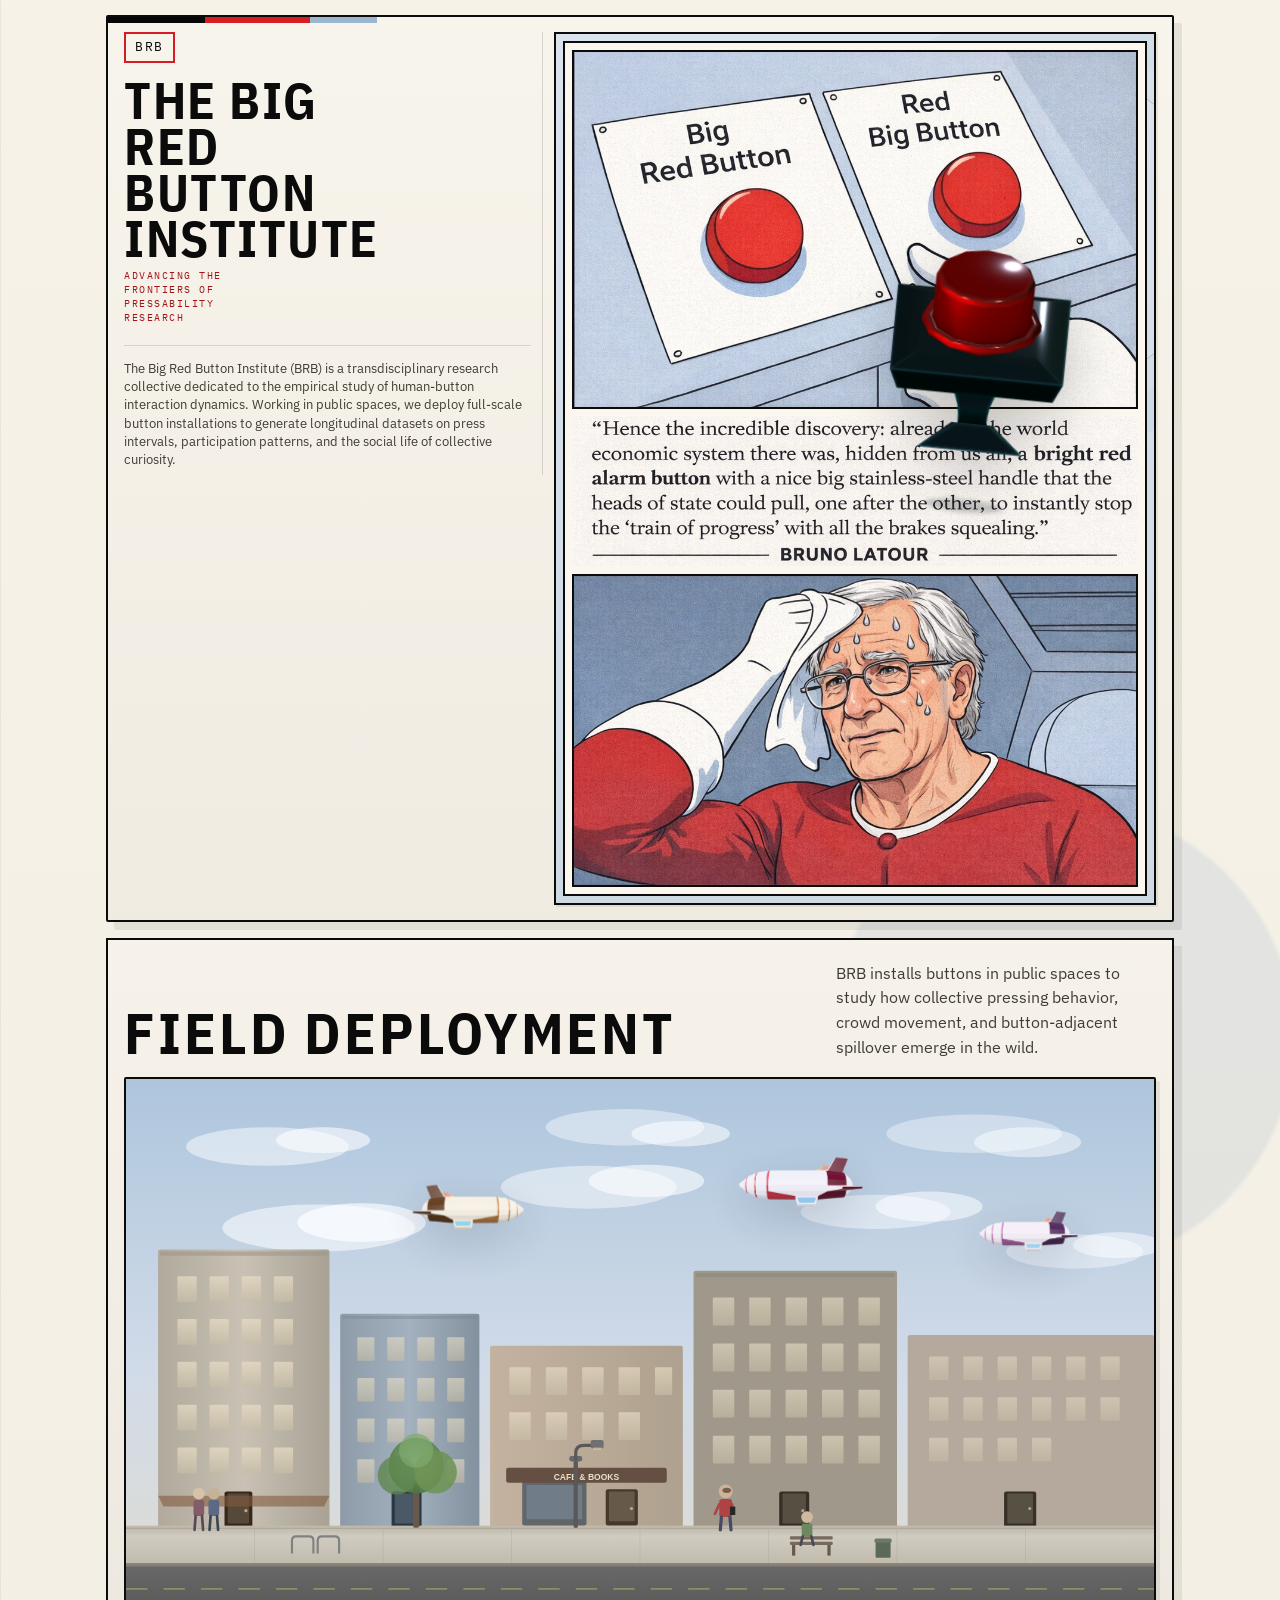
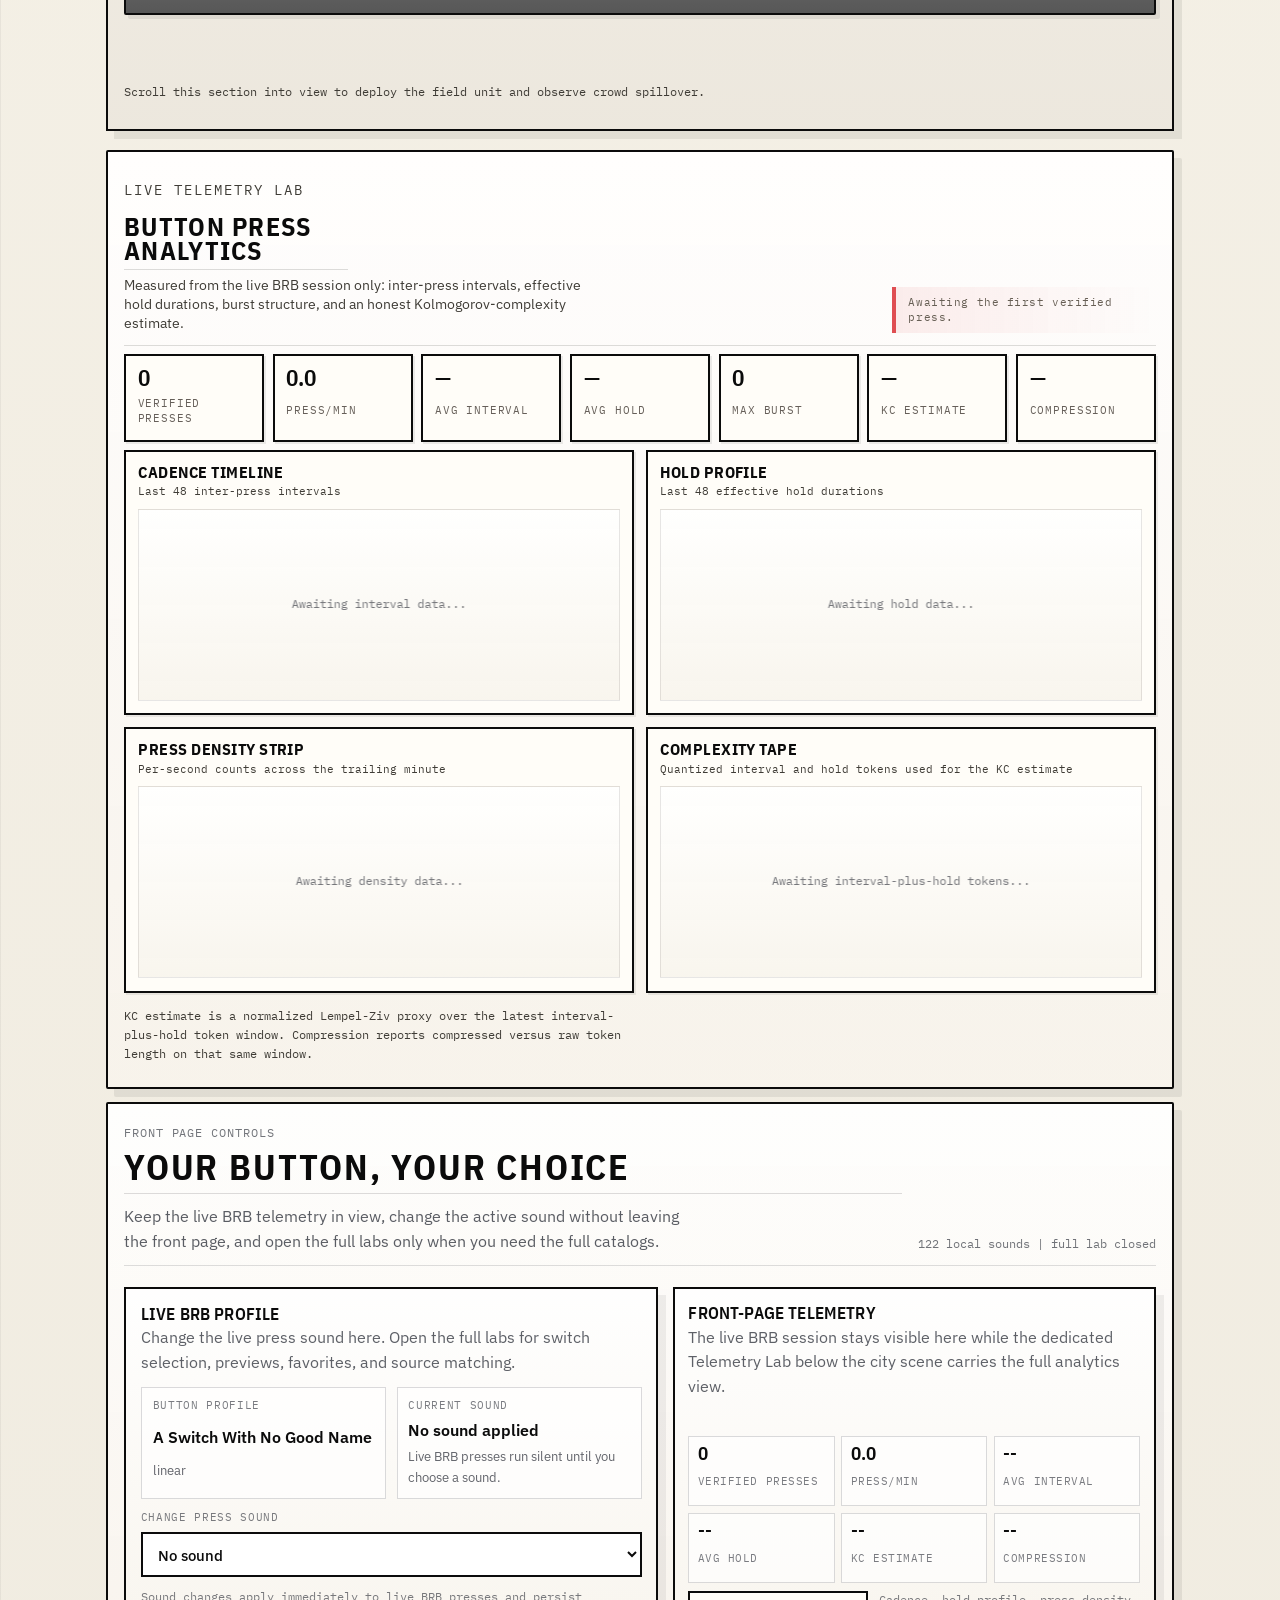
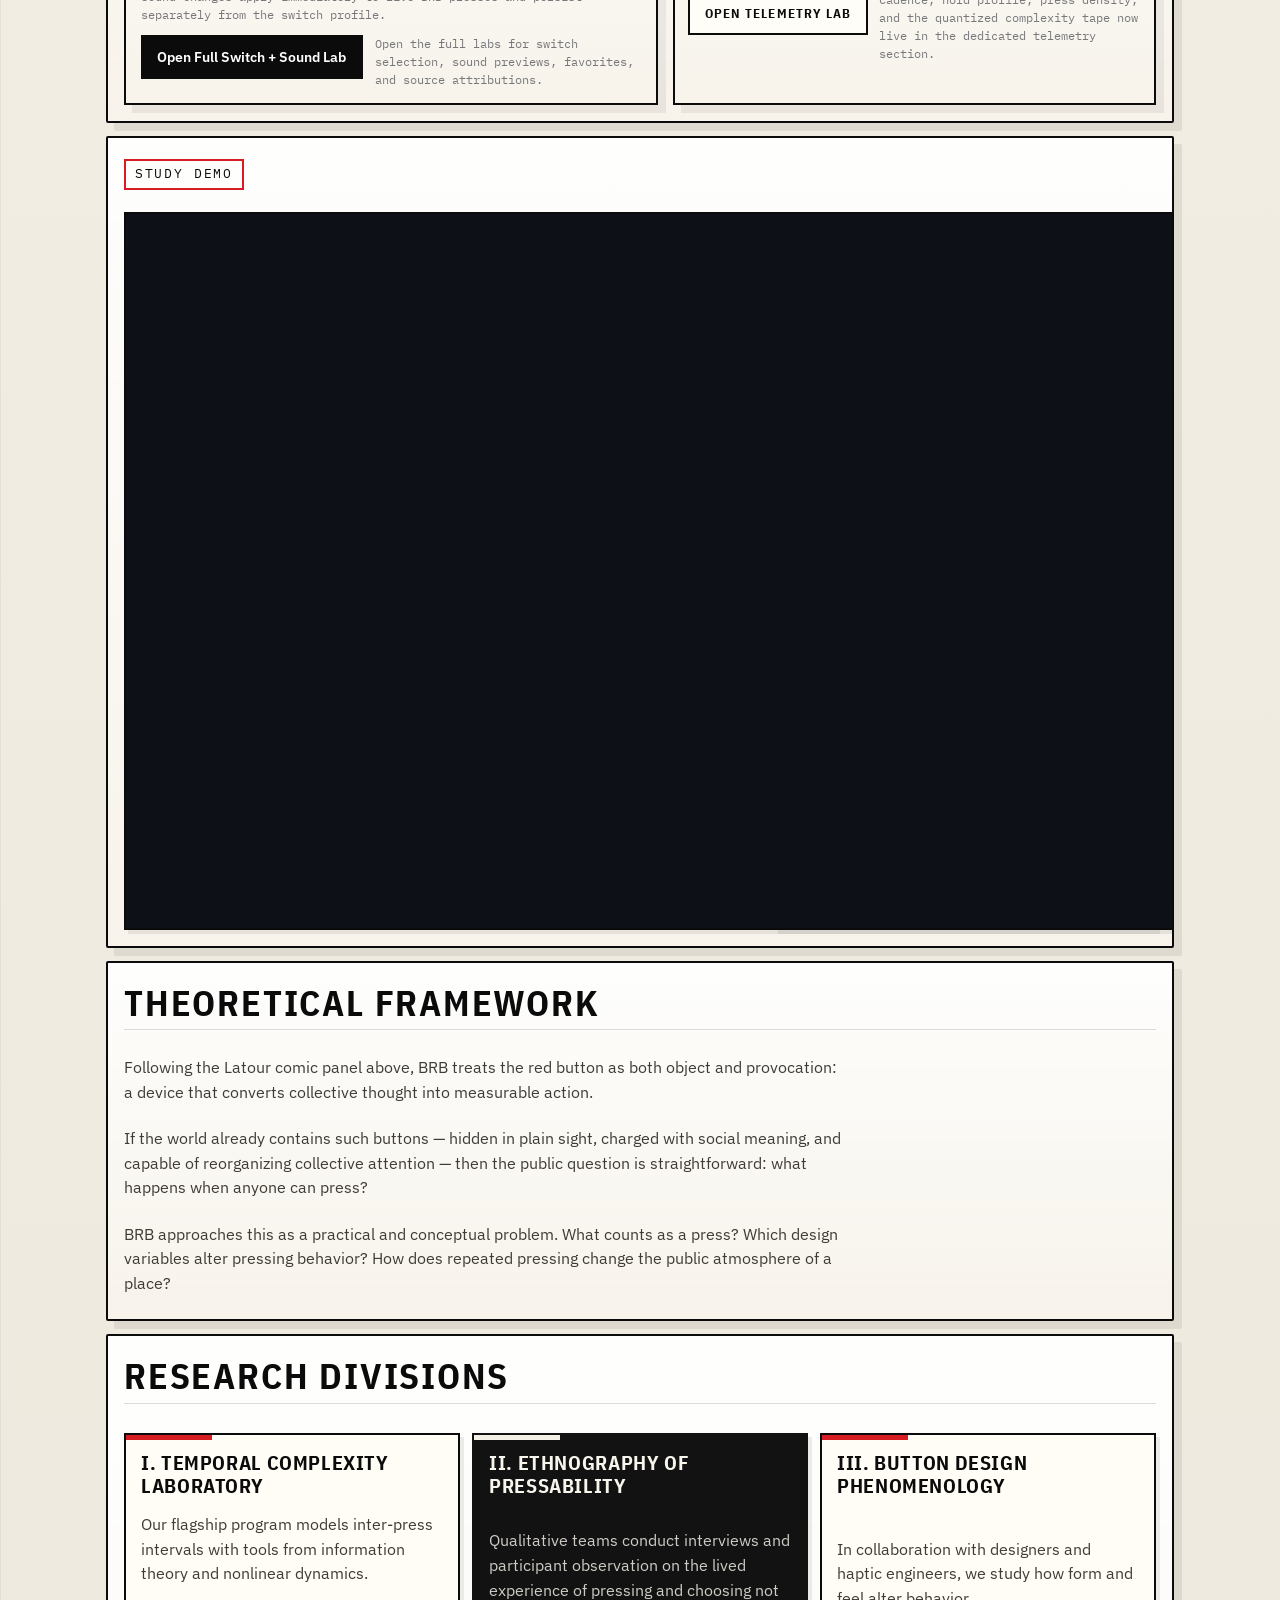
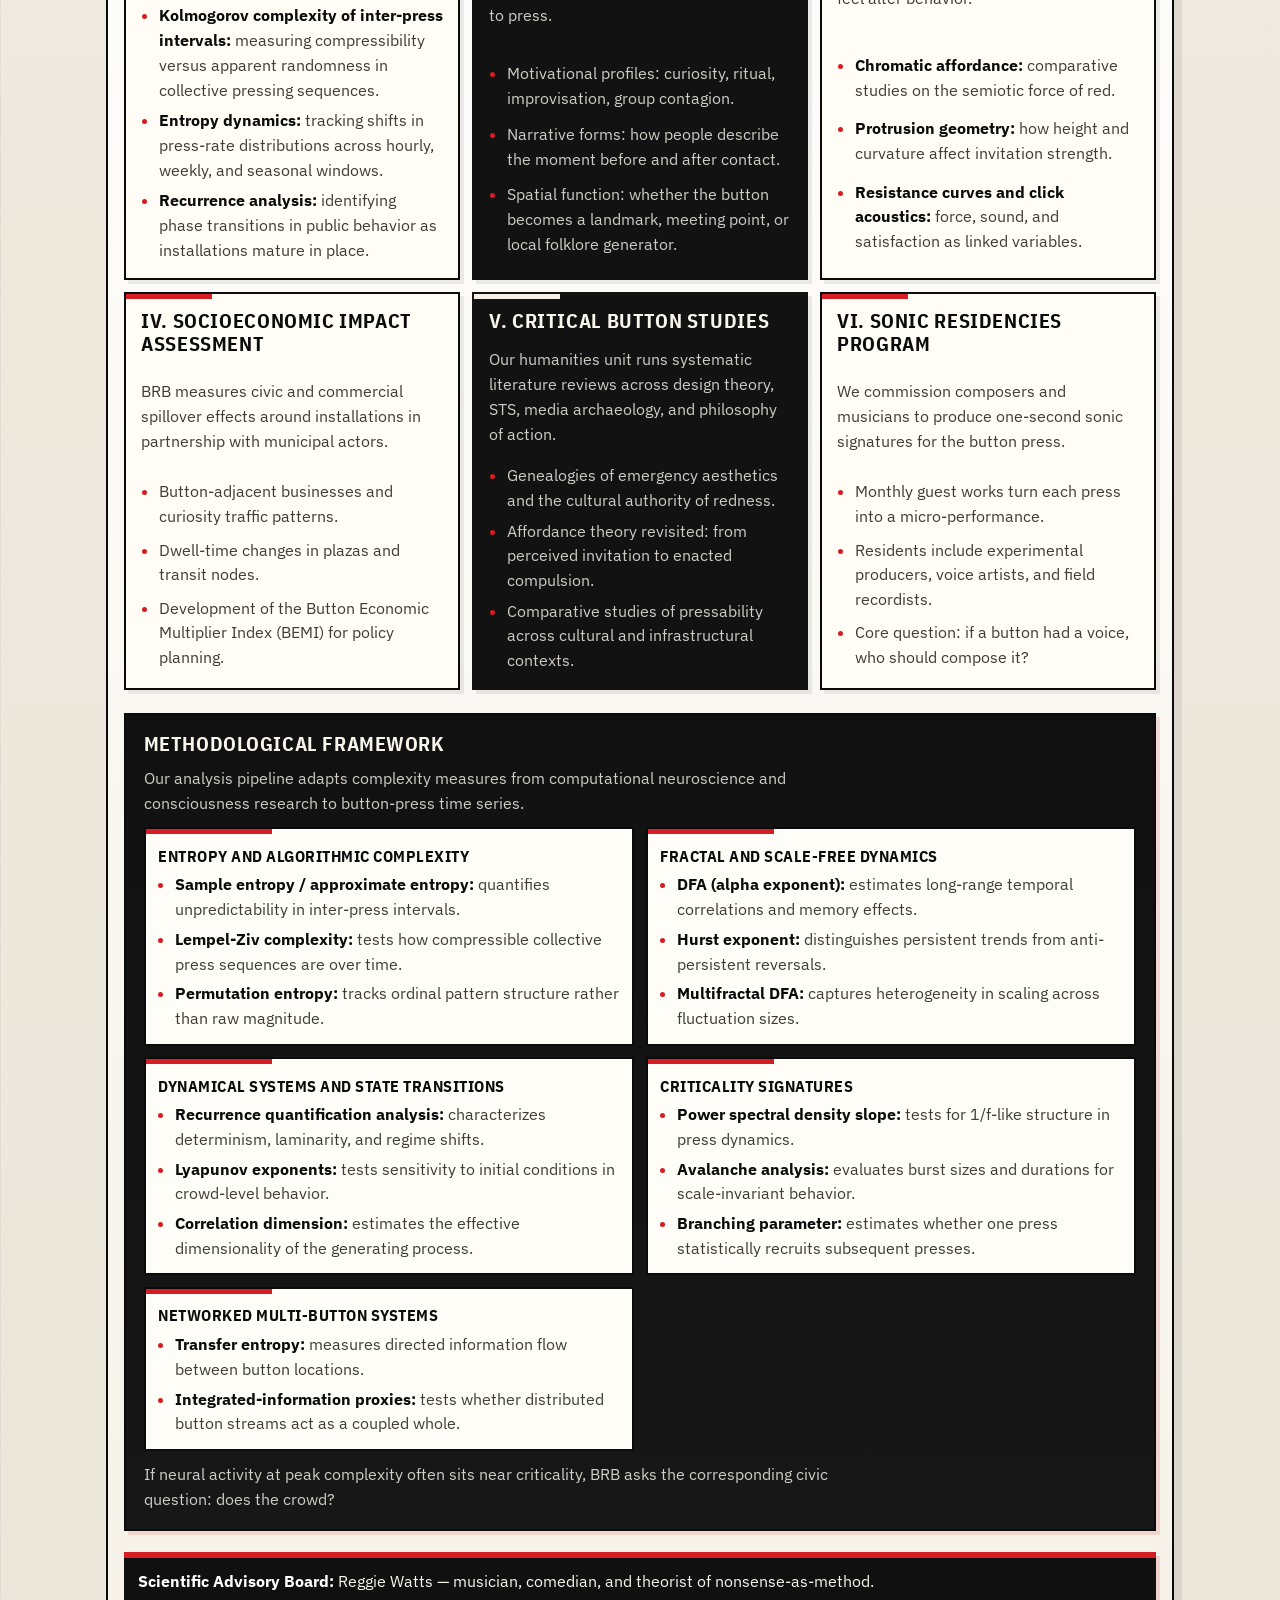
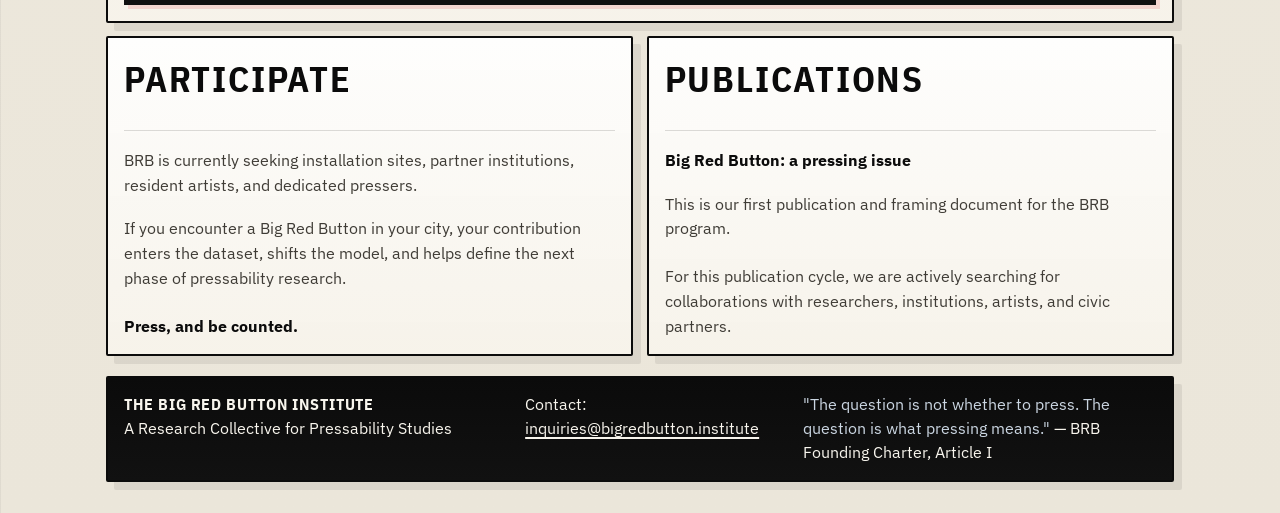
<file: index.html>
﻿<!doctype html>
<html lang="en">
<head>
  <meta charset="utf-8">
  <meta name="viewport" content="width=device-width, initial-scale=1">
  <title>The Big Red Button Institute (BRB)</title>
  <meta name="description" content="The Big Red Button Institute (BRB) studies public button pressing through computational, ethnographic, design, and artistic research.">
  <link rel="preconnect" href="https://fonts.googleapis.com">
  <link rel="preconnect" href="https://fonts.gstatic.com" crossorigin>
  <link href="https://fonts.googleapis.com/css2?family=IBM+Plex+Sans:wght@400;500;600;700&family=IBM+Plex+Sans+Condensed:wght@500;600;700&family=IBM+Plex+Mono:wght@400;500;600&display=swap" rel="stylesheet">

  <link rel="stylesheet" href="visual-workover.css?v=20260320a">
  <link rel="stylesheet" href="switch-lab.css?v=20260319a">
  <link rel="stylesheet" href="sound-lab.css?v=20260315a">
  <link rel="stylesheet" href="button-choice.css?v=20260319a">
  <script type="module" src="vendor/model-viewer.min.js"></script>
</head>
<body class="visual-workover">
  <canvas id="ambientCanvas"></canvas>
  <div class="screen-flash" id="screenFlash"></div>
  <div class="shockwave" id="pedestalShockwave"></div>
  <div class="pedestal-float" id="pedestalFloat" aria-label="Floating field button">
    <button class="pedestal-float__button" id="pedestalButton" type="button" aria-label="Press the floating field button">
      <span class="pedestal-float__stage" aria-hidden="true">
        <img
          class="pedestal-float__model"
          id="pedestalFrame"
          src="Images/poly-button-press-00.png"
          alt=""
          width="420"
          height="475"
          decoding="async"
          fetchpriority="high"
        >
      </span>
    </button>
  </div>

  <div class="shell">
    <header class="hero reveal">
      <div class="hero-top">
        <div class="hero-intro">
          <span class="eyebrow">BRB</span>
          <h1>The Big Red Button Institute</h1>
          <p class="subhead">Advancing the Frontiers of Pressability Research</p>
          <div class="hero-mission">
            <p>The Big Red Button Institute (BRB) is a transdisciplinary research collective dedicated to the empirical study of human-button interaction dynamics. Working in public spaces, we deploy full-scale button installations to generate longitudinal datasets on press intervals, participation patterns, and the social life of collective curiosity.</p>
          </div>
        </div>
        <figure class="hero-latour">
          <div class="hero-latour__page" role="img" aria-label="Bruno Latour comic panel with a bright red alarm button.">
            <img class="hero-latour__slice hero-latour__slice--top" src="Images/Latour-top-panel.png" alt="">
            <img class="hero-latour__slice hero-latour__slice--quote" src="Images/Latour-quote-block.png" alt="">
            <img class="hero-latour__slice hero-latour__slice--bottom" src="Images/Latour-bottom-panel.png" alt="">
          </div>
        </figure>
      </div>
    </header>

    <section class="field-section reveal" id="fieldSection">
      <div class="field-header">
        <h2>Field Deployment</h2>
        <p>BRB installs buttons in public spaces to study how collective pressing behavior, crowd movement, and button-adjacent spillover emerge in the wild.</p>
      </div>
      <div class="scene-wrap" id="sceneWrap">
        <svg class="street-svg" viewBox="0 -80 960 500" xmlns="http://www.w3.org/2000/svg" preserveAspectRatio="xMidYMid slice">
          <defs>
            <linearGradient id="skyG" x1="0" y1="0" x2="0" y2="1"><stop offset="0%" stop-color="#a8c4e0"></stop><stop offset="55%" stop-color="#cdd9e8"></stop><stop offset="100%" stop-color="#ddd8cc"></stop></linearGradient>
            <linearGradient id="bldgA" x1="0" y1="0" x2="1" y2="0"><stop offset="0%" stop-color="#b0a898"></stop><stop offset="50%" stop-color="#c7bfb0"></stop><stop offset="100%" stop-color="#a8a090"></stop></linearGradient>
            <linearGradient id="bldgB" x1="0" y1="0" x2="1" y2="0"><stop offset="0%" stop-color="#8b9aaa"></stop><stop offset="50%" stop-color="#a0b0c0"></stop><stop offset="100%" stop-color="#8090a0"></stop></linearGradient>
            <linearGradient id="bldgC" x1="0" y1="0" x2="1" y2="0"><stop offset="0%" stop-color="#c4b09a"></stop><stop offset="100%" stop-color="#b0a08a"></stop></linearGradient>
            <linearGradient id="sidewalkG" x1="0" y1="0" x2="0" y2="1"><stop offset="0%" stop-color="#d4cfc2"></stop><stop offset="100%" stop-color="#bfb8a8"></stop></linearGradient>
            <linearGradient id="roadG" x1="0" y1="0" x2="0" y2="1"><stop offset="0%" stop-color="#6a6a6a"></stop><stop offset="100%" stop-color="#585858"></stop></linearGradient>
            <radialGradient id="treeG" cx="50%" cy="40%" r="55%"><stop offset="0%" stop-color="#7aab65"></stop><stop offset="70%" stop-color="#5a8a48"></stop><stop offset="100%" stop-color="#4a7a3a"></stop></radialGradient>
            <linearGradient id="winG" x1="0" y1="0" x2="0" y2="1"><stop offset="0%" stop-color="#e8dcc0"></stop><stop offset="100%" stop-color="#c8bca0"></stop></linearGradient>
            <linearGradient id="groundSh" x1="0" y1="0" x2="0" y2="1"><stop offset="0%" stop-color="rgba(60,50,40,.15)"></stop><stop offset="100%" stop-color="rgba(60,50,40,0)"></stop></linearGradient>
          </defs>
          <rect x="0" y="-80" width="960" height="500" fill="url(#skyG)"></rect>
          <ellipse cx="132" cy="-16" rx="76" ry="18" fill="rgba(255,255,255,.44)"></ellipse><ellipse cx="184" cy="-22" rx="44" ry="12" fill="rgba(255,255,255,.55)"></ellipse>
          <ellipse cx="466" cy="-34" rx="74" ry="17" fill="rgba(255,255,255,.38)"></ellipse><ellipse cx="518" cy="-28" rx="46" ry="12" fill="rgba(255,255,255,.5)"></ellipse>
          <ellipse cx="792" cy="-28" rx="82" ry="18" fill="rgba(255,255,255,.34)"></ellipse><ellipse cx="842" cy="-20" rx="50" ry="14" fill="rgba(255,255,255,.42)"></ellipse>
          <ellipse cx="180" cy="60" rx="90" ry="22" fill="rgba(255,255,255,.5)"></ellipse><ellipse cx="220" cy="55" rx="60" ry="18" fill="rgba(255,255,255,.6)"></ellipse>
          <ellipse cx="432" cy="22" rx="82" ry="20" fill="rgba(255,255,255,.42)"></ellipse><ellipse cx="486" cy="16" rx="54" ry="15" fill="rgba(255,255,255,.54)"></ellipse>
          <ellipse cx="700" cy="45" rx="70" ry="16" fill="rgba(255,255,255,.4)"></ellipse><ellipse cx="750" cy="40" rx="50" ry="14" fill="rgba(255,255,255,.5)"></ellipse>
          <ellipse cx="886" cy="82" rx="64" ry="16" fill="rgba(255,255,255,.36)"></ellipse><ellipse cx="926" cy="76" rx="42" ry="12" fill="rgba(255,255,255,.46)"></ellipse>
          <rect x="30" y="80" width="160" height="260" rx="2" fill="url(#bldgA)"></rect><rect x="32" y="82" width="156" height="4" fill="rgba(160,150,135,.6)"></rect>
          <g fill="url(#winG)" opacity=".7"><rect x="48" y="105" width="18" height="24" rx="1"></rect><rect x="78" y="105" width="18" height="24" rx="1"></rect><rect x="108" y="105" width="18" height="24" rx="1"></rect><rect x="138" y="105" width="18" height="24" rx="1"></rect><rect x="48" y="145" width="18" height="24" rx="1"></rect><rect x="78" y="145" width="18" height="24" rx="1"></rect><rect x="108" y="145" width="18" height="24" rx="1"></rect><rect x="138" y="145" width="18" height="24" rx="1"></rect><rect x="48" y="185" width="18" height="24" rx="1"></rect><rect x="78" y="185" width="18" height="24" rx="1"></rect><rect x="108" y="185" width="18" height="24" rx="1"></rect><rect x="138" y="185" width="18" height="24" rx="1"></rect><rect x="48" y="225" width="18" height="24" rx="1"></rect><rect x="78" y="225" width="18" height="24" rx="1"></rect><rect x="108" y="225" width="18" height="24" rx="1"></rect><rect x="138" y="225" width="18" height="24" rx="1"></rect><rect x="48" y="265" width="18" height="24" rx="1"></rect><rect x="78" y="265" width="18" height="24" rx="1"></rect><rect x="108" y="265" width="18" height="24" rx="1"></rect><rect x="138" y="265" width="18" height="24" rx="1"></rect></g>
          <rect x="92" y="306" width="26" height="34" rx="2" fill="#3a2a1a"></rect><rect x="95" y="308" width="20" height="28" rx="1" fill="#5a4a38"></rect><circle cx="112" cy="324" r="1.5" fill="#c0a870"></circle>
          <path d="M30,310 L190,310 L185,320 L35,320 Z" fill="#8a5a3a" opacity=".6"></path>
          <rect x="200" y="140" width="130" height="200" rx="2" fill="url(#bldgB)"></rect><rect x="202" y="142" width="126" height="3" fill="rgba(120,140,160,.5)"></rect>
          <g fill="url(#winG)" opacity=".6"><rect x="216" y="162" width="16" height="22" rx="1"></rect><rect x="244" y="162" width="16" height="22" rx="1"></rect><rect x="272" y="162" width="16" height="22" rx="1"></rect><rect x="300" y="162" width="16" height="22" rx="1"></rect><rect x="216" y="200" width="16" height="22" rx="1"></rect><rect x="244" y="200" width="16" height="22" rx="1"></rect><rect x="272" y="200" width="16" height="22" rx="1"></rect><rect x="300" y="200" width="16" height="22" rx="1"></rect><rect x="216" y="238" width="16" height="22" rx="1"></rect><rect x="244" y="238" width="16" height="22" rx="1"></rect><rect x="272" y="238" width="16" height="22" rx="1"></rect><rect x="300" y="238" width="16" height="22" rx="1"></rect><rect x="216" y="276" width="16" height="22" rx="1"></rect><rect x="244" y="276" width="16" height="22" rx="1"></rect><rect x="272" y="276" width="16" height="22" rx="1"></rect><rect x="300" y="276" width="16" height="22" rx="1"></rect></g>
          <rect x="248" y="306" width="28" height="34" rx="2" fill="#2a3a4a"></rect><rect x="251" y="308" width="22" height="28" rx="1" fill="#4a5a6a"></rect><circle cx="270" cy="324" r="1.5" fill="#a0b0c0"></circle>
          <rect x="340" y="170" width="180" height="170" rx="2" fill="url(#bldgC)"></rect>
          <rect x="370" y="296" width="60" height="42" rx="2" fill="#3a4a5a" opacity=".7"></rect><rect x="374" y="300" width="52" height="32" rx="1" fill="#87a5c0" opacity=".35"></rect>
          <rect x="355" y="284" width="150" height="14" rx="2" fill="#6a5040"></rect><text x="430" y="295" text-anchor="middle" font-family="'Manrope',sans-serif" font-size="8" fill="#e8dcc0" font-weight="700">CAFE &amp; BOOKS</text>
          <g fill="url(#winG)" opacity=".65"><rect x="358" y="190" width="20" height="26" rx="1"></rect><rect x="392" y="190" width="20" height="26" rx="1"></rect><rect x="426" y="190" width="20" height="26" rx="1"></rect><rect x="460" y="190" width="20" height="26" rx="1"></rect><rect x="494" y="190" width="16" height="26" rx="1"></rect><rect x="358" y="232" width="20" height="26" rx="1"></rect><rect x="392" y="232" width="20" height="26" rx="1"></rect><rect x="426" y="232" width="20" height="26" rx="1"></rect><rect x="460" y="232" width="20" height="26" rx="1"></rect></g>
          <rect x="448" y="304" width="30" height="34" rx="2" fill="#4a3a2a"></rect><rect x="451" y="306" width="24" height="28" rx="1" fill="#6a5a48"></rect><circle cx="472" cy="322" r="1.5" fill="#c0a880"></circle>
          <rect x="530" y="100" width="190" height="240" rx="2" fill="#a09888"></rect><rect x="532" y="102" width="186" height="4" fill="rgba(140,130,118,.5)"></rect>
          <g fill="url(#winG)" opacity=".6"><rect x="548" y="125" width="20" height="26" rx="1"></rect><rect x="582" y="125" width="20" height="26" rx="1"></rect><rect x="616" y="125" width="20" height="26" rx="1"></rect><rect x="650" y="125" width="20" height="26" rx="1"></rect><rect x="684" y="125" width="20" height="26" rx="1"></rect><rect x="548" y="168" width="20" height="26" rx="1"></rect><rect x="582" y="168" width="20" height="26" rx="1"></rect><rect x="616" y="168" width="20" height="26" rx="1"></rect><rect x="650" y="168" width="20" height="26" rx="1"></rect><rect x="684" y="168" width="20" height="26" rx="1"></rect><rect x="548" y="211" width="20" height="26" rx="1"></rect><rect x="582" y="211" width="20" height="26" rx="1"></rect><rect x="616" y="211" width="20" height="26" rx="1"></rect><rect x="650" y="211" width="20" height="26" rx="1"></rect><rect x="684" y="211" width="20" height="26" rx="1"></rect><rect x="548" y="254" width="20" height="26" rx="1"></rect><rect x="582" y="254" width="20" height="26" rx="1"></rect><rect x="616" y="254" width="20" height="26" rx="1"></rect><rect x="650" y="254" width="20" height="26" rx="1"></rect><rect x="684" y="254" width="20" height="26" rx="1"></rect></g>
          <rect x="610" y="306" width="28" height="34" rx="2" fill="#3a3028"></rect><rect x="613" y="308" width="22" height="28" rx="1" fill="#5a5040"></rect><circle cx="632" cy="324" r="1.5" fill="#b0a080"></circle>
          <rect x="730" y="160" width="230" height="180" rx="2" fill="#b4a898"></rect>
          <g fill="url(#winG)" opacity=".5"><rect x="750" y="180" width="18" height="22" rx="1"></rect><rect x="782" y="180" width="18" height="22" rx="1"></rect><rect x="814" y="180" width="18" height="22" rx="1"></rect><rect x="846" y="180" width="18" height="22" rx="1"></rect><rect x="878" y="180" width="18" height="22" rx="1"></rect><rect x="910" y="180" width="18" height="22" rx="1"></rect><rect x="750" y="218" width="18" height="22" rx="1"></rect><rect x="782" y="218" width="18" height="22" rx="1"></rect><rect x="814" y="218" width="18" height="22" rx="1"></rect><rect x="846" y="218" width="18" height="22" rx="1"></rect><rect x="878" y="218" width="18" height="22" rx="1"></rect><rect x="910" y="218" width="18" height="22" rx="1"></rect><rect x="750" y="256" width="18" height="22" rx="1"></rect><rect x="782" y="256" width="18" height="22" rx="1"></rect><rect x="814" y="256" width="18" height="22" rx="1"></rect><rect x="846" y="256" width="18" height="22" rx="1"></rect></g>
          <rect x="820" y="306" width="30" height="34" rx="2" fill="#3a3228"></rect><rect x="823" y="308" width="24" height="28" rx="1" fill="#5a5242"></rect><circle cx="844" cy="322" r="1.5" fill="#b0a080"></circle>
          <rect x="0" y="340" width="960" height="35" fill="url(#sidewalkG)"></rect><rect x="0" y="338" width="960" height="3" fill="#c0b8a5"></rect>
          <g stroke="rgba(160,150,135,.3)" stroke-width=".8"><line x1="120" y1="342" x2="120" y2="375"></line><line x1="240" y1="342" x2="240" y2="375"></line><line x1="360" y1="342" x2="360" y2="375"></line><line x1="480" y1="342" x2="480" y2="375"></line><line x1="600" y1="342" x2="600" y2="375"></line><line x1="720" y1="342" x2="720" y2="375"></line><line x1="840" y1="342" x2="840" y2="375"></line></g>
          <rect x="0" y="340" width="960" height="8" fill="url(#groundSh)"></rect>
          <rect x="0" y="375" width="960" height="45" fill="url(#roadG)"></rect>
          <g stroke="#d4cc60" stroke-width="1.5" stroke-dasharray="20 15" opacity=".4"><line x1="0" y1="397" x2="960" y2="397"></line></g>
          <rect x="0" y="373" width="960" height="3" fill="#8a8070"></rect>
          <rect x="418" y="275" width="4" height="65" rx="1" fill="#5a5a5a"></rect><rect x="414" y="273" width="12" height="5" rx="2" fill="#6a6a6a"></rect>
          <path d="M420,276 L420,270 Q420,263 428,263 L438,263" fill="none" stroke="#5a5a5a" stroke-width="3" stroke-linecap="round"></path>
          <rect x="434" y="258" width="12" height="8" rx="2" fill="#707070"></rect><rect x="436" y="265" width="8" height="2" fill="#ffeeaa" opacity=".4"></rect>
          <rect x="268" y="296" width="6" height="44" rx="2" fill="#6a5a4a"></rect>
          <circle cx="271" cy="282" r="26" fill="url(#treeG)" opacity=".9"></circle><circle cx="253" cy="291" r="18" fill="#5a8a48" opacity=".8"></circle><circle cx="289" cy="288" r="20" fill="#68964a" opacity=".85"></circle><circle cx="271" cy="268" r="16" fill="#7aab65" opacity=".7"></circle>
          <g transform="translate(620,348)"><rect x="0" y="0" width="40" height="3" rx="1" fill="#7a6a5a"></rect><rect x="0" y="5" width="40" height="3" rx="1" fill="#7a6a5a"></rect><rect x="2" y="8" width="3" height="10" fill="#6a5a4a"></rect><rect x="35" y="8" width="3" height="10" fill="#6a5a4a"></rect></g>
          <g transform="translate(155,352)"><path d="M0,12 L0,0 Q0,-4 4,-4 L16,-4 Q20,-4 20,0 L20,12" fill="none" stroke="#808080" stroke-width="2"></path><path d="M24,12 L24,0 Q24,-4 28,-4 L40,-4 Q44,-4 44,0 L44,12" fill="none" stroke="#808080" stroke-width="2"></path></g>
          <g transform="translate(700,348)"><rect x="0" y="4" width="14" height="16" rx="1" fill="#5a6a5a"></rect><rect x="-1" y="2" width="16" height="4" rx="1.5" fill="#6a7a6a"></rect></g>
          <ellipse id="landingSpot" cx="500" cy="362" rx="11.2" ry="2.1" fill="rgba(223,44,44,0)" stroke="rgba(223,44,44,0)" stroke-width="1" stroke-dasharray="3 2"></ellipse>
          <g id="person1"><circle cx="0" cy="-24" r="6" fill="#e0c8a0"></circle><ellipse cx="-1" cy="-25" rx="3" ry="2" fill="#5a4030" opacity=".7"></ellipse><rect x="-5" y="-18" width="10" height="16" rx="2.5" fill="#4a6a8a"></rect><line x1="-3" y1="-2" x2="-5" y2="10" stroke="#3a4a5a" stroke-width="3" stroke-linecap="round"></line><line x1="3" y1="-2" x2="5" y2="10" stroke="#3a4a5a" stroke-width="3" stroke-linecap="round"></line><line x1="-5" y1="-14" x2="-9" y2="-4" stroke="#4a6a8a" stroke-width="2.5" stroke-linecap="round"></line><line x1="5" y1="-14" x2="9" y2="-4" stroke="#4a6a8a" stroke-width="2.5" stroke-linecap="round"></line></g>
          <g id="person2"><circle cx="0" cy="-26" r="6.5" fill="#d4b090"></circle><ellipse cx="1" cy="-27" rx="4" ry="2.5" fill="#3a2a1a" opacity=".6"></ellipse><rect x="-6" y="-19" width="12" height="17" rx="2.5" fill="#c04040"></rect><line x1="-4" y1="-2" x2="-5" y2="10" stroke="#4a4a6a" stroke-width="3" stroke-linecap="round"></line><line x1="4" y1="-2" x2="5" y2="10" stroke="#4a4a6a" stroke-width="3" stroke-linecap="round"></line><line x1="-6" y1="-14" x2="-10" y2="-5" stroke="#c04040" stroke-width="2.5" stroke-linecap="round"></line><line x1="6" y1="-14" x2="6" y2="-6" stroke="#c04040" stroke-width="2.5" stroke-linecap="round"></line><rect x="4" y="-12" width="5" height="8" rx=".5" fill="#2a2a2a"></rect></g>
          <g id="person3"><circle cx="0" cy="-24" r="6" fill="#c0a888"></circle><ellipse cx="0" cy="-26" rx="5" ry="3" fill="#2a2a3a" opacity=".5"></ellipse><rect x="-5" y="-18" width="10" height="16" rx="2.5" fill="#5a5a7a"></rect><line x1="-3" y1="-2" x2="-4" y2="10" stroke="#4a4a5a" stroke-width="3" stroke-linecap="round"></line><line x1="3" y1="-2" x2="5" y2="10" stroke="#4a4a5a" stroke-width="3" stroke-linecap="round"></line><line x1="-5" y1="-14" x2="-8" y2="-3" stroke="#5a5a7a" stroke-width="2.5" stroke-linecap="round"></line><line x1="5" y1="-14" x2="8" y2="-3" stroke="#5a5a7a" stroke-width="2.5" stroke-linecap="round"></line></g>
          <g id="person4">
            <g id="person4Bubble" display="none" opacity="0">
              <path d="M34,-40 L46,-24 L58,-40" fill="rgba(255,252,246,.96)" stroke="rgba(26,30,40,.18)" stroke-width="1"></path>
              <rect x="20" y="-188" width="268" height="158" rx="12" fill="rgba(255,252,246,.96)" stroke="rgba(26,30,40,.18)" stroke-width="1"></rect>
              <text id="person4Speaker" x="40" y="-165" fill="#df2c2c" font-family="'IBM Plex Mono',monospace" font-size="7.4" font-weight="700">Reggie Watts</text>
              <text id="person4Quote" x="40" y="-135" fill="#1a1e28" font-family="'IBM Plex Mono',monospace" font-size="9.2" font-weight="700">
                <tspan x="40" dy="0">Locate the red probability disc.</tspan>
              </text>
              <text id="person4Role" x="40" y="-54" fill="#7a7164" font-family="'IBM Plex Mono',monospace" font-size="6.8" font-weight="600">Scientific Advisory Board</text>
            </g>
            <rect x="-6" y="-18" width="12" height="17" rx="2.5" fill="#7a3d33"></rect>
            <line x1="-4" y1="-2" x2="-6" y2="10" stroke="#47394b" stroke-width="3" stroke-linecap="round"></line>
            <line x1="4" y1="-2" x2="6" y2="10" stroke="#47394b" stroke-width="3" stroke-linecap="round"></line>
            <line x1="-6" y1="-14" x2="-10" y2="-5" stroke="#7a3d33" stroke-width="2.5" stroke-linecap="round"></line>
            <line x1="6" y1="-14" x2="10" y2="-6" stroke="#7a3d33" stroke-width="2.5" stroke-linecap="round"></line>
            <rect x="-6.5" y="-10" width="13" height="3" rx="1.5" fill="#a13b2f" opacity=".85"></rect>
            <image href="Images/ReggieWatts/reggiewatts.png" x="-34" y="-60" width="68" height="68" preserveAspectRatio="xMidYMid meet"></image>
          </g>
          <g transform="translate(636,344)"><circle cx="0" cy="-14" r="5.5" fill="#d0b898"></circle><rect x="-5" y="-8" width="10" height="12" rx="2" fill="#6a8a5a"></rect><line x1="-4" y1="4" x2="-6" y2="12" stroke="#4a4a5a" stroke-width="2.5" stroke-linecap="round"></line><line x1="4" y1="4" x2="6" y2="12" stroke="#4a4a5a" stroke-width="2.5" stroke-linecap="round"></line></g>
          <g transform="translate(68,332)"><circle cx="0" cy="-24" r="5.5" fill="#d8c0a0"></circle><rect x="-5" y="-18" width="10" height="15" rx="2" fill="#8a5a6a"></rect><line x1="-3" y1="-3" x2="-4" y2="10" stroke="#5a4a5a" stroke-width="2.5" stroke-linecap="round"></line><line x1="3" y1="-3" x2="4" y2="10" stroke="#5a4a5a" stroke-width="2.5" stroke-linecap="round"></line></g>
          <g transform="translate(82,332)"><circle cx="0" cy="-24" r="5.5" fill="#c8b090"></circle><rect x="-5" y="-18" width="10" height="15" rx="2" fill="#5a6a8a"></rect><line x1="-3" y1="-3" x2="-4" y2="10" stroke="#3a4a5a" stroke-width="2.5" stroke-linecap="round"></line><line x1="3" y1="-3" x2="4" y2="10" stroke="#3a4a5a" stroke-width="2.5" stroke-linecap="round"></line></g>
          <g id="crowdLayer"></g>
          <g id="dollarNetworkLayer"></g>
          <g id="dollarLayer"></g>
        </svg>
        <div class="scene-airships" id="sceneAirships" aria-hidden="true"></div>
        <div class="scene-dock-halo" id="sceneDockHalo" aria-hidden="true"></div>
        <div class="scene-status" id="sceneStatus">FIELD UNIT DEPLOYING...</div>
      </div>
      <div class="bemi-bar" id="bemiBar">
        <span>Button Economic Multiplier Index:</span>
        <span class="bemi-val" id="bemiVal">0.00</span>
      </div>
      <p class="field-caption" id="fieldCaption">Scroll this section into view to deploy the field unit and observe crowd spillover.</p>
    </section>

    <main class="stack">
      <section class="panel reveal telemetry-lab-panel" id="telemetryLabPanel" aria-labelledby="telemetryLabTitle">
        <div class="telemetry-lab-panel__head">
          <div class="telemetry-lab-panel__copy">
            <p class="mono telemetry-lab-panel__kicker">Live Telemetry Lab</p>
            <h2 id="telemetryLabTitle">Button Press Analytics</h2>
            <p class="telemetry-lab-panel__lede">Measured from the live BRB session only: inter-press intervals, effective hold durations, burst structure, and an honest Kolmogorov-complexity estimate.</p>
          </div>
          <p class="telemetry-lab-panel__status" id="telemetryLabStatus">Awaiting the first verified press.</p>
        </div>
        <div class="telemetry-lab-summary" aria-label="Telemetry summary">
          <div class="telemetry-lab-summary__item">
            <div class="telemetry-lab-summary__value" id="telemetryLabCount">0</div>
            <div class="telemetry-lab-summary__label">Verified presses</div>
          </div>
          <div class="telemetry-lab-summary__item">
            <div class="telemetry-lab-summary__value" id="telemetryLabRate">0.0</div>
            <div class="telemetry-lab-summary__label">Press/min</div>
          </div>
          <div class="telemetry-lab-summary__item">
            <div class="telemetry-lab-summary__value" id="telemetryLabAvgInterval">--</div>
            <div class="telemetry-lab-summary__label">Avg interval</div>
          </div>
          <div class="telemetry-lab-summary__item">
            <div class="telemetry-lab-summary__value" id="telemetryLabAvgHold">--</div>
            <div class="telemetry-lab-summary__label">Avg hold</div>
          </div>
          <div class="telemetry-lab-summary__item">
            <div class="telemetry-lab-summary__value" id="telemetryLabBurst">0</div>
            <div class="telemetry-lab-summary__label">Max burst</div>
          </div>
          <div class="telemetry-lab-summary__item">
            <div class="telemetry-lab-summary__value" id="telemetryLabComplexity">--</div>
            <div class="telemetry-lab-summary__label">KC estimate</div>
          </div>
          <div class="telemetry-lab-summary__item">
            <div class="telemetry-lab-summary__value" id="telemetryLabCompression">--</div>
            <div class="telemetry-lab-summary__label">Compression</div>
          </div>
        </div>
        <div class="telemetry-lab-grid">
          <article class="telemetry-lab-card" aria-labelledby="telemetryLabCadenceTitle">
            <div class="telemetry-lab-card__head">
              <h3 id="telemetryLabCadenceTitle">Cadence Timeline</h3>
              <p>Last 48 inter-press intervals</p>
            </div>
            <canvas id="telemetryLabCadence" aria-label="Inter-press interval timeline"></canvas>
          </article>
          <article class="telemetry-lab-card" aria-labelledby="telemetryLabHoldTitle">
            <div class="telemetry-lab-card__head">
              <h3 id="telemetryLabHoldTitle">Hold Profile</h3>
              <p>Last 48 effective hold durations</p>
            </div>
            <canvas id="telemetryLabHold" aria-label="Press hold duration profile"></canvas>
          </article>
          <article class="telemetry-lab-card" aria-labelledby="telemetryLabDensityTitle">
            <div class="telemetry-lab-card__head">
              <h3 id="telemetryLabDensityTitle">Press Density Strip</h3>
              <p>Per-second counts across the trailing minute</p>
            </div>
            <canvas id="telemetryLabDensity" aria-label="Per-second press density across the trailing minute"></canvas>
          </article>
          <article class="telemetry-lab-card" aria-labelledby="telemetryLabTapeTitle">
            <div class="telemetry-lab-card__head">
              <h3 id="telemetryLabTapeTitle">Complexity Tape</h3>
              <p>Quantized interval and hold tokens used for the KC estimate</p>
            </div>
            <canvas id="telemetryLabTape" aria-label="Quantized interval and hold token tape"></canvas>
          </article>
        </div>
        <p class="telemetry-lab-panel__note">KC estimate is a normalized Lempel-Ziv proxy over the latest interval-plus-hold token window. Compression reports compressed versus raw token length on that same window.</p>
      </section>

      <section class="panel reveal button-choice-panel" id="buttonChoicePanel" aria-labelledby="buttonChoiceTitle">
        <div class="button-choice-panel__head">
          <div class="button-choice-panel__copy">
            <p class="mono button-choice-panel__kicker">Front Page Controls</p>
            <h2 class="button-choice-panel__title" id="buttonChoiceTitle">Your Button, Your Choice</h2>
            <p class="button-choice-panel__lede">Keep the live BRB telemetry in view, change the active sound without leaving the front page, and open the full labs only when you need the full catalogs.</p>
          </div>
          <div class="button-choice-panel__meta" id="buttonChoiceMeta">Loading front-page controls...</div>
        </div>
        <div class="button-choice-root" id="buttonChoiceRoot" data-state="loading">
          <p class="button-choice-loading">Loading BRB sound controls and live telemetry.</p>
        </div>
      </section>

      <div class="lab-deck" id="labDeck" hidden>
        <section class="panel reveal switch-lab-panel" id="switchLabPanel" aria-labelledby="switchLabTitle">
          <div class="switch-lab-panel__head">
            <div class="switch-lab-panel__copy">
              <p class="mono switch-lab-panel__kicker">SwitchesDB Sync</p>
              <h2 class="switch-lab-panel__title" id="switchLabTitle">Switch Lab</h2>
              <p class="switch-lab-panel__lede">Measured switch profiles for the BRB button, drawn from SwitchesDB and applied here without sending anyone off-site.</p>
            </div>
            <div class="switch-lab-panel__meta" id="switchLabMeta">Loading switch catalog...</div>
          </div>
          <div class="switch-lab-root" id="switchLabRoot" data-state="loading">
            <p class="switch-lab-loading">Loading switch profiles from the local BRB sync cache.</p>
          </div>
        </section>

        <section class="panel reveal sound-lab-panel" id="soundLabPanel" aria-labelledby="soundLabTitle">
          <div class="sound-lab-panel__head">
            <div class="sound-lab-panel__copy">
              <p class="mono sound-lab-panel__kicker">Local Sound Catalog</p>
              <h2 class="sound-lab-panel__title" id="soundLabTitle">Sound Lab</h2>
              <p class="sound-lab-panel__lede">Preview and apply BRB-native press sounds from locally vendored MIT and GPL bundles, with source, license, and recommendation state kept visible.</p>
            </div>
            <div class="sound-lab-panel__meta" id="soundLabMeta">Loading sound catalog...</div>
          </div>
          <div class="sound-lab-root" id="soundLabRoot" data-state="loading">
            <p class="sound-lab-loading">Loading local sound sources and attribution data.</p>
          </div>
        </section>
      </div>

      <section class="panel reveal study-demo-panel" aria-labelledby="studyDemoTitle">
        <span class="eyebrow">Study Demo</span>
        <div class="video-feature">
          <div class="video-embed">
            <iframe
              src="https://www.youtube-nocookie.com/embed/ps7yAMZNh94"
              title="First Big Red Button VR Study Demo | Button Pressing Behavior in Virtual Reality"
              loading="lazy"
              referrerpolicy="strict-origin-when-cross-origin"
              allow="accelerometer; autoplay; clipboard-write; encrypted-media; gyroscope; picture-in-picture; web-share"
              allowfullscreen
            ></iframe>
          </div>
          <div class="video-copy">
            <p class="mono">YouTube upload: March 12, 2026</p>
            <h2 id="studyDemoTitle">First Big Red Button VR Study Demo</h2>
            <p>This demonstration presents the inaugural Big Red Button Institute virtual reality study on button-pressing behavior under conditions of maximal autonomy and minimal task demand.</p>
            <ul class="video-points">
              <li>Participants are immersed in a controlled virtual environment with a single large red button.</li>
              <li>A standardized audio track guides the session while preserving open-ended interaction.</li>
              <li>Pressing and non-pressing are treated as methodologically valid outcomes.</li>
            </ul>
            <p>The prototype is used to tune instruction cadence, button visibility, and the general atmosphere of button-adjacency before formal study deployment.</p>
            <div class="video-actions">
              <a class="video-link" href="https://www.youtube.com/watch?v=ps7yAMZNh94" target="_blank" rel="noopener noreferrer">Watch on YouTube</a>
            </div>
          </div>
        </div>
      </section>

      <section class="panel reveal theory-panel">
        <h2>Theoretical Framework</h2>
        <p>Following the Latour comic panel above, BRB treats the red button as both object and provocation: a device that converts collective thought into measurable action.</p>
        <p>If the world already contains such buttons &mdash; hidden in plain sight, charged with social meaning, and capable of reorganizing collective attention &mdash; then the public question is straightforward: what happens when anyone can press?</p>
        <p>BRB approaches this as a practical and conceptual problem. What counts as a press? Which design variables alter pressing behavior? How does repeated pressing change the public atmosphere of a place?</p>
      </section>

      <section class="panel reveal divisions-panel">
        <h2>Research Divisions</h2>
        <div class="division-grid">
          <article class="division">
            <h3>I. Temporal Complexity Laboratory</h3>
            <p>Our flagship program models inter-press intervals with tools from information theory and nonlinear dynamics.</p>
            <ul>
              <li><strong>Kolmogorov complexity of inter-press intervals:</strong> measuring compressibility versus apparent randomness in collective pressing sequences.</li>
              <li><strong>Entropy dynamics:</strong> tracking shifts in press-rate distributions across hourly, weekly, and seasonal windows.</li>
              <li><strong>Recurrence analysis:</strong> identifying phase transitions in public behavior as installations mature in place.</li>
            </ul>
          </article>
          <article class="division">
            <h3>II. Ethnography of Pressability</h3>
            <p>Qualitative teams conduct interviews and participant observation on the lived experience of pressing and choosing not to press.</p>
            <ul>
              <li>Motivational profiles: curiosity, ritual, improvisation, group contagion.</li>
              <li>Narrative forms: how people describe the moment before and after contact.</li>
              <li>Spatial function: whether the button becomes a landmark, meeting point, or local folklore generator.</li>
            </ul>
          </article>
          <article class="division">
            <h3>III. Button Design Phenomenology</h3>
            <p>In collaboration with designers and haptic engineers, we study how form and feel alter behavior.</p>
            <ul>
              <li><strong>Chromatic affordance:</strong> comparative studies on the semiotic force of red.</li>
              <li><strong>Protrusion geometry:</strong> how height and curvature affect invitation strength.</li>
              <li><strong>Resistance curves and click acoustics:</strong> force, sound, and satisfaction as linked variables.</li>
            </ul>
          </article>
          <article class="division">
            <h3>IV. Socioeconomic Impact Assessment</h3>
            <p>BRB measures civic and commercial spillover effects around installations in partnership with municipal actors.</p>
            <ul>
              <li>Button-adjacent businesses and curiosity traffic patterns.</li>
              <li>Dwell-time changes in plazas and transit nodes.</li>
              <li>Development of the Button Economic Multiplier Index (BEMI) for policy planning.</li>
            </ul>
          </article>
          <article class="division">
            <h3>V. Critical Button Studies</h3>
            <p>Our humanities unit runs systematic literature reviews across design theory, STS, media archaeology, and philosophy of action.</p>
            <ul>
              <li>Genealogies of emergency aesthetics and the cultural authority of redness.</li>
              <li>Affordance theory revisited: from perceived invitation to enacted compulsion.</li>
              <li>Comparative studies of pressability across cultural and infrastructural contexts.</li>
            </ul>
          </article>
          <article class="division">
            <h3>VI. Sonic Residencies Program</h3>
            <p>We commission composers and musicians to produce one-second sonic signatures for the button press.</p>
            <ul>
              <li>Monthly guest works turn each press into a micro-performance.</li>
              <li>Residents include experimental producers, voice artists, and field recordists.</li>
              <li>Core question: if a button had a voice, who should compose it?</li>
            </ul>
          </article>
        </div>
        <section class="methods-wrap" aria-label="Methodological framework">
          <h3>Methodological Framework</h3>
          <p>Our analysis pipeline adapts complexity measures from computational neuroscience and consciousness research to button-press time series.</p>
          <div class="methods-grid">
            <article class="method">
              <h4>Entropy and Algorithmic Complexity</h4>
              <ul>
                <li><strong>Sample entropy / approximate entropy:</strong> quantifies unpredictability in inter-press intervals.</li>
                <li><strong>Lempel-Ziv complexity:</strong> tests how compressible collective press sequences are over time.</li>
                <li><strong>Permutation entropy:</strong> tracks ordinal pattern structure rather than raw magnitude.</li>
              </ul>
            </article>
            <article class="method">
              <h4>Fractal and Scale-Free Dynamics</h4>
              <ul>
                <li><strong>DFA (alpha exponent):</strong> estimates long-range temporal correlations and memory effects.</li>
                <li><strong>Hurst exponent:</strong> distinguishes persistent trends from anti-persistent reversals.</li>
                <li><strong>Multifractal DFA:</strong> captures heterogeneity in scaling across fluctuation sizes.</li>
              </ul>
            </article>
            <article class="method">
              <h4>Dynamical Systems and State Transitions</h4>
              <ul>
                <li><strong>Recurrence quantification analysis:</strong> characterizes determinism, laminarity, and regime shifts.</li>
                <li><strong>Lyapunov exponents:</strong> tests sensitivity to initial conditions in crowd-level behavior.</li>
                <li><strong>Correlation dimension:</strong> estimates the effective dimensionality of the generating process.</li>
              </ul>
            </article>
            <article class="method">
              <h4>Criticality Signatures</h4>
              <ul>
                <li><strong>Power spectral density slope:</strong> tests for 1/f-like structure in press dynamics.</li>
                <li><strong>Avalanche analysis:</strong> evaluates burst sizes and durations for scale-invariant behavior.</li>
                <li><strong>Branching parameter:</strong> estimates whether one press statistically recruits subsequent presses.</li>
              </ul>
            </article>
            <article class="method">
              <h4>Networked Multi-Button Systems</h4>
              <ul>
                <li><strong>Transfer entropy:</strong> measures directed information flow between button locations.</li>
                <li><strong>Integrated-information proxies:</strong> tests whether distributed button streams act as a coupled whole.</li>
              </ul>
            </article>
          </div>
          <p>If neural activity at peak complexity often sits near criticality, BRB asks the corresponding civic question: does the crowd?</p>
        </section>
        <div class="callout">
          <strong>Scientific Advisory Board:</strong> Reggie Watts &mdash; musician, comedian, and theorist of nonsense-as-method.
        </div>
      </section>

      <section class="panel reveal participate-panel">
        <h2>Participate</h2>
        <div class="panel-body">
          <p>BRB is currently seeking installation sites, partner institutions, resident artists, and dedicated pressers.</p>
          <p>If you encounter a Big Red Button in your city, your contribution enters the dataset, shifts the model, and helps define the next phase of pressability research.</p>
          <p><strong>Press, and be counted.</strong></p>
        </div>
      </section>

      <section class="panel reveal publications-panel">
        <h2>Publications</h2>
        <div class="panel-body">
          <p><strong>Big Red Button: a pressing issue</strong></p>
          <p>This is our first publication and framing document for the BRB program.</p>
          <p>For this publication cycle, we are actively searching for collaborations with researchers, institutions, artists, and civic partners.</p>
        </div>
      </section>
    </main>

    <footer class="footer reveal">
      <p><strong>The Big Red Button Institute</strong><br>A Research Collective for Pressability Studies</p>
      <p>Contact: <a href="mailto:inquiries@bigredbutton.institute">inquiries@bigredbutton.institute</a></p>
      <p><em>"The question is not whether to press. The question is what pressing means."</em> &mdash; BRB Founding Charter, Article I</p>
    </footer>
  </div>

  <script>
  (function () {
    return;
    var pressTimestamps = [];
    var intervals = [];
    var count = 0;
    var sessionStart = Date.now();
    var maxBurst = 0;
    var particles = [];

    var btn = document.getElementById("pressBtn");
    var countEl = document.getElementById("pressCount");
    var labPanel = document.getElementById("labPanel");
    var pressCol = document.getElementById("pressColumn");
    var flash = document.getElementById("screenFlash");
    var ripples = [document.getElementById("ripple1"), document.getElementById("ripple2"), document.getElementById("ripple3")].filter(Boolean);
    var rippleIdx = 0;
    var statRate = document.getElementById("statRate");
    var statEntropy = document.getElementById("statEntropy");
    var statAvgInterval = document.getElementById("statAvgInterval");
    var statBurst = document.getElementById("statBurst");
    var pedestal = document.getElementById("pedestalFloat");
    var dome = document.getElementById("domeGroup");
    var pedestalShockwave = document.getElementById("pedestalShockwave");
    var pedestalScrollHint = document.getElementById("pedestalScrollHint");
    var visualizations = document.getElementById("visualizations");
    var pedestalSvg = pedestal ? pedestal.querySelector("svg") : null;
    var pedestalActive = false;
    var pedestalDownAt = 0;
    var pedestalPointerId = null;
    var pedestalLastTouchStart = 0;
    var pedestalTouchId = null;
    var pedestalDragging = false;
    var pedestalDragStartX = 0;
    var pedestalDragStartY = 0;
    var pedestalOriginX = 0;
    var pedestalOriginY = 0;
    var pedestalDragThreshold = 18;
    var pedestalReleaseTimer = null;
    var pedestalPinned = false;
    var reducedMotion = window.matchMedia && window.matchMedia("(prefers-reduced-motion: reduce)").matches;
    var pedestalState = {
      baseX: 78,
      baseY: 32,
      x: 0,
      y: 0,
      rotation: 0,
      driftPhase1: Math.random() * Math.PI * 2,
      driftPhase2: Math.random() * Math.PI * 2,
      driftPhase3: Math.random() * Math.PI * 2,
      driftPhase4: Math.random() * Math.PI * 2,
      shiftTimer: 0,
      shiftTargetX: 0,
      shiftTargetY: 0,
      shiftCurrentX: 0,
      shiftCurrentY: 0,
      nextShift: 4000 + Math.random() * 7000
    };

    // AMBIENT
    var ambientC = document.getElementById("ambientCanvas");
    var ambientCtx = ambientC.getContext("2d");
    var floaters = [];
    function resizeAmbient() { ambientC.width = window.innerWidth; ambientC.height = window.innerHeight; }
    resizeAmbient();
    window.addEventListener("resize", resizeAmbient);
    for (var i = 0; i < 35; i++) {
      floaters.push({ x: Math.random()*window.innerWidth, y: Math.random()*window.innerHeight, r: Math.random()*2.5+0.5, vx: (Math.random()-0.5)*0.3, vy: (Math.random()-0.5)*0.3, alpha: Math.random()*0.12+0.03 });
    }
    function drawAmbient() {
      ambientCtx.clearRect(0,0,ambientC.width,ambientC.height);
      for (var i=0;i<floaters.length;i++) {
        var f=floaters[i]; f.x+=f.vx; f.y+=f.vy;
        if(f.x<-10)f.x=ambientC.width+10; if(f.x>ambientC.width+10)f.x=-10;
        if(f.y<-10)f.y=ambientC.height+10; if(f.y>ambientC.height+10)f.y=-10;
        ambientCtx.beginPath(); ambientCtx.arc(f.x,f.y,f.r,0,Math.PI*2);
        ambientCtx.fillStyle="rgba(223,44,44,"+f.alpha+")"; ambientCtx.fill();
      }
      for (var j=particles.length-1;j>=0;j--) {
        var p=particles[j]; p.x+=p.vx; p.y+=p.vy; p.vy+=0.04; p.life-=0.015;
        if(p.life<=0){particles.splice(j,1);continue;}
        ambientCtx.beginPath(); ambientCtx.arc(p.x,p.y,p.r*p.life,0,Math.PI*2);
        ambientCtx.fillStyle="rgba("+p.color+","+(p.life*0.6)+")"; ambientCtx.fill();
      }
      requestAnimationFrame(drawAmbient);
    }
    drawAmbient();
    function spawnParticles(x,y,n) {
      for(var i=0;i<n;i++){
        var angle=Math.random()*Math.PI*2,speed=Math.random()*4+1.5;
        var colors=["223,44,44","255,100,70","255,160,80","200,30,30"];
        particles.push({x:x,y:y,vx:Math.cos(angle)*speed,vy:Math.sin(angle)*speed-2,r:Math.random()*4+1.5,life:1,color:colors[Math.floor(Math.random()*colors.length)]});
      }
    }

    // VIZ
    var waveC=document.getElementById("waveCanvas"), waveCtx=waveC.getContext("2d");
    var intervalC=document.getElementById("intervalCanvas"), intervalCtx=intervalC.getContext("2d");
    var entropyC=document.getElementById("entropyCanvas"), entropyCtx=entropyC.getContext("2d");
    var burstC=document.getElementById("burstCanvas"), burstCtx=burstC.getContext("2d");

    function setupCanvas(c) {
      var r=c.getBoundingClientRect(), d=window.devicePixelRatio||1;
      c.width=r.width*d; c.height=r.height*d;
      c.getContext("2d").scale(d,d);
      c.style.width=r.width+"px"; c.style.height=r.height+"px";
    }
    var vizReady=false;
    function initCanvases() {
      if(vizReady)return; vizReady=true;
      setupCanvas(waveC);setupCanvas(intervalC);setupCanvas(entropyC);setupCanvas(burstC);
      drawAllViz();
    }
    setTimeout(initCanvases,300);
    window.addEventListener("resize",function(){
      vizReady=false;
      setTimeout(initCanvases,100);
      updatePedestalAnchor(false);
      if (reducedMotion) animatePedestal();
    });

    var waveData=[], wavePhase=0;
    function drawWave() {
      var w=waveC.getBoundingClientRect().width, h=waveC.getBoundingClientRect().height;
      waveCtx.clearRect(0,0,w,h);
      waveCtx.strokeStyle="rgba(255,255,255,0.04)"; waveCtx.lineWidth=1;
      for(var gy=20;gy<h;gy+=20){waveCtx.beginPath();waveCtx.moveTo(0,gy);waveCtx.lineTo(w,gy);waveCtx.stroke();}
      waveCtx.strokeStyle="rgba(255,255,255,0.08)";
      waveCtx.beginPath();waveCtx.moveTo(0,h/2);waveCtx.lineTo(w,h/2);waveCtx.stroke();
      if(waveData.length<2){
        waveCtx.beginPath();waveCtx.strokeStyle="rgba(223,44,44,0.2)";waveCtx.lineWidth=1.5;
        for(var x=0;x<w;x++){var y=h/2+Math.sin(x*0.03+wavePhase)*6;x===0?waveCtx.moveTo(x,y):waveCtx.lineTo(x,y);}
        waveCtx.stroke();wavePhase+=0.02;
      } else {
        waveCtx.beginPath();
        var grad=waveCtx.createLinearGradient(0,0,w,0);
        grad.addColorStop(0,"rgba(223,44,44,0.15)");grad.addColorStop(1,"rgba(223,44,44,0.9)");
        waveCtx.strokeStyle=grad;waveCtx.lineWidth=2;
        var maxPts=80,pts=waveData.slice(-maxPts);
        for(var i=0;i<pts.length;i++){var px=(i/(maxPts-1))*w,py=h/2-pts[i]*(h*0.4);i===0?waveCtx.moveTo(px,py):waveCtx.lineTo(px,py);}
        waveCtx.stroke();
        waveCtx.lineTo(w,h/2);waveCtx.lineTo(0,h/2);waveCtx.closePath();
        var gf=waveCtx.createLinearGradient(0,0,0,h);
        gf.addColorStop(0,"rgba(223,44,44,0.1)");gf.addColorStop(0.5,"rgba(223,44,44,0)");gf.addColorStop(1,"rgba(223,44,44,0.06)");
        waveCtx.fillStyle=gf;waveCtx.fill();
      }
    }

    function drawIntervals() {
      var w=intervalC.getBoundingClientRect().width, h=intervalC.getBoundingClientRect().height;
      intervalCtx.clearRect(0,0,w,h);
      intervalCtx.strokeStyle="rgba(255,255,255,0.04)";
      for(var gy=20;gy<h;gy+=20){intervalCtx.beginPath();intervalCtx.moveTo(0,gy);intervalCtx.lineTo(w,gy);intervalCtx.stroke();}
      if(intervals.length===0){
        intervalCtx.fillStyle="rgba(255,255,255,0.07)";intervalCtx.font="11px 'IBM Plex Mono',monospace";
        intervalCtx.textAlign="center";intervalCtx.fillText("Awaiting data\u2026",w/2,h/2);return;
      }
      var maxBars=25,data=intervals.slice(-maxBars),maxVal=Math.max.apply(null,data)||1;
      var barW=(w-8)/maxBars,gap=2;
      for(var i=0;i<data.length;i++){
        var barH=(data[i]/maxVal)*(h-16),x=4+i*barW,y=h-8-barH;
        var t=1-(data[i]/maxVal);
        intervalCtx.fillStyle="rgba("+(223+Math.round(t*32))+","+(44+Math.round(t*56))+","+(44+Math.round(t*36))+",0.8)";
        intervalCtx.beginPath();intervalCtx.roundRect(x+gap/2,y,barW-gap,barH,2);intervalCtx.fill();
      }
    }

    var entropyParticles=[], entropyVal=0;
    function initEP(w,h){entropyParticles=[];for(var i=0;i<50;i++)entropyParticles.push({x:Math.random()*w,y:Math.random()*h,vx:0,vy:0,r:Math.random()*2+0.8});}
    function drawEntropy() {
      var w=entropyC.getBoundingClientRect().width,h=entropyC.getBoundingClientRect().height;
      entropyCtx.clearRect(0,0,w,h);
      if(entropyParticles.length===0)initEP(w,h);
      var chaos=Math.min(entropyVal/3,1);
      for(var i=0;i<entropyParticles.length;i++){
        var p=entropyParticles[i];
        p.vx+=(Math.random()-0.5)*chaos*1.5;p.vy+=(Math.random()-0.5)*chaos*1.5;
        p.vx*=0.92;p.vy*=0.92;p.vx+=(w/2-p.x)*0.001;p.vy+=(h/2-p.y)*0.001;
        p.x+=p.vx;p.y+=p.vy;
        for(var j=i+1;j<entropyParticles.length;j++){
          var q=entropyParticles[j],dx=q.x-p.x,dy=q.y-p.y,dist=Math.sqrt(dx*dx+dy*dy);
          if(dist<45+chaos*25){
            entropyCtx.strokeStyle="rgba(223,44,44,"+((1-dist/(45+chaos*25))*0.2)+")";
            entropyCtx.lineWidth=0.5;entropyCtx.beginPath();entropyCtx.moveTo(p.x,p.y);entropyCtx.lineTo(q.x,q.y);entropyCtx.stroke();
          }
        }
        entropyCtx.beginPath();entropyCtx.arc(p.x,p.y,p.r+chaos*1.5,0,Math.PI*2);
        entropyCtx.fillStyle="rgba(223,80,60,"+(0.3+chaos*0.5)+")";entropyCtx.fill();
      }
    }

    var burstBins=new Array(40).fill(0);
    var burstWindowSec=30;
    function drawBurst() {
      var w=burstC.getBoundingClientRect().width,h=burstC.getBoundingClientRect().height;
      burstCtx.clearRect(0,0,w,h);
      var binW=w/burstBins.length,maxB=Math.max.apply(null,burstBins)||1;
      for(var i=0;i<burstBins.length;i++){
        var t=burstBins[i]/maxB;
        burstCtx.fillStyle="rgb("+(30+Math.round(t*200))+","+(18+Math.round(t*30))+","+(24+Math.round(t*20))+")";
        burstCtx.fillRect(i*binW,0,binW,h);
        if(t>0.3){burstCtx.fillStyle="rgba(255,68,68,"+(t*0.4)+")";burstCtx.fillRect(i*binW,0,binW,h);}
      }
      var scanX=(((Date.now()/1000)%burstWindowSec)/burstWindowSec)*w;
      burstCtx.fillStyle="rgba(255,255,255,0.1)";burstCtx.fillRect(scanX-1,0,2,h);
      for(var k=0;k<burstBins.length;k++)burstBins[k]*=0.9985;
    }

    function drawAllViz(){if(!vizReady)return;drawWave();drawIntervals();drawEntropy();drawBurst();requestAnimationFrame(drawAllViz);}

    function updatePedestalAnchor(force) {
      if (pedestalPinned && !force) return;
      if (window.innerWidth <= 650) {
        pedestalState.baseX = 76;
        pedestalState.baseY = 72;
      } else if (window.innerWidth <= 980) {
        pedestalState.baseX = 80;
        pedestalState.baseY = 56;
      } else {
        pedestalState.baseX = 78;
        pedestalState.baseY = 32;
      }
    }

    function loadPedestalAnchor() {
      try {
        var raw = window.localStorage.getItem("brb_pedestal_anchor");
        if (!raw) return;
        var parsed = JSON.parse(raw);
        var bx = Number(parsed.baseX);
        var by = Number(parsed.baseY);
        if (!Number.isFinite(bx) || !Number.isFinite(by)) return;
        pedestalState.baseX = Math.max(2, Math.min(98, bx));
        pedestalState.baseY = Math.max(2, Math.min(98, by));
        pedestalPinned = true;
      } catch (_) {}
    }

    function savePedestalAnchor() {
      try {
        window.localStorage.setItem("brb_pedestal_anchor", JSON.stringify({
          baseX: pedestalState.baseX,
          baseY: pedestalState.baseY
        }));
      } catch (_) {}
    }

    function placePedestal(px, py, rot) {
      if (!pedestal) return;
      pedestal.style.transform = "translate(" + px + "px, " + py + "px) rotate(" + rot + "deg)";
      pedestalState.x = px;
      pedestalState.y = py;
      pedestalState.rotation = rot;
    }

    function animatePedestal() {
      if (!pedestal) return;
      updatePedestalAnchor(false);
      if (pedestalDragging) {
        requestAnimationFrame(animatePedestal);
        return;
      }
      var s = pedestalState;
      var vw = window.innerWidth;
      var vh = window.innerHeight;
      var pw = pedestal.offsetWidth || 140;
      var ph = pedestal.offsetHeight || 320;

      if (reducedMotion) {
        var baseX = (s.baseX / 100) * vw;
        var baseY = (s.baseY / 100) * vh;
        var minX = 8;
        var minY = 8;
        var maxX = Math.max(minX, vw - pw - 8);
        var maxY = Math.max(minY, vh - ph - 8);
        placePedestal(Math.max(minX, Math.min(maxX, baseX)), Math.max(minY, Math.min(maxY, baseY)), 0);
        return;
      }

      s.driftPhase1 += 0.008;
      s.driftPhase2 += 0.011;
      s.driftPhase3 += 0.006;
      s.driftPhase4 += 0.0035;

      var driftX = pedestalPinned
        ? Math.sin(s.driftPhase1) * 4 + Math.sin(s.driftPhase2 * 0.7) * 2
        : Math.sin(s.driftPhase1) * 18 + Math.sin(s.driftPhase2 * 0.7) * 10;
      var driftY = pedestalPinned
        ? Math.cos(s.driftPhase3) * 3 + Math.sin(s.driftPhase4 * 1.3) * 2
        : Math.cos(s.driftPhase3) * 14 + Math.sin(s.driftPhase4 * 1.3) * 8;
      var rot = pedestalPinned
        ? Math.sin(s.driftPhase1 * 0.6) * 1.2 + Math.sin(s.driftPhase2 * 0.4) * 0.8
        : Math.sin(s.driftPhase1 * 0.6) * 4 + Math.sin(s.driftPhase2 * 0.4) * 2.5;

      s.shiftTimer += 16;
      if (!pedestalPinned && s.shiftTimer > s.nextShift) {
        s.shiftTimer = 0;
        s.nextShift = 4000 + Math.random() * 7000;
        s.shiftTargetX = (Math.random() - 0.5) * 120;
        s.shiftTargetY = (Math.random() - 0.5) * 80;
      }

      s.shiftCurrentX += (s.shiftTargetX - s.shiftCurrentX) * 0.008;
      s.shiftCurrentY += (s.shiftTargetY - s.shiftCurrentY) * 0.008;

      var px = (s.baseX / 100) * vw + driftX + s.shiftCurrentX;
      var py = (s.baseY / 100) * vh + driftY + s.shiftCurrentY;

      var minX2 = 8;
      var minY2 = 8;
      var maxX2 = Math.max(minX2, vw - pw - 8);
      var maxY2 = Math.max(minY2, vh - ph - 8);
      px = Math.max(minX2, Math.min(maxX2, px));
      py = Math.max(minY2, Math.min(maxY2, py));

      placePedestal(px, py, rot);
      requestAnimationFrame(animatePedestal);
    }

    function spawnPedestalSparkles(cx, cy, count) {
      for (var si = 0; si < count; si++) {
        var sp = document.createElement("div");
        sp.className = "sparkle";
        var angle = (Math.PI * 2 / count) * si + (Math.random() - 0.5) * 0.5;
        var dist = 40 + Math.random() * 60;
        sp.style.left = cx + "px";
        sp.style.top = cy + "px";
        sp.style.setProperty("--sx", Math.cos(angle) * dist + "px");
        sp.style.setProperty("--sy", Math.sin(angle) * dist - 20 + "px");
        sp.style.width = (3 + Math.random() * 5) + "px";
        sp.style.height = sp.style.width;
        sp.style.background = ["#ff4444", "#ff7744", "#ffaa44", "#df2c2c"][Math.floor(Math.random() * 4)];
        document.body.appendChild(sp);
        void sp.offsetWidth;
        sp.classList.add("go");
        (function (node) {
          setTimeout(function () { node.remove(); }, 800);
        })(sp);
      }
    }

    function scrollToVisualizations() {
      if (!visualizations) return;
      visualizations.scrollIntoView({
        behavior: reducedMotion ? "auto" : "smooth",
        block: "start"
      });
    }

    function runPedestalEffects() {
      if (!pedestal) return;
      var pw = pedestal.offsetWidth || 140;
      var ph = pedestal.offsetHeight || 320;
      var domeWorldX = pedestalState.x + pw * 0.5;
      var domeWorldY = pedestalState.y + ph * 0.2125;

      pedestal.classList.add("pressed-glow");
      setTimeout(function () { pedestal.classList.remove("pressed-glow"); }, 420);

      if (pedestalShockwave) {
        pedestalShockwave.style.left = domeWorldX + "px";
        pedestalShockwave.style.top = domeWorldY + "px";
        pedestalShockwave.classList.remove("go");
        void pedestalShockwave.offsetWidth;
        pedestalShockwave.classList.add("go");
      }

      spawnPedestalSparkles(domeWorldX, domeWorldY, 14);
      spawnParticles(domeWorldX, domeWorldY, 10);

      setTimeout(scrollToVisualizations, 160);
    }

    function beginPedestalPress() {
      if (!pedestal || !dome) return;
      // If a prior quick tap is waiting on the visibility timer, finalize it now
      // so rapid successive taps still register consistently.
      if (pedestalActive && pedestalReleaseTimer !== null) {
        finalizePedestalPress(false);
      } else if (pedestalActive) {
        return;
      }
      if (pedestalReleaseTimer !== null) {
        clearTimeout(pedestalReleaseTimer);
        pedestalReleaseTimer = null;
      }
      pedestalActive = true;
      pedestalDownAt = Date.now();
      dome.style.transform = "";
      dome.classList.remove("rebound");
      dome.classList.remove("pushed");
      void dome.offsetWidth;
      dome.classList.add("pushed");
    }

    function beginPedestalGesture(clientX, clientY) {
      pedestalDragStartX = clientX;
      pedestalDragStartY = clientY;
      pedestalOriginX = pedestalState.x;
      pedestalOriginY = pedestalState.y;
      pedestalDragging = false;
      beginPedestalPress();
    }

    function movePedestalGesture(clientX, clientY) {
      if (!pedestalActive) return;
      var dx = clientX - pedestalDragStartX;
      var dy = clientY - pedestalDragStartY;
      if (!pedestalDragging && (Math.abs(dx) > pedestalDragThreshold || Math.abs(dy) > pedestalDragThreshold)) {
        pedestalDragging = true;
        if (dome) dome.classList.remove("pushed");
        if (dome) dome.classList.remove("rebound");
        if (pedestal) pedestal.classList.add("dragging");
      }
      if (!pedestalDragging || !pedestal) return;
      var vw = window.innerWidth;
      var vh = window.innerHeight;
      var pw = pedestal.offsetWidth || 140;
      var ph = pedestal.offsetHeight || 320;
      var minX = 8;
      var minY = 8;
      var maxX = Math.max(minX, vw - pw - 8);
      var maxY = Math.max(minY, vh - ph - 8);
      var px = Math.max(minX, Math.min(maxX, pedestalOriginX + dx));
      var py = Math.max(minY, Math.min(maxY, pedestalOriginY + dy));
      placePedestal(px, py, 0);
    }

    function dropPedestalAnchor() {
      if (!pedestal) return;
      var vw = window.innerWidth;
      var vh = window.innerHeight;
      var pw = pedestal.offsetWidth || 140;
      var ph = pedestal.offsetHeight || 320;
      var maxX = Math.max(1, vw - pw);
      var maxY = Math.max(1, vh - ph);
      pedestalState.baseX = Math.max(2, Math.min(98, (pedestalState.x / maxX) * 100));
      pedestalState.baseY = Math.max(2, Math.min(98, (pedestalState.y / maxY) * 100));
      pedestalState.shiftCurrentX = 0;
      pedestalState.shiftCurrentY = 0;
      pedestalState.shiftTargetX = 0;
      pedestalState.shiftTargetY = 0;
      pedestalPinned = true;
      savePedestalAnchor();
    }

    function finalizePedestalPress(cancelled) {
      if (!pedestalActive) return;
      if (pedestalReleaseTimer !== null) {
        clearTimeout(pedestalReleaseTimer);
        pedestalReleaseTimer = null;
      }
      pedestalActive = false;
      if (dome) {
        dome.classList.remove("pushed");
        dome.style.transform = "";
      }
      if (dome && !cancelled) {
        dome.classList.remove("rebound");
        void dome.offsetWidth;
        dome.classList.add("rebound");
      }
      if (dome && cancelled) dome.classList.remove("rebound");
      if (cancelled) return;
      var holdMs = Math.max(40, Math.min(Date.now() - pedestalDownAt, 1600));
      runPedestalEffects();
      if (window.BRB && typeof window.BRB.triggerPress === "function") {
        window.BRB.triggerPress(holdMs);
      } else {
        triggerExternalPress(holdMs);
      }
    }

    function endPedestalPress(cancelled) {
      if (!pedestalActive) return;
      if (cancelled) {
        finalizePedestalPress(true);
        return;
      }
      var minPressVisibleMs = 48;
      var elapsedMs = Date.now() - pedestalDownAt;
      if (elapsedMs >= minPressVisibleMs) {
        finalizePedestalPress(false);
        return;
      }
      if (pedestalReleaseTimer !== null) return;
      pedestalReleaseTimer = setTimeout(function () {
        pedestalReleaseTimer = null;
        finalizePedestalPress(false);
      }, minPressVisibleMs - elapsedMs);
    }

    function endPedestalGesture(cancelled) {
      if (!pedestalActive) return;
      if (pedestalDragging) {
        if (pedestal) pedestal.classList.remove("dragging");
        endPedestalPress(true);
        if (!cancelled) dropPedestalAnchor();
        pedestalDragging = false;
        return;
      }
      endPedestalPress(cancelled);
    }

    function computeEntropy(arr){
      if(arr.length<3)return 0;var bins={},recent=arr.slice(-20);
      for(var i=0;i<recent.length;i++){var b=Math.round(recent[i]/200)*200;bins[b]=(bins[b]||0)+1;}
      var total=recent.length,ent=0,keys=Object.keys(bins);
      for(var j=0;j<keys.length;j++){var p=bins[keys[j]]/total;if(p>0)ent-=p*Math.log2(p);}
      return ent;
    }
    function computeBurst(){
      if(pressTimestamps.length<2)return 0;var b=1,best=1;
      for(var i=1;i<pressTimestamps.length;i++){if(pressTimestamps[i]-pressTimestamps[i-1]<600){b++;if(b>best)best=b;}else b=1;}
      return best;
    }
    function updateStats(){
      var now=Date.now();
      statRate.textContent=pressTimestamps.filter(function(t){return now-t<60000;}).length.toFixed(1);
      var ent=computeEntropy(intervals);entropyVal=ent;
      statEntropy.textContent=ent>0?ent.toFixed(2):"\u2014";
      if(intervals.length>0){var s=0,r=intervals.slice(-10);for(var i=0;i<r.length;i++)s+=r[i];statAvgInterval.textContent=Math.round(s/r.length);}
      var b=computeBurst();if(b>maxBurst)maxBurst=b;statBurst.textContent=maxBurst;
    }

    // PRESS
    function injectWaveFromHold(holdMs){
      var clamped=Math.max(40,Math.min(holdMs,1600));
      var holdNorm=(clamped-40)/1560;
      var peak=0.85+holdNorm*1.15;
      var tailCount=5+Math.round(holdNorm*7);
      var freq=1.05+holdNorm*0.5;
      var decayBase=0.34-holdNorm*0.08;
      waveData.push(peak);
      setTimeout(function(){
        for(var i=0;i<tailCount;i++){
          var step=i+1;
          var decay=Math.exp(-step*decayBase);
          waveData.push(Math.sin(step*freq)*decay*peak*0.72);
        }
      },30);
    }

    function handlePress(holdMs){
      var now=Date.now();count++;pressTimestamps.push(now);
      if(pressTimestamps.length>1)intervals.push(now-pressTimestamps[pressTimestamps.length-2]);
      countEl.textContent=count;
      countEl.classList.add("bump");setTimeout(function(){countEl.classList.remove("bump");},200);
      if(ripples.length){
        var ring=ripples[rippleIdx%ripples.length];
        ring.classList.remove("animate");
        void ring.offsetWidth;
        ring.classList.add("animate");
        rippleIdx++;
      }
      pressCol.classList.add("glow");setTimeout(function(){pressCol.classList.remove("glow");},400);
      labPanel.classList.add("pulse");setTimeout(function(){labPanel.classList.remove("pulse");},500);
      flash.classList.add("flash");setTimeout(function(){flash.classList.remove("flash");},120);
      if(btn){
        var rect=btn.getBoundingClientRect();
        spawnParticles(rect.left+rect.width/2,rect.top+rect.height/2,14);
      } else {
        spawnParticles(window.innerWidth/2, Math.max(70, window.innerHeight*0.25), 14);
      }
      injectWaveFromHold(holdMs);
      var elapsed=(now-sessionStart)/1000;
      var burstPos=(elapsed%burstWindowSec)/burstWindowSec;
      var binIdx=Math.floor(burstPos*burstBins.length);
      binIdx=Math.max(0,Math.min(binIdx,burstBins.length-1));
      burstBins[binIdx]+=1;
      for(var i=0;i<entropyParticles.length;i++){entropyParticles[i].vx+=(Math.random()-0.5)*6;entropyParticles[i].vy+=(Math.random()-0.5)*6;}
      updateStats();
    }

    var pressActive=false;
    var pressStartTs=0;
    var activePointerId=null;
    var lastTouchStart=0;

    function beginPress(){
      if(pressActive)return;
      pressActive=true;
      pressStartTs=Date.now();
      if(btn)btn.classList.add("is-pressed");
    }

    function endPress(){
      if(!pressActive)return;
      pressActive=false;
      if(btn)btn.classList.remove("is-pressed");
      var holdMs=Math.max(40,Date.now()-pressStartTs);
      handlePress(holdMs);
    }

    function triggerExternalPress(holdMs){
      if(pressActive)return;
      var ms=Number(holdMs);
      if(!Number.isFinite(ms))ms=120;
      ms=Math.max(40,Math.min(ms,1600));
      if(btn){
        btn.classList.add("is-pressed");
        setTimeout(function(){btn.classList.remove("is-pressed");},140);
      }
      handlePress(ms);
    }

    window.BRB = window.BRB || {};
    window.BRB.triggerPress = triggerExternalPress;

    loadPedestalAnchor();
    updatePedestalAnchor(false);
    animatePedestal();

    if (pedestalSvg) {
      if ("PointerEvent" in window) {
        pedestalSvg.addEventListener("pointerdown", function (e) {
          if (e.pointerType === "mouse" && e.button !== 0) return;
          e.preventDefault();
          pedestalPointerId = e.pointerId;
          if (pedestalSvg.setPointerCapture) {
            try { pedestalSvg.setPointerCapture(e.pointerId); } catch (_) {}
          }
          beginPedestalGesture(e.clientX, e.clientY);
        });
        pedestalSvg.addEventListener("pointermove", function (e) {
          if (pedestalPointerId !== null && e.pointerId !== pedestalPointerId) return;
          if (!pedestalActive) return;
          e.preventDefault();
          movePedestalGesture(e.clientX, e.clientY);
        });
        pedestalSvg.addEventListener("pointerup", function (e) {
          if (pedestalPointerId !== null && e.pointerId !== pedestalPointerId) return;
          endPedestalGesture(false);
          pedestalPointerId = null;
        });
        pedestalSvg.addEventListener("pointercancel", function (e) {
          if (pedestalPointerId !== null && e.pointerId !== pedestalPointerId) return;
          endPedestalGesture(true);
          pedestalPointerId = null;
        });
        pedestalSvg.addEventListener("lostpointercapture", function () {
          pedestalPointerId = null;
          endPedestalGesture(true);
        });
      } else {
        pedestalSvg.addEventListener("touchstart", function (e) {
          pedestalLastTouchStart = Date.now();
          e.preventDefault();
          if (!e.changedTouches || e.changedTouches.length === 0) return;
          var touch = e.changedTouches[0];
          pedestalTouchId = touch.identifier;
          beginPedestalGesture(touch.clientX, touch.clientY);
        }, { passive: false });
        pedestalSvg.addEventListener("touchmove", function (e) {
          if (!pedestalActive || !e.touches || e.touches.length === 0) return;
          e.preventDefault();
          var activeTouch = null;
          for (var ti = 0; ti < e.touches.length; ti++) {
            if (pedestalTouchId === null || e.touches[ti].identifier === pedestalTouchId) {
              activeTouch = e.touches[ti];
              break;
            }
          }
          if (!activeTouch) return;
          movePedestalGesture(activeTouch.clientX, activeTouch.clientY);
        }, { passive: false });
        pedestalSvg.addEventListener("touchend", function (e) {
          e.preventDefault();
          endPedestalGesture(false);
          pedestalTouchId = null;
        }, { passive: false });
        pedestalSvg.addEventListener("touchcancel", function () {
          endPedestalGesture(true);
          pedestalTouchId = null;
        });
        pedestalSvg.addEventListener("click", function () {
          if (Date.now() - pedestalLastTouchStart < 700) return;
          beginPedestalGesture(0, 0);
          endPedestalGesture(false);
        });
      }

      pedestalSvg.addEventListener("keydown", function (e) {
        if (e.repeat) return;
        if (e.key === "Enter" || e.key === " ") {
          e.preventDefault();
          beginPedestalPress();
        }
      });
      pedestalSvg.addEventListener("keyup", function (e) {
        if (e.key === "Enter" || e.key === " ") {
          e.preventDefault();
          endPedestalGesture(false);
        }
      });
      pedestalSvg.addEventListener("blur", function () {
        endPedestalGesture(true);
      });

      if (window.matchMedia && window.matchMedia("(hover: hover) and (pointer: fine)").matches) {
        pedestalSvg.addEventListener("mouseenter", function () {
          if (!dome || dome.classList.contains("pushed")) return;
          dome.style.transition = "transform 300ms cubic-bezier(0.34, 1.56, 0.64, 1)";
          dome.style.transform = "scale(1.04)";
        });
        pedestalSvg.addEventListener("mouseleave", function () {
          if (!dome || dome.classList.contains("pushed")) return;
          dome.style.transform = "";
        });
      }
    }

    if(btn){
      if("PointerEvent" in window){
        btn.addEventListener("pointerdown",function(e){
          if(e.pointerType==="mouse" && e.button!==0)return;
          e.preventDefault();
          activePointerId=e.pointerId;
          if(btn.setPointerCapture){
            try{btn.setPointerCapture(e.pointerId);}catch(_){}
          }
          beginPress();
        });
        btn.addEventListener("pointerup",function(e){
          if(activePointerId!==null && e.pointerId!==activePointerId)return;
          endPress();
          activePointerId=null;
        });
        btn.addEventListener("pointercancel",function(e){
          if(activePointerId!==null && e.pointerId!==activePointerId)return;
          endPress();
          activePointerId=null;
        });
        btn.addEventListener("lostpointercapture",function(){
          activePointerId=null;
          endPress();
        });
      } else {
        btn.addEventListener("touchstart",function(e){
          lastTouchStart=Date.now();
          e.preventDefault();
          beginPress();
        },{passive:false});
        btn.addEventListener("touchend",function(e){
          e.preventDefault();
          endPress();
        },{passive:false});
        btn.addEventListener("touchcancel",function(){
          endPress();
        });
        btn.addEventListener("click",function(){
          if(Date.now()-lastTouchStart<700)return;
          beginPress();
          endPress();
        });
      }

      btn.addEventListener("keydown",function(e){
        if(e.repeat)return;
        if(e.key==="Enter" || e.key===" "){
          e.preventDefault();
          beginPress();
        }
      });
      btn.addEventListener("keyup",function(e){
        if(e.key==="Enter" || e.key===" "){
          e.preventDefault();
          endPress();
        }
      });
    }

    setInterval(function(){
      if(waveData.length>0){waveData.push(waveData[waveData.length-1]*0.85);
      if(waveData.length>120)waveData.splice(0,waveData.length-120);
      if(Math.abs(waveData[waveData.length-1])<0.01)waveData.push(0);}
    },60);
    setInterval(updateStats,1000);
  })();
  </script>
  <script src="index.runtime.js?v=20260319a"></script>
  <script src="switch-lab.runtime.js?v=20260319a"></script>
  <script src="sound-lab.runtime.js?v=20260315a"></script>
  <script src="button-choice.runtime.js?v=20260319a"></script>
</body>
</html>
</file>
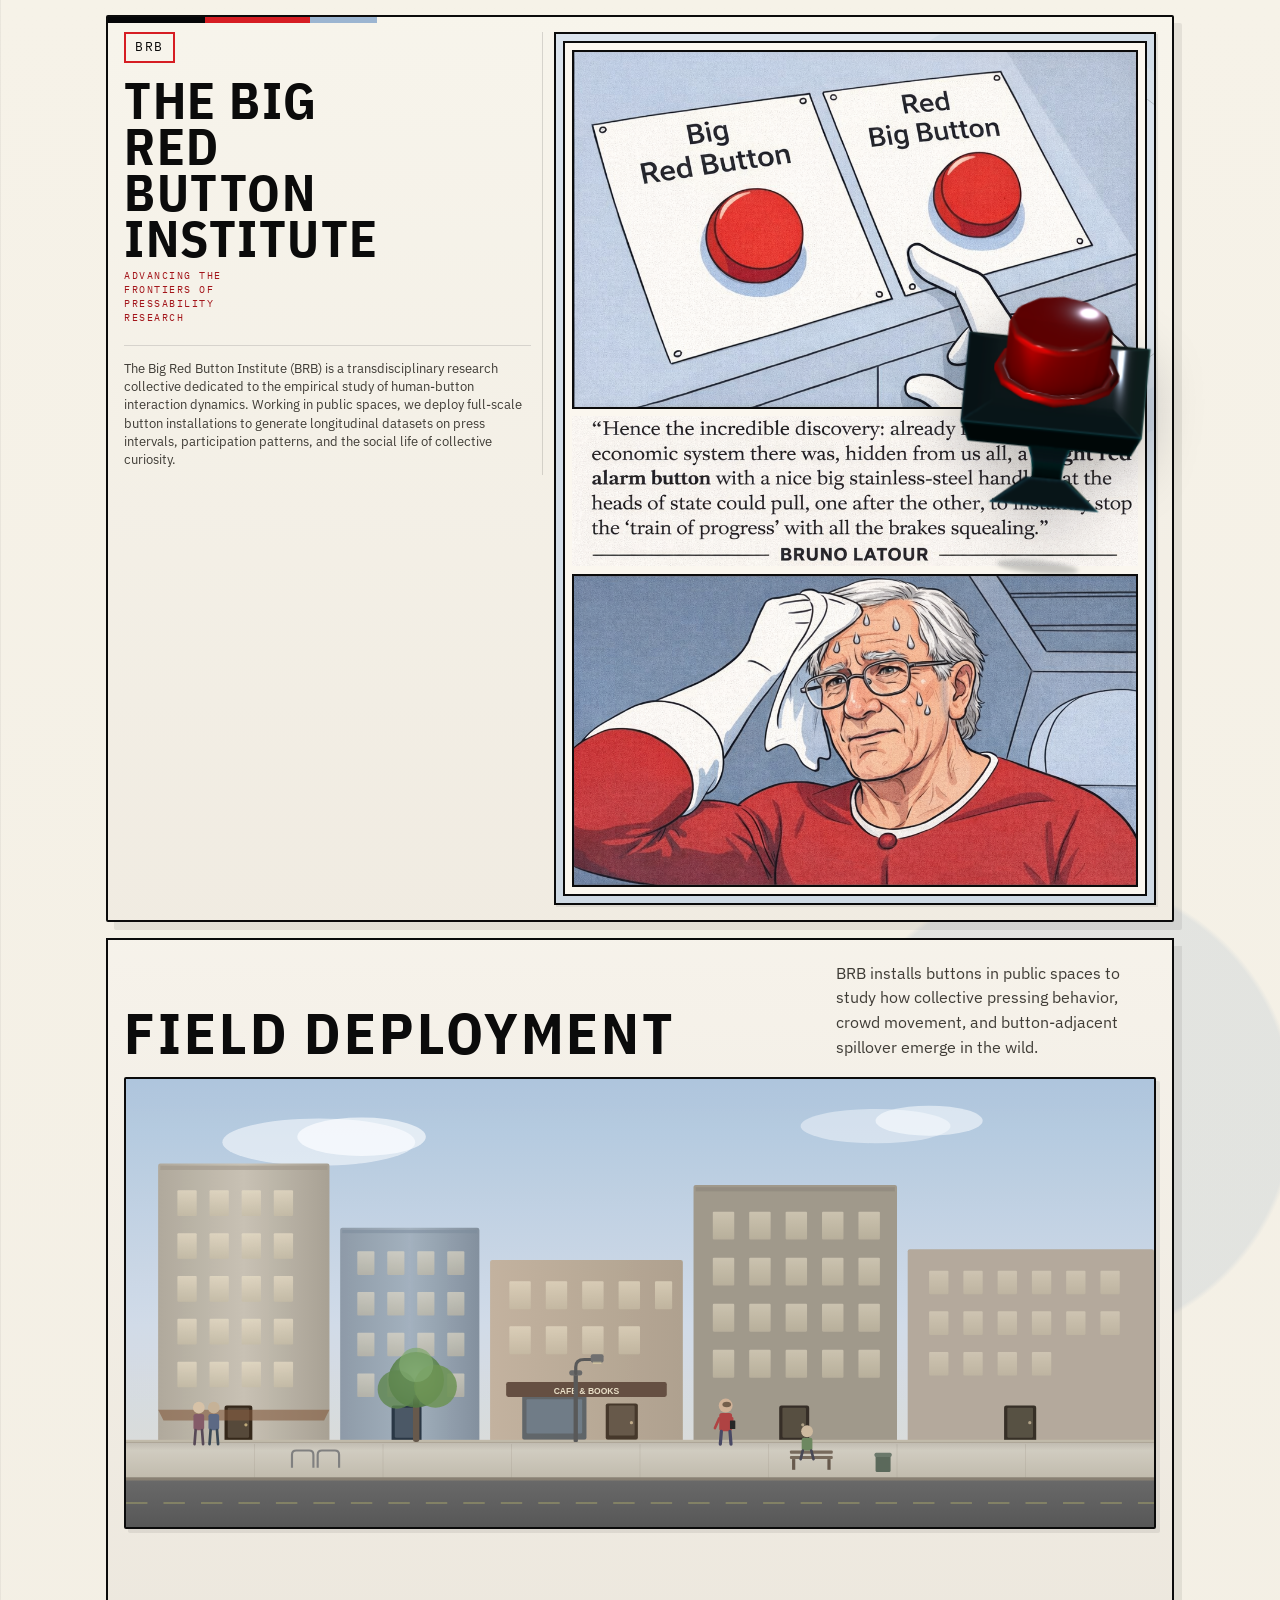
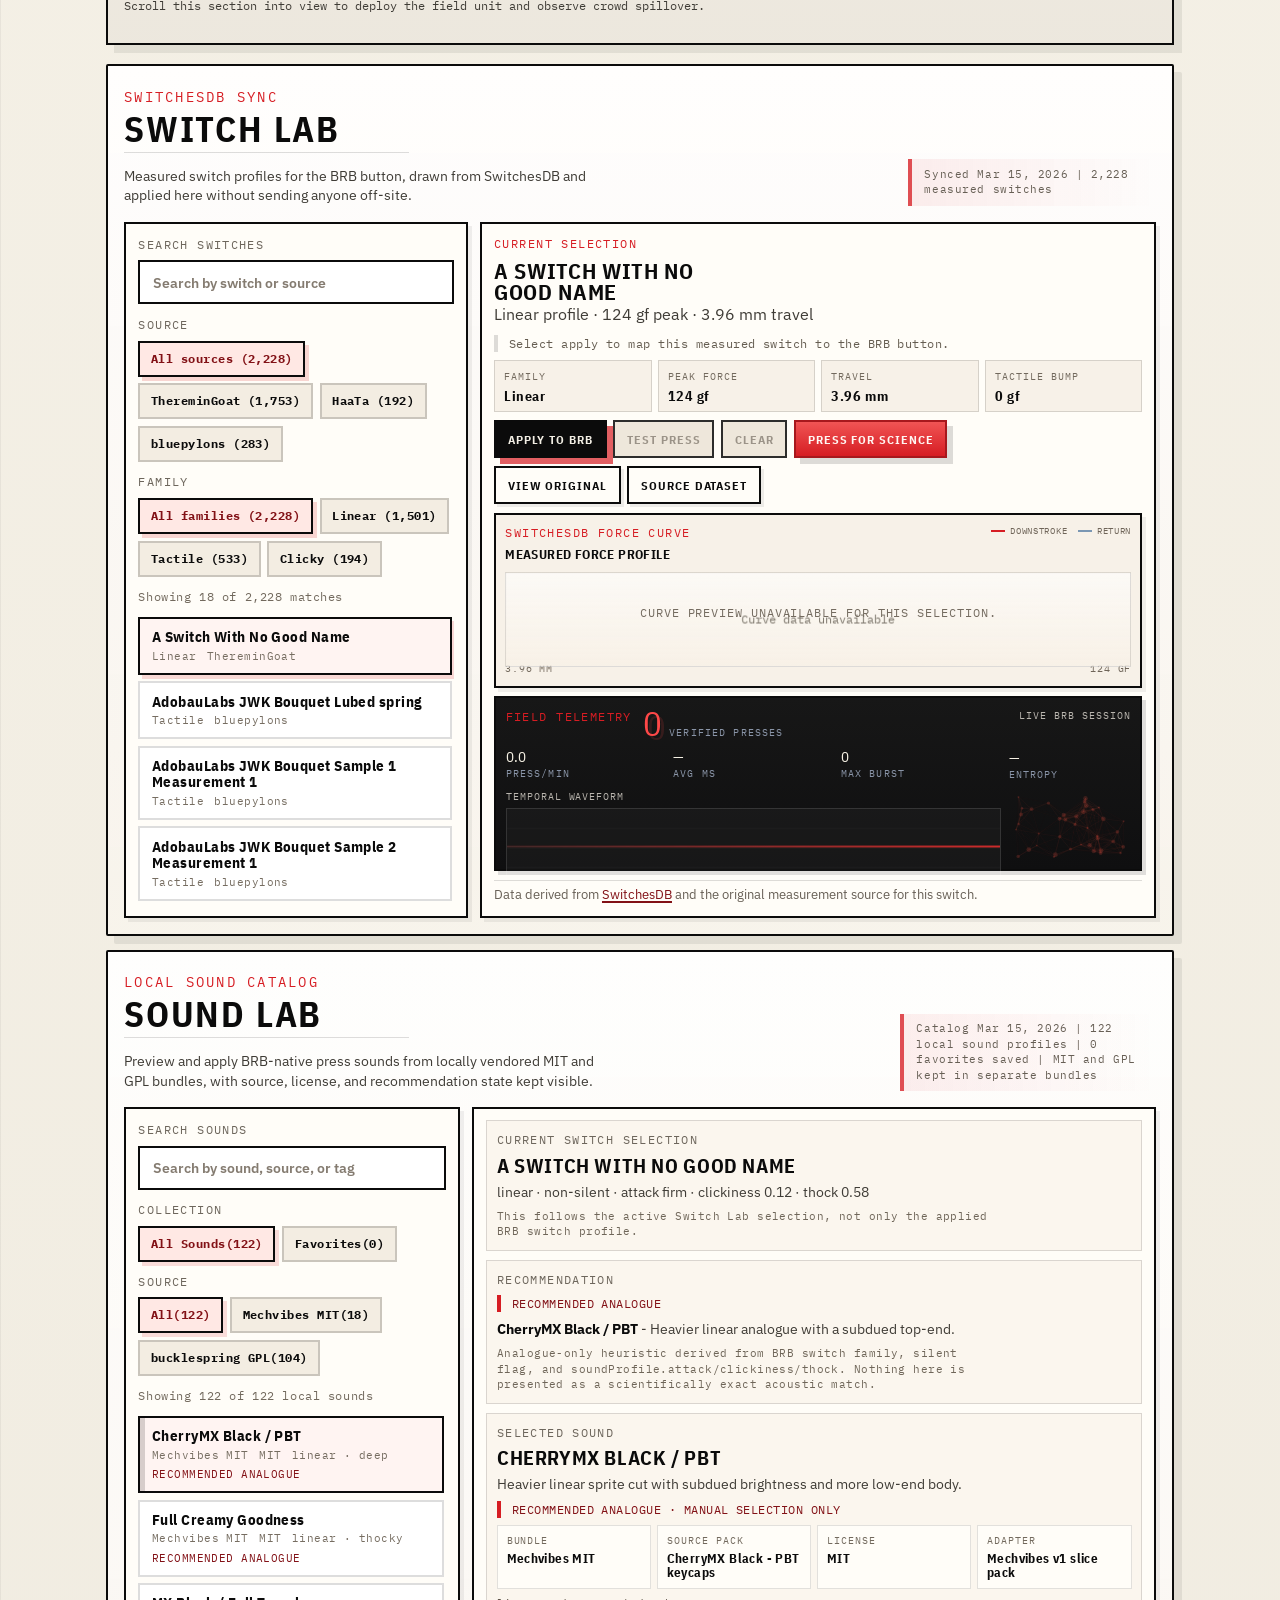
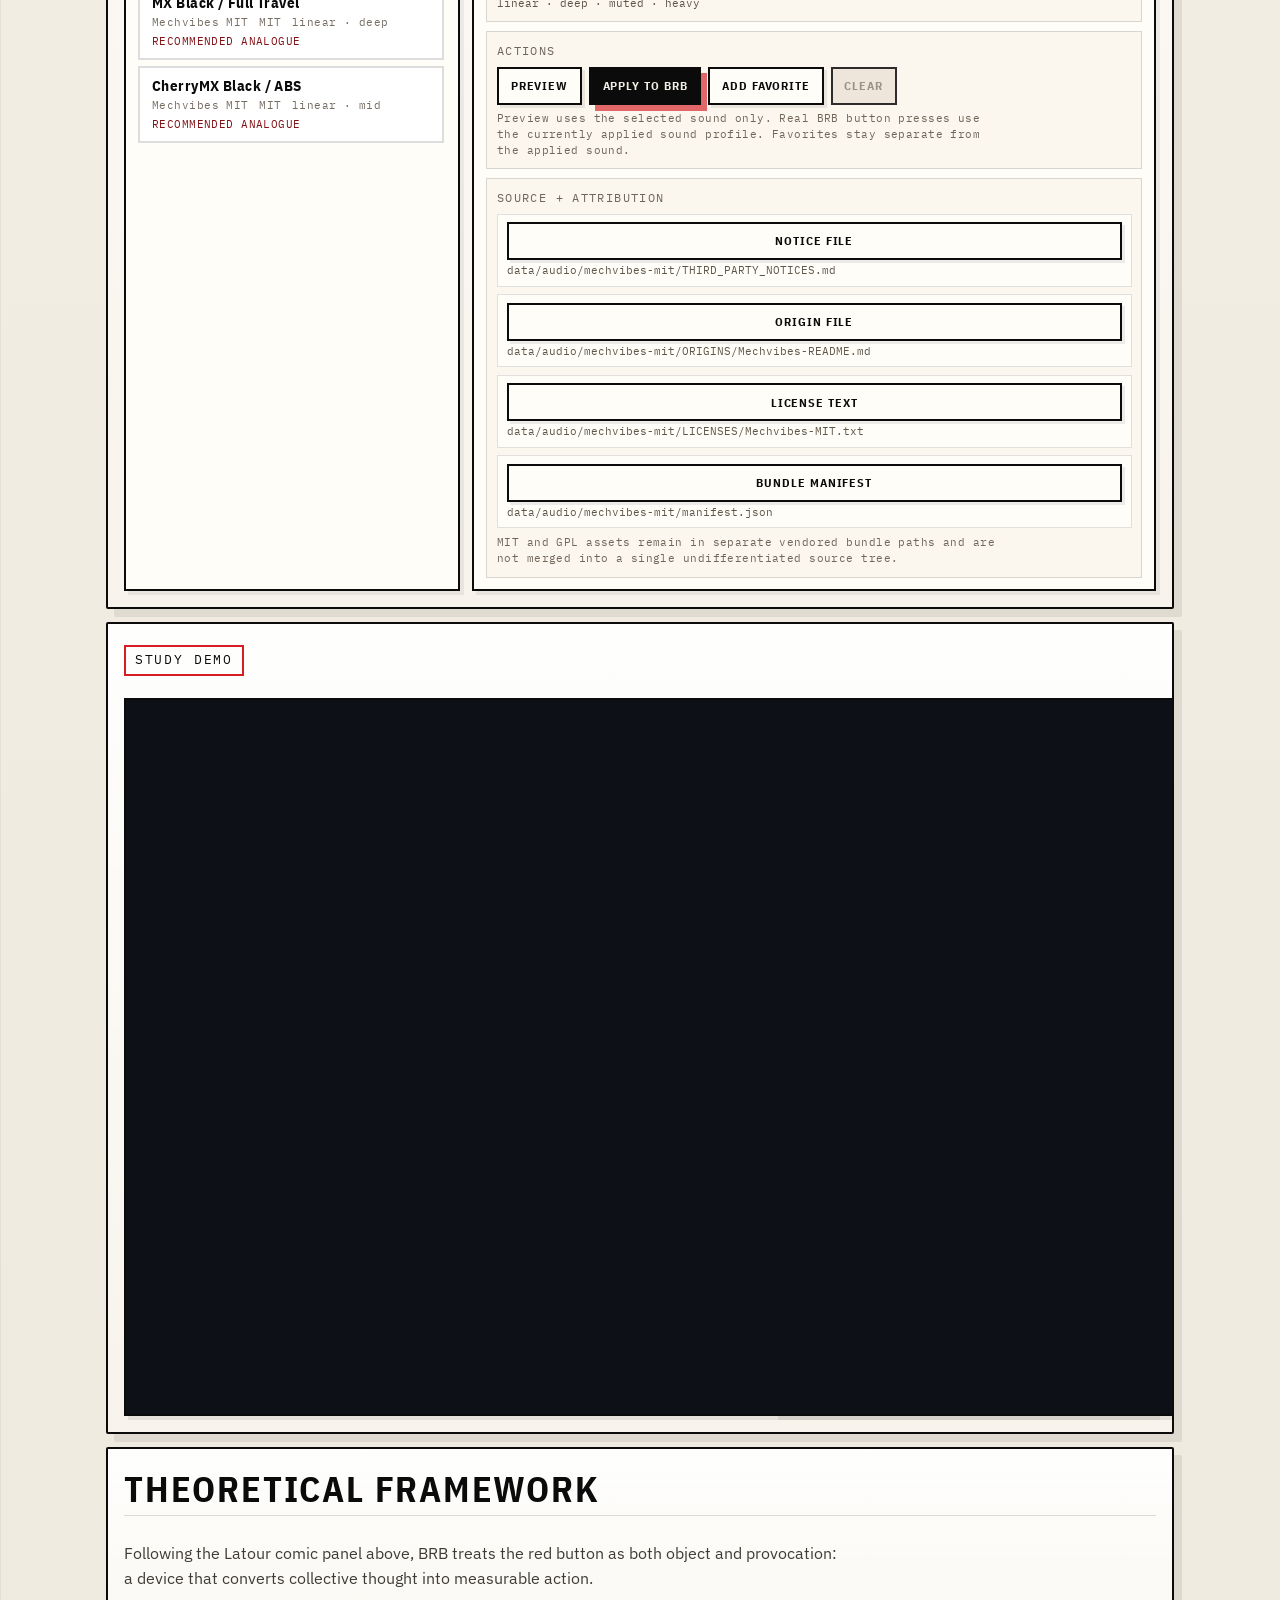
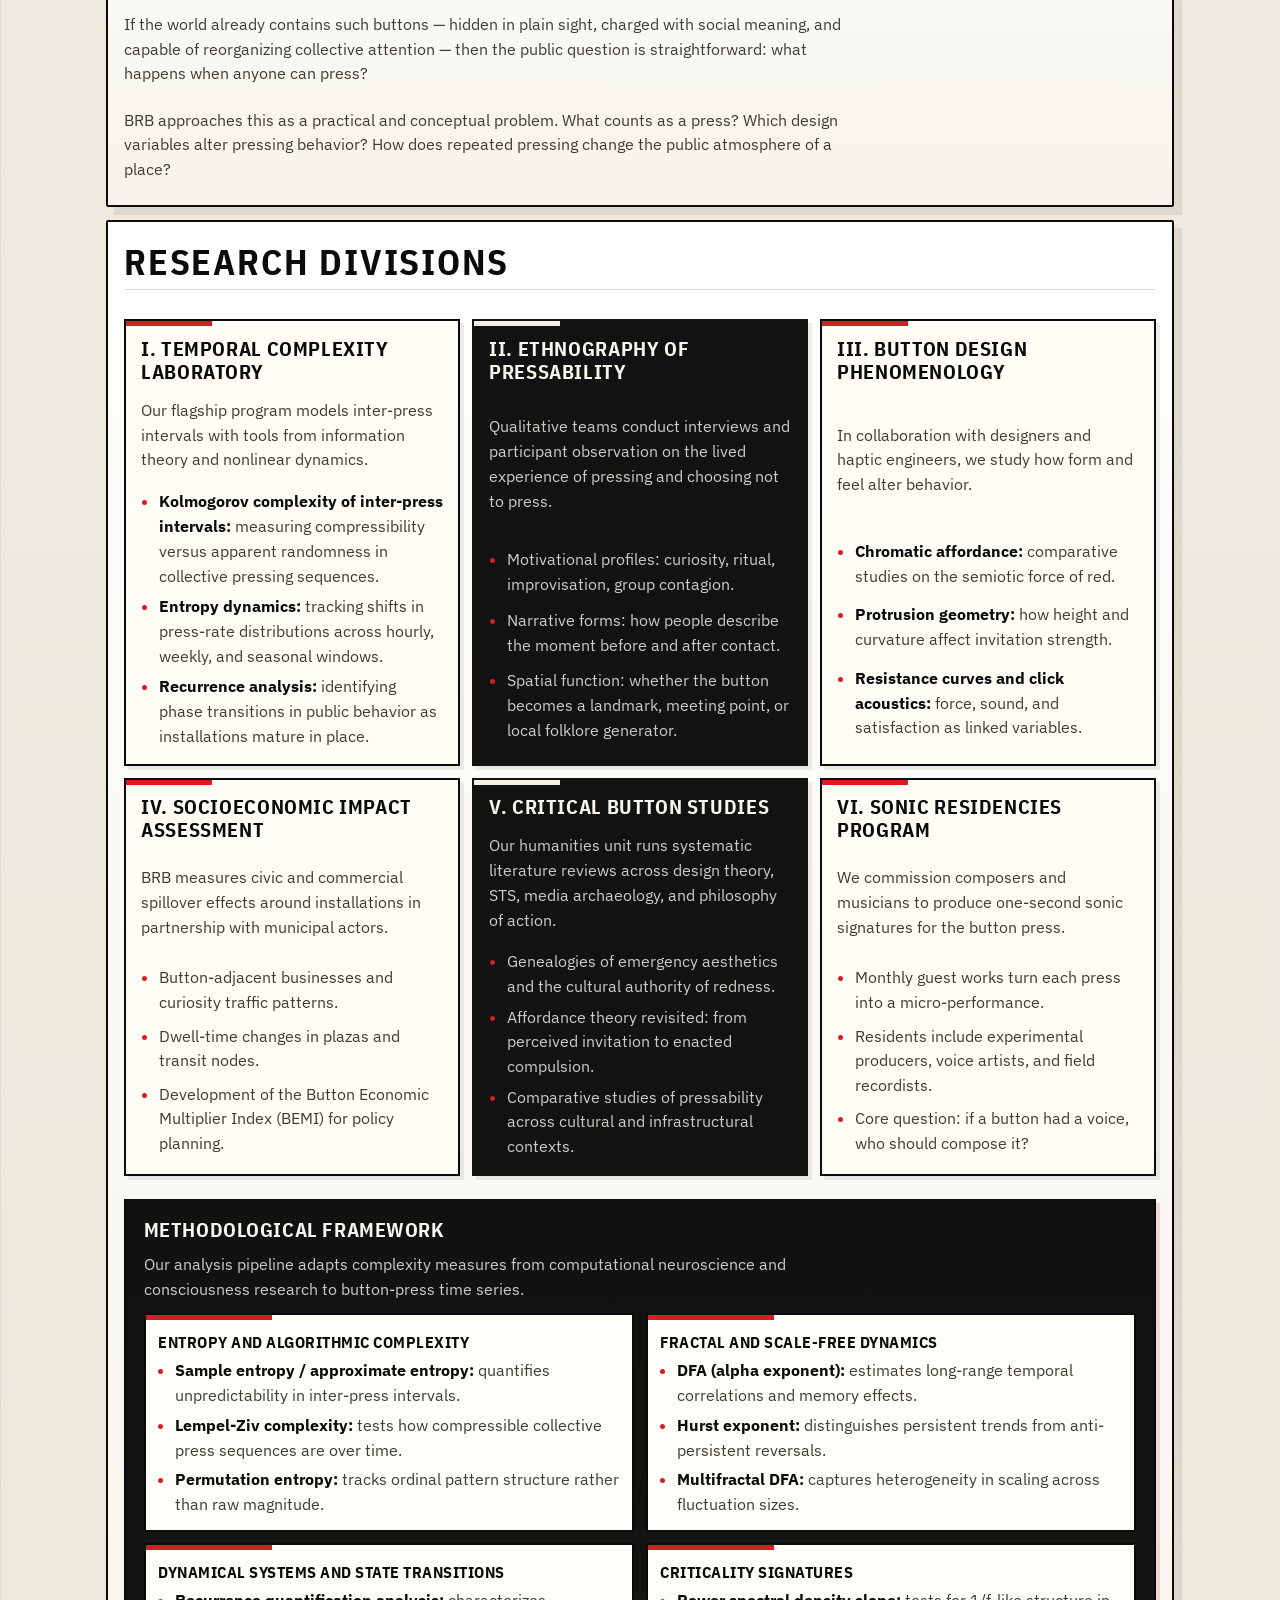
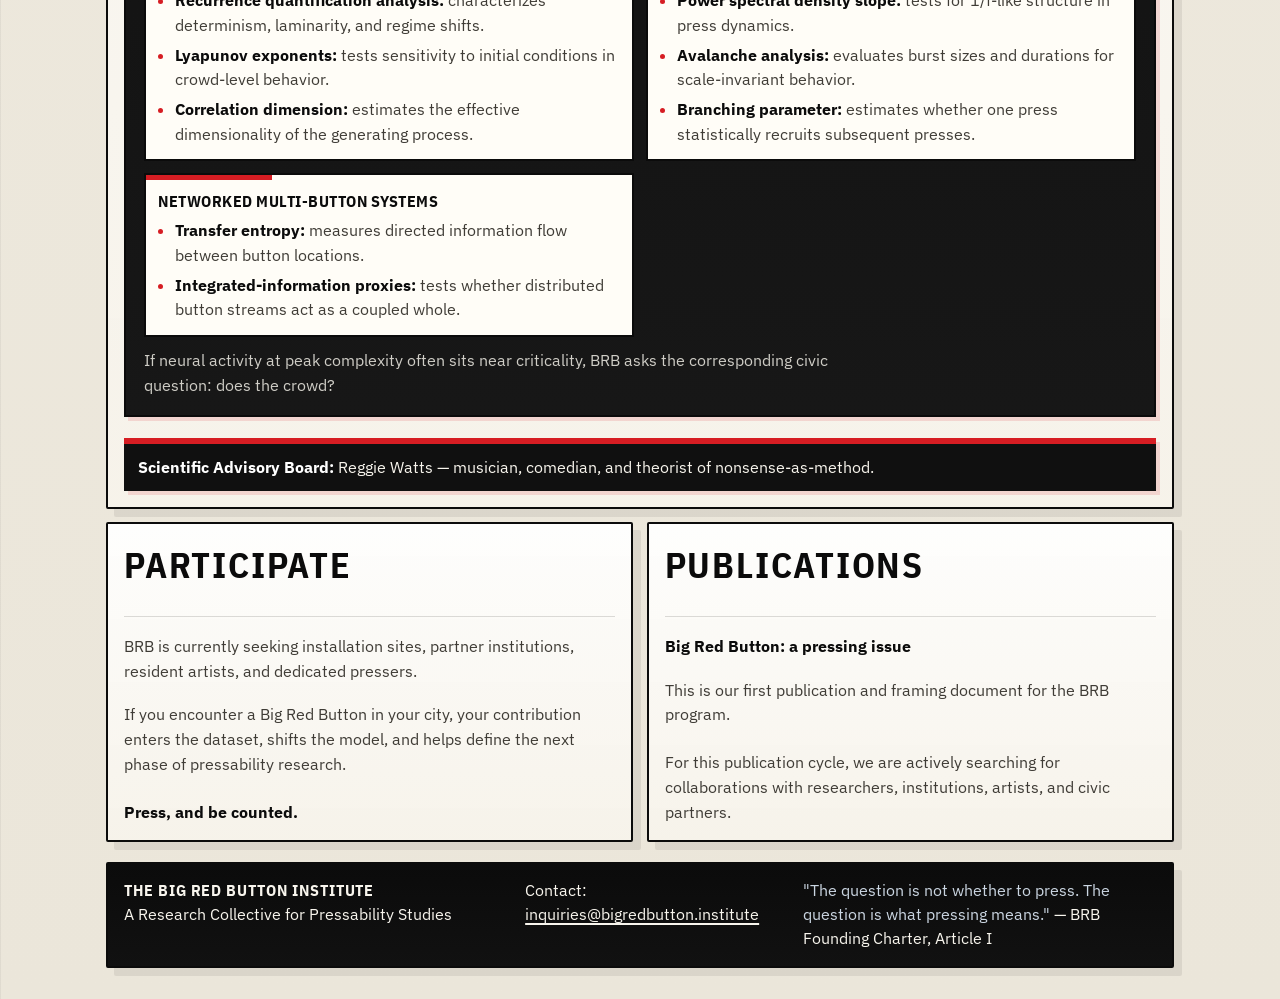
<file: previews/codex-switchesdb-static-selector/index.html>
﻿<!doctype html>
<html lang="en">
<head>
  <meta charset="utf-8">
  <meta name="viewport" content="width=device-width, initial-scale=1">
  <title>The Big Red Button Institute (BRB)</title>
  <meta name="description" content="The Big Red Button Institute (BRB) studies public button pressing through computational, ethnographic, design, and artistic research.">
  <link rel="preconnect" href="https://fonts.googleapis.com">
  <link rel="preconnect" href="https://fonts.gstatic.com" crossorigin>
  <link href="https://fonts.googleapis.com/css2?family=IBM+Plex+Sans:wght@400;500;600;700&family=IBM+Plex+Sans+Condensed:wght@500;600;700&family=IBM+Plex+Mono:wght@400;500;600&display=swap" rel="stylesheet">

  <link rel="stylesheet" href="visual-workover.css?v=20260315e">
  <link rel="stylesheet" href="switch-lab.css?v=20260315k">
  <link rel="stylesheet" href="sound-lab.css?v=20260315a">
</head>
<body class="visual-workover">
  <canvas id="ambientCanvas"></canvas>
  <div class="screen-flash" id="screenFlash"></div>
  <div class="shockwave" id="pedestalShockwave"></div>
  <div class="pedestal-float" id="pedestalFloat" aria-label="Floating field button">
    <button class="pedestal-float__button" id="pedestalButton" type="button" aria-label="Press the floating field button">
      <span class="pedestal-float__stage" aria-hidden="true">
        <img
          class="pedestal-float__model"
          id="pedestalFrame"
          src="Images/poly-button-press-00.png"
          alt=""
          width="420"
          height="475"
          decoding="async"
          fetchpriority="high"
        >
      </span>
    </button>
  </div>

  <div class="shell">
    <header class="hero reveal">
      <div class="hero-top">
        <div class="hero-intro">
          <span class="eyebrow">BRB</span>
          <h1>The Big Red Button Institute</h1>
          <p class="subhead">Advancing the Frontiers of Pressability Research</p>
          <div class="hero-mission">
            <p>The Big Red Button Institute (BRB) is a transdisciplinary research collective dedicated to the empirical study of human-button interaction dynamics. Working in public spaces, we deploy full-scale button installations to generate longitudinal datasets on press intervals, participation patterns, and the social life of collective curiosity.</p>
          </div>
        </div>
        <figure class="hero-latour">
          <div class="hero-latour__page" role="img" aria-label="Bruno Latour comic panel with a bright red alarm button.">
            <img class="hero-latour__slice hero-latour__slice--top" src="Images/Latour-top-panel.png" alt="">
            <img class="hero-latour__slice hero-latour__slice--quote" src="Images/Latour-quote-block.png" alt="">
            <img class="hero-latour__slice hero-latour__slice--bottom" src="Images/Latour-bottom-panel.png" alt="">
          </div>
        </figure>
      </div>
    </header>

    <section class="field-section reveal" id="fieldSection">
      <div class="field-header">
        <h2>Field Deployment</h2>
        <p>BRB installs buttons in public spaces to study how collective pressing behavior, crowd movement, and button-adjacent spillover emerge in the wild.</p>
      </div>
      <div class="scene-wrap" id="sceneWrap">
        <svg class="street-svg" viewBox="0 0 960 420" xmlns="http://www.w3.org/2000/svg" preserveAspectRatio="xMidYMid slice">
          <defs>
            <linearGradient id="skyG" x1="0" y1="0" x2="0" y2="1"><stop offset="0%" stop-color="#a8c4e0"></stop><stop offset="55%" stop-color="#cdd9e8"></stop><stop offset="100%" stop-color="#ddd8cc"></stop></linearGradient>
            <linearGradient id="bldgA" x1="0" y1="0" x2="1" y2="0"><stop offset="0%" stop-color="#b0a898"></stop><stop offset="50%" stop-color="#c7bfb0"></stop><stop offset="100%" stop-color="#a8a090"></stop></linearGradient>
            <linearGradient id="bldgB" x1="0" y1="0" x2="1" y2="0"><stop offset="0%" stop-color="#8b9aaa"></stop><stop offset="50%" stop-color="#a0b0c0"></stop><stop offset="100%" stop-color="#8090a0"></stop></linearGradient>
            <linearGradient id="bldgC" x1="0" y1="0" x2="1" y2="0"><stop offset="0%" stop-color="#c4b09a"></stop><stop offset="100%" stop-color="#b0a08a"></stop></linearGradient>
            <linearGradient id="sidewalkG" x1="0" y1="0" x2="0" y2="1"><stop offset="0%" stop-color="#d4cfc2"></stop><stop offset="100%" stop-color="#bfb8a8"></stop></linearGradient>
            <linearGradient id="roadG" x1="0" y1="0" x2="0" y2="1"><stop offset="0%" stop-color="#6a6a6a"></stop><stop offset="100%" stop-color="#585858"></stop></linearGradient>
            <radialGradient id="treeG" cx="50%" cy="40%" r="55%"><stop offset="0%" stop-color="#7aab65"></stop><stop offset="70%" stop-color="#5a8a48"></stop><stop offset="100%" stop-color="#4a7a3a"></stop></radialGradient>
            <linearGradient id="winG" x1="0" y1="0" x2="0" y2="1"><stop offset="0%" stop-color="#e8dcc0"></stop><stop offset="100%" stop-color="#c8bca0"></stop></linearGradient>
            <linearGradient id="groundSh" x1="0" y1="0" x2="0" y2="1"><stop offset="0%" stop-color="rgba(60,50,40,.15)"></stop><stop offset="100%" stop-color="rgba(60,50,40,0)"></stop></linearGradient>
          </defs>
          <rect width="960" height="420" fill="url(#skyG)"></rect>
          <ellipse cx="180" cy="60" rx="90" ry="22" fill="rgba(255,255,255,.5)"></ellipse><ellipse cx="220" cy="55" rx="60" ry="18" fill="rgba(255,255,255,.6)"></ellipse>
          <ellipse cx="700" cy="45" rx="70" ry="16" fill="rgba(255,255,255,.4)"></ellipse><ellipse cx="750" cy="40" rx="50" ry="14" fill="rgba(255,255,255,.5)"></ellipse>
          <rect x="30" y="80" width="160" height="260" rx="2" fill="url(#bldgA)"></rect><rect x="32" y="82" width="156" height="4" fill="rgba(160,150,135,.6)"></rect>
          <g fill="url(#winG)" opacity=".7"><rect x="48" y="105" width="18" height="24" rx="1"></rect><rect x="78" y="105" width="18" height="24" rx="1"></rect><rect x="108" y="105" width="18" height="24" rx="1"></rect><rect x="138" y="105" width="18" height="24" rx="1"></rect><rect x="48" y="145" width="18" height="24" rx="1"></rect><rect x="78" y="145" width="18" height="24" rx="1"></rect><rect x="108" y="145" width="18" height="24" rx="1"></rect><rect x="138" y="145" width="18" height="24" rx="1"></rect><rect x="48" y="185" width="18" height="24" rx="1"></rect><rect x="78" y="185" width="18" height="24" rx="1"></rect><rect x="108" y="185" width="18" height="24" rx="1"></rect><rect x="138" y="185" width="18" height="24" rx="1"></rect><rect x="48" y="225" width="18" height="24" rx="1"></rect><rect x="78" y="225" width="18" height="24" rx="1"></rect><rect x="108" y="225" width="18" height="24" rx="1"></rect><rect x="138" y="225" width="18" height="24" rx="1"></rect><rect x="48" y="265" width="18" height="24" rx="1"></rect><rect x="78" y="265" width="18" height="24" rx="1"></rect><rect x="108" y="265" width="18" height="24" rx="1"></rect><rect x="138" y="265" width="18" height="24" rx="1"></rect></g>
          <rect x="92" y="306" width="26" height="34" rx="2" fill="#3a2a1a"></rect><rect x="95" y="308" width="20" height="28" rx="1" fill="#5a4a38"></rect><circle cx="112" cy="324" r="1.5" fill="#c0a870"></circle>
          <path d="M30,310 L190,310 L185,320 L35,320 Z" fill="#8a5a3a" opacity=".6"></path>
          <rect x="200" y="140" width="130" height="200" rx="2" fill="url(#bldgB)"></rect><rect x="202" y="142" width="126" height="3" fill="rgba(120,140,160,.5)"></rect>
          <g fill="url(#winG)" opacity=".6"><rect x="216" y="162" width="16" height="22" rx="1"></rect><rect x="244" y="162" width="16" height="22" rx="1"></rect><rect x="272" y="162" width="16" height="22" rx="1"></rect><rect x="300" y="162" width="16" height="22" rx="1"></rect><rect x="216" y="200" width="16" height="22" rx="1"></rect><rect x="244" y="200" width="16" height="22" rx="1"></rect><rect x="272" y="200" width="16" height="22" rx="1"></rect><rect x="300" y="200" width="16" height="22" rx="1"></rect><rect x="216" y="238" width="16" height="22" rx="1"></rect><rect x="244" y="238" width="16" height="22" rx="1"></rect><rect x="272" y="238" width="16" height="22" rx="1"></rect><rect x="300" y="238" width="16" height="22" rx="1"></rect><rect x="216" y="276" width="16" height="22" rx="1"></rect><rect x="244" y="276" width="16" height="22" rx="1"></rect><rect x="272" y="276" width="16" height="22" rx="1"></rect><rect x="300" y="276" width="16" height="22" rx="1"></rect></g>
          <rect x="248" y="306" width="28" height="34" rx="2" fill="#2a3a4a"></rect><rect x="251" y="308" width="22" height="28" rx="1" fill="#4a5a6a"></rect><circle cx="270" cy="324" r="1.5" fill="#a0b0c0"></circle>
          <rect x="340" y="170" width="180" height="170" rx="2" fill="url(#bldgC)"></rect>
          <rect x="370" y="296" width="60" height="42" rx="2" fill="#3a4a5a" opacity=".7"></rect><rect x="374" y="300" width="52" height="32" rx="1" fill="#87a5c0" opacity=".35"></rect>
          <rect x="355" y="284" width="150" height="14" rx="2" fill="#6a5040"></rect><text x="430" y="295" text-anchor="middle" font-family="'Manrope',sans-serif" font-size="8" fill="#e8dcc0" font-weight="700">CAFE &amp; BOOKS</text>
          <g fill="url(#winG)" opacity=".65"><rect x="358" y="190" width="20" height="26" rx="1"></rect><rect x="392" y="190" width="20" height="26" rx="1"></rect><rect x="426" y="190" width="20" height="26" rx="1"></rect><rect x="460" y="190" width="20" height="26" rx="1"></rect><rect x="494" y="190" width="16" height="26" rx="1"></rect><rect x="358" y="232" width="20" height="26" rx="1"></rect><rect x="392" y="232" width="20" height="26" rx="1"></rect><rect x="426" y="232" width="20" height="26" rx="1"></rect><rect x="460" y="232" width="20" height="26" rx="1"></rect></g>
          <rect x="448" y="304" width="30" height="34" rx="2" fill="#4a3a2a"></rect><rect x="451" y="306" width="24" height="28" rx="1" fill="#6a5a48"></rect><circle cx="472" cy="322" r="1.5" fill="#c0a880"></circle>
          <rect x="530" y="100" width="190" height="240" rx="2" fill="#a09888"></rect><rect x="532" y="102" width="186" height="4" fill="rgba(140,130,118,.5)"></rect>
          <g fill="url(#winG)" opacity=".6"><rect x="548" y="125" width="20" height="26" rx="1"></rect><rect x="582" y="125" width="20" height="26" rx="1"></rect><rect x="616" y="125" width="20" height="26" rx="1"></rect><rect x="650" y="125" width="20" height="26" rx="1"></rect><rect x="684" y="125" width="20" height="26" rx="1"></rect><rect x="548" y="168" width="20" height="26" rx="1"></rect><rect x="582" y="168" width="20" height="26" rx="1"></rect><rect x="616" y="168" width="20" height="26" rx="1"></rect><rect x="650" y="168" width="20" height="26" rx="1"></rect><rect x="684" y="168" width="20" height="26" rx="1"></rect><rect x="548" y="211" width="20" height="26" rx="1"></rect><rect x="582" y="211" width="20" height="26" rx="1"></rect><rect x="616" y="211" width="20" height="26" rx="1"></rect><rect x="650" y="211" width="20" height="26" rx="1"></rect><rect x="684" y="211" width="20" height="26" rx="1"></rect><rect x="548" y="254" width="20" height="26" rx="1"></rect><rect x="582" y="254" width="20" height="26" rx="1"></rect><rect x="616" y="254" width="20" height="26" rx="1"></rect><rect x="650" y="254" width="20" height="26" rx="1"></rect><rect x="684" y="254" width="20" height="26" rx="1"></rect></g>
          <rect x="610" y="306" width="28" height="34" rx="2" fill="#3a3028"></rect><rect x="613" y="308" width="22" height="28" rx="1" fill="#5a5040"></rect><circle cx="632" cy="324" r="1.5" fill="#b0a080"></circle>
          <rect x="730" y="160" width="230" height="180" rx="2" fill="#b4a898"></rect>
          <g fill="url(#winG)" opacity=".5"><rect x="750" y="180" width="18" height="22" rx="1"></rect><rect x="782" y="180" width="18" height="22" rx="1"></rect><rect x="814" y="180" width="18" height="22" rx="1"></rect><rect x="846" y="180" width="18" height="22" rx="1"></rect><rect x="878" y="180" width="18" height="22" rx="1"></rect><rect x="910" y="180" width="18" height="22" rx="1"></rect><rect x="750" y="218" width="18" height="22" rx="1"></rect><rect x="782" y="218" width="18" height="22" rx="1"></rect><rect x="814" y="218" width="18" height="22" rx="1"></rect><rect x="846" y="218" width="18" height="22" rx="1"></rect><rect x="878" y="218" width="18" height="22" rx="1"></rect><rect x="910" y="218" width="18" height="22" rx="1"></rect><rect x="750" y="256" width="18" height="22" rx="1"></rect><rect x="782" y="256" width="18" height="22" rx="1"></rect><rect x="814" y="256" width="18" height="22" rx="1"></rect><rect x="846" y="256" width="18" height="22" rx="1"></rect></g>
          <rect x="820" y="306" width="30" height="34" rx="2" fill="#3a3228"></rect><rect x="823" y="308" width="24" height="28" rx="1" fill="#5a5242"></rect><circle cx="844" cy="322" r="1.5" fill="#b0a080"></circle>
          <rect x="0" y="340" width="960" height="35" fill="url(#sidewalkG)"></rect><rect x="0" y="338" width="960" height="3" fill="#c0b8a5"></rect>
          <g stroke="rgba(160,150,135,.3)" stroke-width=".8"><line x1="120" y1="342" x2="120" y2="375"></line><line x1="240" y1="342" x2="240" y2="375"></line><line x1="360" y1="342" x2="360" y2="375"></line><line x1="480" y1="342" x2="480" y2="375"></line><line x1="600" y1="342" x2="600" y2="375"></line><line x1="720" y1="342" x2="720" y2="375"></line><line x1="840" y1="342" x2="840" y2="375"></line></g>
          <rect x="0" y="340" width="960" height="8" fill="url(#groundSh)"></rect>
          <rect x="0" y="375" width="960" height="45" fill="url(#roadG)"></rect>
          <g stroke="#d4cc60" stroke-width="1.5" stroke-dasharray="20 15" opacity=".4"><line x1="0" y1="397" x2="960" y2="397"></line></g>
          <rect x="0" y="373" width="960" height="3" fill="#8a8070"></rect>
          <rect x="418" y="275" width="4" height="65" rx="1" fill="#5a5a5a"></rect><rect x="414" y="273" width="12" height="5" rx="2" fill="#6a6a6a"></rect>
          <path d="M420,276 L420,270 Q420,263 428,263 L438,263" fill="none" stroke="#5a5a5a" stroke-width="3" stroke-linecap="round"></path>
          <rect x="434" y="258" width="12" height="8" rx="2" fill="#707070"></rect><rect x="436" y="265" width="8" height="2" fill="#ffeeaa" opacity=".4"></rect>
          <rect x="268" y="296" width="6" height="44" rx="2" fill="#6a5a4a"></rect>
          <circle cx="271" cy="282" r="26" fill="url(#treeG)" opacity=".9"></circle><circle cx="253" cy="291" r="18" fill="#5a8a48" opacity=".8"></circle><circle cx="289" cy="288" r="20" fill="#68964a" opacity=".85"></circle><circle cx="271" cy="268" r="16" fill="#7aab65" opacity=".7"></circle>
          <g transform="translate(620,348)"><rect x="0" y="0" width="40" height="3" rx="1" fill="#7a6a5a"></rect><rect x="0" y="5" width="40" height="3" rx="1" fill="#7a6a5a"></rect><rect x="2" y="8" width="3" height="10" fill="#6a5a4a"></rect><rect x="35" y="8" width="3" height="10" fill="#6a5a4a"></rect></g>
          <g transform="translate(155,352)"><path d="M0,12 L0,0 Q0,-4 4,-4 L16,-4 Q20,-4 20,0 L20,12" fill="none" stroke="#808080" stroke-width="2"></path><path d="M24,12 L24,0 Q24,-4 28,-4 L40,-4 Q44,-4 44,0 L44,12" fill="none" stroke="#808080" stroke-width="2"></path></g>
          <g transform="translate(700,348)"><rect x="0" y="4" width="14" height="16" rx="1" fill="#5a6a5a"></rect><rect x="-1" y="2" width="16" height="4" rx="1.5" fill="#6a7a6a"></rect></g>
          <ellipse id="landingSpot" cx="500" cy="362" rx="11.2" ry="2.1" fill="rgba(223,44,44,0)" stroke="rgba(223,44,44,0)" stroke-width="1" stroke-dasharray="3 2"></ellipse>
          <g id="person1"><circle cx="0" cy="-24" r="6" fill="#e0c8a0"></circle><ellipse cx="-1" cy="-25" rx="3" ry="2" fill="#5a4030" opacity=".7"></ellipse><rect x="-5" y="-18" width="10" height="16" rx="2.5" fill="#4a6a8a"></rect><line x1="-3" y1="-2" x2="-5" y2="10" stroke="#3a4a5a" stroke-width="3" stroke-linecap="round"></line><line x1="3" y1="-2" x2="5" y2="10" stroke="#3a4a5a" stroke-width="3" stroke-linecap="round"></line><line x1="-5" y1="-14" x2="-9" y2="-4" stroke="#4a6a8a" stroke-width="2.5" stroke-linecap="round"></line><line x1="5" y1="-14" x2="9" y2="-4" stroke="#4a6a8a" stroke-width="2.5" stroke-linecap="round"></line></g>
          <g id="person2"><circle cx="0" cy="-26" r="6.5" fill="#d4b090"></circle><ellipse cx="1" cy="-27" rx="4" ry="2.5" fill="#3a2a1a" opacity=".6"></ellipse><rect x="-6" y="-19" width="12" height="17" rx="2.5" fill="#c04040"></rect><line x1="-4" y1="-2" x2="-5" y2="10" stroke="#4a4a6a" stroke-width="3" stroke-linecap="round"></line><line x1="4" y1="-2" x2="5" y2="10" stroke="#4a4a6a" stroke-width="3" stroke-linecap="round"></line><line x1="-6" y1="-14" x2="-10" y2="-5" stroke="#c04040" stroke-width="2.5" stroke-linecap="round"></line><line x1="6" y1="-14" x2="6" y2="-6" stroke="#c04040" stroke-width="2.5" stroke-linecap="round"></line><rect x="4" y="-12" width="5" height="8" rx=".5" fill="#2a2a2a"></rect></g>
          <g id="person3"><circle cx="0" cy="-24" r="6" fill="#c0a888"></circle><ellipse cx="0" cy="-26" rx="5" ry="3" fill="#2a2a3a" opacity=".5"></ellipse><rect x="-5" y="-18" width="10" height="16" rx="2.5" fill="#5a5a7a"></rect><line x1="-3" y1="-2" x2="-4" y2="10" stroke="#4a4a5a" stroke-width="3" stroke-linecap="round"></line><line x1="3" y1="-2" x2="5" y2="10" stroke="#4a4a5a" stroke-width="3" stroke-linecap="round"></line><line x1="-5" y1="-14" x2="-8" y2="-3" stroke="#5a5a7a" stroke-width="2.5" stroke-linecap="round"></line><line x1="5" y1="-14" x2="8" y2="-3" stroke="#5a5a7a" stroke-width="2.5" stroke-linecap="round"></line></g>
          <g id="person4">
            <g id="person4Bubble" display="none" opacity="0">
              <path d="M34,-40 L46,-24 L58,-40" fill="rgba(255,252,246,.96)" stroke="rgba(26,30,40,.18)" stroke-width="1"></path>
              <rect x="20" y="-188" width="268" height="158" rx="12" fill="rgba(255,252,246,.96)" stroke="rgba(26,30,40,.18)" stroke-width="1"></rect>
              <text id="person4Speaker" x="40" y="-165" fill="#df2c2c" font-family="'IBM Plex Mono',monospace" font-size="7.4" font-weight="700">Reggie Watts</text>
              <text id="person4Quote" x="40" y="-135" fill="#1a1e28" font-family="'IBM Plex Mono',monospace" font-size="9.2" font-weight="700">
                <tspan x="40" dy="0">Locate the red probability disc.</tspan>
              </text>
              <text id="person4Role" x="40" y="-54" fill="#7a7164" font-family="'IBM Plex Mono',monospace" font-size="6.8" font-weight="600">Scientific Advisory Board</text>
            </g>
            <rect x="-6" y="-18" width="12" height="17" rx="2.5" fill="#7a3d33"></rect>
            <line x1="-4" y1="-2" x2="-6" y2="10" stroke="#47394b" stroke-width="3" stroke-linecap="round"></line>
            <line x1="4" y1="-2" x2="6" y2="10" stroke="#47394b" stroke-width="3" stroke-linecap="round"></line>
            <line x1="-6" y1="-14" x2="-10" y2="-5" stroke="#7a3d33" stroke-width="2.5" stroke-linecap="round"></line>
            <line x1="6" y1="-14" x2="10" y2="-6" stroke="#7a3d33" stroke-width="2.5" stroke-linecap="round"></line>
            <rect x="-6.5" y="-10" width="13" height="3" rx="1.5" fill="#a13b2f" opacity=".85"></rect>
            <image href="Images/ReggieWatts/reggiewatts.png" x="-34" y="-60" width="68" height="68" preserveAspectRatio="xMidYMid meet"></image>
          </g>
          <g transform="translate(636,344)"><circle cx="0" cy="-14" r="5.5" fill="#d0b898"></circle><rect x="-5" y="-8" width="10" height="12" rx="2" fill="#6a8a5a"></rect><line x1="-4" y1="4" x2="-6" y2="12" stroke="#4a4a5a" stroke-width="2.5" stroke-linecap="round"></line><line x1="4" y1="4" x2="6" y2="12" stroke="#4a4a5a" stroke-width="2.5" stroke-linecap="round"></line></g>
          <g transform="translate(68,332)"><circle cx="0" cy="-24" r="5.5" fill="#d8c0a0"></circle><rect x="-5" y="-18" width="10" height="15" rx="2" fill="#8a5a6a"></rect><line x1="-3" y1="-3" x2="-4" y2="10" stroke="#5a4a5a" stroke-width="2.5" stroke-linecap="round"></line><line x1="3" y1="-3" x2="4" y2="10" stroke="#5a4a5a" stroke-width="2.5" stroke-linecap="round"></line></g>
          <g transform="translate(82,332)"><circle cx="0" cy="-24" r="5.5" fill="#c8b090"></circle><rect x="-5" y="-18" width="10" height="15" rx="2" fill="#5a6a8a"></rect><line x1="-3" y1="-3" x2="-4" y2="10" stroke="#3a4a5a" stroke-width="2.5" stroke-linecap="round"></line><line x1="3" y1="-3" x2="4" y2="10" stroke="#3a4a5a" stroke-width="2.5" stroke-linecap="round"></line></g>
          <g id="crowdLayer"></g>
          <g id="dollarNetworkLayer"></g>
          <g id="dollarLayer"></g>
        </svg>
        <div class="scene-dock-halo" id="sceneDockHalo" aria-hidden="true"></div>
        <div class="scene-status" id="sceneStatus">FIELD UNIT DEPLOYING...</div>
      </div>
      <div class="bemi-bar" id="bemiBar">
        <span>Button Economic Multiplier Index:</span>
        <span class="bemi-val" id="bemiVal">0.00</span>
      </div>
      <p class="field-caption" id="fieldCaption">Scroll this section into view to deploy the field unit and observe crowd spillover.</p>
    </section>

    <main class="stack">
      <section class="panel reveal switch-lab-panel" id="switchLabPanel" aria-labelledby="switchLabTitle">
        <div class="switch-lab-panel__head">
          <div class="switch-lab-panel__copy">
            <p class="mono switch-lab-panel__kicker">SwitchesDB Sync</p>
            <h2 class="switch-lab-panel__title" id="switchLabTitle">Switch Lab</h2>
            <p class="switch-lab-panel__lede">Measured switch profiles for the BRB button, drawn from SwitchesDB and applied here without sending anyone off-site.</p>
          </div>
          <div class="switch-lab-panel__meta" id="switchLabMeta">Loading switch catalog...</div>
        </div>
        <div class="switch-lab-root" id="switchLabRoot" data-state="loading">
          <p class="switch-lab-loading">Loading switch profiles from the local BRB sync cache.</p>
        </div>
      </section>

      <section class="panel reveal sound-lab-panel" id="soundLabPanel" aria-labelledby="soundLabTitle">
        <div class="sound-lab-panel__head">
          <div class="sound-lab-panel__copy">
            <p class="mono sound-lab-panel__kicker">Local Sound Catalog</p>
            <h2 class="sound-lab-panel__title" id="soundLabTitle">Sound Lab</h2>
            <p class="sound-lab-panel__lede">Preview and apply BRB-native press sounds from locally vendored MIT and GPL bundles, with source, license, and recommendation state kept visible.</p>
          </div>
          <div class="sound-lab-panel__meta" id="soundLabMeta">Loading sound catalog...</div>
        </div>
        <div class="sound-lab-root" id="soundLabRoot" data-state="loading">
          <p class="sound-lab-loading">Loading local sound sources and attribution data.</p>
        </div>
      </section>

      <section class="panel reveal study-demo-panel" aria-labelledby="studyDemoTitle">
        <span class="eyebrow">Study Demo</span>
        <div class="video-feature">
          <div class="video-embed">
            <iframe
              src="https://www.youtube-nocookie.com/embed/ps7yAMZNh94"
              title="First Big Red Button VR Study Demo | Button Pressing Behavior in Virtual Reality"
              loading="lazy"
              referrerpolicy="strict-origin-when-cross-origin"
              allow="accelerometer; autoplay; clipboard-write; encrypted-media; gyroscope; picture-in-picture; web-share"
              allowfullscreen
            ></iframe>
          </div>
          <div class="video-copy">
            <p class="mono">YouTube upload: March 12, 2026</p>
            <h2 id="studyDemoTitle">First Big Red Button VR Study Demo</h2>
            <p>This demonstration presents the inaugural Big Red Button Institute virtual reality study on button-pressing behavior under conditions of maximal autonomy and minimal task demand.</p>
            <ul class="video-points">
              <li>Participants are immersed in a controlled virtual environment with a single large red button.</li>
              <li>A standardized audio track guides the session while preserving open-ended interaction.</li>
              <li>Pressing and non-pressing are treated as methodologically valid outcomes.</li>
            </ul>
            <p>The prototype is used to tune instruction cadence, button visibility, and the general atmosphere of button-adjacency before formal study deployment.</p>
            <div class="video-actions">
              <a class="video-link" href="https://www.youtube.com/watch?v=ps7yAMZNh94" target="_blank" rel="noopener noreferrer">Watch on YouTube</a>
            </div>
          </div>
        </div>
      </section>

      <section class="panel reveal theory-panel">
        <h2>Theoretical Framework</h2>
        <p>Following the Latour comic panel above, BRB treats the red button as both object and provocation: a device that converts collective thought into measurable action.</p>
        <p>If the world already contains such buttons &mdash; hidden in plain sight, charged with social meaning, and capable of reorganizing collective attention &mdash; then the public question is straightforward: what happens when anyone can press?</p>
        <p>BRB approaches this as a practical and conceptual problem. What counts as a press? Which design variables alter pressing behavior? How does repeated pressing change the public atmosphere of a place?</p>
      </section>

      <section class="panel reveal divisions-panel">
        <h2>Research Divisions</h2>
        <div class="division-grid">
          <article class="division">
            <h3>I. Temporal Complexity Laboratory</h3>
            <p>Our flagship program models inter-press intervals with tools from information theory and nonlinear dynamics.</p>
            <ul>
              <li><strong>Kolmogorov complexity of inter-press intervals:</strong> measuring compressibility versus apparent randomness in collective pressing sequences.</li>
              <li><strong>Entropy dynamics:</strong> tracking shifts in press-rate distributions across hourly, weekly, and seasonal windows.</li>
              <li><strong>Recurrence analysis:</strong> identifying phase transitions in public behavior as installations mature in place.</li>
            </ul>
          </article>
          <article class="division">
            <h3>II. Ethnography of Pressability</h3>
            <p>Qualitative teams conduct interviews and participant observation on the lived experience of pressing and choosing not to press.</p>
            <ul>
              <li>Motivational profiles: curiosity, ritual, improvisation, group contagion.</li>
              <li>Narrative forms: how people describe the moment before and after contact.</li>
              <li>Spatial function: whether the button becomes a landmark, meeting point, or local folklore generator.</li>
            </ul>
          </article>
          <article class="division">
            <h3>III. Button Design Phenomenology</h3>
            <p>In collaboration with designers and haptic engineers, we study how form and feel alter behavior.</p>
            <ul>
              <li><strong>Chromatic affordance:</strong> comparative studies on the semiotic force of red.</li>
              <li><strong>Protrusion geometry:</strong> how height and curvature affect invitation strength.</li>
              <li><strong>Resistance curves and click acoustics:</strong> force, sound, and satisfaction as linked variables.</li>
            </ul>
          </article>
          <article class="division">
            <h3>IV. Socioeconomic Impact Assessment</h3>
            <p>BRB measures civic and commercial spillover effects around installations in partnership with municipal actors.</p>
            <ul>
              <li>Button-adjacent businesses and curiosity traffic patterns.</li>
              <li>Dwell-time changes in plazas and transit nodes.</li>
              <li>Development of the Button Economic Multiplier Index (BEMI) for policy planning.</li>
            </ul>
          </article>
          <article class="division">
            <h3>V. Critical Button Studies</h3>
            <p>Our humanities unit runs systematic literature reviews across design theory, STS, media archaeology, and philosophy of action.</p>
            <ul>
              <li>Genealogies of emergency aesthetics and the cultural authority of redness.</li>
              <li>Affordance theory revisited: from perceived invitation to enacted compulsion.</li>
              <li>Comparative studies of pressability across cultural and infrastructural contexts.</li>
            </ul>
          </article>
          <article class="division">
            <h3>VI. Sonic Residencies Program</h3>
            <p>We commission composers and musicians to produce one-second sonic signatures for the button press.</p>
            <ul>
              <li>Monthly guest works turn each press into a micro-performance.</li>
              <li>Residents include experimental producers, voice artists, and field recordists.</li>
              <li>Core question: if a button had a voice, who should compose it?</li>
            </ul>
          </article>
        </div>
        <section class="methods-wrap" aria-label="Methodological framework">
          <h3>Methodological Framework</h3>
          <p>Our analysis pipeline adapts complexity measures from computational neuroscience and consciousness research to button-press time series.</p>
          <div class="methods-grid">
            <article class="method">
              <h4>Entropy and Algorithmic Complexity</h4>
              <ul>
                <li><strong>Sample entropy / approximate entropy:</strong> quantifies unpredictability in inter-press intervals.</li>
                <li><strong>Lempel-Ziv complexity:</strong> tests how compressible collective press sequences are over time.</li>
                <li><strong>Permutation entropy:</strong> tracks ordinal pattern structure rather than raw magnitude.</li>
              </ul>
            </article>
            <article class="method">
              <h4>Fractal and Scale-Free Dynamics</h4>
              <ul>
                <li><strong>DFA (alpha exponent):</strong> estimates long-range temporal correlations and memory effects.</li>
                <li><strong>Hurst exponent:</strong> distinguishes persistent trends from anti-persistent reversals.</li>
                <li><strong>Multifractal DFA:</strong> captures heterogeneity in scaling across fluctuation sizes.</li>
              </ul>
            </article>
            <article class="method">
              <h4>Dynamical Systems and State Transitions</h4>
              <ul>
                <li><strong>Recurrence quantification analysis:</strong> characterizes determinism, laminarity, and regime shifts.</li>
                <li><strong>Lyapunov exponents:</strong> tests sensitivity to initial conditions in crowd-level behavior.</li>
                <li><strong>Correlation dimension:</strong> estimates the effective dimensionality of the generating process.</li>
              </ul>
            </article>
            <article class="method">
              <h4>Criticality Signatures</h4>
              <ul>
                <li><strong>Power spectral density slope:</strong> tests for 1/f-like structure in press dynamics.</li>
                <li><strong>Avalanche analysis:</strong> evaluates burst sizes and durations for scale-invariant behavior.</li>
                <li><strong>Branching parameter:</strong> estimates whether one press statistically recruits subsequent presses.</li>
              </ul>
            </article>
            <article class="method">
              <h4>Networked Multi-Button Systems</h4>
              <ul>
                <li><strong>Transfer entropy:</strong> measures directed information flow between button locations.</li>
                <li><strong>Integrated-information proxies:</strong> tests whether distributed button streams act as a coupled whole.</li>
              </ul>
            </article>
          </div>
          <p>If neural activity at peak complexity often sits near criticality, BRB asks the corresponding civic question: does the crowd?</p>
        </section>
        <div class="callout">
          <strong>Scientific Advisory Board:</strong> Reggie Watts &mdash; musician, comedian, and theorist of nonsense-as-method.
        </div>
      </section>

      <section class="panel reveal participate-panel">
        <h2>Participate</h2>
        <div class="panel-body">
          <p>BRB is currently seeking installation sites, partner institutions, resident artists, and dedicated pressers.</p>
          <p>If you encounter a Big Red Button in your city, your contribution enters the dataset, shifts the model, and helps define the next phase of pressability research.</p>
          <p><strong>Press, and be counted.</strong></p>
        </div>
      </section>

      <section class="panel reveal publications-panel">
        <h2>Publications</h2>
        <div class="panel-body">
          <p><strong>Big Red Button: a pressing issue</strong></p>
          <p>This is our first publication and framing document for the BRB program.</p>
          <p>For this publication cycle, we are actively searching for collaborations with researchers, institutions, artists, and civic partners.</p>
        </div>
      </section>
    </main>

    <footer class="footer reveal">
      <p><strong>The Big Red Button Institute</strong><br>A Research Collective for Pressability Studies</p>
      <p>Contact: <a href="mailto:inquiries@bigredbutton.institute">inquiries@bigredbutton.institute</a></p>
      <p><em>"The question is not whether to press. The question is what pressing means."</em> &mdash; BRB Founding Charter, Article I</p>
    </footer>
  </div>

  <script>
  (function () {
    return;
    var pressTimestamps = [];
    var intervals = [];
    var count = 0;
    var sessionStart = Date.now();
    var maxBurst = 0;
    var particles = [];

    var btn = document.getElementById("pressBtn");
    var countEl = document.getElementById("pressCount");
    var labPanel = document.getElementById("labPanel");
    var pressCol = document.getElementById("pressColumn");
    var flash = document.getElementById("screenFlash");
    var ripples = [document.getElementById("ripple1"), document.getElementById("ripple2"), document.getElementById("ripple3")].filter(Boolean);
    var rippleIdx = 0;
    var statRate = document.getElementById("statRate");
    var statEntropy = document.getElementById("statEntropy");
    var statAvgInterval = document.getElementById("statAvgInterval");
    var statBurst = document.getElementById("statBurst");
    var pedestal = document.getElementById("pedestalFloat");
    var dome = document.getElementById("domeGroup");
    var pedestalShockwave = document.getElementById("pedestalShockwave");
    var pedestalScrollHint = document.getElementById("pedestalScrollHint");
    var visualizations = document.getElementById("visualizations");
    var pedestalSvg = pedestal ? pedestal.querySelector("svg") : null;
    var pedestalActive = false;
    var pedestalDownAt = 0;
    var pedestalPointerId = null;
    var pedestalLastTouchStart = 0;
    var pedestalTouchId = null;
    var pedestalDragging = false;
    var pedestalDragStartX = 0;
    var pedestalDragStartY = 0;
    var pedestalOriginX = 0;
    var pedestalOriginY = 0;
    var pedestalDragThreshold = 18;
    var pedestalReleaseTimer = null;
    var pedestalPinned = false;
    var reducedMotion = window.matchMedia && window.matchMedia("(prefers-reduced-motion: reduce)").matches;
    var pedestalState = {
      baseX: 78,
      baseY: 32,
      x: 0,
      y: 0,
      rotation: 0,
      driftPhase1: Math.random() * Math.PI * 2,
      driftPhase2: Math.random() * Math.PI * 2,
      driftPhase3: Math.random() * Math.PI * 2,
      driftPhase4: Math.random() * Math.PI * 2,
      shiftTimer: 0,
      shiftTargetX: 0,
      shiftTargetY: 0,
      shiftCurrentX: 0,
      shiftCurrentY: 0,
      nextShift: 4000 + Math.random() * 7000
    };

    // AMBIENT
    var ambientC = document.getElementById("ambientCanvas");
    var ambientCtx = ambientC.getContext("2d");
    var floaters = [];
    function resizeAmbient() { ambientC.width = window.innerWidth; ambientC.height = window.innerHeight; }
    resizeAmbient();
    window.addEventListener("resize", resizeAmbient);
    for (var i = 0; i < 35; i++) {
      floaters.push({ x: Math.random()*window.innerWidth, y: Math.random()*window.innerHeight, r: Math.random()*2.5+0.5, vx: (Math.random()-0.5)*0.3, vy: (Math.random()-0.5)*0.3, alpha: Math.random()*0.12+0.03 });
    }
    function drawAmbient() {
      ambientCtx.clearRect(0,0,ambientC.width,ambientC.height);
      for (var i=0;i<floaters.length;i++) {
        var f=floaters[i]; f.x+=f.vx; f.y+=f.vy;
        if(f.x<-10)f.x=ambientC.width+10; if(f.x>ambientC.width+10)f.x=-10;
        if(f.y<-10)f.y=ambientC.height+10; if(f.y>ambientC.height+10)f.y=-10;
        ambientCtx.beginPath(); ambientCtx.arc(f.x,f.y,f.r,0,Math.PI*2);
        ambientCtx.fillStyle="rgba(223,44,44,"+f.alpha+")"; ambientCtx.fill();
      }
      for (var j=particles.length-1;j>=0;j--) {
        var p=particles[j]; p.x+=p.vx; p.y+=p.vy; p.vy+=0.04; p.life-=0.015;
        if(p.life<=0){particles.splice(j,1);continue;}
        ambientCtx.beginPath(); ambientCtx.arc(p.x,p.y,p.r*p.life,0,Math.PI*2);
        ambientCtx.fillStyle="rgba("+p.color+","+(p.life*0.6)+")"; ambientCtx.fill();
      }
      requestAnimationFrame(drawAmbient);
    }
    drawAmbient();
    function spawnParticles(x,y,n) {
      for(var i=0;i<n;i++){
        var angle=Math.random()*Math.PI*2,speed=Math.random()*4+1.5;
        var colors=["223,44,44","255,100,70","255,160,80","200,30,30"];
        particles.push({x:x,y:y,vx:Math.cos(angle)*speed,vy:Math.sin(angle)*speed-2,r:Math.random()*4+1.5,life:1,color:colors[Math.floor(Math.random()*colors.length)]});
      }
    }

    // VIZ
    var waveC=document.getElementById("waveCanvas"), waveCtx=waveC.getContext("2d");
    var intervalC=document.getElementById("intervalCanvas"), intervalCtx=intervalC.getContext("2d");
    var entropyC=document.getElementById("entropyCanvas"), entropyCtx=entropyC.getContext("2d");
    var burstC=document.getElementById("burstCanvas"), burstCtx=burstC.getContext("2d");

    function setupCanvas(c) {
      var r=c.getBoundingClientRect(), d=window.devicePixelRatio||1;
      c.width=r.width*d; c.height=r.height*d;
      c.getContext("2d").scale(d,d);
      c.style.width=r.width+"px"; c.style.height=r.height+"px";
    }
    var vizReady=false;
    function initCanvases() {
      if(vizReady)return; vizReady=true;
      setupCanvas(waveC);setupCanvas(intervalC);setupCanvas(entropyC);setupCanvas(burstC);
      drawAllViz();
    }
    setTimeout(initCanvases,300);
    window.addEventListener("resize",function(){
      vizReady=false;
      setTimeout(initCanvases,100);
      updatePedestalAnchor(false);
      if (reducedMotion) animatePedestal();
    });

    var waveData=[], wavePhase=0;
    function drawWave() {
      var w=waveC.getBoundingClientRect().width, h=waveC.getBoundingClientRect().height;
      waveCtx.clearRect(0,0,w,h);
      waveCtx.strokeStyle="rgba(255,255,255,0.04)"; waveCtx.lineWidth=1;
      for(var gy=20;gy<h;gy+=20){waveCtx.beginPath();waveCtx.moveTo(0,gy);waveCtx.lineTo(w,gy);waveCtx.stroke();}
      waveCtx.strokeStyle="rgba(255,255,255,0.08)";
      waveCtx.beginPath();waveCtx.moveTo(0,h/2);waveCtx.lineTo(w,h/2);waveCtx.stroke();
      if(waveData.length<2){
        waveCtx.beginPath();waveCtx.strokeStyle="rgba(223,44,44,0.2)";waveCtx.lineWidth=1.5;
        for(var x=0;x<w;x++){var y=h/2+Math.sin(x*0.03+wavePhase)*6;x===0?waveCtx.moveTo(x,y):waveCtx.lineTo(x,y);}
        waveCtx.stroke();wavePhase+=0.02;
      } else {
        waveCtx.beginPath();
        var grad=waveCtx.createLinearGradient(0,0,w,0);
        grad.addColorStop(0,"rgba(223,44,44,0.15)");grad.addColorStop(1,"rgba(223,44,44,0.9)");
        waveCtx.strokeStyle=grad;waveCtx.lineWidth=2;
        var maxPts=80,pts=waveData.slice(-maxPts);
        for(var i=0;i<pts.length;i++){var px=(i/(maxPts-1))*w,py=h/2-pts[i]*(h*0.4);i===0?waveCtx.moveTo(px,py):waveCtx.lineTo(px,py);}
        waveCtx.stroke();
        waveCtx.lineTo(w,h/2);waveCtx.lineTo(0,h/2);waveCtx.closePath();
        var gf=waveCtx.createLinearGradient(0,0,0,h);
        gf.addColorStop(0,"rgba(223,44,44,0.1)");gf.addColorStop(0.5,"rgba(223,44,44,0)");gf.addColorStop(1,"rgba(223,44,44,0.06)");
        waveCtx.fillStyle=gf;waveCtx.fill();
      }
    }

    function drawIntervals() {
      var w=intervalC.getBoundingClientRect().width, h=intervalC.getBoundingClientRect().height;
      intervalCtx.clearRect(0,0,w,h);
      intervalCtx.strokeStyle="rgba(255,255,255,0.04)";
      for(var gy=20;gy<h;gy+=20){intervalCtx.beginPath();intervalCtx.moveTo(0,gy);intervalCtx.lineTo(w,gy);intervalCtx.stroke();}
      if(intervals.length===0){
        intervalCtx.fillStyle="rgba(255,255,255,0.07)";intervalCtx.font="11px 'IBM Plex Mono',monospace";
        intervalCtx.textAlign="center";intervalCtx.fillText("Awaiting data\u2026",w/2,h/2);return;
      }
      var maxBars=25,data=intervals.slice(-maxBars),maxVal=Math.max.apply(null,data)||1;
      var barW=(w-8)/maxBars,gap=2;
      for(var i=0;i<data.length;i++){
        var barH=(data[i]/maxVal)*(h-16),x=4+i*barW,y=h-8-barH;
        var t=1-(data[i]/maxVal);
        intervalCtx.fillStyle="rgba("+(223+Math.round(t*32))+","+(44+Math.round(t*56))+","+(44+Math.round(t*36))+",0.8)";
        intervalCtx.beginPath();intervalCtx.roundRect(x+gap/2,y,barW-gap,barH,2);intervalCtx.fill();
      }
    }

    var entropyParticles=[], entropyVal=0;
    function initEP(w,h){entropyParticles=[];for(var i=0;i<50;i++)entropyParticles.push({x:Math.random()*w,y:Math.random()*h,vx:0,vy:0,r:Math.random()*2+0.8});}
    function drawEntropy() {
      var w=entropyC.getBoundingClientRect().width,h=entropyC.getBoundingClientRect().height;
      entropyCtx.clearRect(0,0,w,h);
      if(entropyParticles.length===0)initEP(w,h);
      var chaos=Math.min(entropyVal/3,1);
      for(var i=0;i<entropyParticles.length;i++){
        var p=entropyParticles[i];
        p.vx+=(Math.random()-0.5)*chaos*1.5;p.vy+=(Math.random()-0.5)*chaos*1.5;
        p.vx*=0.92;p.vy*=0.92;p.vx+=(w/2-p.x)*0.001;p.vy+=(h/2-p.y)*0.001;
        p.x+=p.vx;p.y+=p.vy;
        for(var j=i+1;j<entropyParticles.length;j++){
          var q=entropyParticles[j],dx=q.x-p.x,dy=q.y-p.y,dist=Math.sqrt(dx*dx+dy*dy);
          if(dist<45+chaos*25){
            entropyCtx.strokeStyle="rgba(223,44,44,"+((1-dist/(45+chaos*25))*0.2)+")";
            entropyCtx.lineWidth=0.5;entropyCtx.beginPath();entropyCtx.moveTo(p.x,p.y);entropyCtx.lineTo(q.x,q.y);entropyCtx.stroke();
          }
        }
        entropyCtx.beginPath();entropyCtx.arc(p.x,p.y,p.r+chaos*1.5,0,Math.PI*2);
        entropyCtx.fillStyle="rgba(223,80,60,"+(0.3+chaos*0.5)+")";entropyCtx.fill();
      }
    }

    var burstBins=new Array(40).fill(0);
    var burstWindowSec=30;
    function drawBurst() {
      var w=burstC.getBoundingClientRect().width,h=burstC.getBoundingClientRect().height;
      burstCtx.clearRect(0,0,w,h);
      var binW=w/burstBins.length,maxB=Math.max.apply(null,burstBins)||1;
      for(var i=0;i<burstBins.length;i++){
        var t=burstBins[i]/maxB;
        burstCtx.fillStyle="rgb("+(30+Math.round(t*200))+","+(18+Math.round(t*30))+","+(24+Math.round(t*20))+")";
        burstCtx.fillRect(i*binW,0,binW,h);
        if(t>0.3){burstCtx.fillStyle="rgba(255,68,68,"+(t*0.4)+")";burstCtx.fillRect(i*binW,0,binW,h);}
      }
      var scanX=(((Date.now()/1000)%burstWindowSec)/burstWindowSec)*w;
      burstCtx.fillStyle="rgba(255,255,255,0.1)";burstCtx.fillRect(scanX-1,0,2,h);
      for(var k=0;k<burstBins.length;k++)burstBins[k]*=0.9985;
    }

    function drawAllViz(){if(!vizReady)return;drawWave();drawIntervals();drawEntropy();drawBurst();requestAnimationFrame(drawAllViz);}

    function updatePedestalAnchor(force) {
      if (pedestalPinned && !force) return;
      if (window.innerWidth <= 650) {
        pedestalState.baseX = 76;
        pedestalState.baseY = 72;
      } else if (window.innerWidth <= 980) {
        pedestalState.baseX = 80;
        pedestalState.baseY = 56;
      } else {
        pedestalState.baseX = 78;
        pedestalState.baseY = 32;
      }
    }

    function loadPedestalAnchor() {
      try {
        var raw = window.localStorage.getItem("brb_pedestal_anchor");
        if (!raw) return;
        var parsed = JSON.parse(raw);
        var bx = Number(parsed.baseX);
        var by = Number(parsed.baseY);
        if (!Number.isFinite(bx) || !Number.isFinite(by)) return;
        pedestalState.baseX = Math.max(2, Math.min(98, bx));
        pedestalState.baseY = Math.max(2, Math.min(98, by));
        pedestalPinned = true;
      } catch (_) {}
    }

    function savePedestalAnchor() {
      try {
        window.localStorage.setItem("brb_pedestal_anchor", JSON.stringify({
          baseX: pedestalState.baseX,
          baseY: pedestalState.baseY
        }));
      } catch (_) {}
    }

    function placePedestal(px, py, rot) {
      if (!pedestal) return;
      pedestal.style.transform = "translate(" + px + "px, " + py + "px) rotate(" + rot + "deg)";
      pedestalState.x = px;
      pedestalState.y = py;
      pedestalState.rotation = rot;
    }

    function animatePedestal() {
      if (!pedestal) return;
      updatePedestalAnchor(false);
      if (pedestalDragging) {
        requestAnimationFrame(animatePedestal);
        return;
      }
      var s = pedestalState;
      var vw = window.innerWidth;
      var vh = window.innerHeight;
      var pw = pedestal.offsetWidth || 140;
      var ph = pedestal.offsetHeight || 320;

      if (reducedMotion) {
        var baseX = (s.baseX / 100) * vw;
        var baseY = (s.baseY / 100) * vh;
        var minX = 8;
        var minY = 8;
        var maxX = Math.max(minX, vw - pw - 8);
        var maxY = Math.max(minY, vh - ph - 8);
        placePedestal(Math.max(minX, Math.min(maxX, baseX)), Math.max(minY, Math.min(maxY, baseY)), 0);
        return;
      }

      s.driftPhase1 += 0.008;
      s.driftPhase2 += 0.011;
      s.driftPhase3 += 0.006;
      s.driftPhase4 += 0.0035;

      var driftX = pedestalPinned
        ? Math.sin(s.driftPhase1) * 4 + Math.sin(s.driftPhase2 * 0.7) * 2
        : Math.sin(s.driftPhase1) * 18 + Math.sin(s.driftPhase2 * 0.7) * 10;
      var driftY = pedestalPinned
        ? Math.cos(s.driftPhase3) * 3 + Math.sin(s.driftPhase4 * 1.3) * 2
        : Math.cos(s.driftPhase3) * 14 + Math.sin(s.driftPhase4 * 1.3) * 8;
      var rot = pedestalPinned
        ? Math.sin(s.driftPhase1 * 0.6) * 1.2 + Math.sin(s.driftPhase2 * 0.4) * 0.8
        : Math.sin(s.driftPhase1 * 0.6) * 4 + Math.sin(s.driftPhase2 * 0.4) * 2.5;

      s.shiftTimer += 16;
      if (!pedestalPinned && s.shiftTimer > s.nextShift) {
        s.shiftTimer = 0;
        s.nextShift = 4000 + Math.random() * 7000;
        s.shiftTargetX = (Math.random() - 0.5) * 120;
        s.shiftTargetY = (Math.random() - 0.5) * 80;
      }

      s.shiftCurrentX += (s.shiftTargetX - s.shiftCurrentX) * 0.008;
      s.shiftCurrentY += (s.shiftTargetY - s.shiftCurrentY) * 0.008;

      var px = (s.baseX / 100) * vw + driftX + s.shiftCurrentX;
      var py = (s.baseY / 100) * vh + driftY + s.shiftCurrentY;

      var minX2 = 8;
      var minY2 = 8;
      var maxX2 = Math.max(minX2, vw - pw - 8);
      var maxY2 = Math.max(minY2, vh - ph - 8);
      px = Math.max(minX2, Math.min(maxX2, px));
      py = Math.max(minY2, Math.min(maxY2, py));

      placePedestal(px, py, rot);
      requestAnimationFrame(animatePedestal);
    }

    function spawnPedestalSparkles(cx, cy, count) {
      for (var si = 0; si < count; si++) {
        var sp = document.createElement("div");
        sp.className = "sparkle";
        var angle = (Math.PI * 2 / count) * si + (Math.random() - 0.5) * 0.5;
        var dist = 40 + Math.random() * 60;
        sp.style.left = cx + "px";
        sp.style.top = cy + "px";
        sp.style.setProperty("--sx", Math.cos(angle) * dist + "px");
        sp.style.setProperty("--sy", Math.sin(angle) * dist - 20 + "px");
        sp.style.width = (3 + Math.random() * 5) + "px";
        sp.style.height = sp.style.width;
        sp.style.background = ["#ff4444", "#ff7744", "#ffaa44", "#df2c2c"][Math.floor(Math.random() * 4)];
        document.body.appendChild(sp);
        void sp.offsetWidth;
        sp.classList.add("go");
        (function (node) {
          setTimeout(function () { node.remove(); }, 800);
        })(sp);
      }
    }

    function scrollToVisualizations() {
      if (!visualizations) return;
      visualizations.scrollIntoView({
        behavior: reducedMotion ? "auto" : "smooth",
        block: "start"
      });
    }

    function runPedestalEffects() {
      if (!pedestal) return;
      var pw = pedestal.offsetWidth || 140;
      var ph = pedestal.offsetHeight || 320;
      var domeWorldX = pedestalState.x + pw * 0.5;
      var domeWorldY = pedestalState.y + ph * 0.2125;

      pedestal.classList.add("pressed-glow");
      setTimeout(function () { pedestal.classList.remove("pressed-glow"); }, 420);

      if (pedestalShockwave) {
        pedestalShockwave.style.left = domeWorldX + "px";
        pedestalShockwave.style.top = domeWorldY + "px";
        pedestalShockwave.classList.remove("go");
        void pedestalShockwave.offsetWidth;
        pedestalShockwave.classList.add("go");
      }

      spawnPedestalSparkles(domeWorldX, domeWorldY, 14);
      spawnParticles(domeWorldX, domeWorldY, 10);

      setTimeout(scrollToVisualizations, 160);
    }

    function beginPedestalPress() {
      if (!pedestal || !dome) return;
      // If a prior quick tap is waiting on the visibility timer, finalize it now
      // so rapid successive taps still register consistently.
      if (pedestalActive && pedestalReleaseTimer !== null) {
        finalizePedestalPress(false);
      } else if (pedestalActive) {
        return;
      }
      if (pedestalReleaseTimer !== null) {
        clearTimeout(pedestalReleaseTimer);
        pedestalReleaseTimer = null;
      }
      pedestalActive = true;
      pedestalDownAt = Date.now();
      dome.style.transform = "";
      dome.classList.remove("rebound");
      dome.classList.remove("pushed");
      void dome.offsetWidth;
      dome.classList.add("pushed");
    }

    function beginPedestalGesture(clientX, clientY) {
      pedestalDragStartX = clientX;
      pedestalDragStartY = clientY;
      pedestalOriginX = pedestalState.x;
      pedestalOriginY = pedestalState.y;
      pedestalDragging = false;
      beginPedestalPress();
    }

    function movePedestalGesture(clientX, clientY) {
      if (!pedestalActive) return;
      var dx = clientX - pedestalDragStartX;
      var dy = clientY - pedestalDragStartY;
      if (!pedestalDragging && (Math.abs(dx) > pedestalDragThreshold || Math.abs(dy) > pedestalDragThreshold)) {
        pedestalDragging = true;
        if (dome) dome.classList.remove("pushed");
        if (dome) dome.classList.remove("rebound");
        if (pedestal) pedestal.classList.add("dragging");
      }
      if (!pedestalDragging || !pedestal) return;
      var vw = window.innerWidth;
      var vh = window.innerHeight;
      var pw = pedestal.offsetWidth || 140;
      var ph = pedestal.offsetHeight || 320;
      var minX = 8;
      var minY = 8;
      var maxX = Math.max(minX, vw - pw - 8);
      var maxY = Math.max(minY, vh - ph - 8);
      var px = Math.max(minX, Math.min(maxX, pedestalOriginX + dx));
      var py = Math.max(minY, Math.min(maxY, pedestalOriginY + dy));
      placePedestal(px, py, 0);
    }

    function dropPedestalAnchor() {
      if (!pedestal) return;
      var vw = window.innerWidth;
      var vh = window.innerHeight;
      var pw = pedestal.offsetWidth || 140;
      var ph = pedestal.offsetHeight || 320;
      var maxX = Math.max(1, vw - pw);
      var maxY = Math.max(1, vh - ph);
      pedestalState.baseX = Math.max(2, Math.min(98, (pedestalState.x / maxX) * 100));
      pedestalState.baseY = Math.max(2, Math.min(98, (pedestalState.y / maxY) * 100));
      pedestalState.shiftCurrentX = 0;
      pedestalState.shiftCurrentY = 0;
      pedestalState.shiftTargetX = 0;
      pedestalState.shiftTargetY = 0;
      pedestalPinned = true;
      savePedestalAnchor();
    }

    function finalizePedestalPress(cancelled) {
      if (!pedestalActive) return;
      if (pedestalReleaseTimer !== null) {
        clearTimeout(pedestalReleaseTimer);
        pedestalReleaseTimer = null;
      }
      pedestalActive = false;
      if (dome) {
        dome.classList.remove("pushed");
        dome.style.transform = "";
      }
      if (dome && !cancelled) {
        dome.classList.remove("rebound");
        void dome.offsetWidth;
        dome.classList.add("rebound");
      }
      if (dome && cancelled) dome.classList.remove("rebound");
      if (cancelled) return;
      var holdMs = Math.max(40, Math.min(Date.now() - pedestalDownAt, 1600));
      runPedestalEffects();
      if (window.BRB && typeof window.BRB.triggerPress === "function") {
        window.BRB.triggerPress(holdMs);
      } else {
        triggerExternalPress(holdMs);
      }
    }

    function endPedestalPress(cancelled) {
      if (!pedestalActive) return;
      if (cancelled) {
        finalizePedestalPress(true);
        return;
      }
      var minPressVisibleMs = 48;
      var elapsedMs = Date.now() - pedestalDownAt;
      if (elapsedMs >= minPressVisibleMs) {
        finalizePedestalPress(false);
        return;
      }
      if (pedestalReleaseTimer !== null) return;
      pedestalReleaseTimer = setTimeout(function () {
        pedestalReleaseTimer = null;
        finalizePedestalPress(false);
      }, minPressVisibleMs - elapsedMs);
    }

    function endPedestalGesture(cancelled) {
      if (!pedestalActive) return;
      if (pedestalDragging) {
        if (pedestal) pedestal.classList.remove("dragging");
        endPedestalPress(true);
        if (!cancelled) dropPedestalAnchor();
        pedestalDragging = false;
        return;
      }
      endPedestalPress(cancelled);
    }

    function computeEntropy(arr){
      if(arr.length<3)return 0;var bins={},recent=arr.slice(-20);
      for(var i=0;i<recent.length;i++){var b=Math.round(recent[i]/200)*200;bins[b]=(bins[b]||0)+1;}
      var total=recent.length,ent=0,keys=Object.keys(bins);
      for(var j=0;j<keys.length;j++){var p=bins[keys[j]]/total;if(p>0)ent-=p*Math.log2(p);}
      return ent;
    }
    function computeBurst(){
      if(pressTimestamps.length<2)return 0;var b=1,best=1;
      for(var i=1;i<pressTimestamps.length;i++){if(pressTimestamps[i]-pressTimestamps[i-1]<600){b++;if(b>best)best=b;}else b=1;}
      return best;
    }
    function updateStats(){
      var now=Date.now();
      statRate.textContent=pressTimestamps.filter(function(t){return now-t<60000;}).length.toFixed(1);
      var ent=computeEntropy(intervals);entropyVal=ent;
      statEntropy.textContent=ent>0?ent.toFixed(2):"\u2014";
      if(intervals.length>0){var s=0,r=intervals.slice(-10);for(var i=0;i<r.length;i++)s+=r[i];statAvgInterval.textContent=Math.round(s/r.length);}
      var b=computeBurst();if(b>maxBurst)maxBurst=b;statBurst.textContent=maxBurst;
    }

    // PRESS
    function injectWaveFromHold(holdMs){
      var clamped=Math.max(40,Math.min(holdMs,1600));
      var holdNorm=(clamped-40)/1560;
      var peak=0.85+holdNorm*1.15;
      var tailCount=5+Math.round(holdNorm*7);
      var freq=1.05+holdNorm*0.5;
      var decayBase=0.34-holdNorm*0.08;
      waveData.push(peak);
      setTimeout(function(){
        for(var i=0;i<tailCount;i++){
          var step=i+1;
          var decay=Math.exp(-step*decayBase);
          waveData.push(Math.sin(step*freq)*decay*peak*0.72);
        }
      },30);
    }

    function handlePress(holdMs){
      var now=Date.now();count++;pressTimestamps.push(now);
      if(pressTimestamps.length>1)intervals.push(now-pressTimestamps[pressTimestamps.length-2]);
      countEl.textContent=count;
      countEl.classList.add("bump");setTimeout(function(){countEl.classList.remove("bump");},200);
      if(ripples.length){
        var ring=ripples[rippleIdx%ripples.length];
        ring.classList.remove("animate");
        void ring.offsetWidth;
        ring.classList.add("animate");
        rippleIdx++;
      }
      pressCol.classList.add("glow");setTimeout(function(){pressCol.classList.remove("glow");},400);
      labPanel.classList.add("pulse");setTimeout(function(){labPanel.classList.remove("pulse");},500);
      flash.classList.add("flash");setTimeout(function(){flash.classList.remove("flash");},120);
      if(btn){
        var rect=btn.getBoundingClientRect();
        spawnParticles(rect.left+rect.width/2,rect.top+rect.height/2,14);
      } else {
        spawnParticles(window.innerWidth/2, Math.max(70, window.innerHeight*0.25), 14);
      }
      injectWaveFromHold(holdMs);
      var elapsed=(now-sessionStart)/1000;
      var burstPos=(elapsed%burstWindowSec)/burstWindowSec;
      var binIdx=Math.floor(burstPos*burstBins.length);
      binIdx=Math.max(0,Math.min(binIdx,burstBins.length-1));
      burstBins[binIdx]+=1;
      for(var i=0;i<entropyParticles.length;i++){entropyParticles[i].vx+=(Math.random()-0.5)*6;entropyParticles[i].vy+=(Math.random()-0.5)*6;}
      updateStats();
    }

    var pressActive=false;
    var pressStartTs=0;
    var activePointerId=null;
    var lastTouchStart=0;

    function beginPress(){
      if(pressActive)return;
      pressActive=true;
      pressStartTs=Date.now();
      if(btn)btn.classList.add("is-pressed");
    }

    function endPress(){
      if(!pressActive)return;
      pressActive=false;
      if(btn)btn.classList.remove("is-pressed");
      var holdMs=Math.max(40,Date.now()-pressStartTs);
      handlePress(holdMs);
    }

    function triggerExternalPress(holdMs){
      if(pressActive)return;
      var ms=Number(holdMs);
      if(!Number.isFinite(ms))ms=120;
      ms=Math.max(40,Math.min(ms,1600));
      if(btn){
        btn.classList.add("is-pressed");
        setTimeout(function(){btn.classList.remove("is-pressed");},140);
      }
      handlePress(ms);
    }

    window.BRB = window.BRB || {};
    window.BRB.triggerPress = triggerExternalPress;

    loadPedestalAnchor();
    updatePedestalAnchor(false);
    animatePedestal();

    if (pedestalSvg) {
      if ("PointerEvent" in window) {
        pedestalSvg.addEventListener("pointerdown", function (e) {
          if (e.pointerType === "mouse" && e.button !== 0) return;
          e.preventDefault();
          pedestalPointerId = e.pointerId;
          if (pedestalSvg.setPointerCapture) {
            try { pedestalSvg.setPointerCapture(e.pointerId); } catch (_) {}
          }
          beginPedestalGesture(e.clientX, e.clientY);
        });
        pedestalSvg.addEventListener("pointermove", function (e) {
          if (pedestalPointerId !== null && e.pointerId !== pedestalPointerId) return;
          if (!pedestalActive) return;
          e.preventDefault();
          movePedestalGesture(e.clientX, e.clientY);
        });
        pedestalSvg.addEventListener("pointerup", function (e) {
          if (pedestalPointerId !== null && e.pointerId !== pedestalPointerId) return;
          endPedestalGesture(false);
          pedestalPointerId = null;
        });
        pedestalSvg.addEventListener("pointercancel", function (e) {
          if (pedestalPointerId !== null && e.pointerId !== pedestalPointerId) return;
          endPedestalGesture(true);
          pedestalPointerId = null;
        });
        pedestalSvg.addEventListener("lostpointercapture", function () {
          pedestalPointerId = null;
          endPedestalGesture(true);
        });
      } else {
        pedestalSvg.addEventListener("touchstart", function (e) {
          pedestalLastTouchStart = Date.now();
          e.preventDefault();
          if (!e.changedTouches || e.changedTouches.length === 0) return;
          var touch = e.changedTouches[0];
          pedestalTouchId = touch.identifier;
          beginPedestalGesture(touch.clientX, touch.clientY);
        }, { passive: false });
        pedestalSvg.addEventListener("touchmove", function (e) {
          if (!pedestalActive || !e.touches || e.touches.length === 0) return;
          e.preventDefault();
          var activeTouch = null;
          for (var ti = 0; ti < e.touches.length; ti++) {
            if (pedestalTouchId === null || e.touches[ti].identifier === pedestalTouchId) {
              activeTouch = e.touches[ti];
              break;
            }
          }
          if (!activeTouch) return;
          movePedestalGesture(activeTouch.clientX, activeTouch.clientY);
        }, { passive: false });
        pedestalSvg.addEventListener("touchend", function (e) {
          e.preventDefault();
          endPedestalGesture(false);
          pedestalTouchId = null;
        }, { passive: false });
        pedestalSvg.addEventListener("touchcancel", function () {
          endPedestalGesture(true);
          pedestalTouchId = null;
        });
        pedestalSvg.addEventListener("click", function () {
          if (Date.now() - pedestalLastTouchStart < 700) return;
          beginPedestalGesture(0, 0);
          endPedestalGesture(false);
        });
      }

      pedestalSvg.addEventListener("keydown", function (e) {
        if (e.repeat) return;
        if (e.key === "Enter" || e.key === " ") {
          e.preventDefault();
          beginPedestalPress();
        }
      });
      pedestalSvg.addEventListener("keyup", function (e) {
        if (e.key === "Enter" || e.key === " ") {
          e.preventDefault();
          endPedestalGesture(false);
        }
      });
      pedestalSvg.addEventListener("blur", function () {
        endPedestalGesture(true);
      });

      if (window.matchMedia && window.matchMedia("(hover: hover) and (pointer: fine)").matches) {
        pedestalSvg.addEventListener("mouseenter", function () {
          if (!dome || dome.classList.contains("pushed")) return;
          dome.style.transition = "transform 300ms cubic-bezier(0.34, 1.56, 0.64, 1)";
          dome.style.transform = "scale(1.04)";
        });
        pedestalSvg.addEventListener("mouseleave", function () {
          if (!dome || dome.classList.contains("pushed")) return;
          dome.style.transform = "";
        });
      }
    }

    if(btn){
      if("PointerEvent" in window){
        btn.addEventListener("pointerdown",function(e){
          if(e.pointerType==="mouse" && e.button!==0)return;
          e.preventDefault();
          activePointerId=e.pointerId;
          if(btn.setPointerCapture){
            try{btn.setPointerCapture(e.pointerId);}catch(_){}
          }
          beginPress();
        });
        btn.addEventListener("pointerup",function(e){
          if(activePointerId!==null && e.pointerId!==activePointerId)return;
          endPress();
          activePointerId=null;
        });
        btn.addEventListener("pointercancel",function(e){
          if(activePointerId!==null && e.pointerId!==activePointerId)return;
          endPress();
          activePointerId=null;
        });
        btn.addEventListener("lostpointercapture",function(){
          activePointerId=null;
          endPress();
        });
      } else {
        btn.addEventListener("touchstart",function(e){
          lastTouchStart=Date.now();
          e.preventDefault();
          beginPress();
        },{passive:false});
        btn.addEventListener("touchend",function(e){
          e.preventDefault();
          endPress();
        },{passive:false});
        btn.addEventListener("touchcancel",function(){
          endPress();
        });
        btn.addEventListener("click",function(){
          if(Date.now()-lastTouchStart<700)return;
          beginPress();
          endPress();
        });
      }

      btn.addEventListener("keydown",function(e){
        if(e.repeat)return;
        if(e.key==="Enter" || e.key===" "){
          e.preventDefault();
          beginPress();
        }
      });
      btn.addEventListener("keyup",function(e){
        if(e.key==="Enter" || e.key===" "){
          e.preventDefault();
          endPress();
        }
      });
    }

    setInterval(function(){
      if(waveData.length>0){waveData.push(waveData[waveData.length-1]*0.85);
      if(waveData.length>120)waveData.splice(0,waveData.length-120);
      if(Math.abs(waveData[waveData.length-1])<0.01)waveData.push(0);}
    },60);
    setInterval(updateStats,1000);
  })();
  </script>
  <script src="index.runtime.js?v=20260315o"></script>
  <script src="switch-lab.runtime.js?v=20260315j"></script>
  <script src="sound-lab.runtime.js?v=20260315a"></script>
</body>
</html>
</file>
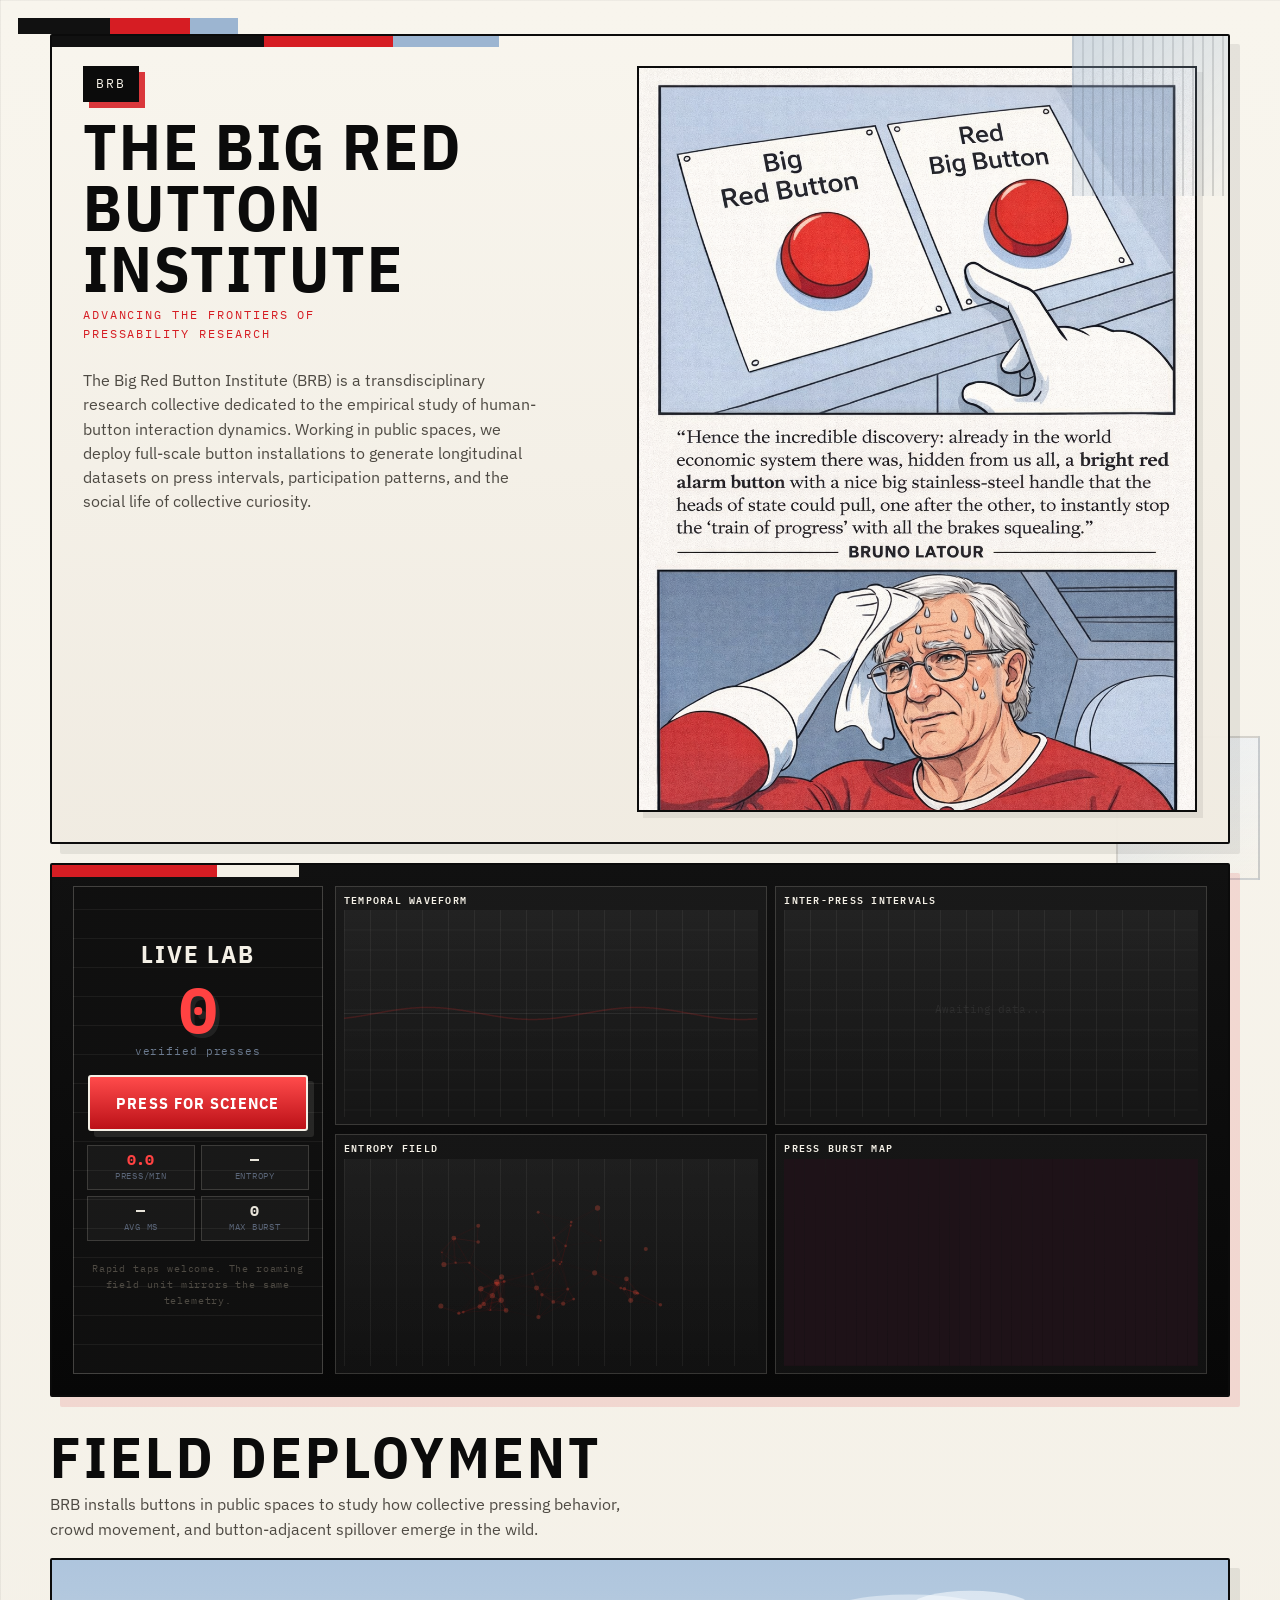
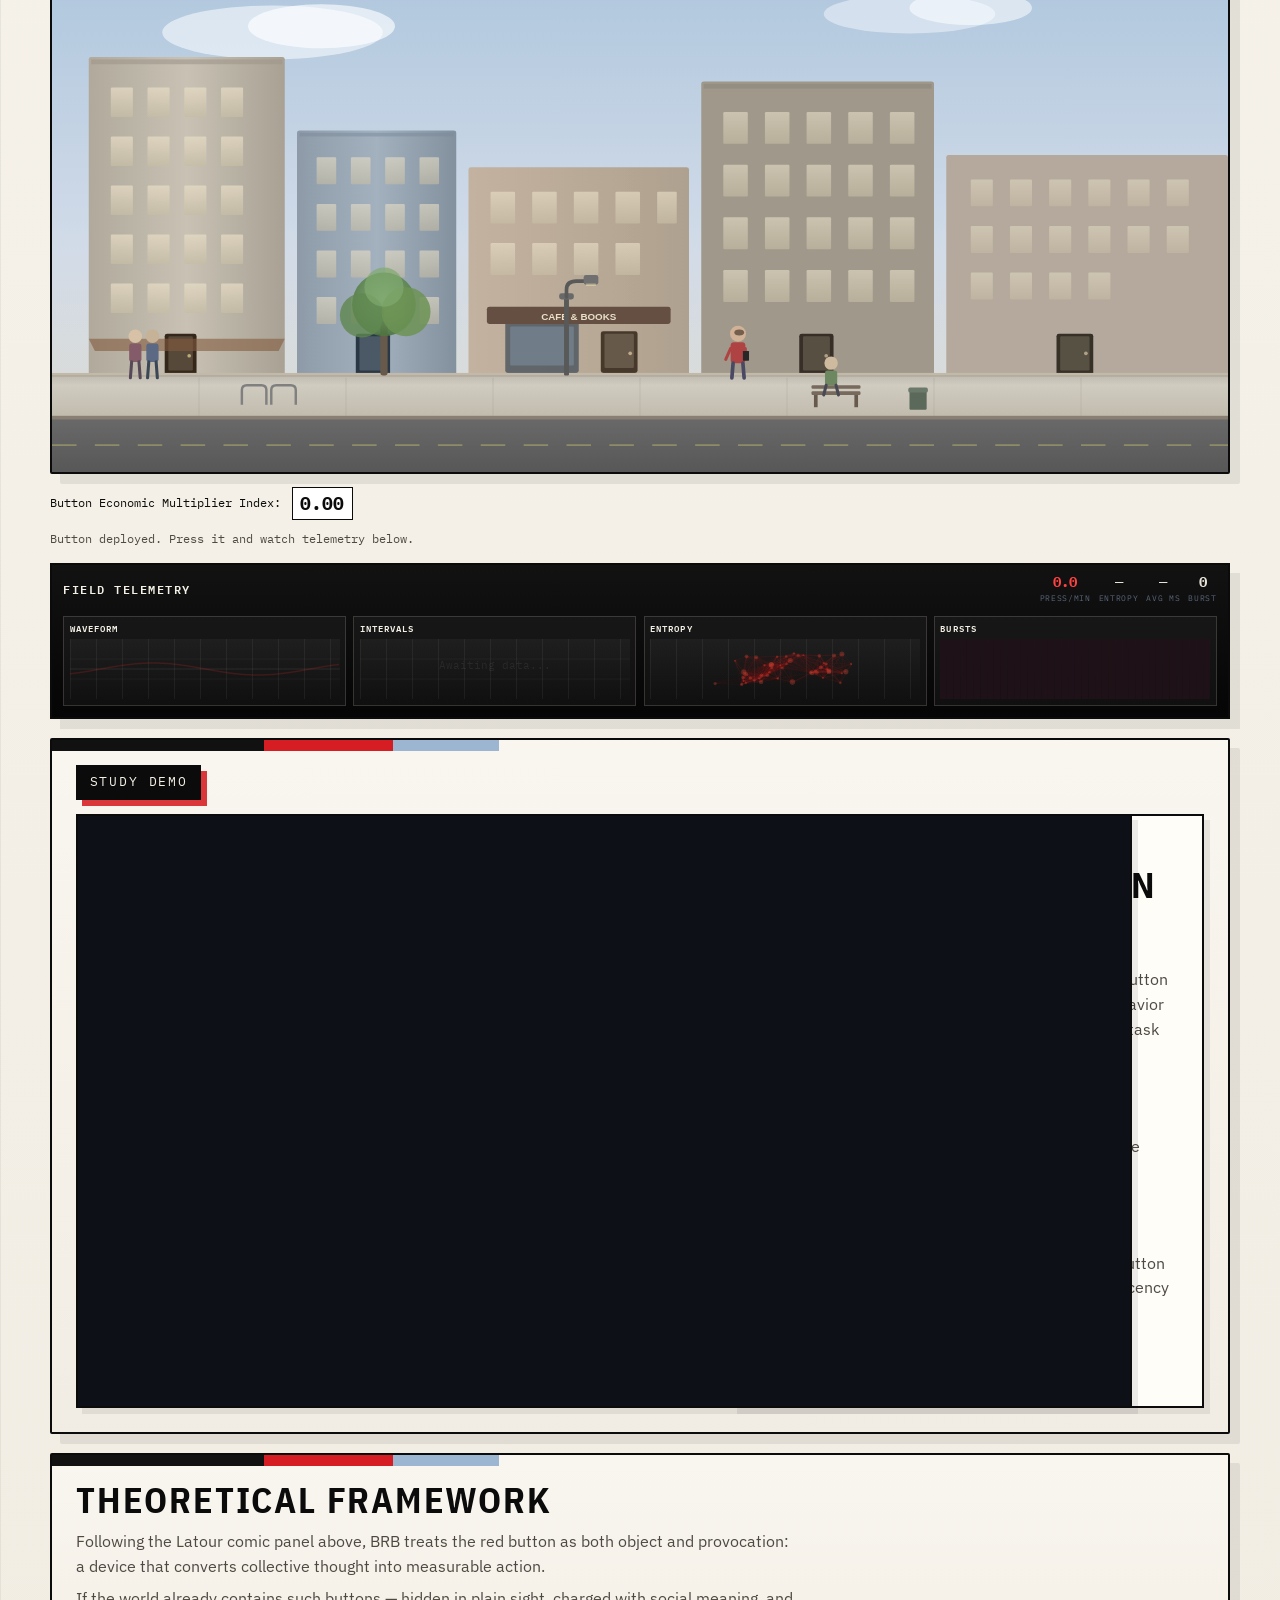
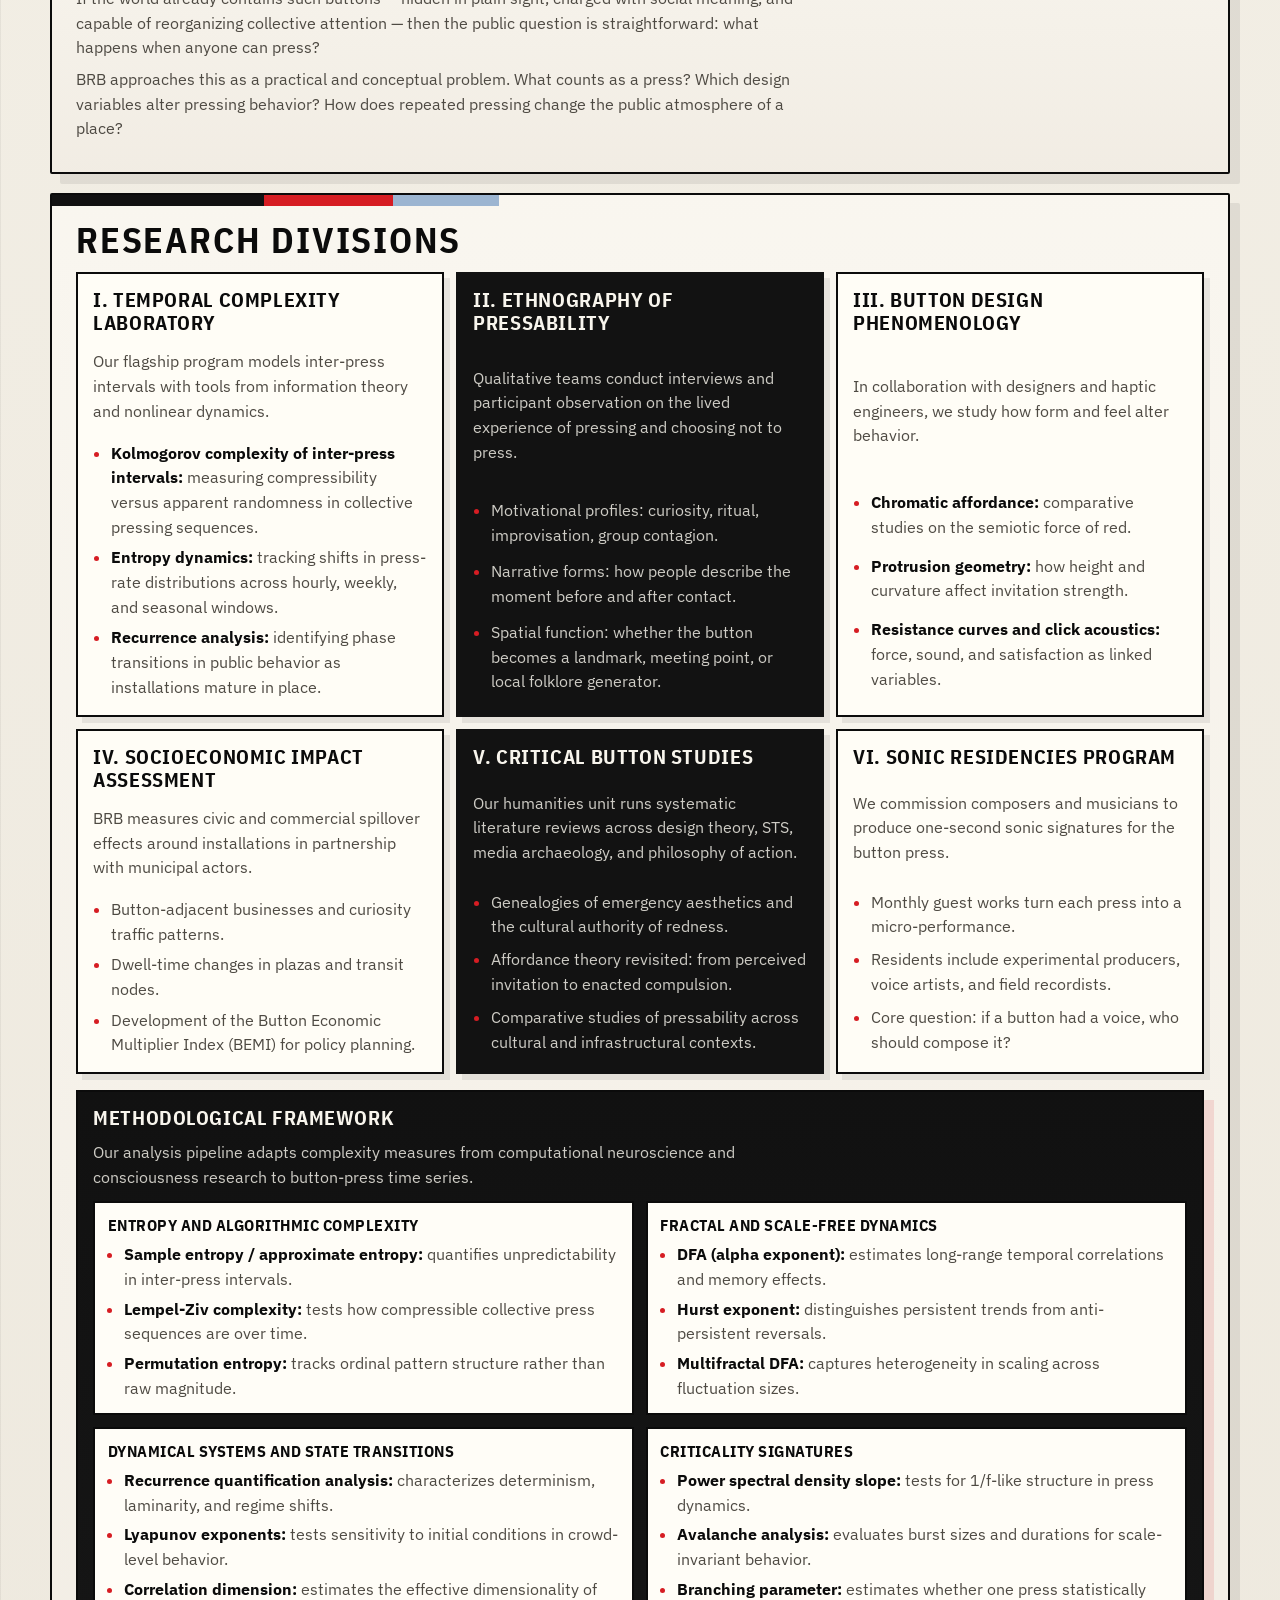
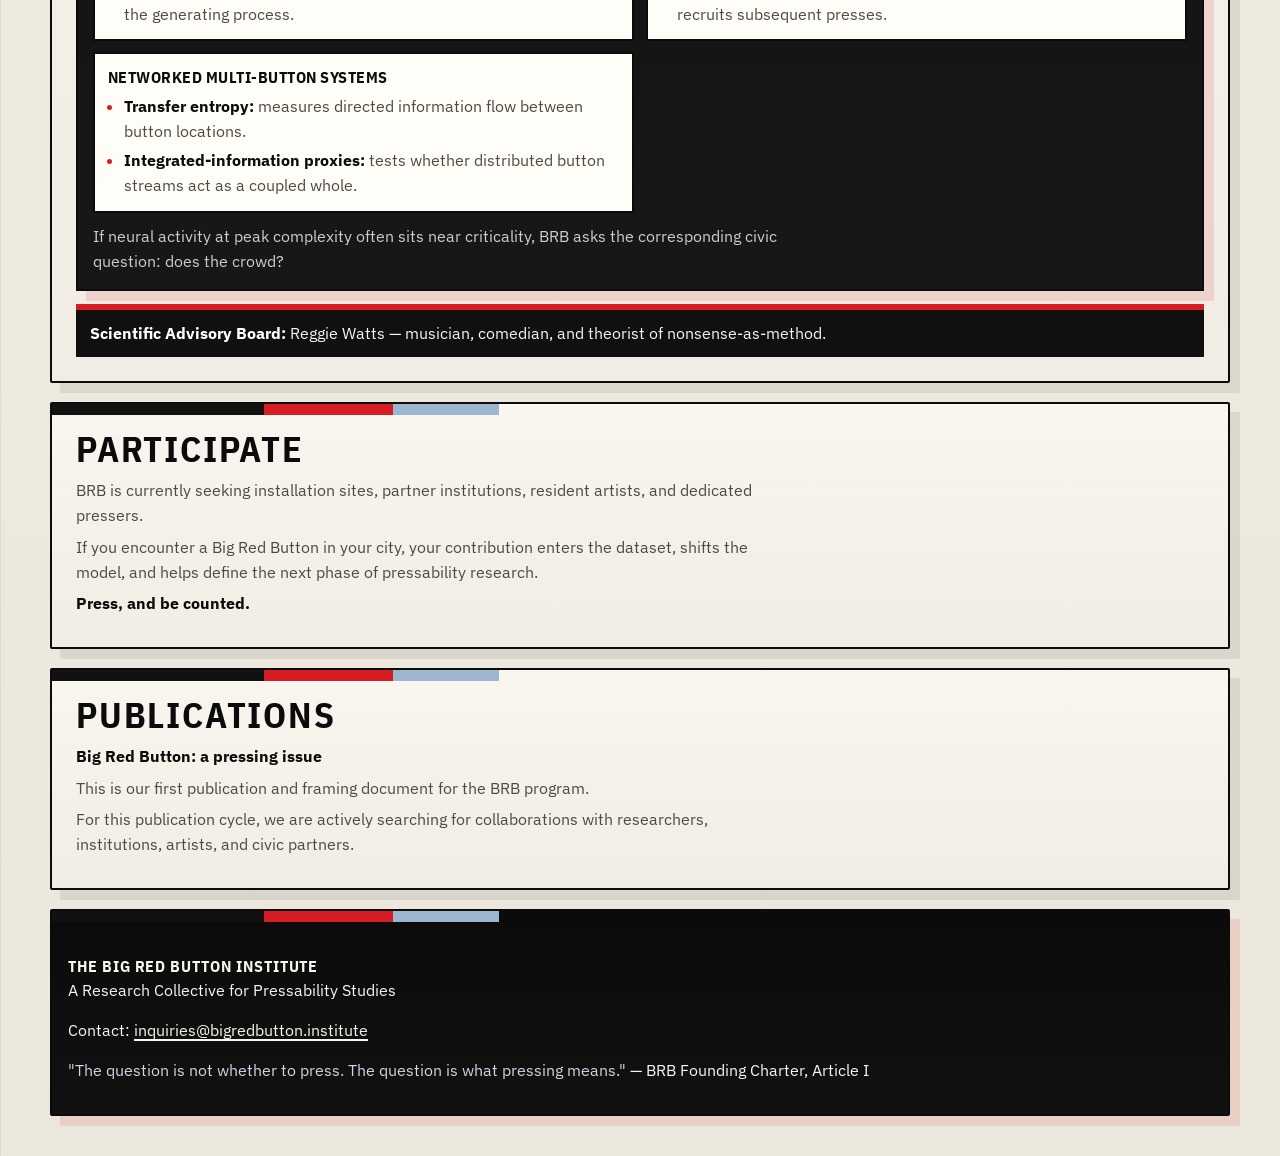
<file: previews/codex-visual-workover/index.html>
﻿<!doctype html>
<html lang="en">
<head>
  <meta charset="utf-8">
  <meta name="viewport" content="width=device-width, initial-scale=1">
  <title>The Big Red Button Institute (BRB)</title>
  <meta name="description" content="The Big Red Button Institute (BRB) studies public button pressing through computational, ethnographic, design, and artistic research.">
  <link rel="preconnect" href="https://fonts.googleapis.com">
  <link rel="preconnect" href="https://fonts.gstatic.com" crossorigin>
  <link href="https://fonts.googleapis.com/css2?family=IBM+Plex+Sans:wght@400;500;600;700&family=IBM+Plex+Sans+Condensed:wght@500;600;700&family=IBM+Plex+Mono:wght@400;500;600&display=swap" rel="stylesheet">
  <style>
    :root {
      --paper: #f5f0e3;
      --ink: #1a1e28;
      --muted: #5f6775;
      --red: #df2c2c;
      --red-hot: #ff4444;
      --red-deep: #8f1717;
      --red-glow: rgba(223, 44, 44, 0.35);
      --steel: #8ea3bf;
      --line: #c9c1b0;
      --shadow: 0 18px 44px rgba(22, 28, 38, 0.18);
      --shadow-soft: 0 10px 24px rgba(23, 28, 37, 0.11);
      --shadow-red: 0 0 60px rgba(223, 44, 44, 0.15);
      --radius-lg: 20px;
      --radius-md: 14px;
      --radius-sm: 10px;
      --max: 1080px;
    }
    * { box-sizing: border-box; }
    html, body { margin: 0; padding: 0; }
    body {
      font-family: "Manrope", "Segoe UI", sans-serif;
      color: var(--ink);
      background:
        radial-gradient(1200px 560px at 104% -12%, #b8c8de 0%, transparent 60%),
        radial-gradient(900px 460px at -5% 18%, #ecc0bc 0%, transparent 55%),
        repeating-linear-gradient(0deg, rgba(255,255,255,0.12) 0 1px, rgba(255,255,255,0) 1px 28px),
        linear-gradient(180deg, #efe9da 0%, #f7f3ea 100%);
      line-height: 1.55;
      overflow-x: hidden;
    }
    #ambientCanvas {
      position: fixed; top: 0; left: 0;
      width: 100%; height: 100%;
      pointer-events: none; z-index: 0;
    }
    .shell {
      position: relative; z-index: 1;
      width: min(calc(100% - 2rem), var(--max));
      margin: 1rem auto 2.5rem;
    }

    /* HERO */
    .hero {
      border: 1px solid var(--line);
      border-radius: var(--radius-lg);
      padding: clamp(1rem, 1.5vw + 0.6rem, 1.8rem);
      box-shadow: var(--shadow);
      background:
        linear-gradient(145deg, rgba(255,255,255,0.93), rgba(255,255,255,0.86)),
        repeating-linear-gradient(-45deg, rgba(124,146,169,0.11) 0 14px, rgba(124,146,169,0) 14px 28px);
      overflow: hidden; position: relative;
    }
    .hero::after {
      content: ""; position: absolute;
      width: 300px; height: 300px; border-radius: 50%;
      right: -110px; top: -130px;
      background: radial-gradient(circle, rgba(223,44,44,0.24) 0%, rgba(223,44,44,0) 70%);
      pointer-events: none;
    }
    .hero-top {
      display: grid; gap: 1rem;
      grid-template-columns: minmax(0, 1fr) clamp(360px, 48vw, 560px);
      align-items: start;
    }
    .hero-intro { min-width: 0; }
    .eyebrow {
      display: inline-block;
      font-family: "IBM Plex Mono", monospace;
      font-size: 0.82rem; letter-spacing: 0.14em;
      text-transform: uppercase; background: #fff;
      border: 1px solid var(--line); border-radius: 999px;
      padding: 0.2rem 0.65rem; margin-bottom: 0.5rem;
    }
    h1, h2, h3 {
      margin: 0; font-family: "Fraunces", Georgia, serif;
      letter-spacing: -0.01em; line-height: 1.12;
    }
    h1 { font-size: clamp(1.8rem, 3.5vw, 3.2rem); max-width: 13ch; }
    .subhead {
      margin: 0.4rem 0 0.6rem;
      font-size: clamp(0.95rem, 1vw + 0.8rem, 1.2rem);
      color: var(--muted); max-width: 46ch;
    }
    .hero-latour {
      margin: 0; border: 1px solid #bac2d2; border-radius: 12px;
      overflow: hidden; background: #f7f9ff;
      box-shadow: var(--shadow-soft); transform: rotate(1.4deg);
      transition: transform 500ms cubic-bezier(0.34, 1.56, 0.64, 1);
      width: 100%; max-width: 560px; justify-self: end;
    }
    .hero-latour:hover { transform: rotate(0deg) scale(1.02); }
    .hero-latour img {
      display: block; width: 100%; height: auto;
      aspect-ratio: 9 / 12; object-fit: cover; object-position: 50% 18%;
    }
    .hero-latour figcaption {
      padding: 0.35rem 0.55rem; font-size: 0.72rem; color: #4c5768;
      border-top: 1px solid #c6cedd; background: #ecf1fa;
    }
    .hero-mission { margin-top: 0.45rem; max-width: 46ch; }
    .hero-mission p { margin: 0.3rem 0; font-size: 0.95rem; }

    /* COMBINED LAB PANEL */
    .lab-panel {
      margin-top: 1rem;
      border: 1px solid rgba(60,50,40,0.25);
      border-radius: var(--radius-lg);
      background: linear-gradient(180deg, #1a1e28 0%, #12151c 100%);
      box-shadow: var(--shadow);
      padding: clamp(0.8rem, 1.2vw + 0.5rem, 1.3rem);
      overflow: hidden; position: relative;
      transition: box-shadow 400ms ease;
    }
    .lab-panel.pulse {
      box-shadow: var(--shadow), var(--shadow-red);
    }
    .lab-layout {
      display: grid;
      grid-template-columns: 250px 1fr;
      gap: 1rem;
      align-items: stretch;
    }

    /* Left column */
    .press-column {
      background: rgba(255,255,255,0.03);
      border: 1px solid rgba(255,255,255,0.07);
      border-radius: var(--radius-md);
      padding: 1rem 0.8rem;
      display: flex; flex-direction: column;
      align-items: center; justify-content: center;
      gap: 0.5rem; position: relative; overflow: hidden;
    }
    .press-column::before {
      content: ""; position: absolute; inset: 0;
      border-radius: inherit; opacity: 0;
      background: radial-gradient(circle at 50% 45%, rgba(223,44,44,0.15) 0%, transparent 70%);
      transition: opacity 300ms ease; pointer-events: none;
    }
    .press-column.glow::before { opacity: 1; }
    .press-column h2 {
      color: #d4d0c6; font-size: 1.1rem; text-align: center;
    }
    .counter-display { text-align: center; }
    .counter-number {
      font-family: "IBM Plex Mono", monospace;
      font-size: 2.6rem; font-weight: 800;
      color: var(--red-hot); line-height: 1;
      display: inline-block;
      transition: transform 150ms cubic-bezier(0.34, 1.56, 0.64, 1);
    }
    .counter-number.bump { transform: scale(1.3); }
    .counter-label {
      font-family: "IBM Plex Mono", monospace;
      font-size: 0.7rem; color: #6b7a8f; margin-top: 0.15rem;
    }
    .press-btn-wrap {
      position: relative; display: flex;
      justify-content: center; padding: 0.4rem 0;
    }
    .press-btn {
      position: relative; z-index: 2;
      font: 700 1.05rem/1 "Manrope", sans-serif;
      color: #fff; border: 0; border-radius: 999px;
      padding: 1rem 1.8rem;
      min-height: 56px;
      min-width: 200px;
      background: radial-gradient(circle at 35% 28%, #ff6868 0%, #df2c2c 55%, #7f1010 100%);
      box-shadow:
        inset 0 -7px 14px rgba(68,0,0,0.3),
        0 8px 16px rgba(129,23,23,0.38);
      cursor: pointer;
      transition: transform 120ms ease, box-shadow 300ms ease;
      -webkit-tap-highlight-color: transparent;
      touch-action: manipulation;
      user-select: none;
      -webkit-user-select: none;
      -webkit-touch-callout: none;
    }
    .press-btn:hover {
      transform: translateY(-2px) scale(1.03);
      box-shadow:
        inset 0 -7px 14px rgba(68,0,0,0.35),
        0 12px 24px rgba(129,23,23,0.46),
        0 0 30px rgba(223,44,44,0.25);
    }
    .press-btn:active, .press-btn.is-pressed {
      transform: translateY(3px) scale(0.96);
      box-shadow:
        inset 0 4px 9px rgba(56,0,0,0.45),
        0 4px 8px rgba(129,23,23,0.26),
        0 0 50px rgba(223,44,44,0.35);
    }
    .ripple-ring {
      position: absolute; top: 50%; left: 50%;
      width: 50px; height: 50px; margin: -25px 0 0 -25px;
      border-radius: 50%; border: 2px solid var(--red);
      opacity: 0; pointer-events: none; z-index: 1;
    }
    .ripple-ring.animate { animation: rippleOut 800ms ease-out forwards; }
    @keyframes rippleOut {
      0% { transform: scale(0.5); opacity: 0.7; }
      100% { transform: scale(4); opacity: 0; }
    }
    .press-mini-stats {
      display: grid; grid-template-columns: 1fr 1fr;
      gap: 0.35rem; width: 100%;
    }
    .mini-stat {
      background: rgba(255,255,255,0.04);
      border: 1px solid rgba(255,255,255,0.06);
      border-radius: 8px; padding: 0.35rem; text-align: center;
    }
    .mini-stat-value {
      font-family: "IBM Plex Mono", monospace;
      font-size: 0.95rem; font-weight: 700;
      color: #e8e4da; line-height: 1;
    }
    .mini-stat-value.red { color: var(--red-hot); }
    .mini-stat-label {
      font-size: 0.58rem; color: #5a6578;
      font-family: "IBM Plex Mono", monospace;
      text-transform: uppercase; letter-spacing: 0.04em;
      margin-top: 0.15rem;
    }
    .press-note {
      font-family: "IBM Plex Mono", monospace;
      font-size: 0.65rem; color: #4a5568; text-align: center;
    }

    /* Right: viz 2x2 */
    .viz-column {
      display: grid;
      grid-template-columns: 1fr 1fr;
      grid-template-rows: 1fr 1fr;
      gap: 0.55rem;
    }
    .viz-card {
      background: rgba(255,255,255,0.03);
      border: 1px solid rgba(255,255,255,0.07);
      border-radius: var(--radius-sm);
      padding: 0.45rem 0.5rem;
      overflow: hidden; display: flex;
      flex-direction: column;
    }
    .viz-card h3 {
      color: #7a7568; font-size: 0.65rem;
      font-family: "IBM Plex Mono", monospace;
      font-weight: 600; text-transform: uppercase;
      letter-spacing: 0.06em; margin: 0 0 0.3rem;
      flex-shrink: 0;
    }
    .viz-card canvas {
      display: block; width: 100%;
      flex: 1; min-height: 0;
      border-radius: 4px;
    }

    /* Field deployment */
    .field-section {
      position: relative;
      padding: 1.7rem 0 0;
    }
    .field-header {
      text-align: center;
      margin-bottom: 1.1rem;
    }
    .field-header h2 {
      font-size: clamp(1.6rem, 3vw, 2.6rem);
      line-height: 1.1;
    }
    .field-header p {
      color: var(--muted);
      margin: 0.45rem auto 0;
      font-size: 1rem;
      max-width: 50ch;
    }
    .scene-wrap {
      position: relative;
      border: 1px solid var(--line);
      border-radius: var(--radius-lg);
      overflow: hidden;
      background: #c8ddf0;
      box-shadow: var(--shadow);
      aspect-ratio: 16 / 7;
      max-height: 520px;
    }
    .scene-wrap svg.street-svg {
      display: block;
      width: 100%;
      height: 100%;
    }
    .scene-status {
      display: none;
      position: absolute;
      bottom: 0.8rem;
      left: 50%;
      transform: translateX(-50%);
      font-family: "IBM Plex Mono", monospace;
      font-size: 0.72rem;
      color: rgba(255,255,255,0.85);
      background: rgba(26,30,40,0.72);
      backdrop-filter: blur(8px);
      padding: 0.35rem 0.8rem;
      border-radius: 999px;
      white-space: nowrap;
      opacity: 0;
      transition: opacity 500ms ease;
      pointer-events: none;
    }
    .scene-status.show { opacity: 1; }
    .field-caption {
      text-align: center;
      margin-top: 0.8rem;
      font-family: "IBM Plex Mono", monospace;
      font-size: 0.78rem;
      color: #8a8577;
    }
    .mini-dashboard {
      margin-top: 0.8rem;
      border: 1px solid rgba(60,50,40,0.25);
      border-radius: var(--radius-md);
      background: linear-gradient(180deg, #1a1e28 0%, #12151c 100%);
      box-shadow: var(--shadow-soft);
      padding: 0.7rem;
      overflow: hidden;
      opacity: 0;
      transform: translateY(12px);
      transition: opacity 600ms ease, transform 600ms ease;
      pointer-events: none;
    }
    .mini-dashboard.visible {
      opacity: 1;
      transform: translateY(0);
      pointer-events: auto;
    }
    .mini-dash-header {
      display: flex;
      align-items: center;
      justify-content: space-between;
      gap: 0.8rem;
      margin-bottom: 0.5rem;
    }
    .mini-dash-header h3 {
      color: #c0bbb0;
      font-size: 0.78rem;
      font-family: "IBM Plex Mono", monospace;
      font-weight: 600;
      text-transform: uppercase;
      letter-spacing: 0.06em;
    }
    .mini-dash-stats {
      display: flex;
      gap: 0.5rem;
      flex-wrap: wrap;
      justify-content: flex-end;
    }
    .md-stat { text-align: center; }
    .md-stat-val {
      font-family: "IBM Plex Mono", monospace;
      font-size: 0.85rem;
      font-weight: 700;
      color: #e8e4da;
      line-height: 1;
    }
    .md-stat-val.red { color: var(--red-hot); }
    .md-stat-lbl {
      font-size: 0.52rem;
      color: #5a6578;
      font-family: "IBM Plex Mono", monospace;
      text-transform: uppercase;
      letter-spacing: 0.04em;
      margin-top: 0.1rem;
    }
    .mini-viz-row {
      display: grid;
      grid-template-columns: repeat(4, minmax(0, 1fr));
      gap: 0.45rem;
    }
    .mini-viz-card {
      background: rgba(255,255,255,0.03);
      border: 1px solid rgba(255,255,255,0.07);
      border-radius: 8px;
      padding: 0.35rem;
      overflow: hidden;
    }
    .mini-viz-card h4 {
      color: #6a6560;
      font-size: 0.55rem;
      font-family: "IBM Plex Mono", monospace;
      font-weight: 600;
      text-transform: uppercase;
      letter-spacing: 0.05em;
      margin: 0 0 0.2rem;
    }
    .mini-viz-card canvas {
      display: block;
      width: 100%;
      height: 60px;
      border-radius: 4px;
    }

    /* CONTENT */
    .mono {
      font-family: "IBM Plex Mono", monospace;
      color: #3c4452; font-size: 0.88rem;
    }
    .stack { display: grid; gap: 1rem; margin-top: 1rem; }
    .panel {
      border: 1px solid var(--line); border-radius: var(--radius-lg);
      background: linear-gradient(180deg, rgba(255,255,255,0.92) 0%, rgba(255,252,246,0.9) 100%);
      box-shadow: var(--shadow);
      padding: clamp(1rem, 1.5vw + 0.7rem, 1.5rem);
    }
    .panel h2 { font-size: clamp(1.45rem, 2.1vw, 2.2rem); margin-bottom: 0.72rem; }
    .panel p { margin: 0.42rem 0; max-width: 72ch; }
    .division-grid {
      display: grid; gap: 0.9rem;
      grid-template-columns: repeat(2, minmax(0, 1fr));
      margin-top: 0.75rem;
    }
    .division {
      border: 1px solid var(--line); border-radius: var(--radius-md);
      background: #fffdf8; padding: 0.95rem;
      display: grid; gap: 0.45rem;
      transition: transform 250ms ease, box-shadow 250ms ease;
    }
    .division:hover { transform: translateY(-2px); box-shadow: var(--shadow); }
    .division h3 { font-size: 1.17rem; }
    .division ul { margin: 0.2rem 0 0; padding-left: 1.1rem; display: grid; gap: 0.35rem; }
    .methods-wrap {
      margin-top: 0.95rem; border: 1px solid var(--line);
      border-radius: var(--radius-md); background: #fff8ec;
      padding: 0.95rem; display: grid; gap: 0.7rem;
    }
    .methods-wrap h3 { font-size: 1.22rem; }
    .methods-wrap p { margin: 0; }
    .methods-grid {
      display: grid; gap: 0.7rem;
      grid-template-columns: repeat(2, minmax(0, 1fr));
    }
    .method {
      border: 1px solid var(--line); border-radius: var(--radius-sm);
      background: #fffdf8; padding: 0.8rem;
      transition: transform 200ms ease;
    }
    .method:hover { transform: translateY(-1px); }
    .method h4 {
      margin: 0 0 0.45rem; font-family: "Fraunces", Georgia, serif;
      font-size: 1.02rem; line-height: 1.2;
    }
    .method ul { margin: 0; padding-left: 1.02rem; display: grid; gap: 0.3rem; }
    .callout {
      border-left: 6px solid var(--red); background: #fff4f4;
      border-radius: 8px; padding: 0.7rem 0.85rem; margin-top: 0.8rem;
    }
    .footer {
      margin-top: 1.2rem; padding: 1rem;
      border: 1px solid var(--line); border-radius: var(--radius-md);
      background: #fbf6eb; font-size: 0.98rem;
      box-shadow: var(--shadow-soft);
    }
    .bemi-bar {
      display: flex;
      align-items: center;
      justify-content: center;
      gap: 1rem;
      margin-top: 0.6rem;
      font-family: "IBM Plex Mono", monospace;
      font-size: 0.75rem;
      color: #6a6560;
      opacity: 0;
      transition: opacity 600ms ease;
    }
    .bemi-bar.visible {
      opacity: 1;
    }
    .bemi-val {
      font-size: 1.1rem;
      font-weight: 700;
      color: var(--ink);
    }
    .study-demo-panel .eyebrow {
      margin-bottom: 0.7rem;
    }
    .video-feature {
      display: grid;
      grid-template-columns: minmax(0, 1.15fr) minmax(280px, 0.85fr);
      gap: 1rem;
      align-items: start;
    }
    .video-embed {
      position: relative;
      aspect-ratio: 16 / 9;
      border: 1px solid var(--line);
      border-radius: var(--radius-md);
      overflow: hidden;
      background: #0d1016;
      box-shadow: var(--shadow-soft);
    }
    .video-embed iframe {
      position: absolute;
      inset: 0;
      width: 100%;
      height: 100%;
      border: 0;
    }
    .video-copy {
      display: grid;
      gap: 0.75rem;
      align-content: start;
    }
    .video-copy h2 {
      margin-bottom: 0;
    }
    .video-copy p {
      margin: 0;
    }
    .video-points {
      margin: 0;
      padding-left: 1.1rem;
      display: grid;
      gap: 0.35rem;
    }
    .video-actions {
      display: flex;
      flex-wrap: wrap;
      gap: 0.6rem;
      margin-top: 0.1rem;
    }
    .video-link {
      display: inline-flex;
      align-items: center;
      justify-content: center;
      min-height: 44px;
      padding: 0.7rem 1rem;
      border-radius: 999px;
      border: 1px solid #b64a4a;
      background: linear-gradient(180deg, #fff4f4 0%, #ffe4e4 100%);
      color: var(--red-deep);
      text-decoration: none;
      font-weight: 800;
      box-shadow: var(--shadow-soft);
      transition: transform 180ms ease, box-shadow 180ms ease, background 180ms ease;
    }
    .video-link:hover {
      transform: translateY(-1px);
      box-shadow: var(--shadow);
      background: linear-gradient(180deg, #fff0f0 0%, #ffd9d9 100%);
    }

    /* ANIMATIONS */
    .reveal {
      opacity: 0; transform: translateY(14px);
      animation: rise 700ms ease forwards;
    }
    .reveal:nth-child(2) { animation-delay: 120ms; }
    .reveal:nth-child(3) { animation-delay: 210ms; }
    .reveal:nth-child(4) { animation-delay: 290ms; }
    .reveal:nth-child(5) { animation-delay: 360ms; }
    .reveal:nth-child(6) { animation-delay: 430ms; }
    @keyframes rise { to { opacity: 1; transform: translateY(0); } }

    .screen-flash {
      position: fixed; inset: 0;
      background: radial-gradient(circle at 50% 50%, rgba(223,44,44,0.15) 0%, transparent 70%);
      pointer-events: none; z-index: 100; opacity: 0;
      transition: opacity 100ms ease;
    }
    .screen-flash.flash { opacity: 1; transition: opacity 0ms; }
    .red-word {
      color: inherit;
      transition: color 160ms ease, text-shadow 220ms ease;
    }
    .red-word.is-pulsing {
      color: #ff4444;
      text-shadow:
        0 0 10px rgba(223,44,44,0.42),
        0 0 18px rgba(223,44,44,0.24);
    }

    /* Floating pedestal control */
    .pedestal-float {
      position: fixed;
      z-index: 65;
      pointer-events: none;
      width: 140px;
      height: 320px;
      filter: drop-shadow(0 20px 40px rgba(22,28,38,0.25))
              drop-shadow(0 4px 12px rgba(143,23,23,0.2));
      transition: filter 300ms ease;
      will-change: transform, width, height, filter;
    }
    .pedestal-float.pressed-glow {
      filter: drop-shadow(0 20px 40px rgba(22,28,38,0.25))
              drop-shadow(0 0 40px rgba(223,44,44,0.45))
              drop-shadow(0 4px 12px rgba(143,23,23,0.3));
    }
    .pedestal-float.docked {
      position: absolute !important;
      z-index: 10;
      pointer-events: auto;
      filter: drop-shadow(0 3px 6px rgba(22,28,38,0.25))
              drop-shadow(0 1px 3px rgba(143,23,23,0.15));
    }
    .pedestal-float.undocking {
      transition:
        transform 1200ms cubic-bezier(0.34, 1.2, 0.64, 1),
        width 1200ms cubic-bezier(0.34, 1.2, 0.64, 1),
        height 1200ms cubic-bezier(0.34, 1.2, 0.64, 1),
        filter 800ms ease;
    }
    .pedestal-float svg {
      width: 100%;
      height: 100%;
      pointer-events: auto;
      cursor: grab;
      touch-action: manipulation;
      -webkit-tap-highlight-color: transparent;
      user-select: none;
      -webkit-user-select: none;
      -webkit-touch-callout: none;
    }
    .pedestal-float.dragging svg {
      cursor: grabbing;
    }
    .dome-group {
      transition: transform 90ms cubic-bezier(0.22, 1, 0.36, 1);
      transform-origin: 70px 92px;
    }
    .dome-group.pushed {
      transform: translateY(10px) scaleX(1.04) scaleY(0.8);
      animation: domePress 120ms cubic-bezier(0.22, 1, 0.36, 1) forwards;
    }
    .dome-group.rebound {
      animation: domeRebound 220ms cubic-bezier(0.34, 1.56, 0.64, 1) forwards;
    }
    @keyframes domePress {
      0% { transform: translateY(0) scaleX(1) scaleY(1); }
      60% { transform: translateY(11px) scaleX(1.05) scaleY(0.78); }
      100% { transform: translateY(10px) scaleX(1.04) scaleY(0.8); }
    }
    @keyframes domeRebound {
      0% { transform: translateY(10px) scaleX(1.04) scaleY(0.8); }
      55% { transform: translateY(2px) scaleX(0.99) scaleY(1.02); }
      100% { transform: translateY(0) scaleX(1) scaleY(1); }
    }
    .shockwave {
      position: fixed;
      pointer-events: none;
      z-index: 64;
      border-radius: 50%;
      border: 3px solid var(--red);
      opacity: 0;
      width: 40px;
      height: 40px;
    }
    .shockwave.go {
      animation: shockExpand 900ms cubic-bezier(0.22, 1, 0.36, 1) forwards;
    }
    @keyframes shockExpand {
      0% { transform: translate(-50%, -50%) scale(0.3); opacity: 0.7; }
      100% { transform: translate(-50%, -50%) scale(12); opacity: 0; }
    }
    .sparkle {
      position: fixed;
      pointer-events: none;
      z-index: 63;
      width: 6px;
      height: 6px;
      border-radius: 50%;
      background: var(--red-hot);
    }
    .sparkle.go {
      animation: sparkleFly 700ms ease-out forwards;
    }
    @keyframes sparkleFly {
      0% { transform: translate(0, 0) scale(1); opacity: 1; }
      100% { transform: translate(var(--sx), var(--sy)) scale(0); opacity: 0; }
    }
    .scroll-hint {
      position: fixed;
      z-index: 66;
      pointer-events: none;
      opacity: 0;
      transition: opacity 200ms ease;
      color: var(--red);
      font-family: "Fraunces", Georgia, serif;
      font-size: 0.85rem;
      text-align: center;
      line-height: 1.2;
      text-transform: lowercase;
    }
    .scroll-hint.show {
      opacity: 1;
      animation: hintBob 600ms ease-in-out 2;
    }
    .scroll-hint svg {
      display: block;
      margin: 0.2rem auto 0;
      width: 20px;
      height: 20px;
    }
    @keyframes hintBob {
      0%, 100% { transform: translateY(0); }
      50% { transform: translateY(6px); }
    }

    @media (max-width: 980px) {
      .hero-top { grid-template-columns: minmax(0,1fr) clamp(280px,38vw,420px); }
      .lab-layout { grid-template-columns: 1fr; }
      .video-feature { grid-template-columns: 1fr; }
      .press-column {
        flex-direction: row; flex-wrap: wrap; justify-content: center;
        padding: 0.8rem;
      }
      .press-column h2 { width: 100%; }
      .counter-display { order: 1; }
      .press-btn-wrap { order: 2; }
      .press-mini-stats { order: 3; max-width: 300px; }
      .press-note { order: 4; width: 100%; }
      .division-grid, .methods-grid { grid-template-columns: 1fr; }
      .hero-latour { max-width: 420px; justify-self: end; transform: none; }
      .mini-viz-row { grid-template-columns: 1fr 1fr; }
      .pedestal-float {
        width: 118px;
        height: 270px;
      }
    }
    @media (hover: none) and (pointer: coarse) {
      .press-btn:hover {
        transform: none;
        box-shadow:
          inset 0 -7px 14px rgba(68,0,0,0.3),
          0 8px 16px rgba(129,23,23,0.38);
      }
    }
    @media (max-width: 650px) {
      .shell { width: min(calc(100% - 1rem), var(--max)); margin: 0.5rem auto 1.5rem; }
      .hero, .panel, .lab-panel, .scene-wrap, .mini-dashboard { border-radius: 14px; }
      .hero-top { grid-template-columns: 1fr; }
      .hero-latour { max-width: 100%; justify-self: stretch; }
      .viz-column { grid-template-columns: 1fr; }
      .mini-viz-row { grid-template-columns: 1fr 1fr; }
      .scene-wrap { aspect-ratio: 16 / 9; }
      .pedestal-float {
        width: 100px;
        height: 230px;
      }
    }
    @media (prefers-reduced-motion: reduce) {
      .pedestal-float {
        transition: none !important;
      }
    }
  </style>
  <link rel="stylesheet" href="visual-workover.css">
</head>
<body class="visual-workover">
  <canvas id="ambientCanvas"></canvas>
  <div class="screen-flash" id="screenFlash"></div>
  <div class="shockwave" id="pedestalShockwave"></div>
  <div class="scroll-hint" id="pedestalScrollHint" aria-hidden="true">
    <span>field telemetry</span>
    <svg viewBox="0 0 20 20" fill="none" stroke="currentColor" stroke-width="2.5" stroke-linecap="round" stroke-linejoin="round">
      <path d="M10 4 L10 16 M5 11 L10 16 L15 11"></path>
    </svg>
  </div>
  <div class="pedestal-float" id="pedestalFloat" aria-label="Floating button that jumps to visualizations">
    <svg viewBox="0 0 140 320" xmlns="http://www.w3.org/2000/svg" role="button" tabindex="0" aria-label="Jump to visualizations">
      <defs>
        <radialGradient id="domeGrad" cx="42%" cy="32%" r="58%" fx="38%" fy="28%">
          <stop offset="0%" stop-color="#ff8a8a"></stop>
          <stop offset="28%" stop-color="#ff5252"></stop>
          <stop offset="58%" stop-color="#df2c2c"></stop>
          <stop offset="85%" stop-color="#a01515"></stop>
          <stop offset="100%" stop-color="#6b0a0a"></stop>
        </radialGradient>
        <radialGradient id="domeHighlight" cx="38%" cy="25%" r="35%">
          <stop offset="0%" stop-color="rgba(255,255,255,0.7)"></stop>
          <stop offset="100%" stop-color="rgba(255,255,255,0)"></stop>
        </radialGradient>
        <linearGradient id="pedestalGrad" x1="0" y1="0" x2="1" y2="0">
          <stop offset="0%" stop-color="#c4b8a0"></stop>
          <stop offset="18%" stop-color="#e8ddc6"></stop>
          <stop offset="40%" stop-color="#f5eedd"></stop>
          <stop offset="60%" stop-color="#f7f0e0"></stop>
          <stop offset="82%" stop-color="#e0d5be"></stop>
          <stop offset="100%" stop-color="#b8ab94"></stop>
        </linearGradient>
        <linearGradient id="ringGrad" x1="0" y1="0" x2="1" y2="0">
          <stop offset="0%" stop-color="#8a7d6a"></stop>
          <stop offset="20%" stop-color="#c9bc9f"></stop>
          <stop offset="45%" stop-color="#e8dcc0"></stop>
          <stop offset="55%" stop-color="#e8dcc0"></stop>
          <stop offset="80%" stop-color="#c0b395"></stop>
          <stop offset="100%" stop-color="#7d7262"></stop>
        </linearGradient>
        <linearGradient id="baseGrad" x1="0" y1="0" x2="0" y2="1">
          <stop offset="0%" stop-color="#d4c9b2"></stop>
          <stop offset="100%" stop-color="#a89b84"></stop>
        </linearGradient>
        <radialGradient id="domeShadow" cx="50%" cy="50%" r="50%">
          <stop offset="0%" stop-color="rgba(80,20,20,0.35)"></stop>
          <stop offset="100%" stop-color="rgba(80,20,20,0)"></stop>
        </radialGradient>
        <radialGradient id="ambientGlow" cx="50%" cy="50%" r="50%">
          <stop offset="0%" stop-color="rgba(223,44,44,0.18)"></stop>
          <stop offset="100%" stop-color="rgba(223,44,44,0)"></stop>
        </radialGradient>
        <pattern id="decoLines" x="0" y="0" width="140" height="16" patternUnits="userSpaceOnUse">
          <line x1="50" y1="0" x2="50" y2="16" stroke="rgba(160,140,110,0.2)" stroke-width="0.5"></line>
          <line x1="70" y1="0" x2="70" y2="16" stroke="rgba(160,140,110,0.15)" stroke-width="0.5"></line>
          <line x1="90" y1="0" x2="90" y2="16" stroke="rgba(160,140,110,0.2)" stroke-width="0.5"></line>
        </pattern>
        <clipPath id="domeClip">
          <rect x="0" y="0" width="140" height="320"></rect>
        </clipPath>
      </defs>

      <ellipse cx="70" cy="55" rx="55" ry="45" fill="url(#ambientGlow)" opacity="0.7">
        <animate attributeName="rx" values="55;60;55" dur="3s" repeatCount="indefinite"></animate>
        <animate attributeName="opacity" values="0.7;1;0.7" dur="3s" repeatCount="indefinite"></animate>
      </ellipse>

      <ellipse cx="70" cy="310" rx="58" ry="8" fill="rgba(60,40,20,0.15)"></ellipse>
      <path d="M12,295 L128,295 L122,310 Q70,316 18,310 Z" fill="url(#baseGrad)" stroke="#a89b84" stroke-width="0.5"></path>
      <ellipse cx="70" cy="295" rx="58" ry="9" fill="#ddd2bb" stroke="#b8ab94" stroke-width="0.5"></ellipse>
      <ellipse cx="70" cy="295" rx="42" ry="6" fill="none" stroke="rgba(143,130,105,0.35)" stroke-width="0.8"></ellipse>

      <rect x="30" y="282" width="80" height="13" rx="2" fill="url(#ringGrad)" stroke="#9e9280" stroke-width="0.4"></rect>
      <ellipse cx="70" cy="282" rx="40" ry="5" fill="#ddd2bb" stroke="#b8ab94" stroke-width="0.4"></ellipse>

      <path d="M38,282 L38,130 Q38,125 43,122 L97,122 Q102,125 102,130 L102,282" fill="url(#pedestalGrad)" stroke="#b8ab94" stroke-width="0.5"></path>
      <path d="M38,282 L38,130 Q38,125 43,122 L97,122 Q102,125 102,130 L102,282" fill="url(#decoLines)"></path>
      <line x1="55" y1="135" x2="55" y2="275" stroke="rgba(140,125,100,0.18)" stroke-width="1.2"></line>
      <line x1="70" y1="130" x2="70" y2="278" stroke="rgba(140,125,100,0.12)" stroke-width="1"></line>
      <line x1="85" y1="135" x2="85" y2="275" stroke="rgba(140,125,100,0.18)" stroke-width="1.2"></line>
      <rect x="34" y="200" width="72" height="8" rx="1.5" fill="url(#ringGrad)" stroke="#9e9280" stroke-width="0.3" opacity="0.7"></rect>
      <rect x="34" y="165" width="72" height="5" rx="1" fill="url(#ringGrad)" stroke="#9e9280" stroke-width="0.3" opacity="0.5"></rect>

      <rect x="32" y="116" width="76" height="12" rx="3" fill="url(#ringGrad)" stroke="#9e9280" stroke-width="0.5"></rect>
      <ellipse cx="70" cy="116" rx="38" ry="6" fill="#e0d5be" stroke="#b8ab94" stroke-width="0.5"></ellipse>
      <circle cx="70" cy="116" r="2.5" fill="none" stroke="rgba(143,130,105,0.3)" stroke-width="0.6"></circle>
      <circle cx="70" cy="116" r="6" fill="none" stroke="rgba(143,130,105,0.2)" stroke-width="0.4"></circle>

      <path d="M28,110 Q28,100 36,96 L104,96 Q112,100 112,110 L112,116 L28,116 Z" fill="#c4b8a0" stroke="#a89b84" stroke-width="0.5"></path>
      <path d="M32,110 Q32,102 38,99 L102,99 Q108,102 108,110" fill="none" stroke="rgba(255,255,255,0.2)" stroke-width="0.8"></path>
      <ellipse cx="70" cy="98" rx="36" ry="6" fill="url(#domeShadow)"></ellipse>

      <g class="dome-group" id="domeGroup" clip-path="url(#domeClip)">
        <ellipse cx="70" cy="72" rx="42" ry="38" fill="url(#domeGrad)"></ellipse>
        <ellipse cx="70" cy="95" rx="42" ry="8" fill="#8b1818" opacity="0.6"></ellipse>
        <ellipse cx="70" cy="93" rx="40" ry="6" fill="#a01515" opacity="0.4"></ellipse>
        <ellipse cx="58" cy="55" rx="22" ry="18" fill="url(#domeHighlight)" opacity="0.85"></ellipse>
        <path d="M35,80 Q70,100 105,80" fill="none" stroke="rgba(255,180,180,0.25)" stroke-width="1.2"></path>
        <circle cx="55" cy="48" r="4" fill="rgba(255,255,255,0.5)">
          <animate attributeName="r" values="4;5;4" dur="2.5s" repeatCount="indefinite"></animate>
          <animate attributeName="opacity" values="0.5;0.7;0.5" dur="2.5s" repeatCount="indefinite"></animate>
        </circle>
        <circle cx="52" cy="45" r="1.8" fill="rgba(255,255,255,0.7)"></circle>
      </g>

      <text x="70" y="250" text-anchor="middle" font-family="'IBM Plex Mono', monospace" font-size="6.5" fill="rgba(100,88,70,0.5)" letter-spacing="0.15em" font-weight="600">PRESS</text>
      <text x="70" y="260" text-anchor="middle" font-family="'IBM Plex Mono', monospace" font-size="5" fill="rgba(100,88,70,0.35)" letter-spacing="0.1em">FOR SCIENCE</text>
    </svg>
  </div>

  <div class="shell">
    <header class="hero reveal">
      <div class="hero-top">
        <div class="hero-intro">
          <span class="eyebrow">BRB</span>
          <h1>The Big Red Button Institute</h1>
          <p class="subhead">Advancing the Frontiers of Pressability Research</p>
          <div class="hero-mission">
            <p>The Big Red Button Institute (BRB) is a transdisciplinary research collective dedicated to the empirical study of human-button interaction dynamics. Working in public spaces, we deploy full-scale button installations to generate longitudinal datasets on press intervals, participation patterns, and the social life of collective curiosity.</p>
          </div>
        </div>
        <figure class="hero-latour">
          <img src="Images/Latour.png" alt="Bruno Latour comic panel with a bright red alarm button.">
        </figure>
      </div>
    </header>

    <!-- COMBINED PRESS + VIZ -->
    <section class="lab-panel reveal" id="labPanel">
      <div class="lab-layout">
        <div class="press-column" id="pressColumn">
          <h2>Live Lab</h2>
          <div class="counter-display">
            <div class="counter-number" id="pressCount">0</div>
            <div class="counter-label">verified presses</div>
          </div>
          <div class="press-btn-wrap">
            <div class="ripple-ring" id="ripple1"></div>
            <div class="ripple-ring" id="ripple2"></div>
            <div class="ripple-ring" id="ripple3"></div>
            <button id="pressBtn" class="press-btn" type="button">Press For Science</button>
          </div>
          <div class="press-mini-stats">
            <div class="mini-stat">
              <div class="mini-stat-value red" id="statRate">0.0</div>
              <div class="mini-stat-label">Press/min</div>
            </div>
            <div class="mini-stat">
              <div class="mini-stat-value" id="statEntropy">&mdash;</div>
              <div class="mini-stat-label">Entropy</div>
            </div>
            <div class="mini-stat">
              <div class="mini-stat-value" id="statAvgInterval">&mdash;</div>
              <div class="mini-stat-label">Avg ms</div>
            </div>
            <div class="mini-stat">
              <div class="mini-stat-value" id="statBurst">0</div>
              <div class="mini-stat-label">Max Burst</div>
            </div>
          </div>
          <p class="press-note">Rapid taps welcome. The roaming field unit mirrors the same telemetry.</p>
        </div>
        <div class="viz-column" id="visualizations" aria-label="Visualizations">
          <div class="viz-card">
            <h3>Temporal Waveform</h3>
            <canvas id="waveCanvas"></canvas>
          </div>
          <div class="viz-card">
            <h3>Inter-Press Intervals</h3>
            <canvas id="intervalCanvas"></canvas>
          </div>
          <div class="viz-card">
            <h3>Entropy Field</h3>
            <canvas id="entropyCanvas"></canvas>
          </div>
          <div class="viz-card">
            <h3>Press Burst Map</h3>
            <canvas id="burstCanvas"></canvas>
          </div>
        </div>
      </div>
    </section>

    <section class="field-section reveal" id="fieldSection">
      <div class="field-header">
        <h2>Field Deployment</h2>
        <p>BRB installs buttons in public spaces to study how collective pressing behavior, crowd movement, and button-adjacent spillover emerge in the wild.</p>
      </div>
      <div class="scene-wrap" id="sceneWrap">
        <svg class="street-svg" viewBox="0 0 960 420" xmlns="http://www.w3.org/2000/svg" preserveAspectRatio="xMidYMid slice">
          <defs>
            <linearGradient id="skyG" x1="0" y1="0" x2="0" y2="1"><stop offset="0%" stop-color="#a8c4e0"></stop><stop offset="55%" stop-color="#cdd9e8"></stop><stop offset="100%" stop-color="#ddd8cc"></stop></linearGradient>
            <linearGradient id="bldgA" x1="0" y1="0" x2="1" y2="0"><stop offset="0%" stop-color="#b0a898"></stop><stop offset="50%" stop-color="#c7bfb0"></stop><stop offset="100%" stop-color="#a8a090"></stop></linearGradient>
            <linearGradient id="bldgB" x1="0" y1="0" x2="1" y2="0"><stop offset="0%" stop-color="#8b9aaa"></stop><stop offset="50%" stop-color="#a0b0c0"></stop><stop offset="100%" stop-color="#8090a0"></stop></linearGradient>
            <linearGradient id="bldgC" x1="0" y1="0" x2="1" y2="0"><stop offset="0%" stop-color="#c4b09a"></stop><stop offset="100%" stop-color="#b0a08a"></stop></linearGradient>
            <linearGradient id="sidewalkG" x1="0" y1="0" x2="0" y2="1"><stop offset="0%" stop-color="#d4cfc2"></stop><stop offset="100%" stop-color="#bfb8a8"></stop></linearGradient>
            <linearGradient id="roadG" x1="0" y1="0" x2="0" y2="1"><stop offset="0%" stop-color="#6a6a6a"></stop><stop offset="100%" stop-color="#585858"></stop></linearGradient>
            <radialGradient id="treeG" cx="50%" cy="40%" r="55%"><stop offset="0%" stop-color="#7aab65"></stop><stop offset="70%" stop-color="#5a8a48"></stop><stop offset="100%" stop-color="#4a7a3a"></stop></radialGradient>
            <linearGradient id="winG" x1="0" y1="0" x2="0" y2="1"><stop offset="0%" stop-color="#e8dcc0"></stop><stop offset="100%" stop-color="#c8bca0"></stop></linearGradient>
            <linearGradient id="groundSh" x1="0" y1="0" x2="0" y2="1"><stop offset="0%" stop-color="rgba(60,50,40,.15)"></stop><stop offset="100%" stop-color="rgba(60,50,40,0)"></stop></linearGradient>
          </defs>
          <rect width="960" height="420" fill="url(#skyG)"></rect>
          <ellipse cx="180" cy="60" rx="90" ry="22" fill="rgba(255,255,255,.5)"></ellipse><ellipse cx="220" cy="55" rx="60" ry="18" fill="rgba(255,255,255,.6)"></ellipse>
          <ellipse cx="700" cy="45" rx="70" ry="16" fill="rgba(255,255,255,.4)"></ellipse><ellipse cx="750" cy="40" rx="50" ry="14" fill="rgba(255,255,255,.5)"></ellipse>
          <rect x="30" y="80" width="160" height="260" rx="2" fill="url(#bldgA)"></rect><rect x="32" y="82" width="156" height="4" fill="rgba(160,150,135,.6)"></rect>
          <g fill="url(#winG)" opacity=".7"><rect x="48" y="105" width="18" height="24" rx="1"></rect><rect x="78" y="105" width="18" height="24" rx="1"></rect><rect x="108" y="105" width="18" height="24" rx="1"></rect><rect x="138" y="105" width="18" height="24" rx="1"></rect><rect x="48" y="145" width="18" height="24" rx="1"></rect><rect x="78" y="145" width="18" height="24" rx="1"></rect><rect x="108" y="145" width="18" height="24" rx="1"></rect><rect x="138" y="145" width="18" height="24" rx="1"></rect><rect x="48" y="185" width="18" height="24" rx="1"></rect><rect x="78" y="185" width="18" height="24" rx="1"></rect><rect x="108" y="185" width="18" height="24" rx="1"></rect><rect x="138" y="185" width="18" height="24" rx="1"></rect><rect x="48" y="225" width="18" height="24" rx="1"></rect><rect x="78" y="225" width="18" height="24" rx="1"></rect><rect x="108" y="225" width="18" height="24" rx="1"></rect><rect x="138" y="225" width="18" height="24" rx="1"></rect><rect x="48" y="265" width="18" height="24" rx="1"></rect><rect x="78" y="265" width="18" height="24" rx="1"></rect><rect x="108" y="265" width="18" height="24" rx="1"></rect><rect x="138" y="265" width="18" height="24" rx="1"></rect></g>
          <rect x="92" y="306" width="26" height="34" rx="2" fill="#3a2a1a"></rect><rect x="95" y="308" width="20" height="28" rx="1" fill="#5a4a38"></rect><circle cx="112" cy="324" r="1.5" fill="#c0a870"></circle>
          <path d="M30,310 L190,310 L185,320 L35,320 Z" fill="#8a5a3a" opacity=".6"></path>
          <rect x="200" y="140" width="130" height="200" rx="2" fill="url(#bldgB)"></rect><rect x="202" y="142" width="126" height="3" fill="rgba(120,140,160,.5)"></rect>
          <g fill="url(#winG)" opacity=".6"><rect x="216" y="162" width="16" height="22" rx="1"></rect><rect x="244" y="162" width="16" height="22" rx="1"></rect><rect x="272" y="162" width="16" height="22" rx="1"></rect><rect x="300" y="162" width="16" height="22" rx="1"></rect><rect x="216" y="200" width="16" height="22" rx="1"></rect><rect x="244" y="200" width="16" height="22" rx="1"></rect><rect x="272" y="200" width="16" height="22" rx="1"></rect><rect x="300" y="200" width="16" height="22" rx="1"></rect><rect x="216" y="238" width="16" height="22" rx="1"></rect><rect x="244" y="238" width="16" height="22" rx="1"></rect><rect x="272" y="238" width="16" height="22" rx="1"></rect><rect x="300" y="238" width="16" height="22" rx="1"></rect><rect x="216" y="276" width="16" height="22" rx="1"></rect><rect x="244" y="276" width="16" height="22" rx="1"></rect><rect x="272" y="276" width="16" height="22" rx="1"></rect><rect x="300" y="276" width="16" height="22" rx="1"></rect></g>
          <rect x="248" y="306" width="28" height="34" rx="2" fill="#2a3a4a"></rect><rect x="251" y="308" width="22" height="28" rx="1" fill="#4a5a6a"></rect><circle cx="270" cy="324" r="1.5" fill="#a0b0c0"></circle>
          <rect x="340" y="170" width="180" height="170" rx="2" fill="url(#bldgC)"></rect>
          <rect x="370" y="296" width="60" height="42" rx="2" fill="#3a4a5a" opacity=".7"></rect><rect x="374" y="300" width="52" height="32" rx="1" fill="#87a5c0" opacity=".35"></rect>
          <rect x="355" y="284" width="150" height="14" rx="2" fill="#6a5040"></rect><text x="430" y="295" text-anchor="middle" font-family="'Manrope',sans-serif" font-size="8" fill="#e8dcc0" font-weight="700">CAFE &amp; BOOKS</text>
          <g fill="url(#winG)" opacity=".65"><rect x="358" y="190" width="20" height="26" rx="1"></rect><rect x="392" y="190" width="20" height="26" rx="1"></rect><rect x="426" y="190" width="20" height="26" rx="1"></rect><rect x="460" y="190" width="20" height="26" rx="1"></rect><rect x="494" y="190" width="16" height="26" rx="1"></rect><rect x="358" y="232" width="20" height="26" rx="1"></rect><rect x="392" y="232" width="20" height="26" rx="1"></rect><rect x="426" y="232" width="20" height="26" rx="1"></rect><rect x="460" y="232" width="20" height="26" rx="1"></rect></g>
          <rect x="448" y="304" width="30" height="34" rx="2" fill="#4a3a2a"></rect><rect x="451" y="306" width="24" height="28" rx="1" fill="#6a5a48"></rect><circle cx="472" cy="322" r="1.5" fill="#c0a880"></circle>
          <rect x="530" y="100" width="190" height="240" rx="2" fill="#a09888"></rect><rect x="532" y="102" width="186" height="4" fill="rgba(140,130,118,.5)"></rect>
          <g fill="url(#winG)" opacity=".6"><rect x="548" y="125" width="20" height="26" rx="1"></rect><rect x="582" y="125" width="20" height="26" rx="1"></rect><rect x="616" y="125" width="20" height="26" rx="1"></rect><rect x="650" y="125" width="20" height="26" rx="1"></rect><rect x="684" y="125" width="20" height="26" rx="1"></rect><rect x="548" y="168" width="20" height="26" rx="1"></rect><rect x="582" y="168" width="20" height="26" rx="1"></rect><rect x="616" y="168" width="20" height="26" rx="1"></rect><rect x="650" y="168" width="20" height="26" rx="1"></rect><rect x="684" y="168" width="20" height="26" rx="1"></rect><rect x="548" y="211" width="20" height="26" rx="1"></rect><rect x="582" y="211" width="20" height="26" rx="1"></rect><rect x="616" y="211" width="20" height="26" rx="1"></rect><rect x="650" y="211" width="20" height="26" rx="1"></rect><rect x="684" y="211" width="20" height="26" rx="1"></rect><rect x="548" y="254" width="20" height="26" rx="1"></rect><rect x="582" y="254" width="20" height="26" rx="1"></rect><rect x="616" y="254" width="20" height="26" rx="1"></rect><rect x="650" y="254" width="20" height="26" rx="1"></rect><rect x="684" y="254" width="20" height="26" rx="1"></rect></g>
          <rect x="610" y="306" width="28" height="34" rx="2" fill="#3a3028"></rect><rect x="613" y="308" width="22" height="28" rx="1" fill="#5a5040"></rect><circle cx="632" cy="324" r="1.5" fill="#b0a080"></circle>
          <rect x="730" y="160" width="230" height="180" rx="2" fill="#b4a898"></rect>
          <g fill="url(#winG)" opacity=".5"><rect x="750" y="180" width="18" height="22" rx="1"></rect><rect x="782" y="180" width="18" height="22" rx="1"></rect><rect x="814" y="180" width="18" height="22" rx="1"></rect><rect x="846" y="180" width="18" height="22" rx="1"></rect><rect x="878" y="180" width="18" height="22" rx="1"></rect><rect x="910" y="180" width="18" height="22" rx="1"></rect><rect x="750" y="218" width="18" height="22" rx="1"></rect><rect x="782" y="218" width="18" height="22" rx="1"></rect><rect x="814" y="218" width="18" height="22" rx="1"></rect><rect x="846" y="218" width="18" height="22" rx="1"></rect><rect x="878" y="218" width="18" height="22" rx="1"></rect><rect x="910" y="218" width="18" height="22" rx="1"></rect><rect x="750" y="256" width="18" height="22" rx="1"></rect><rect x="782" y="256" width="18" height="22" rx="1"></rect><rect x="814" y="256" width="18" height="22" rx="1"></rect><rect x="846" y="256" width="18" height="22" rx="1"></rect></g>
          <rect x="820" y="306" width="30" height="34" rx="2" fill="#3a3228"></rect><rect x="823" y="308" width="24" height="28" rx="1" fill="#5a5242"></rect><circle cx="844" cy="322" r="1.5" fill="#b0a080"></circle>
          <rect x="0" y="340" width="960" height="35" fill="url(#sidewalkG)"></rect><rect x="0" y="338" width="960" height="3" fill="#c0b8a5"></rect>
          <g stroke="rgba(160,150,135,.3)" stroke-width=".8"><line x1="120" y1="342" x2="120" y2="375"></line><line x1="240" y1="342" x2="240" y2="375"></line><line x1="360" y1="342" x2="360" y2="375"></line><line x1="480" y1="342" x2="480" y2="375"></line><line x1="600" y1="342" x2="600" y2="375"></line><line x1="720" y1="342" x2="720" y2="375"></line><line x1="840" y1="342" x2="840" y2="375"></line></g>
          <rect x="0" y="340" width="960" height="8" fill="url(#groundSh)"></rect>
          <rect x="0" y="375" width="960" height="45" fill="url(#roadG)"></rect>
          <g stroke="#d4cc60" stroke-width="1.5" stroke-dasharray="20 15" opacity=".4"><line x1="0" y1="397" x2="960" y2="397"></line></g>
          <rect x="0" y="373" width="960" height="3" fill="#8a8070"></rect>
          <rect x="418" y="275" width="4" height="65" rx="1" fill="#5a5a5a"></rect><rect x="414" y="273" width="12" height="5" rx="2" fill="#6a6a6a"></rect>
          <path d="M420,276 L420,270 Q420,263 428,263 L438,263" fill="none" stroke="#5a5a5a" stroke-width="3" stroke-linecap="round"></path>
          <rect x="434" y="258" width="12" height="8" rx="2" fill="#707070"></rect><rect x="436" y="265" width="8" height="2" fill="#ffeeaa" opacity=".4"></rect>
          <rect x="268" y="296" width="6" height="44" rx="2" fill="#6a5a4a"></rect>
          <circle cx="271" cy="282" r="26" fill="url(#treeG)" opacity=".9"></circle><circle cx="253" cy="291" r="18" fill="#5a8a48" opacity=".8"></circle><circle cx="289" cy="288" r="20" fill="#68964a" opacity=".85"></circle><circle cx="271" cy="268" r="16" fill="#7aab65" opacity=".7"></circle>
          <g transform="translate(620,348)"><rect x="0" y="0" width="40" height="3" rx="1" fill="#7a6a5a"></rect><rect x="0" y="5" width="40" height="3" rx="1" fill="#7a6a5a"></rect><rect x="2" y="8" width="3" height="10" fill="#6a5a4a"></rect><rect x="35" y="8" width="3" height="10" fill="#6a5a4a"></rect></g>
          <g transform="translate(155,352)"><path d="M0,12 L0,0 Q0,-4 4,-4 L16,-4 Q20,-4 20,0 L20,12" fill="none" stroke="#808080" stroke-width="2"></path><path d="M24,12 L24,0 Q24,-4 28,-4 L40,-4 Q44,-4 44,0 L44,12" fill="none" stroke="#808080" stroke-width="2"></path></g>
          <g transform="translate(700,348)"><rect x="0" y="4" width="14" height="16" rx="1" fill="#5a6a5a"></rect><rect x="-1" y="2" width="16" height="4" rx="1.5" fill="#6a7a6a"></rect></g>
          <ellipse id="landingSpot" cx="500" cy="362" rx="16" ry="3" fill="rgba(223,44,44,0)" stroke="rgba(223,44,44,0)" stroke-width="1" stroke-dasharray="3 2"></ellipse>
          <g id="person1"><circle cx="0" cy="-24" r="6" fill="#e0c8a0"></circle><ellipse cx="-1" cy="-25" rx="3" ry="2" fill="#5a4030" opacity=".7"></ellipse><rect x="-5" y="-18" width="10" height="16" rx="2.5" fill="#4a6a8a"></rect><line x1="-3" y1="-2" x2="-5" y2="10" stroke="#3a4a5a" stroke-width="3" stroke-linecap="round"></line><line x1="3" y1="-2" x2="5" y2="10" stroke="#3a4a5a" stroke-width="3" stroke-linecap="round"></line><line x1="-5" y1="-14" x2="-9" y2="-4" stroke="#4a6a8a" stroke-width="2.5" stroke-linecap="round"></line><line x1="5" y1="-14" x2="9" y2="-4" stroke="#4a6a8a" stroke-width="2.5" stroke-linecap="round"></line></g>
          <g id="person2"><circle cx="0" cy="-26" r="6.5" fill="#d4b090"></circle><ellipse cx="1" cy="-27" rx="4" ry="2.5" fill="#3a2a1a" opacity=".6"></ellipse><rect x="-6" y="-19" width="12" height="17" rx="2.5" fill="#c04040"></rect><line x1="-4" y1="-2" x2="-5" y2="10" stroke="#4a4a6a" stroke-width="3" stroke-linecap="round"></line><line x1="4" y1="-2" x2="5" y2="10" stroke="#4a4a6a" stroke-width="3" stroke-linecap="round"></line><line x1="-6" y1="-14" x2="-10" y2="-5" stroke="#c04040" stroke-width="2.5" stroke-linecap="round"></line><line x1="6" y1="-14" x2="6" y2="-6" stroke="#c04040" stroke-width="2.5" stroke-linecap="round"></line><rect x="4" y="-12" width="5" height="8" rx=".5" fill="#2a2a2a"></rect></g>
          <g id="person3"><circle cx="0" cy="-24" r="6" fill="#c0a888"></circle><ellipse cx="0" cy="-26" rx="5" ry="3" fill="#2a2a3a" opacity=".5"></ellipse><rect x="-5" y="-18" width="10" height="16" rx="2.5" fill="#5a5a7a"></rect><line x1="-3" y1="-2" x2="-4" y2="10" stroke="#4a4a5a" stroke-width="3" stroke-linecap="round"></line><line x1="3" y1="-2" x2="5" y2="10" stroke="#4a4a5a" stroke-width="3" stroke-linecap="round"></line><line x1="-5" y1="-14" x2="-8" y2="-3" stroke="#5a5a7a" stroke-width="2.5" stroke-linecap="round"></line><line x1="5" y1="-14" x2="8" y2="-3" stroke="#5a5a7a" stroke-width="2.5" stroke-linecap="round"></line></g>
          <g id="person4">
            <g id="person4Bubble" display="none" opacity="0">
              <path d="M28,-38 L40,-26 L50,-40" fill="rgba(255,252,246,.96)" stroke="rgba(26,30,40,.18)" stroke-width="1"></path>
              <rect x="24" y="-154" width="206" height="116" rx="12" fill="rgba(255,252,246,.96)" stroke="rgba(26,30,40,.18)" stroke-width="1"></rect>
              <text id="person4Speaker" x="36" y="-134" fill="#df2c2c" font-family="'IBM Plex Mono',monospace" font-size="7" font-weight="700">Reggie Watts</text>
              <text id="person4Quote" x="36" y="-112" fill="#1a1e28" font-family="'IBM Plex Mono',monospace" font-size="8" font-weight="700">
                <tspan x="36" dy="0">Locate the red probability disc.</tspan>
              </text>
              <text id="person4Role" x="36" y="-48" fill="#7a7164" font-family="'IBM Plex Mono',monospace" font-size="6.5" font-weight="600">Scientific Advisory Board</text>
            </g>
            <rect x="-6" y="-18" width="12" height="17" rx="2.5" fill="#7a3d33"></rect>
            <line x1="-4" y1="-2" x2="-6" y2="10" stroke="#47394b" stroke-width="3" stroke-linecap="round"></line>
            <line x1="4" y1="-2" x2="6" y2="10" stroke="#47394b" stroke-width="3" stroke-linecap="round"></line>
            <line x1="-6" y1="-14" x2="-10" y2="-5" stroke="#7a3d33" stroke-width="2.5" stroke-linecap="round"></line>
            <line x1="6" y1="-14" x2="10" y2="-6" stroke="#7a3d33" stroke-width="2.5" stroke-linecap="round"></line>
            <rect x="-6.5" y="-10" width="13" height="3" rx="1.5" fill="#a13b2f" opacity=".85"></rect>
            <image href="Images/ReggieWatts/reggiewatts.png" x="-34" y="-72" width="68" height="68" preserveAspectRatio="xMidYMid meet"></image>
          </g>
          <g transform="translate(636,344)"><circle cx="0" cy="-14" r="5.5" fill="#d0b898"></circle><rect x="-5" y="-8" width="10" height="12" rx="2" fill="#6a8a5a"></rect><line x1="-4" y1="4" x2="-6" y2="12" stroke="#4a4a5a" stroke-width="2.5" stroke-linecap="round"></line><line x1="4" y1="4" x2="6" y2="12" stroke="#4a4a5a" stroke-width="2.5" stroke-linecap="round"></line></g>
          <g transform="translate(68,332)"><circle cx="0" cy="-24" r="5.5" fill="#d8c0a0"></circle><rect x="-5" y="-18" width="10" height="15" rx="2" fill="#8a5a6a"></rect><line x1="-3" y1="-3" x2="-4" y2="10" stroke="#5a4a5a" stroke-width="2.5" stroke-linecap="round"></line><line x1="3" y1="-3" x2="4" y2="10" stroke="#5a4a5a" stroke-width="2.5" stroke-linecap="round"></line></g>
          <g transform="translate(82,332)"><circle cx="0" cy="-24" r="5.5" fill="#c8b090"></circle><rect x="-5" y="-18" width="10" height="15" rx="2" fill="#5a6a8a"></rect><line x1="-3" y1="-3" x2="-4" y2="10" stroke="#3a4a5a" stroke-width="2.5" stroke-linecap="round"></line><line x1="3" y1="-3" x2="4" y2="10" stroke="#3a4a5a" stroke-width="2.5" stroke-linecap="round"></line></g>
          <g id="crowdLayer"></g>
          <g id="dollarNetworkLayer"></g>
          <g id="dollarLayer"></g>
        </svg>
        <div class="scene-status" id="sceneStatus">FIELD UNIT DEPLOYING...</div>
      </div>
      <div class="bemi-bar" id="bemiBar">
        <span>Button Economic Multiplier Index:</span>
        <span class="bemi-val" id="bemiVal">0.00</span>
      </div>
      <p class="field-caption" id="fieldCaption">Scroll this section into view to deploy the field unit and observe crowd spillover.</p>
      <div class="mini-dashboard" id="miniDash">
        <div class="mini-dash-header">
          <h3>Field Telemetry</h3>
          <div class="mini-dash-stats">
            <div class="md-stat"><div class="md-stat-val red" id="mdRate">0.0</div><div class="md-stat-lbl">Press/min</div></div>
            <div class="md-stat"><div class="md-stat-val" id="mdEntropy">&mdash;</div><div class="md-stat-lbl">Entropy</div></div>
            <div class="md-stat"><div class="md-stat-val" id="mdAvg">&mdash;</div><div class="md-stat-lbl">Avg ms</div></div>
            <div class="md-stat"><div class="md-stat-val" id="mdBurst">0</div><div class="md-stat-lbl">Burst</div></div>
          </div>
        </div>
        <div class="mini-viz-row">
          <div class="mini-viz-card"><h4>Waveform</h4><canvas id="mWave"></canvas></div>
          <div class="mini-viz-card"><h4>Intervals</h4><canvas id="mInterval"></canvas></div>
          <div class="mini-viz-card"><h4>Entropy</h4><canvas id="mEntropy"></canvas></div>
          <div class="mini-viz-card"><h4>Bursts</h4><canvas id="mBurst"></canvas></div>
        </div>
      </div>
    </section>

    <main class="stack">
      <section class="panel reveal study-demo-panel" aria-labelledby="studyDemoTitle">
        <span class="eyebrow">Study Demo</span>
        <div class="video-feature">
          <div class="video-embed">
            <iframe
              src="https://www.youtube-nocookie.com/embed/ps7yAMZNh94"
              title="First Big Red Button VR Study Demo | Button Pressing Behavior in Virtual Reality"
              loading="lazy"
              referrerpolicy="strict-origin-when-cross-origin"
              allow="accelerometer; autoplay; clipboard-write; encrypted-media; gyroscope; picture-in-picture; web-share"
              allowfullscreen
            ></iframe>
          </div>
          <div class="video-copy">
            <p class="mono">YouTube upload: March 12, 2026</p>
            <h2 id="studyDemoTitle">First Big Red Button VR Study Demo</h2>
            <p>This demonstration presents the inaugural Big Red Button Institute virtual reality study on button-pressing behavior under conditions of maximal autonomy and minimal task demand.</p>
            <ul class="video-points">
              <li>Participants are immersed in a controlled virtual environment with a single large red button.</li>
              <li>A standardized audio track guides the session while preserving open-ended interaction.</li>
              <li>Pressing and non-pressing are treated as methodologically valid outcomes.</li>
            </ul>
            <p>The prototype is used to tune instruction cadence, button visibility, and the general atmosphere of button-adjacency before formal study deployment.</p>
            <div class="video-actions">
              <a class="video-link" href="https://www.youtube.com/watch?v=ps7yAMZNh94" target="_blank" rel="noopener noreferrer">Watch on YouTube</a>
            </div>
          </div>
        </div>
      </section>

      <section class="panel reveal">
        <h2>Theoretical Framework</h2>
        <p>Following the Latour comic panel above, BRB treats the red button as both object and provocation: a device that converts collective thought into measurable action.</p>
        <p>If the world already contains such buttons &mdash; hidden in plain sight, charged with social meaning, and capable of reorganizing collective attention &mdash; then the public question is straightforward: what happens when anyone can press?</p>
        <p>BRB approaches this as a practical and conceptual problem. What counts as a press? Which design variables alter pressing behavior? How does repeated pressing change the public atmosphere of a place?</p>
      </section>

      <section class="panel reveal">
        <h2>Research Divisions</h2>
        <div class="division-grid">
          <article class="division">
            <h3>I. Temporal Complexity Laboratory</h3>
            <p>Our flagship program models inter-press intervals with tools from information theory and nonlinear dynamics.</p>
            <ul>
              <li><strong>Kolmogorov complexity of inter-press intervals:</strong> measuring compressibility versus apparent randomness in collective pressing sequences.</li>
              <li><strong>Entropy dynamics:</strong> tracking shifts in press-rate distributions across hourly, weekly, and seasonal windows.</li>
              <li><strong>Recurrence analysis:</strong> identifying phase transitions in public behavior as installations mature in place.</li>
            </ul>
          </article>
          <article class="division">
            <h3>II. Ethnography of Pressability</h3>
            <p>Qualitative teams conduct interviews and participant observation on the lived experience of pressing and choosing not to press.</p>
            <ul>
              <li>Motivational profiles: curiosity, ritual, improvisation, group contagion.</li>
              <li>Narrative forms: how people describe the moment before and after contact.</li>
              <li>Spatial function: whether the button becomes a landmark, meeting point, or local folklore generator.</li>
            </ul>
          </article>
          <article class="division">
            <h3>III. Button Design Phenomenology</h3>
            <p>In collaboration with designers and haptic engineers, we study how form and feel alter behavior.</p>
            <ul>
              <li><strong>Chromatic affordance:</strong> comparative studies on the semiotic force of red.</li>
              <li><strong>Protrusion geometry:</strong> how height and curvature affect invitation strength.</li>
              <li><strong>Resistance curves and click acoustics:</strong> force, sound, and satisfaction as linked variables.</li>
            </ul>
          </article>
          <article class="division">
            <h3>IV. Socioeconomic Impact Assessment</h3>
            <p>BRB measures civic and commercial spillover effects around installations in partnership with municipal actors.</p>
            <ul>
              <li>Button-adjacent businesses and curiosity traffic patterns.</li>
              <li>Dwell-time changes in plazas and transit nodes.</li>
              <li>Development of the Button Economic Multiplier Index (BEMI) for policy planning.</li>
            </ul>
          </article>
          <article class="division">
            <h3>V. Critical Button Studies</h3>
            <p>Our humanities unit runs systematic literature reviews across design theory, STS, media archaeology, and philosophy of action.</p>
            <ul>
              <li>Genealogies of emergency aesthetics and the cultural authority of redness.</li>
              <li>Affordance theory revisited: from perceived invitation to enacted compulsion.</li>
              <li>Comparative studies of pressability across cultural and infrastructural contexts.</li>
            </ul>
          </article>
          <article class="division">
            <h3>VI. Sonic Residencies Program</h3>
            <p>We commission composers and musicians to produce one-second sonic signatures for the button press.</p>
            <ul>
              <li>Monthly guest works turn each press into a micro-performance.</li>
              <li>Residents include experimental producers, voice artists, and field recordists.</li>
              <li>Core question: if a button had a voice, who should compose it?</li>
            </ul>
          </article>
        </div>
        <section class="methods-wrap" aria-label="Methodological framework">
          <h3>Methodological Framework</h3>
          <p>Our analysis pipeline adapts complexity measures from computational neuroscience and consciousness research to button-press time series.</p>
          <div class="methods-grid">
            <article class="method">
              <h4>Entropy and Algorithmic Complexity</h4>
              <ul>
                <li><strong>Sample entropy / approximate entropy:</strong> quantifies unpredictability in inter-press intervals.</li>
                <li><strong>Lempel-Ziv complexity:</strong> tests how compressible collective press sequences are over time.</li>
                <li><strong>Permutation entropy:</strong> tracks ordinal pattern structure rather than raw magnitude.</li>
              </ul>
            </article>
            <article class="method">
              <h4>Fractal and Scale-Free Dynamics</h4>
              <ul>
                <li><strong>DFA (alpha exponent):</strong> estimates long-range temporal correlations and memory effects.</li>
                <li><strong>Hurst exponent:</strong> distinguishes persistent trends from anti-persistent reversals.</li>
                <li><strong>Multifractal DFA:</strong> captures heterogeneity in scaling across fluctuation sizes.</li>
              </ul>
            </article>
            <article class="method">
              <h4>Dynamical Systems and State Transitions</h4>
              <ul>
                <li><strong>Recurrence quantification analysis:</strong> characterizes determinism, laminarity, and regime shifts.</li>
                <li><strong>Lyapunov exponents:</strong> tests sensitivity to initial conditions in crowd-level behavior.</li>
                <li><strong>Correlation dimension:</strong> estimates the effective dimensionality of the generating process.</li>
              </ul>
            </article>
            <article class="method">
              <h4>Criticality Signatures</h4>
              <ul>
                <li><strong>Power spectral density slope:</strong> tests for 1/f-like structure in press dynamics.</li>
                <li><strong>Avalanche analysis:</strong> evaluates burst sizes and durations for scale-invariant behavior.</li>
                <li><strong>Branching parameter:</strong> estimates whether one press statistically recruits subsequent presses.</li>
              </ul>
            </article>
            <article class="method">
              <h4>Networked Multi-Button Systems</h4>
              <ul>
                <li><strong>Transfer entropy:</strong> measures directed information flow between button locations.</li>
                <li><strong>Integrated-information proxies:</strong> tests whether distributed button streams act as a coupled whole.</li>
              </ul>
            </article>
          </div>
          <p>If neural activity at peak complexity often sits near criticality, BRB asks the corresponding civic question: does the crowd?</p>
        </section>
        <div class="callout">
          <strong>Scientific Advisory Board:</strong> Reggie Watts &mdash; musician, comedian, and theorist of nonsense-as-method.
        </div>
      </section>

      <section class="panel reveal">
        <h2>Participate</h2>
        <p>BRB is currently seeking installation sites, partner institutions, resident artists, and dedicated pressers.</p>
        <p>If you encounter a Big Red Button in your city, your contribution enters the dataset, shifts the model, and helps define the next phase of pressability research.</p>
        <p><strong>Press, and be counted.</strong></p>
      </section>

      <section class="panel reveal">
        <h2>Publications</h2>
        <p><strong>Big Red Button: a pressing issue</strong></p>
        <p>This is our first publication and framing document for the BRB program.</p>
        <p>For this publication cycle, we are actively searching for collaborations with researchers, institutions, artists, and civic partners.</p>
      </section>
    </main>

    <footer class="footer reveal">
      <p><strong>The Big Red Button Institute</strong><br>A Research Collective for Pressability Studies</p>
      <p>Contact: <a href="mailto:inquiries@bigredbutton.institute">inquiries@bigredbutton.institute</a></p>
      <p><em>"The question is not whether to press. The question is what pressing means."</em> &mdash; BRB Founding Charter, Article I</p>
    </footer>
  </div>

  <script>
  (function () {
    return;
    var pressTimestamps = [];
    var intervals = [];
    var count = 0;
    var sessionStart = Date.now();
    var maxBurst = 0;
    var particles = [];

    var btn = document.getElementById("pressBtn");
    var countEl = document.getElementById("pressCount");
    var labPanel = document.getElementById("labPanel");
    var pressCol = document.getElementById("pressColumn");
    var flash = document.getElementById("screenFlash");
    var ripples = [document.getElementById("ripple1"), document.getElementById("ripple2"), document.getElementById("ripple3")].filter(Boolean);
    var rippleIdx = 0;
    var statRate = document.getElementById("statRate");
    var statEntropy = document.getElementById("statEntropy");
    var statAvgInterval = document.getElementById("statAvgInterval");
    var statBurst = document.getElementById("statBurst");
    var pedestal = document.getElementById("pedestalFloat");
    var dome = document.getElementById("domeGroup");
    var pedestalShockwave = document.getElementById("pedestalShockwave");
    var pedestalScrollHint = document.getElementById("pedestalScrollHint");
    var visualizations = document.getElementById("visualizations");
    var pedestalSvg = pedestal ? pedestal.querySelector("svg") : null;
    var pedestalActive = false;
    var pedestalDownAt = 0;
    var pedestalPointerId = null;
    var pedestalLastTouchStart = 0;
    var pedestalTouchId = null;
    var pedestalDragging = false;
    var pedestalDragStartX = 0;
    var pedestalDragStartY = 0;
    var pedestalOriginX = 0;
    var pedestalOriginY = 0;
    var pedestalDragThreshold = 18;
    var pedestalReleaseTimer = null;
    var pedestalPinned = false;
    var reducedMotion = window.matchMedia && window.matchMedia("(prefers-reduced-motion: reduce)").matches;
    var pedestalState = {
      baseX: 78,
      baseY: 32,
      x: 0,
      y: 0,
      rotation: 0,
      driftPhase1: Math.random() * Math.PI * 2,
      driftPhase2: Math.random() * Math.PI * 2,
      driftPhase3: Math.random() * Math.PI * 2,
      driftPhase4: Math.random() * Math.PI * 2,
      shiftTimer: 0,
      shiftTargetX: 0,
      shiftTargetY: 0,
      shiftCurrentX: 0,
      shiftCurrentY: 0,
      nextShift: 4000 + Math.random() * 7000
    };

    // AMBIENT
    var ambientC = document.getElementById("ambientCanvas");
    var ambientCtx = ambientC.getContext("2d");
    var floaters = [];
    function resizeAmbient() { ambientC.width = window.innerWidth; ambientC.height = window.innerHeight; }
    resizeAmbient();
    window.addEventListener("resize", resizeAmbient);
    for (var i = 0; i < 35; i++) {
      floaters.push({ x: Math.random()*window.innerWidth, y: Math.random()*window.innerHeight, r: Math.random()*2.5+0.5, vx: (Math.random()-0.5)*0.3, vy: (Math.random()-0.5)*0.3, alpha: Math.random()*0.12+0.03 });
    }
    function drawAmbient() {
      ambientCtx.clearRect(0,0,ambientC.width,ambientC.height);
      for (var i=0;i<floaters.length;i++) {
        var f=floaters[i]; f.x+=f.vx; f.y+=f.vy;
        if(f.x<-10)f.x=ambientC.width+10; if(f.x>ambientC.width+10)f.x=-10;
        if(f.y<-10)f.y=ambientC.height+10; if(f.y>ambientC.height+10)f.y=-10;
        ambientCtx.beginPath(); ambientCtx.arc(f.x,f.y,f.r,0,Math.PI*2);
        ambientCtx.fillStyle="rgba(223,44,44,"+f.alpha+")"; ambientCtx.fill();
      }
      for (var j=particles.length-1;j>=0;j--) {
        var p=particles[j]; p.x+=p.vx; p.y+=p.vy; p.vy+=0.04; p.life-=0.015;
        if(p.life<=0){particles.splice(j,1);continue;}
        ambientCtx.beginPath(); ambientCtx.arc(p.x,p.y,p.r*p.life,0,Math.PI*2);
        ambientCtx.fillStyle="rgba("+p.color+","+(p.life*0.6)+")"; ambientCtx.fill();
      }
      requestAnimationFrame(drawAmbient);
    }
    drawAmbient();
    function spawnParticles(x,y,n) {
      for(var i=0;i<n;i++){
        var angle=Math.random()*Math.PI*2,speed=Math.random()*4+1.5;
        var colors=["223,44,44","255,100,70","255,160,80","200,30,30"];
        particles.push({x:x,y:y,vx:Math.cos(angle)*speed,vy:Math.sin(angle)*speed-2,r:Math.random()*4+1.5,life:1,color:colors[Math.floor(Math.random()*colors.length)]});
      }
    }

    // VIZ
    var waveC=document.getElementById("waveCanvas"), waveCtx=waveC.getContext("2d");
    var intervalC=document.getElementById("intervalCanvas"), intervalCtx=intervalC.getContext("2d");
    var entropyC=document.getElementById("entropyCanvas"), entropyCtx=entropyC.getContext("2d");
    var burstC=document.getElementById("burstCanvas"), burstCtx=burstC.getContext("2d");

    function setupCanvas(c) {
      var r=c.getBoundingClientRect(), d=window.devicePixelRatio||1;
      c.width=r.width*d; c.height=r.height*d;
      c.getContext("2d").scale(d,d);
      c.style.width=r.width+"px"; c.style.height=r.height+"px";
    }
    var vizReady=false;
    function initCanvases() {
      if(vizReady)return; vizReady=true;
      setupCanvas(waveC);setupCanvas(intervalC);setupCanvas(entropyC);setupCanvas(burstC);
      drawAllViz();
    }
    setTimeout(initCanvases,300);
    window.addEventListener("resize",function(){
      vizReady=false;
      setTimeout(initCanvases,100);
      updatePedestalAnchor(false);
      if (reducedMotion) animatePedestal();
    });

    var waveData=[], wavePhase=0;
    function drawWave() {
      var w=waveC.getBoundingClientRect().width, h=waveC.getBoundingClientRect().height;
      waveCtx.clearRect(0,0,w,h);
      waveCtx.strokeStyle="rgba(255,255,255,0.04)"; waveCtx.lineWidth=1;
      for(var gy=20;gy<h;gy+=20){waveCtx.beginPath();waveCtx.moveTo(0,gy);waveCtx.lineTo(w,gy);waveCtx.stroke();}
      waveCtx.strokeStyle="rgba(255,255,255,0.08)";
      waveCtx.beginPath();waveCtx.moveTo(0,h/2);waveCtx.lineTo(w,h/2);waveCtx.stroke();
      if(waveData.length<2){
        waveCtx.beginPath();waveCtx.strokeStyle="rgba(223,44,44,0.2)";waveCtx.lineWidth=1.5;
        for(var x=0;x<w;x++){var y=h/2+Math.sin(x*0.03+wavePhase)*6;x===0?waveCtx.moveTo(x,y):waveCtx.lineTo(x,y);}
        waveCtx.stroke();wavePhase+=0.02;
      } else {
        waveCtx.beginPath();
        var grad=waveCtx.createLinearGradient(0,0,w,0);
        grad.addColorStop(0,"rgba(223,44,44,0.15)");grad.addColorStop(1,"rgba(223,44,44,0.9)");
        waveCtx.strokeStyle=grad;waveCtx.lineWidth=2;
        var maxPts=80,pts=waveData.slice(-maxPts);
        for(var i=0;i<pts.length;i++){var px=(i/(maxPts-1))*w,py=h/2-pts[i]*(h*0.4);i===0?waveCtx.moveTo(px,py):waveCtx.lineTo(px,py);}
        waveCtx.stroke();
        waveCtx.lineTo(w,h/2);waveCtx.lineTo(0,h/2);waveCtx.closePath();
        var gf=waveCtx.createLinearGradient(0,0,0,h);
        gf.addColorStop(0,"rgba(223,44,44,0.1)");gf.addColorStop(0.5,"rgba(223,44,44,0)");gf.addColorStop(1,"rgba(223,44,44,0.06)");
        waveCtx.fillStyle=gf;waveCtx.fill();
      }
    }

    function drawIntervals() {
      var w=intervalC.getBoundingClientRect().width, h=intervalC.getBoundingClientRect().height;
      intervalCtx.clearRect(0,0,w,h);
      intervalCtx.strokeStyle="rgba(255,255,255,0.04)";
      for(var gy=20;gy<h;gy+=20){intervalCtx.beginPath();intervalCtx.moveTo(0,gy);intervalCtx.lineTo(w,gy);intervalCtx.stroke();}
      if(intervals.length===0){
        intervalCtx.fillStyle="rgba(255,255,255,0.07)";intervalCtx.font="11px 'IBM Plex Mono',monospace";
        intervalCtx.textAlign="center";intervalCtx.fillText("Awaiting data\u2026",w/2,h/2);return;
      }
      var maxBars=25,data=intervals.slice(-maxBars),maxVal=Math.max.apply(null,data)||1;
      var barW=(w-8)/maxBars,gap=2;
      for(var i=0;i<data.length;i++){
        var barH=(data[i]/maxVal)*(h-16),x=4+i*barW,y=h-8-barH;
        var t=1-(data[i]/maxVal);
        intervalCtx.fillStyle="rgba("+(223+Math.round(t*32))+","+(44+Math.round(t*56))+","+(44+Math.round(t*36))+",0.8)";
        intervalCtx.beginPath();intervalCtx.roundRect(x+gap/2,y,barW-gap,barH,2);intervalCtx.fill();
      }
    }

    var entropyParticles=[], entropyVal=0;
    function initEP(w,h){entropyParticles=[];for(var i=0;i<50;i++)entropyParticles.push({x:Math.random()*w,y:Math.random()*h,vx:0,vy:0,r:Math.random()*2+0.8});}
    function drawEntropy() {
      var w=entropyC.getBoundingClientRect().width,h=entropyC.getBoundingClientRect().height;
      entropyCtx.clearRect(0,0,w,h);
      if(entropyParticles.length===0)initEP(w,h);
      var chaos=Math.min(entropyVal/3,1);
      for(var i=0;i<entropyParticles.length;i++){
        var p=entropyParticles[i];
        p.vx+=(Math.random()-0.5)*chaos*1.5;p.vy+=(Math.random()-0.5)*chaos*1.5;
        p.vx*=0.92;p.vy*=0.92;p.vx+=(w/2-p.x)*0.001;p.vy+=(h/2-p.y)*0.001;
        p.x+=p.vx;p.y+=p.vy;
        for(var j=i+1;j<entropyParticles.length;j++){
          var q=entropyParticles[j],dx=q.x-p.x,dy=q.y-p.y,dist=Math.sqrt(dx*dx+dy*dy);
          if(dist<45+chaos*25){
            entropyCtx.strokeStyle="rgba(223,44,44,"+((1-dist/(45+chaos*25))*0.2)+")";
            entropyCtx.lineWidth=0.5;entropyCtx.beginPath();entropyCtx.moveTo(p.x,p.y);entropyCtx.lineTo(q.x,q.y);entropyCtx.stroke();
          }
        }
        entropyCtx.beginPath();entropyCtx.arc(p.x,p.y,p.r+chaos*1.5,0,Math.PI*2);
        entropyCtx.fillStyle="rgba(223,80,60,"+(0.3+chaos*0.5)+")";entropyCtx.fill();
      }
    }

    var burstBins=new Array(40).fill(0);
    var burstWindowSec=30;
    function drawBurst() {
      var w=burstC.getBoundingClientRect().width,h=burstC.getBoundingClientRect().height;
      burstCtx.clearRect(0,0,w,h);
      var binW=w/burstBins.length,maxB=Math.max.apply(null,burstBins)||1;
      for(var i=0;i<burstBins.length;i++){
        var t=burstBins[i]/maxB;
        burstCtx.fillStyle="rgb("+(30+Math.round(t*200))+","+(18+Math.round(t*30))+","+(24+Math.round(t*20))+")";
        burstCtx.fillRect(i*binW,0,binW,h);
        if(t>0.3){burstCtx.fillStyle="rgba(255,68,68,"+(t*0.4)+")";burstCtx.fillRect(i*binW,0,binW,h);}
      }
      var scanX=(((Date.now()/1000)%burstWindowSec)/burstWindowSec)*w;
      burstCtx.fillStyle="rgba(255,255,255,0.1)";burstCtx.fillRect(scanX-1,0,2,h);
      for(var k=0;k<burstBins.length;k++)burstBins[k]*=0.9985;
    }

    function drawAllViz(){if(!vizReady)return;drawWave();drawIntervals();drawEntropy();drawBurst();requestAnimationFrame(drawAllViz);}

    function updatePedestalAnchor(force) {
      if (pedestalPinned && !force) return;
      if (window.innerWidth <= 650) {
        pedestalState.baseX = 76;
        pedestalState.baseY = 72;
      } else if (window.innerWidth <= 980) {
        pedestalState.baseX = 80;
        pedestalState.baseY = 56;
      } else {
        pedestalState.baseX = 78;
        pedestalState.baseY = 32;
      }
    }

    function loadPedestalAnchor() {
      try {
        var raw = window.localStorage.getItem("brb_pedestal_anchor");
        if (!raw) return;
        var parsed = JSON.parse(raw);
        var bx = Number(parsed.baseX);
        var by = Number(parsed.baseY);
        if (!Number.isFinite(bx) || !Number.isFinite(by)) return;
        pedestalState.baseX = Math.max(2, Math.min(98, bx));
        pedestalState.baseY = Math.max(2, Math.min(98, by));
        pedestalPinned = true;
      } catch (_) {}
    }

    function savePedestalAnchor() {
      try {
        window.localStorage.setItem("brb_pedestal_anchor", JSON.stringify({
          baseX: pedestalState.baseX,
          baseY: pedestalState.baseY
        }));
      } catch (_) {}
    }

    function placePedestal(px, py, rot) {
      if (!pedestal) return;
      pedestal.style.transform = "translate(" + px + "px, " + py + "px) rotate(" + rot + "deg)";
      pedestalState.x = px;
      pedestalState.y = py;
      pedestalState.rotation = rot;
    }

    function animatePedestal() {
      if (!pedestal) return;
      updatePedestalAnchor(false);
      if (pedestalDragging) {
        requestAnimationFrame(animatePedestal);
        return;
      }
      var s = pedestalState;
      var vw = window.innerWidth;
      var vh = window.innerHeight;
      var pw = pedestal.offsetWidth || 140;
      var ph = pedestal.offsetHeight || 320;

      if (reducedMotion) {
        var baseX = (s.baseX / 100) * vw;
        var baseY = (s.baseY / 100) * vh;
        var minX = 8;
        var minY = 8;
        var maxX = Math.max(minX, vw - pw - 8);
        var maxY = Math.max(minY, vh - ph - 8);
        placePedestal(Math.max(minX, Math.min(maxX, baseX)), Math.max(minY, Math.min(maxY, baseY)), 0);
        return;
      }

      s.driftPhase1 += 0.008;
      s.driftPhase2 += 0.011;
      s.driftPhase3 += 0.006;
      s.driftPhase4 += 0.0035;

      var driftX = pedestalPinned
        ? Math.sin(s.driftPhase1) * 4 + Math.sin(s.driftPhase2 * 0.7) * 2
        : Math.sin(s.driftPhase1) * 18 + Math.sin(s.driftPhase2 * 0.7) * 10;
      var driftY = pedestalPinned
        ? Math.cos(s.driftPhase3) * 3 + Math.sin(s.driftPhase4 * 1.3) * 2
        : Math.cos(s.driftPhase3) * 14 + Math.sin(s.driftPhase4 * 1.3) * 8;
      var rot = pedestalPinned
        ? Math.sin(s.driftPhase1 * 0.6) * 1.2 + Math.sin(s.driftPhase2 * 0.4) * 0.8
        : Math.sin(s.driftPhase1 * 0.6) * 4 + Math.sin(s.driftPhase2 * 0.4) * 2.5;

      s.shiftTimer += 16;
      if (!pedestalPinned && s.shiftTimer > s.nextShift) {
        s.shiftTimer = 0;
        s.nextShift = 4000 + Math.random() * 7000;
        s.shiftTargetX = (Math.random() - 0.5) * 120;
        s.shiftTargetY = (Math.random() - 0.5) * 80;
      }

      s.shiftCurrentX += (s.shiftTargetX - s.shiftCurrentX) * 0.008;
      s.shiftCurrentY += (s.shiftTargetY - s.shiftCurrentY) * 0.008;

      var px = (s.baseX / 100) * vw + driftX + s.shiftCurrentX;
      var py = (s.baseY / 100) * vh + driftY + s.shiftCurrentY;

      var minX2 = 8;
      var minY2 = 8;
      var maxX2 = Math.max(minX2, vw - pw - 8);
      var maxY2 = Math.max(minY2, vh - ph - 8);
      px = Math.max(minX2, Math.min(maxX2, px));
      py = Math.max(minY2, Math.min(maxY2, py));

      placePedestal(px, py, rot);
      requestAnimationFrame(animatePedestal);
    }

    function spawnPedestalSparkles(cx, cy, count) {
      for (var si = 0; si < count; si++) {
        var sp = document.createElement("div");
        sp.className = "sparkle";
        var angle = (Math.PI * 2 / count) * si + (Math.random() - 0.5) * 0.5;
        var dist = 40 + Math.random() * 60;
        sp.style.left = cx + "px";
        sp.style.top = cy + "px";
        sp.style.setProperty("--sx", Math.cos(angle) * dist + "px");
        sp.style.setProperty("--sy", Math.sin(angle) * dist - 20 + "px");
        sp.style.width = (3 + Math.random() * 5) + "px";
        sp.style.height = sp.style.width;
        sp.style.background = ["#ff4444", "#ff7744", "#ffaa44", "#df2c2c"][Math.floor(Math.random() * 4)];
        document.body.appendChild(sp);
        void sp.offsetWidth;
        sp.classList.add("go");
        (function (node) {
          setTimeout(function () { node.remove(); }, 800);
        })(sp);
      }
    }

    function scrollToVisualizations() {
      if (!visualizations) return;
      visualizations.scrollIntoView({
        behavior: reducedMotion ? "auto" : "smooth",
        block: "start"
      });
    }

    function runPedestalEffects() {
      if (!pedestal) return;
      var pw = pedestal.offsetWidth || 140;
      var ph = pedestal.offsetHeight || 320;
      var domeWorldX = pedestalState.x + pw * 0.5;
      var domeWorldY = pedestalState.y + ph * 0.2125;

      pedestal.classList.add("pressed-glow");
      setTimeout(function () { pedestal.classList.remove("pressed-glow"); }, 420);

      if (pedestalShockwave) {
        pedestalShockwave.style.left = domeWorldX + "px";
        pedestalShockwave.style.top = domeWorldY + "px";
        pedestalShockwave.classList.remove("go");
        void pedestalShockwave.offsetWidth;
        pedestalShockwave.classList.add("go");
      }

      spawnPedestalSparkles(domeWorldX, domeWorldY, 14);
      spawnParticles(domeWorldX, domeWorldY, 10);

      if (pedestalScrollHint) {
        pedestalScrollHint.style.left = (domeWorldX - 32) + "px";
        pedestalScrollHint.style.top = (domeWorldY + 52) + "px";
        pedestalScrollHint.classList.add("show");
        setTimeout(function () { pedestalScrollHint.classList.remove("show"); }, 520);
      }

      setTimeout(scrollToVisualizations, 160);
    }

    function beginPedestalPress() {
      if (!pedestal || !dome) return;
      // If a prior quick tap is waiting on the visibility timer, finalize it now
      // so rapid successive taps still register consistently.
      if (pedestalActive && pedestalReleaseTimer !== null) {
        finalizePedestalPress(false);
      } else if (pedestalActive) {
        return;
      }
      if (pedestalReleaseTimer !== null) {
        clearTimeout(pedestalReleaseTimer);
        pedestalReleaseTimer = null;
      }
      pedestalActive = true;
      pedestalDownAt = Date.now();
      dome.style.transform = "";
      dome.classList.remove("rebound");
      dome.classList.remove("pushed");
      void dome.offsetWidth;
      dome.classList.add("pushed");
    }

    function beginPedestalGesture(clientX, clientY) {
      pedestalDragStartX = clientX;
      pedestalDragStartY = clientY;
      pedestalOriginX = pedestalState.x;
      pedestalOriginY = pedestalState.y;
      pedestalDragging = false;
      beginPedestalPress();
    }

    function movePedestalGesture(clientX, clientY) {
      if (!pedestalActive) return;
      var dx = clientX - pedestalDragStartX;
      var dy = clientY - pedestalDragStartY;
      if (!pedestalDragging && (Math.abs(dx) > pedestalDragThreshold || Math.abs(dy) > pedestalDragThreshold)) {
        pedestalDragging = true;
        if (dome) dome.classList.remove("pushed");
        if (dome) dome.classList.remove("rebound");
        if (pedestal) pedestal.classList.add("dragging");
      }
      if (!pedestalDragging || !pedestal) return;
      var vw = window.innerWidth;
      var vh = window.innerHeight;
      var pw = pedestal.offsetWidth || 140;
      var ph = pedestal.offsetHeight || 320;
      var minX = 8;
      var minY = 8;
      var maxX = Math.max(minX, vw - pw - 8);
      var maxY = Math.max(minY, vh - ph - 8);
      var px = Math.max(minX, Math.min(maxX, pedestalOriginX + dx));
      var py = Math.max(minY, Math.min(maxY, pedestalOriginY + dy));
      placePedestal(px, py, 0);
    }

    function dropPedestalAnchor() {
      if (!pedestal) return;
      var vw = window.innerWidth;
      var vh = window.innerHeight;
      var pw = pedestal.offsetWidth || 140;
      var ph = pedestal.offsetHeight || 320;
      var maxX = Math.max(1, vw - pw);
      var maxY = Math.max(1, vh - ph);
      pedestalState.baseX = Math.max(2, Math.min(98, (pedestalState.x / maxX) * 100));
      pedestalState.baseY = Math.max(2, Math.min(98, (pedestalState.y / maxY) * 100));
      pedestalState.shiftCurrentX = 0;
      pedestalState.shiftCurrentY = 0;
      pedestalState.shiftTargetX = 0;
      pedestalState.shiftTargetY = 0;
      pedestalPinned = true;
      savePedestalAnchor();
    }

    function finalizePedestalPress(cancelled) {
      if (!pedestalActive) return;
      if (pedestalReleaseTimer !== null) {
        clearTimeout(pedestalReleaseTimer);
        pedestalReleaseTimer = null;
      }
      pedestalActive = false;
      if (dome) {
        dome.classList.remove("pushed");
        dome.style.transform = "";
      }
      if (dome && !cancelled) {
        dome.classList.remove("rebound");
        void dome.offsetWidth;
        dome.classList.add("rebound");
      }
      if (dome && cancelled) dome.classList.remove("rebound");
      if (cancelled) return;
      var holdMs = Math.max(40, Math.min(Date.now() - pedestalDownAt, 1600));
      runPedestalEffects();
      if (window.BRB && typeof window.BRB.triggerPress === "function") {
        window.BRB.triggerPress(holdMs);
      } else {
        triggerExternalPress(holdMs);
      }
    }

    function endPedestalPress(cancelled) {
      if (!pedestalActive) return;
      if (cancelled) {
        finalizePedestalPress(true);
        return;
      }
      var minPressVisibleMs = 90;
      var elapsedMs = Date.now() - pedestalDownAt;
      if (elapsedMs >= minPressVisibleMs) {
        finalizePedestalPress(false);
        return;
      }
      if (pedestalReleaseTimer !== null) return;
      pedestalReleaseTimer = setTimeout(function () {
        pedestalReleaseTimer = null;
        finalizePedestalPress(false);
      }, minPressVisibleMs - elapsedMs);
    }

    function endPedestalGesture(cancelled) {
      if (!pedestalActive) return;
      if (pedestalDragging) {
        if (pedestal) pedestal.classList.remove("dragging");
        endPedestalPress(true);
        if (!cancelled) dropPedestalAnchor();
        pedestalDragging = false;
        return;
      }
      endPedestalPress(cancelled);
    }

    function computeEntropy(arr){
      if(arr.length<3)return 0;var bins={},recent=arr.slice(-20);
      for(var i=0;i<recent.length;i++){var b=Math.round(recent[i]/200)*200;bins[b]=(bins[b]||0)+1;}
      var total=recent.length,ent=0,keys=Object.keys(bins);
      for(var j=0;j<keys.length;j++){var p=bins[keys[j]]/total;if(p>0)ent-=p*Math.log2(p);}
      return ent;
    }
    function computeBurst(){
      if(pressTimestamps.length<2)return 0;var b=1,best=1;
      for(var i=1;i<pressTimestamps.length;i++){if(pressTimestamps[i]-pressTimestamps[i-1]<600){b++;if(b>best)best=b;}else b=1;}
      return best;
    }
    function updateStats(){
      var now=Date.now();
      statRate.textContent=pressTimestamps.filter(function(t){return now-t<60000;}).length.toFixed(1);
      var ent=computeEntropy(intervals);entropyVal=ent;
      statEntropy.textContent=ent>0?ent.toFixed(2):"\u2014";
      if(intervals.length>0){var s=0,r=intervals.slice(-10);for(var i=0;i<r.length;i++)s+=r[i];statAvgInterval.textContent=Math.round(s/r.length);}
      var b=computeBurst();if(b>maxBurst)maxBurst=b;statBurst.textContent=maxBurst;
    }

    // PRESS
    function injectWaveFromHold(holdMs){
      var clamped=Math.max(40,Math.min(holdMs,1600));
      var holdNorm=(clamped-40)/1560;
      var peak=0.85+holdNorm*1.15;
      var tailCount=5+Math.round(holdNorm*7);
      var freq=1.05+holdNorm*0.5;
      var decayBase=0.34-holdNorm*0.08;
      waveData.push(peak);
      setTimeout(function(){
        for(var i=0;i<tailCount;i++){
          var step=i+1;
          var decay=Math.exp(-step*decayBase);
          waveData.push(Math.sin(step*freq)*decay*peak*0.72);
        }
      },30);
    }

    function handlePress(holdMs){
      var now=Date.now();count++;pressTimestamps.push(now);
      if(pressTimestamps.length>1)intervals.push(now-pressTimestamps[pressTimestamps.length-2]);
      countEl.textContent=count;
      countEl.classList.add("bump");setTimeout(function(){countEl.classList.remove("bump");},200);
      if(ripples.length){
        var ring=ripples[rippleIdx%ripples.length];
        ring.classList.remove("animate");
        void ring.offsetWidth;
        ring.classList.add("animate");
        rippleIdx++;
      }
      pressCol.classList.add("glow");setTimeout(function(){pressCol.classList.remove("glow");},400);
      labPanel.classList.add("pulse");setTimeout(function(){labPanel.classList.remove("pulse");},500);
      flash.classList.add("flash");setTimeout(function(){flash.classList.remove("flash");},120);
      if(btn){
        var rect=btn.getBoundingClientRect();
        spawnParticles(rect.left+rect.width/2,rect.top+rect.height/2,14);
      } else {
        spawnParticles(window.innerWidth/2, Math.max(70, window.innerHeight*0.25), 14);
      }
      injectWaveFromHold(holdMs);
      var elapsed=(now-sessionStart)/1000;
      var burstPos=(elapsed%burstWindowSec)/burstWindowSec;
      var binIdx=Math.floor(burstPos*burstBins.length);
      binIdx=Math.max(0,Math.min(binIdx,burstBins.length-1));
      burstBins[binIdx]+=1;
      for(var i=0;i<entropyParticles.length;i++){entropyParticles[i].vx+=(Math.random()-0.5)*6;entropyParticles[i].vy+=(Math.random()-0.5)*6;}
      updateStats();
    }

    var pressActive=false;
    var pressStartTs=0;
    var activePointerId=null;
    var lastTouchStart=0;

    function beginPress(){
      if(pressActive)return;
      pressActive=true;
      pressStartTs=Date.now();
      if(btn)btn.classList.add("is-pressed");
    }

    function endPress(){
      if(!pressActive)return;
      pressActive=false;
      if(btn)btn.classList.remove("is-pressed");
      var holdMs=Math.max(40,Date.now()-pressStartTs);
      handlePress(holdMs);
    }

    function triggerExternalPress(holdMs){
      if(pressActive)return;
      var ms=Number(holdMs);
      if(!Number.isFinite(ms))ms=120;
      ms=Math.max(40,Math.min(ms,1600));
      if(btn){
        btn.classList.add("is-pressed");
        setTimeout(function(){btn.classList.remove("is-pressed");},140);
      }
      handlePress(ms);
    }

    window.BRB = window.BRB || {};
    window.BRB.triggerPress = triggerExternalPress;

    loadPedestalAnchor();
    updatePedestalAnchor(false);
    animatePedestal();

    if (pedestalSvg) {
      if ("PointerEvent" in window) {
        pedestalSvg.addEventListener("pointerdown", function (e) {
          if (e.pointerType === "mouse" && e.button !== 0) return;
          e.preventDefault();
          pedestalPointerId = e.pointerId;
          if (pedestalSvg.setPointerCapture) {
            try { pedestalSvg.setPointerCapture(e.pointerId); } catch (_) {}
          }
          beginPedestalGesture(e.clientX, e.clientY);
        });
        pedestalSvg.addEventListener("pointermove", function (e) {
          if (pedestalPointerId !== null && e.pointerId !== pedestalPointerId) return;
          if (!pedestalActive) return;
          e.preventDefault();
          movePedestalGesture(e.clientX, e.clientY);
        });
        pedestalSvg.addEventListener("pointerup", function (e) {
          if (pedestalPointerId !== null && e.pointerId !== pedestalPointerId) return;
          endPedestalGesture(false);
          pedestalPointerId = null;
        });
        pedestalSvg.addEventListener("pointercancel", function (e) {
          if (pedestalPointerId !== null && e.pointerId !== pedestalPointerId) return;
          endPedestalGesture(true);
          pedestalPointerId = null;
        });
        pedestalSvg.addEventListener("lostpointercapture", function () {
          pedestalPointerId = null;
          endPedestalGesture(true);
        });
      } else {
        pedestalSvg.addEventListener("touchstart", function (e) {
          pedestalLastTouchStart = Date.now();
          e.preventDefault();
          if (!e.changedTouches || e.changedTouches.length === 0) return;
          var touch = e.changedTouches[0];
          pedestalTouchId = touch.identifier;
          beginPedestalGesture(touch.clientX, touch.clientY);
        }, { passive: false });
        pedestalSvg.addEventListener("touchmove", function (e) {
          if (!pedestalActive || !e.touches || e.touches.length === 0) return;
          e.preventDefault();
          var activeTouch = null;
          for (var ti = 0; ti < e.touches.length; ti++) {
            if (pedestalTouchId === null || e.touches[ti].identifier === pedestalTouchId) {
              activeTouch = e.touches[ti];
              break;
            }
          }
          if (!activeTouch) return;
          movePedestalGesture(activeTouch.clientX, activeTouch.clientY);
        }, { passive: false });
        pedestalSvg.addEventListener("touchend", function (e) {
          e.preventDefault();
          endPedestalGesture(false);
          pedestalTouchId = null;
        }, { passive: false });
        pedestalSvg.addEventListener("touchcancel", function () {
          endPedestalGesture(true);
          pedestalTouchId = null;
        });
        pedestalSvg.addEventListener("click", function () {
          if (Date.now() - pedestalLastTouchStart < 700) return;
          beginPedestalGesture(0, 0);
          endPedestalGesture(false);
        });
      }

      pedestalSvg.addEventListener("keydown", function (e) {
        if (e.repeat) return;
        if (e.key === "Enter" || e.key === " ") {
          e.preventDefault();
          beginPedestalPress();
        }
      });
      pedestalSvg.addEventListener("keyup", function (e) {
        if (e.key === "Enter" || e.key === " ") {
          e.preventDefault();
          endPedestalGesture(false);
        }
      });
      pedestalSvg.addEventListener("blur", function () {
        endPedestalGesture(true);
      });

      if (window.matchMedia && window.matchMedia("(hover: hover) and (pointer: fine)").matches) {
        pedestalSvg.addEventListener("mouseenter", function () {
          if (!dome || dome.classList.contains("pushed")) return;
          dome.style.transition = "transform 300ms cubic-bezier(0.34, 1.56, 0.64, 1)";
          dome.style.transform = "scale(1.04)";
        });
        pedestalSvg.addEventListener("mouseleave", function () {
          if (!dome || dome.classList.contains("pushed")) return;
          dome.style.transform = "";
        });
      }
    }

    if(btn){
      if("PointerEvent" in window){
        btn.addEventListener("pointerdown",function(e){
          if(e.pointerType==="mouse" && e.button!==0)return;
          e.preventDefault();
          activePointerId=e.pointerId;
          if(btn.setPointerCapture){
            try{btn.setPointerCapture(e.pointerId);}catch(_){}
          }
          beginPress();
        });
        btn.addEventListener("pointerup",function(e){
          if(activePointerId!==null && e.pointerId!==activePointerId)return;
          endPress();
          activePointerId=null;
        });
        btn.addEventListener("pointercancel",function(e){
          if(activePointerId!==null && e.pointerId!==activePointerId)return;
          endPress();
          activePointerId=null;
        });
        btn.addEventListener("lostpointercapture",function(){
          activePointerId=null;
          endPress();
        });
      } else {
        btn.addEventListener("touchstart",function(e){
          lastTouchStart=Date.now();
          e.preventDefault();
          beginPress();
        },{passive:false});
        btn.addEventListener("touchend",function(e){
          e.preventDefault();
          endPress();
        },{passive:false});
        btn.addEventListener("touchcancel",function(){
          endPress();
        });
        btn.addEventListener("click",function(){
          if(Date.now()-lastTouchStart<700)return;
          beginPress();
          endPress();
        });
      }

      btn.addEventListener("keydown",function(e){
        if(e.repeat)return;
        if(e.key==="Enter" || e.key===" "){
          e.preventDefault();
          beginPress();
        }
      });
      btn.addEventListener("keyup",function(e){
        if(e.key==="Enter" || e.key===" "){
          e.preventDefault();
          endPress();
        }
      });
    }

    setInterval(function(){
      if(waveData.length>0){waveData.push(waveData[waveData.length-1]*0.85);
      if(waveData.length>120)waveData.splice(0,waveData.length-120);
      if(Math.abs(waveData[waveData.length-1])<0.01)waveData.push(0);}
    },60);
    setInterval(updateStats,1000);
  })();
  </script>
  <script src="index.runtime.js"></script>
</body>
</html>
</file>
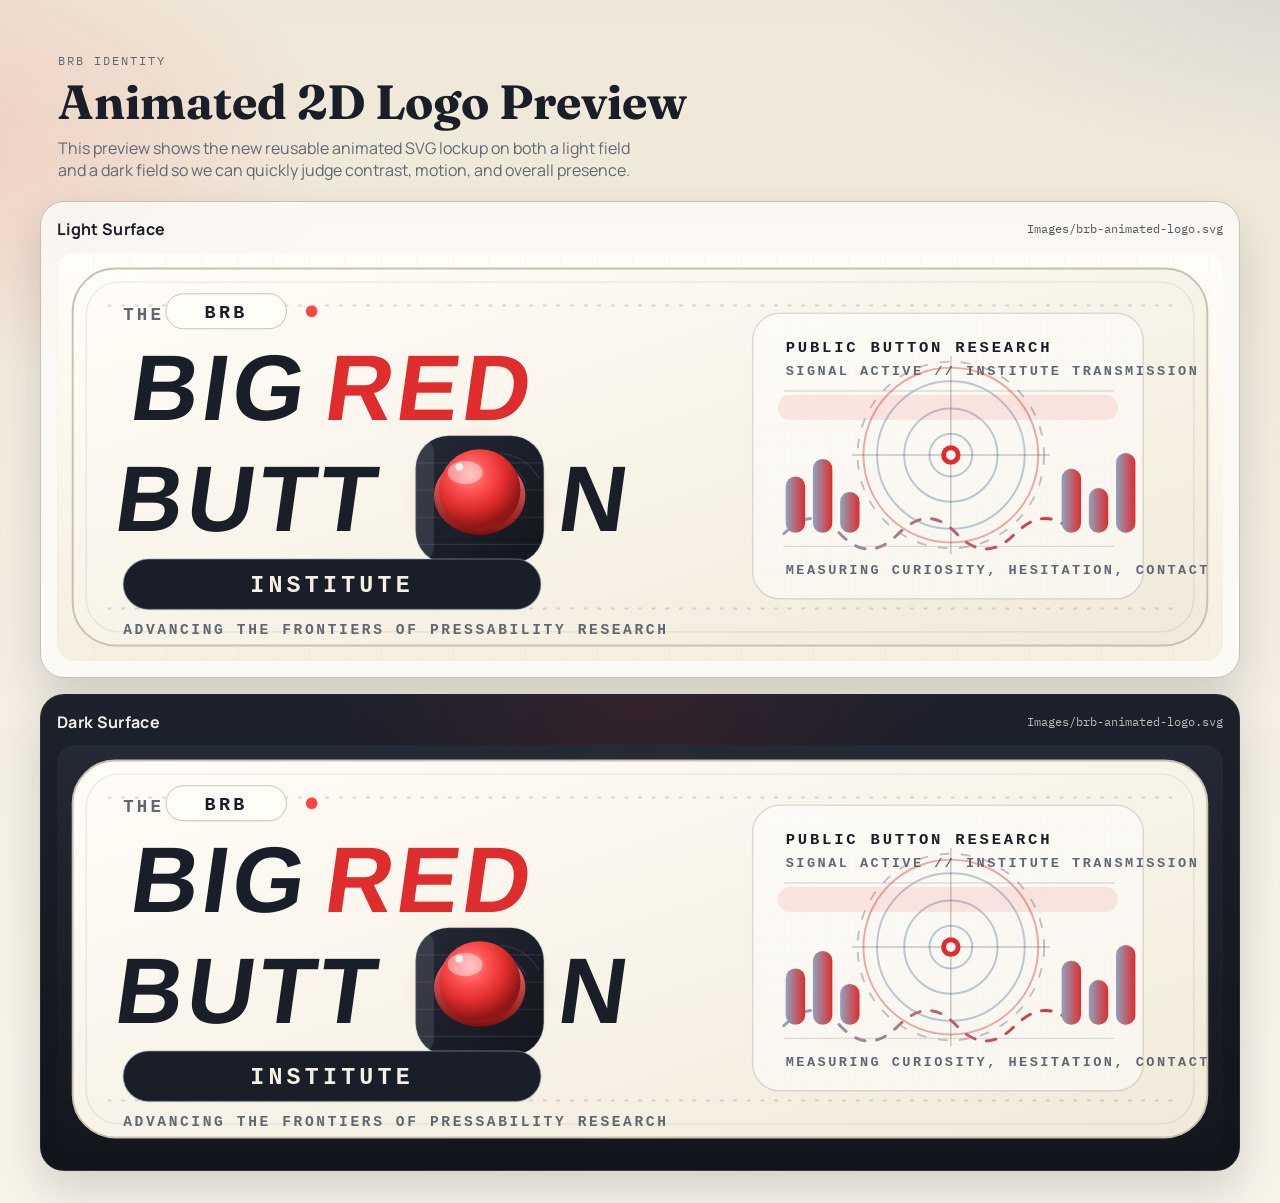
<file: logo-preview.html>
<!doctype html>
<html lang="en">
<head>
  <meta charset="utf-8">
  <meta name="viewport" content="width=device-width, initial-scale=1">
  <title>BRB Animated Logo Preview</title>
  <link rel="preconnect" href="https://fonts.googleapis.com">
  <link rel="preconnect" href="https://fonts.gstatic.com" crossorigin>
  <link href="https://fonts.googleapis.com/css2?family=Fraunces:opsz,wght@9..144,500;9..144,700&family=IBM+Plex+Mono:wght@400;600&family=Manrope:wght@400;600;700&display=swap" rel="stylesheet">
  <style>
    :root {
      --paper: #f5f0e3;
      --ink: #1a1e28;
      --muted: #5f6775;
      --line: #c9c1b0;
      --red: #df2c2c;
      --red-deep: #8f1717;
      --steel: #8ea3bf;
      --shadow: 0 20px 44px rgba(22, 28, 38, 0.16);
    }

    * { box-sizing: border-box; }
    html, body { margin: 0; padding: 0; }

    body {
      min-height: 100vh;
      font-family: "Manrope", "Segoe UI", sans-serif;
      color: var(--ink);
      background:
        radial-gradient(1000px 480px at 110% -10%, rgba(142,163,191,0.38) 0%, transparent 62%),
        radial-gradient(820px 420px at -10% 12%, rgba(223,44,44,0.16) 0%, transparent 58%),
        linear-gradient(180deg, #efe8d8 0%, #f8f4ea 100%);
      padding: 2rem;
    }

    .wrap {
      width: min(1200px, 100%);
      margin: 0 auto;
      display: grid;
      gap: 1rem;
    }

    .header {
      padding: 1rem 1.1rem 0.25rem;
    }

    .eyebrow {
      display: inline-block;
      font-family: "IBM Plex Mono", monospace;
      font-size: 0.78rem;
      letter-spacing: 0.16em;
      text-transform: uppercase;
      color: var(--muted);
      margin-bottom: 0.55rem;
    }

    h1 {
      margin: 0;
      font-family: "Fraunces", Georgia, serif;
      font-size: clamp(1.8rem, 3.8vw, 3rem);
      line-height: 1.05;
    }

    .intro {
      max-width: 60ch;
      color: var(--muted);
      margin: 0.6rem 0 0;
    }

    .grid {
      display: grid;
      gap: 1rem;
      grid-template-columns: 1fr;
    }

    .card {
      border: 1px solid var(--line);
      border-radius: 24px;
      padding: 1rem;
      box-shadow: var(--shadow);
      overflow: hidden;
    }

    .card.light {
      background: rgba(255,255,255,0.7);
    }

    .card.dark {
      background:
        radial-gradient(circle at 50% 0%, rgba(223,44,44,0.12), transparent 42%),
        linear-gradient(180deg, #1c212c 0%, #11141b 100%);
      border-color: rgba(255,255,255,0.08);
      color: #f4efe4;
    }

    .meta {
      display: flex;
      align-items: center;
      justify-content: space-between;
      gap: 1rem;
      margin-bottom: 0.8rem;
      flex-wrap: wrap;
    }

    .meta h2 {
      margin: 0;
      font-size: 1rem;
      letter-spacing: 0.02em;
    }

    .meta code {
      font-family: "IBM Plex Mono", monospace;
      font-size: 0.76rem;
      color: inherit;
      opacity: 0.75;
    }

    .logo-frame {
      border-radius: 18px;
      overflow: hidden;
      min-height: 240px;
    }

    .card.light .logo-frame {
      background:
        repeating-linear-gradient(90deg, rgba(26,30,40,0.025) 0 1px, transparent 1px 36px),
        linear-gradient(180deg, #fffdf8 0%, #f5efdf 100%);
    }

    .card.dark .logo-frame {
      background:
        radial-gradient(circle at 50% 48%, rgba(223,44,44,0.12), transparent 34%),
        linear-gradient(180deg, #242936 0%, #13161d 100%);
    }

    object {
      display: block;
      width: 100%;
      height: auto;
      aspect-ratio: 20 / 7;
    }

    @media (max-width: 720px) {
      body { padding: 1rem; }
      .card { border-radius: 18px; padding: 0.8rem; }
    }
  </style>
</head>
<body>
  <div class="wrap">
    <header class="header">
      <span class="eyebrow">BRB Identity</span>
      <h1>Animated 2D Logo Preview</h1>
      <p class="intro">This preview shows the new reusable animated SVG lockup on both a light field and a dark field so we can quickly judge contrast, motion, and overall presence.</p>
    </header>

    <section class="grid">
      <article class="card light">
        <div class="meta">
          <h2>Light Surface</h2>
          <code>Images/brb-animated-logo.svg</code>
        </div>
        <div class="logo-frame">
          <object data="Images/brb-animated-logo.svg" type="image/svg+xml" aria-label="Animated BRB logo on light background"></object>
        </div>
      </article>

      <article class="card dark">
        <div class="meta">
          <h2>Dark Surface</h2>
          <code>Images/brb-animated-logo.svg</code>
        </div>
        <div class="logo-frame">
          <object data="Images/brb-animated-logo.svg" type="image/svg+xml" aria-label="Animated BRB logo on dark background"></object>
        </div>
      </article>
    </section>
  </div>
</body>
</html>
</file>
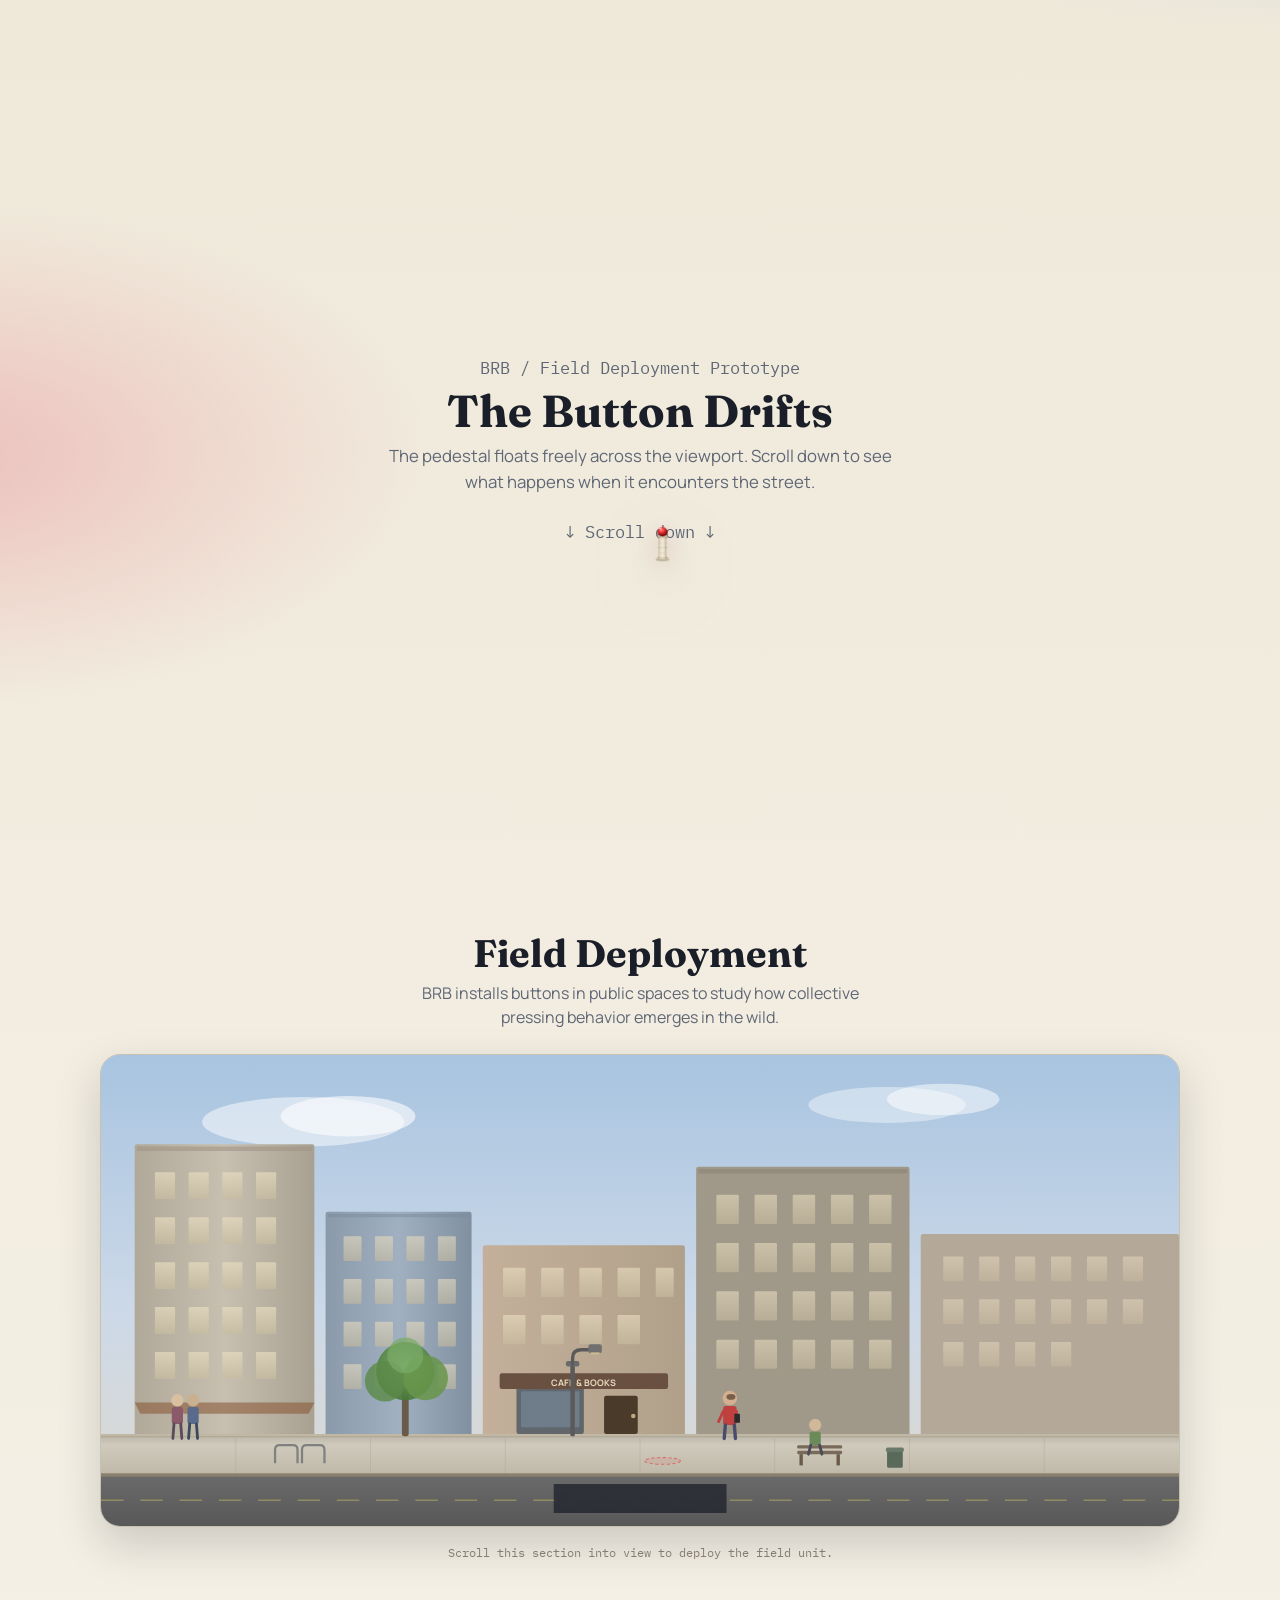
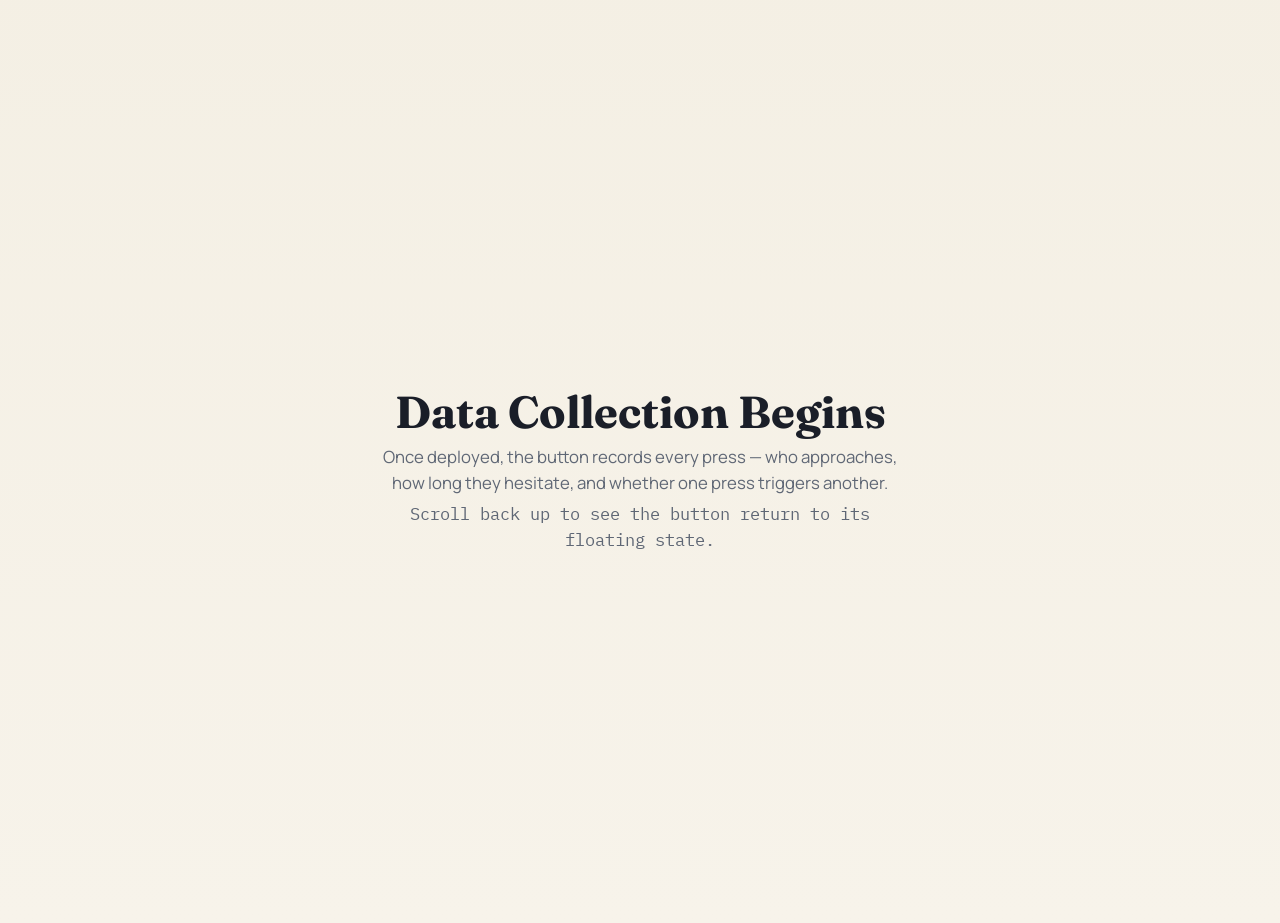
<file: environment/field-deploy (1).html>
<!doctype html>
<html lang="en">
<head>
  <meta charset="utf-8">
  <meta name="viewport" content="width=device-width, initial-scale=1">
  <title>BRB — Field Deployment Prototype</title>
  <link rel="preconnect" href="https://fonts.googleapis.com">
  <link rel="preconnect" href="https://fonts.gstatic.com" crossorigin>
  <link href="https://fonts.googleapis.com/css2?family=Fraunces:opsz,wght@9..144,400;9..144,700;9..144,800&family=IBM+Plex+Mono:wght@400;600&family=Manrope:wght@400;700;800&display=swap" rel="stylesheet">
  <style>
    :root {
      --ink: #1a1e28;
      --muted: #5f6775;
      --red: #df2c2c;
      --red-hot: #ff4444;
      --line: #c9c1b0;
      --shadow: 0 18px 44px rgba(22,28,38,0.18);
      --shadow-soft: 0 10px 24px rgba(23,28,37,0.11);
      --radius-lg: 20px;
      --radius-md: 14px;
      --max: 1080px;
    }
    *,*::before,*::after{box-sizing:border-box;}
    body{
      margin:0;padding:0;
      font-family:"Manrope",sans-serif;
      color:var(--ink);
      background:
        radial-gradient(1200px 560px at 104% -12%,#b8c8de 0%,transparent 60%),
        radial-gradient(900px 460px at -5% 18%,#ecc0bc 0%,transparent 55%),
        linear-gradient(180deg,#efe9da 0%,#f7f3ea 100%);
      overflow-x:hidden;line-height:1.55;
    }
    .shell{width:min(calc(100% - 2rem),var(--max));margin:0 auto;}

    /* ── SECTIONS ── */
    .section-spacer{
      min-height:100vh;display:flex;align-items:center;justify-content:center;
      padding:3rem 2rem;
    }
    .section-spacer .inner{max-width:540px;text-align:center;}
    .section-spacer h2{
      font-family:"Fraunces",Georgia,serif;
      font-size:clamp(1.8rem,3.5vw,3rem);
      margin:0 0 .5rem;line-height:1.1;
    }
    .section-spacer p{color:var(--muted);font-size:1.05rem;margin:.3rem 0;}
    .mono{font-family:"IBM Plex Mono",monospace;font-size:.82rem;color:#8a8577;}

    /* ═══════════════════════════════════
       FIELD DEPLOYMENT SCENE
       ═══════════════════════════════════ */
    .field-section{position:relative;padding:2rem 0 3rem;}
    .field-header{text-align:center;margin-bottom:1.5rem;}
    .field-header h2{
      font-family:"Fraunces",Georgia,serif;
      font-size:clamp(1.6rem,3vw,2.6rem);
      margin:0;line-height:1.1;
    }
    .field-header p{
      color:var(--muted);margin:.4rem 0 0;
      font-size:1rem;max-width:50ch;display:inline-block;
    }

    .scene-wrap{
      position:relative;
      border:1px solid var(--line);
      border-radius:var(--radius-lg);
      overflow:hidden;
      background:#c8ddf0;
      box-shadow:var(--shadow);
      aspect-ratio:16/7;
      max-height:520px;
    }
    .scene-wrap svg.street-svg{display:block;width:100%;height:100%;}

    .scene-status{
      position:absolute;bottom:.8rem;left:50%;
      transform:translateX(-50%);
      font-family:"IBM Plex Mono",monospace;
      font-size:.72rem;color:rgba(255,255,255,.85);
      background:rgba(26,30,40,.72);
      backdrop-filter:blur(8px);
      padding:.35rem .8rem;border-radius:999px;
      white-space:nowrap;opacity:0;
      transition:opacity 500ms ease;pointer-events:none;
    }
    .scene-status.show{opacity:1;}

    .field-caption{
      text-align:center;margin-top:1rem;
      font-family:"IBM Plex Mono",monospace;
      font-size:.78rem;color:#8a8577;
    }

    /* ═══════════════════════════════════
       FLOATING PEDESTAL
       ═══════════════════════════════════ */
    .pedestal-float{
      position:fixed;z-index:50;
      pointer-events:none;
      width:140px;height:320px;
      filter:drop-shadow(0 20px 40px rgba(22,28,38,.25))
             drop-shadow(0 4px 12px rgba(143,23,23,.2));
      will-change:transform,width,height;
    }
    .pedestal-float svg{
      width:100%;height:100%;
      pointer-events:auto;cursor:pointer;
    }
    .dome-group{
      transition:transform 100ms cubic-bezier(.34,1.56,.64,1);
      transform-origin:70px 68px;
    }
    .dome-group.pushed{transform:translateY(10px) scaleY(.82);}

    /* Docking flight */
    .pedestal-float.docking{
      transition:transform 1200ms cubic-bezier(.34,1.2,.64,1),
                width 1200ms cubic-bezier(.34,1.2,.64,1),
                height 1200ms cubic-bezier(.34,1.2,.64,1),
                filter 800ms ease;
      pointer-events:none;
    }

    /* Docked: absolute inside scene-wrap, scrolls with it */
    .pedestal-float.docked{
      position:absolute !important;
      z-index:10;
      pointer-events:auto;
      filter:drop-shadow(0 3px 6px rgba(22,28,38,.25))
             drop-shadow(0 1px 3px rgba(143,23,23,.15));
      transition:filter 300ms ease;
    }

    /* Undock flight */
    .pedestal-float.undocking{
      transition:transform 900ms cubic-bezier(.34,1.2,.64,1),
                width 900ms cubic-bezier(.34,1.2,.64,1),
                height 900ms cubic-bezier(.34,1.2,.64,1),
                filter 600ms ease;
    }

    .pedestal-float.pressed-glow{
      filter:drop-shadow(0 20px 40px rgba(22,28,38,.25))
             drop-shadow(0 0 40px rgba(223,44,44,.45))
             drop-shadow(0 4px 12px rgba(143,23,23,.3)) !important;
    }

    /* Effects */
    .shockwave{
      position:fixed;pointer-events:none;z-index:49;
      border-radius:50%;border:3px solid var(--red);
      opacity:0;width:40px;height:40px;
    }
    .shockwave.go{animation:shockExpand 900ms cubic-bezier(.22,1,.36,1) forwards;}
    @keyframes shockExpand{
      0%{transform:translate(-50%,-50%) scale(.3);opacity:.7;}
      100%{transform:translate(-50%,-50%) scale(12);opacity:0;}
    }
    .sparkle{
      position:fixed;pointer-events:none;z-index:48;
      width:6px;height:6px;border-radius:50%;background:var(--red-hot);
    }
    .sparkle.go{animation:sparkleFly 700ms ease-out forwards;}
    @keyframes sparkleFly{
      0%{transform:translate(0,0) scale(1);opacity:1;}
      100%{transform:translate(var(--sx),var(--sy)) scale(0);opacity:0;}
    }

    @media(max-width:768px){
      .scene-wrap{aspect-ratio:16/9;}
      .pedestal-float{width:100px;height:230px;}
    }
  </style>
</head>
<body>

  <div class="shockwave" id="shockwave"></div>

  <!-- ═══ FLOATING SVG PEDESTAL ═══ -->
  <div class="pedestal-float" id="pedestalFloat">
    <svg viewBox="0 0 140 320" xmlns="http://www.w3.org/2000/svg">
      <defs>
        <radialGradient id="domeGrad" cx="42%" cy="32%" r="58%" fx="38%" fy="28%">
          <stop offset="0%" stop-color="#ff8a8a"/><stop offset="28%" stop-color="#ff5252"/>
          <stop offset="58%" stop-color="#df2c2c"/><stop offset="85%" stop-color="#a01515"/>
          <stop offset="100%" stop-color="#6b0a0a"/>
        </radialGradient>
        <radialGradient id="domeHL" cx="38%" cy="25%" r="35%">
          <stop offset="0%" stop-color="rgba(255,255,255,.7)"/>
          <stop offset="100%" stop-color="rgba(255,255,255,0)"/>
        </radialGradient>
        <linearGradient id="pedGrad" x1="0" y1="0" x2="1" y2="0">
          <stop offset="0%" stop-color="#c4b8a0"/><stop offset="18%" stop-color="#e8ddc6"/>
          <stop offset="50%" stop-color="#f5eedd"/><stop offset="82%" stop-color="#e0d5be"/>
          <stop offset="100%" stop-color="#b8ab94"/>
        </linearGradient>
        <linearGradient id="ringG" x1="0" y1="0" x2="1" y2="0">
          <stop offset="0%" stop-color="#8a7d6a"/><stop offset="20%" stop-color="#c9bc9f"/>
          <stop offset="50%" stop-color="#e8dcc0"/><stop offset="80%" stop-color="#c0b395"/>
          <stop offset="100%" stop-color="#7d7262"/>
        </linearGradient>
        <linearGradient id="baseG" x1="0" y1="0" x2="0" y2="1">
          <stop offset="0%" stop-color="#d4c9b2"/><stop offset="100%" stop-color="#a89b84"/>
        </linearGradient>
        <radialGradient id="domeSh" cx="50%" cy="50%" r="50%">
          <stop offset="0%" stop-color="rgba(80,20,20,.35)"/><stop offset="100%" stop-color="rgba(80,20,20,0)"/>
        </radialGradient>
        <radialGradient id="ambGlow" cx="50%" cy="50%" r="50%">
          <stop offset="0%" stop-color="rgba(223,44,44,.18)"/><stop offset="100%" stop-color="rgba(223,44,44,0)"/>
        </radialGradient>
        <pattern id="decoL" x="0" y="0" width="140" height="16" patternUnits="userSpaceOnUse">
          <line x1="50" y1="0" x2="50" y2="16" stroke="rgba(160,140,110,.2)" stroke-width=".5"/>
          <line x1="70" y1="0" x2="70" y2="16" stroke="rgba(160,140,110,.15)" stroke-width=".5"/>
          <line x1="90" y1="0" x2="90" y2="16" stroke="rgba(160,140,110,.2)" stroke-width=".5"/>
        </pattern>
      </defs>
      <ellipse cx="70" cy="55" rx="55" ry="45" fill="url(#ambGlow)" opacity=".7">
        <animate attributeName="rx" values="55;60;55" dur="3s" repeatCount="indefinite"/>
      </ellipse>
      <!-- Base -->
      <ellipse cx="70" cy="310" rx="58" ry="8" fill="rgba(60,40,20,.15)"/>
      <path d="M12,295 L128,295 L122,310 Q70,316 18,310 Z" fill="url(#baseG)" stroke="#a89b84" stroke-width=".5"/>
      <ellipse cx="70" cy="295" rx="58" ry="9" fill="#ddd2bb" stroke="#b8ab94" stroke-width=".5"/>
      <ellipse cx="70" cy="295" rx="42" ry="6" fill="none" stroke="rgba(143,130,105,.35)" stroke-width=".8"/>
      <!-- Lower ring -->
      <rect x="30" y="282" width="80" height="13" rx="2" fill="url(#ringG)" stroke="#9e9280" stroke-width=".4"/>
      <ellipse cx="70" cy="282" rx="40" ry="5" fill="#ddd2bb" stroke="#b8ab94" stroke-width=".4"/>
      <!-- Shaft -->
      <path d="M38,282 L38,130 Q38,125 43,122 L97,122 Q102,125 102,130 L102,282" fill="url(#pedGrad)" stroke="#b8ab94" stroke-width=".5"/>
      <path d="M38,282 L38,130 Q38,125 43,122 L97,122 Q102,125 102,130 L102,282" fill="url(#decoL)"/>
      <line x1="55" y1="135" x2="55" y2="275" stroke="rgba(140,125,100,.18)" stroke-width="1.2"/>
      <line x1="70" y1="130" x2="70" y2="278" stroke="rgba(140,125,100,.12)" stroke-width="1"/>
      <line x1="85" y1="135" x2="85" y2="275" stroke="rgba(140,125,100,.18)" stroke-width="1.2"/>
      <rect x="34" y="200" width="72" height="8" rx="1.5" fill="url(#ringG)" stroke="#9e9280" stroke-width=".3" opacity=".7"/>
      <rect x="34" y="165" width="72" height="5" rx="1" fill="url(#ringG)" stroke="#9e9280" stroke-width=".3" opacity=".5"/>
      <!-- Capital -->
      <rect x="32" y="116" width="76" height="12" rx="3" fill="url(#ringG)" stroke="#9e9280" stroke-width=".5"/>
      <ellipse cx="70" cy="116" rx="38" ry="6" fill="#e0d5be" stroke="#b8ab94" stroke-width=".5"/>
      <circle cx="70" cy="116" r="2.5" fill="none" stroke="rgba(143,130,105,.3)" stroke-width=".6"/>
      <!-- Housing -->
      <path d="M28,110 Q28,100 36,96 L104,96 Q112,100 112,110 L112,116 L28,116 Z" fill="#c4b8a0" stroke="#a89b84" stroke-width=".5"/>
      <ellipse cx="70" cy="98" rx="36" ry="6" fill="url(#domeSh)"/>
      <!-- Dome -->
      <g class="dome-group" id="domeGroup">
        <ellipse cx="70" cy="72" rx="42" ry="38" fill="url(#domeGrad)"/>
        <ellipse cx="70" cy="95" rx="42" ry="8" fill="#8b1818" opacity=".6"/>
        <ellipse cx="70" cy="93" rx="40" ry="6" fill="#a01515" opacity=".4"/>
        <ellipse cx="58" cy="55" rx="22" ry="18" fill="url(#domeHL)" opacity=".85"/>
        <path d="M35,80 Q70,100 105,80" fill="none" stroke="rgba(255,180,180,.25)" stroke-width="1.2"/>
        <circle cx="55" cy="48" r="4" fill="rgba(255,255,255,.5)">
          <animate attributeName="r" values="4;5;4" dur="2.5s" repeatCount="indefinite"/>
        </circle>
        <circle cx="52" cy="45" r="1.8" fill="rgba(255,255,255,.7)"/>
      </g>
      <text x="70" y="250" text-anchor="middle" font-family="'IBM Plex Mono',monospace" font-size="6.5" fill="rgba(100,88,70,.5)" letter-spacing=".15em" font-weight="600">PRESS</text>
      <text x="70" y="260" text-anchor="middle" font-family="'IBM Plex Mono',monospace" font-size="5" fill="rgba(100,88,70,.35)" letter-spacing=".1em">FOR SCIENCE</text>
    </svg>
  </div>

  <!-- ═══ PAGE ═══ -->
  <div class="shell">

    <section class="section-spacer">
      <div class="inner">
        <p class="mono">BRB / Field Deployment Prototype</p>
        <h2>The Button Drifts</h2>
        <p>The pedestal floats freely across the viewport. Scroll down to see what happens when it encounters the street.</p>
        <p class="mono" style="margin-top:1.5rem;">↓ Scroll down ↓</p>
      </div>
    </section>

    <!-- ═══ FIELD DEPLOYMENT ═══ -->
    <section class="field-section" id="fieldSection">
      <div class="field-header">
        <h2>Field Deployment</h2>
        <p>BRB installs buttons in public spaces to study how collective pressing behavior emerges in the wild.</p>
      </div>

      <div class="scene-wrap" id="sceneWrap">
        <svg class="street-svg" id="streetScene" viewBox="0 0 960 420" xmlns="http://www.w3.org/2000/svg" preserveAspectRatio="xMidYMid slice">
          <defs>
            <linearGradient id="skyG" x1="0" y1="0" x2="0" y2="1">
              <stop offset="0%" stop-color="#a8c4e0"/><stop offset="55%" stop-color="#cdd9e8"/>
              <stop offset="100%" stop-color="#ddd8cc"/>
            </linearGradient>
            <linearGradient id="bldgA" x1="0" y1="0" x2="1" y2="0">
              <stop offset="0%" stop-color="#b0a898"/><stop offset="50%" stop-color="#c7bfb0"/>
              <stop offset="100%" stop-color="#a8a090"/>
            </linearGradient>
            <linearGradient id="bldgB" x1="0" y1="0" x2="1" y2="0">
              <stop offset="0%" stop-color="#8b9aaa"/><stop offset="50%" stop-color="#a0b0c0"/>
              <stop offset="100%" stop-color="#8090a0"/>
            </linearGradient>
            <linearGradient id="bldgC" x1="0" y1="0" x2="1" y2="0">
              <stop offset="0%" stop-color="#c4b09a"/><stop offset="100%" stop-color="#b0a08a"/>
            </linearGradient>
            <linearGradient id="sidewalkG" x1="0" y1="0" x2="0" y2="1">
              <stop offset="0%" stop-color="#d4cfc2"/><stop offset="100%" stop-color="#bfb8a8"/>
            </linearGradient>
            <linearGradient id="roadG" x1="0" y1="0" x2="0" y2="1">
              <stop offset="0%" stop-color="#6a6a6a"/><stop offset="100%" stop-color="#585858"/>
            </linearGradient>
            <radialGradient id="treeG" cx="50%" cy="40%" r="55%">
              <stop offset="0%" stop-color="#7aab65"/><stop offset="70%" stop-color="#5a8a48"/>
              <stop offset="100%" stop-color="#4a7a3a"/>
            </radialGradient>
            <linearGradient id="winG" x1="0" y1="0" x2="0" y2="1">
              <stop offset="0%" stop-color="#e8dcc0"/><stop offset="100%" stop-color="#c8bca0"/>
            </linearGradient>
            <linearGradient id="groundSh" x1="0" y1="0" x2="0" y2="1">
              <stop offset="0%" stop-color="rgba(60,50,40,.15)"/><stop offset="100%" stop-color="rgba(60,50,40,0)"/>
            </linearGradient>
          </defs>

          <!-- SKY -->
          <rect width="960" height="420" fill="url(#skyG)"/>
          <ellipse cx="180" cy="60" rx="90" ry="22" fill="rgba(255,255,255,.5)"/>
          <ellipse cx="220" cy="55" rx="60" ry="18" fill="rgba(255,255,255,.6)"/>
          <ellipse cx="700" cy="45" rx="70" ry="16" fill="rgba(255,255,255,.4)"/>
          <ellipse cx="750" cy="40" rx="50" ry="14" fill="rgba(255,255,255,.5)"/>

          <!-- BUILDINGS -->
          <!-- Tall left -->
          <rect x="30" y="80" width="160" height="260" rx="2" fill="url(#bldgA)"/>
          <rect x="32" y="82" width="156" height="4" fill="rgba(160,150,135,.6)"/>
          <g fill="url(#winG)" opacity=".7">
            <rect x="48" y="105" width="18" height="24" rx="1"/><rect x="78" y="105" width="18" height="24" rx="1"/>
            <rect x="108" y="105" width="18" height="24" rx="1"/><rect x="138" y="105" width="18" height="24" rx="1"/>
            <rect x="48" y="145" width="18" height="24" rx="1"/><rect x="78" y="145" width="18" height="24" rx="1"/>
            <rect x="108" y="145" width="18" height="24" rx="1"/><rect x="138" y="145" width="18" height="24" rx="1"/>
            <rect x="48" y="185" width="18" height="24" rx="1"/><rect x="78" y="185" width="18" height="24" rx="1"/>
            <rect x="108" y="185" width="18" height="24" rx="1"/><rect x="138" y="185" width="18" height="24" rx="1"/>
            <rect x="48" y="225" width="18" height="24" rx="1"/><rect x="78" y="225" width="18" height="24" rx="1"/>
            <rect x="108" y="225" width="18" height="24" rx="1"/><rect x="138" y="225" width="18" height="24" rx="1"/>
            <rect x="48" y="265" width="18" height="24" rx="1"/><rect x="78" y="265" width="18" height="24" rx="1"/>
            <rect x="108" y="265" width="18" height="24" rx="1"/><rect x="138" y="265" width="18" height="24" rx="1"/>
          </g>
          <path d="M30,310 L190,310 L185,320 L35,320 Z" fill="#8a5a3a" opacity=".6"/>

          <!-- Mid building -->
          <rect x="200" y="140" width="130" height="200" rx="2" fill="url(#bldgB)"/>
          <rect x="202" y="142" width="126" height="3" fill="rgba(120,140,160,.5)"/>
          <g fill="url(#winG)" opacity=".6">
            <rect x="216" y="162" width="16" height="22" rx="1"/><rect x="244" y="162" width="16" height="22" rx="1"/>
            <rect x="272" y="162" width="16" height="22" rx="1"/><rect x="300" y="162" width="16" height="22" rx="1"/>
            <rect x="216" y="200" width="16" height="22" rx="1"/><rect x="244" y="200" width="16" height="22" rx="1"/>
            <rect x="272" y="200" width="16" height="22" rx="1"/><rect x="300" y="200" width="16" height="22" rx="1"/>
            <rect x="216" y="238" width="16" height="22" rx="1"/><rect x="244" y="238" width="16" height="22" rx="1"/>
            <rect x="272" y="238" width="16" height="22" rx="1"/><rect x="300" y="238" width="16" height="22" rx="1"/>
            <rect x="216" y="276" width="16" height="22" rx="1"/><rect x="244" y="276" width="16" height="22" rx="1"/>
            <rect x="272" y="276" width="16" height="22" rx="1"/><rect x="300" y="276" width="16" height="22" rx="1"/>
          </g>

          <!-- Corner shop -->
          <rect x="340" y="170" width="180" height="170" rx="2" fill="url(#bldgC)"/>
          <rect x="370" y="296" width="60" height="42" rx="2" fill="#3a4a5a" opacity=".7"/>
          <rect x="374" y="300" width="52" height="32" rx="1" fill="#87a5c0" opacity=".35"/>
          <rect x="355" y="284" width="150" height="14" rx="2" fill="#6a5040"/>
          <text x="430" y="295" text-anchor="middle" font-family="'Manrope',sans-serif" font-size="8" fill="#e8dcc0" font-weight="700">CAFÉ &amp; BOOKS</text>
          <g fill="url(#winG)" opacity=".65">
            <rect x="358" y="190" width="20" height="26" rx="1"/><rect x="392" y="190" width="20" height="26" rx="1"/>
            <rect x="426" y="190" width="20" height="26" rx="1"/><rect x="460" y="190" width="20" height="26" rx="1"/>
            <rect x="494" y="190" width="16" height="26" rx="1"/>
            <rect x="358" y="232" width="20" height="26" rx="1"/><rect x="392" y="232" width="20" height="26" rx="1"/>
            <rect x="426" y="232" width="20" height="26" rx="1"/><rect x="460" y="232" width="20" height="26" rx="1"/>
          </g>
          <rect x="448" y="304" width="30" height="34" rx="2" fill="#4a3a2a"/>
          <circle cx="474" cy="322" r="2" fill="#c0a880"/>

          <!-- Right building -->
          <rect x="530" y="100" width="190" height="240" rx="2" fill="#a09888"/>
          <rect x="532" y="102" width="186" height="4" fill="rgba(140,130,118,.5)"/>
          <g fill="url(#winG)" opacity=".6">
            <rect x="548" y="125" width="20" height="26" rx="1"/><rect x="582" y="125" width="20" height="26" rx="1"/>
            <rect x="616" y="125" width="20" height="26" rx="1"/><rect x="650" y="125" width="20" height="26" rx="1"/>
            <rect x="684" y="125" width="20" height="26" rx="1"/>
            <rect x="548" y="168" width="20" height="26" rx="1"/><rect x="582" y="168" width="20" height="26" rx="1"/>
            <rect x="616" y="168" width="20" height="26" rx="1"/><rect x="650" y="168" width="20" height="26" rx="1"/>
            <rect x="684" y="168" width="20" height="26" rx="1"/>
            <rect x="548" y="211" width="20" height="26" rx="1"/><rect x="582" y="211" width="20" height="26" rx="1"/>
            <rect x="616" y="211" width="20" height="26" rx="1"/><rect x="650" y="211" width="20" height="26" rx="1"/>
            <rect x="684" y="211" width="20" height="26" rx="1"/>
            <rect x="548" y="254" width="20" height="26" rx="1"/><rect x="582" y="254" width="20" height="26" rx="1"/>
            <rect x="616" y="254" width="20" height="26" rx="1"/><rect x="650" y="254" width="20" height="26" rx="1"/>
            <rect x="684" y="254" width="20" height="26" rx="1"/>
          </g>

          <!-- Far right -->
          <rect x="730" y="160" width="230" height="180" rx="2" fill="#b4a898"/>
          <g fill="url(#winG)" opacity=".5">
            <rect x="750" y="180" width="18" height="22" rx="1"/><rect x="782" y="180" width="18" height="22" rx="1"/>
            <rect x="814" y="180" width="18" height="22" rx="1"/><rect x="846" y="180" width="18" height="22" rx="1"/>
            <rect x="878" y="180" width="18" height="22" rx="1"/><rect x="910" y="180" width="18" height="22" rx="1"/>
            <rect x="750" y="218" width="18" height="22" rx="1"/><rect x="782" y="218" width="18" height="22" rx="1"/>
            <rect x="814" y="218" width="18" height="22" rx="1"/><rect x="846" y="218" width="18" height="22" rx="1"/>
            <rect x="878" y="218" width="18" height="22" rx="1"/><rect x="910" y="218" width="18" height="22" rx="1"/>
            <rect x="750" y="256" width="18" height="22" rx="1"/><rect x="782" y="256" width="18" height="22" rx="1"/>
            <rect x="814" y="256" width="18" height="22" rx="1"/><rect x="846" y="256" width="18" height="22" rx="1"/>
          </g>

          <!-- SIDEWALK  y=340..375 -->
          <rect x="0" y="340" width="960" height="35" fill="url(#sidewalkG)"/>
          <rect x="0" y="338" width="960" height="3" fill="#c0b8a5"/>
          <!-- Paving lines -->
          <g stroke="rgba(160,150,135,.3)" stroke-width=".8">
            <line x1="120" y1="342" x2="120" y2="375"/>
            <line x1="240" y1="342" x2="240" y2="375"/>
            <line x1="360" y1="342" x2="360" y2="375"/>
            <line x1="480" y1="342" x2="480" y2="375"/>
            <line x1="600" y1="342" x2="600" y2="375"/>
            <line x1="720" y1="342" x2="720" y2="375"/>
            <line x1="840" y1="342" x2="840" y2="375"/>
          </g>

          <!-- Building shadow on sidewalk -->
          <rect x="0" y="340" width="960" height="8" fill="url(#groundSh)"/>

          <!-- ROAD  y=375..420 -->
          <rect x="0" y="375" width="960" height="45" fill="url(#roadG)"/>
          <g stroke="#d4cc60" stroke-width="1.5" stroke-dasharray="20 15" opacity=".4">
            <line x1="0" y1="397" x2="960" y2="397"/>
          </g>
          <rect x="0" y="373" width="960" height="3" fill="#8a8070"/>

          <!-- LAMPPOST -->
          <rect x="418" y="275" width="4" height="65" rx="1" fill="#5a5a5a"/>
          <rect x="414" y="273" width="12" height="5" rx="2" fill="#6a6a6a"/>
          <path d="M420,276 L420,270 Q420,263 428,263 L438,263" fill="none" stroke="#5a5a5a" stroke-width="3" stroke-linecap="round"/>
          <rect x="434" y="258" width="12" height="8" rx="2" fill="#707070"/>
          <rect x="436" y="265" width="8" height="2" fill="#ffeeaa" opacity=".4"/>

          <!-- TREE -->
          <rect x="268" y="296" width="6" height="44" rx="2" fill="#6a5a4a"/>
          <circle cx="271" cy="282" r="26" fill="url(#treeG)" opacity=".9"/>
          <circle cx="253" cy="291" r="18" fill="#5a8a48" opacity=".8"/>
          <circle cx="289" cy="288" r="20" fill="#68964a" opacity=".85"/>
          <circle cx="271" cy="268" r="16" fill="#7aab65" opacity=".7"/>

          <!-- BENCH -->
          <g transform="translate(620,348)">
            <rect x="0" y="0" width="40" height="3" rx="1" fill="#7a6a5a"/>
            <rect x="0" y="5" width="40" height="3" rx="1" fill="#7a6a5a"/>
            <rect x="2" y="8" width="3" height="10" fill="#6a5a4a"/>
            <rect x="35" y="8" width="3" height="10" fill="#6a5a4a"/>
          </g>

          <!-- BIKE RACK -->
          <g transform="translate(155,352)">
            <path d="M0,12 L0,0 Q0,-4 4,-4 L16,-4 Q20,-4 20,0 L20,12" fill="none" stroke="#808080" stroke-width="2"/>
            <path d="M24,12 L24,0 Q24,-4 28,-4 L40,-4 Q44,-4 44,0 L44,12" fill="none" stroke="#808080" stroke-width="2"/>
          </g>

          <!-- TRASH BIN -->
          <g transform="translate(700,348)">
            <rect x="0" y="4" width="14" height="16" rx="1" fill="#5a6a5a"/>
            <rect x="-1" y="2" width="16" height="4" rx="1.5" fill="#6a7a6a"/>
          </g>

          <!-- Landing spot marker (hidden until dock) -->
          <ellipse id="landingSpot" cx="500" cy="362" rx="16" ry="3" fill="rgba(223,44,44,0)" stroke="rgba(223,44,44,0)" stroke-width="1" stroke-dasharray="3 2"/>

          <!--
            ══════════════════════════════
            PEDESTRIANS
            People are ~38px tall.
            Feet at origin_y + 10.
            Sidewalk surface at y=342.
            So origin_y = 342 - 10 = 332.
            ══════════════════════════════
          -->

          <!-- Person 1: walking, blue jacket -->
          <g id="person1">
            <circle cx="0" cy="-24" r="6" fill="#e0c8a0"/><!-- head -->
            <ellipse cx="-1" cy="-25" rx="3" ry="2" fill="#5a4030" opacity=".7"/><!-- hair -->
            <rect x="-5" y="-18" width="10" height="16" rx="2.5" fill="#4a6a8a"/><!-- torso -->
            <line x1="-3" y1="-2" x2="-5" y2="10" stroke="#3a4a5a" stroke-width="3" stroke-linecap="round"/><!-- leg L -->
            <line x1="3" y1="-2" x2="5" y2="10" stroke="#3a4a5a" stroke-width="3" stroke-linecap="round"/><!-- leg R -->
            <line x1="-5" y1="-14" x2="-9" y2="-4" stroke="#4a6a8a" stroke-width="2.5" stroke-linecap="round"/><!-- arm L -->
            <line x1="5" y1="-14" x2="9" y2="-4" stroke="#4a6a8a" stroke-width="2.5" stroke-linecap="round"/><!-- arm R -->
          </g>

          <!-- Person 2: standing near phone, red top -->
          <g id="person2">
            <circle cx="0" cy="-26" r="6.5" fill="#d4b090"/>
            <ellipse cx="1" cy="-27" rx="4" ry="2.5" fill="#3a2a1a" opacity=".6"/>
            <rect x="-6" y="-19" width="12" height="17" rx="2.5" fill="#c04040"/>
            <line x1="-4" y1="-2" x2="-5" y2="10" stroke="#4a4a6a" stroke-width="3" stroke-linecap="round"/>
            <line x1="4" y1="-2" x2="5" y2="10" stroke="#4a4a6a" stroke-width="3" stroke-linecap="round"/>
            <line x1="-6" y1="-14" x2="-10" y2="-5" stroke="#c04040" stroke-width="2.5" stroke-linecap="round"/>
            <line x1="6" y1="-14" x2="6" y2="-6" stroke="#c04040" stroke-width="2.5" stroke-linecap="round"/>
            <rect x="4" y="-12" width="5" height="8" rx=".5" fill="#2a2a2a"/><!-- phone -->
          </g>

          <!-- Person 3: walking, purple coat -->
          <g id="person3">
            <circle cx="0" cy="-24" r="6" fill="#c0a888"/>
            <ellipse cx="0" cy="-26" rx="5" ry="3" fill="#2a2a3a" opacity=".5"/>
            <rect x="-5" y="-18" width="10" height="16" rx="2.5" fill="#5a5a7a"/>
            <line x1="-3" y1="-2" x2="-4" y2="10" stroke="#4a4a5a" stroke-width="3" stroke-linecap="round"/>
            <line x1="3" y1="-2" x2="5" y2="10" stroke="#4a4a5a" stroke-width="3" stroke-linecap="round"/>
            <line x1="-5" y1="-14" x2="-8" y2="-3" stroke="#5a5a7a" stroke-width="2.5" stroke-linecap="round"/>
            <line x1="5" y1="-14" x2="8" y2="-3" stroke="#5a5a7a" stroke-width="2.5" stroke-linecap="round"/>
          </g>

          <!-- Person 4: sitting on bench -->
          <g transform="translate(636,344)">
            <circle cx="0" cy="-14" r="5.5" fill="#d0b898"/>
            <rect x="-5" y="-8" width="10" height="12" rx="2" fill="#6a8a5a"/>
            <line x1="-4" y1="4" x2="-6" y2="12" stroke="#4a4a5a" stroke-width="2.5" stroke-linecap="round"/>
            <line x1="4" y1="4" x2="6" y2="12" stroke="#4a4a5a" stroke-width="2.5" stroke-linecap="round"/>
          </g>

          <!-- Person 5: couple far left -->
          <g transform="translate(68,332)">
            <circle cx="0" cy="-24" r="5.5" fill="#d8c0a0"/>
            <rect x="-5" y="-18" width="10" height="15" rx="2" fill="#8a5a6a"/>
            <line x1="-3" y1="-3" x2="-4" y2="10" stroke="#5a4a5a" stroke-width="2.5" stroke-linecap="round"/>
            <line x1="3" y1="-3" x2="4" y2="10" stroke="#5a4a5a" stroke-width="2.5" stroke-linecap="round"/>
          </g>
          <g transform="translate(82,332)">
            <circle cx="0" cy="-24" r="5.5" fill="#c8b090"/>
            <rect x="-5" y="-18" width="10" height="15" rx="2" fill="#5a6a8a"/>
            <line x1="-3" y1="-3" x2="-4" y2="10" stroke="#3a4a5a" stroke-width="2.5" stroke-linecap="round"/>
            <line x1="3" y1="-3" x2="4" y2="10" stroke="#3a4a5a" stroke-width="2.5" stroke-linecap="round"/>
          </g>

        </svg>

        <div class="scene-status" id="sceneStatus">FIELD UNIT DEPLOYING…</div>
      </div>

      <p class="field-caption" id="fieldCaption">Scroll this section into view to deploy the field unit.</p>
    </section>

    <section class="section-spacer">
      <div class="inner">
        <h2>Data Collection Begins</h2>
        <p>Once deployed, the button records every press — who approaches, how long they hesitate, and whether one press triggers another.</p>
        <p class="mono">Scroll back up to see the button return to its floating state.</p>
      </div>
    </section>

  </div>

  <script>
  (function () {

    var pedestal    = document.getElementById("pedestalFloat");
    var dome        = document.getElementById("domeGroup");
    var shockwave   = document.getElementById("shockwave");
    var sceneWrap   = document.getElementById("sceneWrap");
    var sceneStatus = document.getElementById("sceneStatus");
    var fieldCaption= document.getElementById("fieldCaption");
    var landingSpot = document.getElementById("landingSpot");
    var fieldSection= document.getElementById("fieldSection");

    // People
    var person1 = document.getElementById("person1");
    var person2 = document.getElementById("person2");
    var person3 = document.getElementById("person3");

    /* ═══ FLOAT STATE ═══ */
    var fl = {
      baseX: 80, baseY: 28,
      phase1: Math.random()*6.28, phase2: Math.random()*6.28,
      phase3: Math.random()*6.28, phase4: Math.random()*6.28,
      shiftTimer:0, shiftTargetX:0, shiftTargetY:0,
      shiftCurX:0, shiftCurY:0,
      nextShift: 3000+Math.random()*5000,
      x:0, y:0, rot:0
    };

    var isDocked=false, isDocking=false, isUndocking=false, isPressed=false;

    /* ═══ FLOATING ═══ */
    function tickFloat() {
      if (isDocked||isDocking||isUndocking) return;
      fl.phase1+=.008; fl.phase2+=.011; fl.phase3+=.006; fl.phase4+=.0035;
      var dx=Math.sin(fl.phase1)*18+Math.sin(fl.phase2*.7)*10;
      var dy=Math.cos(fl.phase3)*14+Math.sin(fl.phase4*1.3)*8;
      fl.rot=Math.sin(fl.phase1*.6)*4+Math.sin(fl.phase2*.4)*2.5;
      fl.shiftTimer+=16;
      if(fl.shiftTimer>fl.nextShift){
        fl.shiftTimer=0;fl.nextShift=4000+Math.random()*7000;
        fl.shiftTargetX=(Math.random()-.5)*120;fl.shiftTargetY=(Math.random()-.5)*80;
      }
      fl.shiftCurX+=(fl.shiftTargetX-fl.shiftCurX)*.008;
      fl.shiftCurY+=(fl.shiftTargetY-fl.shiftCurY)*.008;
      var vw=window.innerWidth,vh=window.innerHeight;
      var px=(fl.baseX/100)*vw+dx+fl.shiftCurX;
      var py=(fl.baseY/100)*vh+dy+fl.shiftCurY;
      px=Math.max(20,Math.min(vw-160,px));
      py=Math.max(20,Math.min(vh-340,py));
      fl.x=px; fl.y=py;
      pedestal.style.transform="translate("+px+"px,"+py+"px) rotate("+fl.rot+"deg)";
    }
    function loopFloat(){tickFloat();requestAnimationFrame(loopFloat);}
    loopFloat();

    /* ═══ DOCK GEOMETRY ═══
       The pedestal lands on the sidewalk at SVG(500, 362).
       People are ~38px tall. The pedestal should be about 70% that ≈ 27px tall in SVG coords.
       SVG pedestal aspect ratio: 140/320 = 0.4375
       So width in SVG ≈ 27 * 0.4375 ≈ 12px, height ≈ 27px.
       As percentage of scene-wrap:
         left: 500/960 ≈ 52.1%  (center of pedestal)
         bottom: (420-362)/420 ≈ 13.8%  (base of pedestal)
         height: 27/420 ≈ 6.4%
         width: 12/960 ≈ 1.25%  (too narrow visually)
       Let's be a bit bigger: ~34px tall → 8.1% height, ~15px wide → 1.56% width.
       Nah, percentage widths get weird. Let's compute pixel sizes from actual element.
    ═══ */

    var LAND_SVG_X = 500;    // SVG X of pedestal center
    var LAND_SVG_Y = 362;    // SVG Y of pedestal base
    var PEDESTAL_SVG_H = 34; // desired height in SVG units

    function getSceneMapping() {
      // How the 960×420 viewBox maps to the actual DOM element
      // preserveAspectRatio="xMidYMid slice" means it covers the element, possibly cropping
      var rect = sceneWrap.getBoundingClientRect();
      var elW = rect.width, elH = rect.height;
      var svgW = 960, svgH = 420;
      var scaleX = elW / svgW, scaleY = elH / svgH;
      // "slice" = use the LARGER scale (covers the element, may overflow)
      var scale = Math.max(scaleX, scaleY);
      var renderedW = svgW * scale, renderedH = svgH * scale;
      var offX = (elW - renderedW) / 2;  // could be negative (cropped)
      var offY = (elH - renderedH) / 2;
      return { scale: scale, offX: offX, offY: offY, rect: rect };
    }

    function getDockAbsolutePos() {
      // Returns { left, top, width, height } as CSS values for position:absolute in scene-wrap
      var m = getSceneMapping();
      var pedH = PEDESTAL_SVG_H * m.scale;
      var pedW = pedH * (140 / 320); // maintain SVG aspect ratio
      // The pedestal base is at LAND_SVG_Y.
      // In element-local coords: localX = m.offX + LAND_SVG_X * m.scale
      var localX = m.offX + LAND_SVG_X * m.scale - pedW / 2;
      var localY = m.offY + LAND_SVG_Y * m.scale - pedH;
      return { left: localX, top: localY, width: pedW, height: pedH };
    }

    function getDockScreenPos() {
      var m = getSceneMapping();
      var pedH = PEDESTAL_SVG_H * m.scale;
      var pedW = pedH * (140 / 320);
      var screenX = m.rect.left + m.offX + LAND_SVG_X * m.scale - pedW / 2;
      var screenY = m.rect.top + m.offY + LAND_SVG_Y * m.scale - pedH;
      return { x: screenX, y: screenY, w: pedW, h: pedH };
    }

    /* ═══ DOCK ═══ */
    function dockButton() {
      if (isDocked || isDocking) return;
      isDocking = true;

      // Show landing spot
      landingSpot.setAttribute("stroke","rgba(223,44,44,.5)");
      landingSpot.setAttribute("fill","rgba(223,44,44,.08)");

      sceneStatus.textContent = "FIELD UNIT DEPLOYING…";
      sceneStatus.classList.add("show");

      // Phase 1: fly the fixed-position element to the target screen pos, shrinking
      var target = getDockScreenPos();

      pedestal.classList.add("docking");
      pedestal.style.width = target.w + "px";
      pedestal.style.height = target.h + "px";
      pedestal.style.transform = "translate("+target.x+"px,"+target.y+"px) rotate(0deg)";

      // Phase 2: after transition ends, reparent into scene-wrap as absolute
      setTimeout(function () {
        pedestal.classList.remove("docking");
        pedestal.style.position = "absolute";
        pedestal.style.transition = "none";

        var absPos = getDockAbsolutePos();
        pedestal.style.left = absPos.left + "px";
        pedestal.style.top  = absPos.top + "px";
        pedestal.style.width = absPos.width + "px";
        pedestal.style.height= absPos.height + "px";
        pedestal.style.transform = "rotate(0deg)";

        // Move into scene-wrap DOM
        sceneWrap.appendChild(pedestal);

        pedestal.classList.add("docked");
        isDocking = false;
        isDocked = true;

        sceneStatus.textContent = "FIELD UNIT ACTIVE — AWAITING PRESSES";
        fieldCaption.textContent = "Button deployed at intersection. Observation in progress.";

        startDockedBob();
        animateCuriosity();
      }, 1250);
    }

    /* ═══ UNDOCK ═══ */
    function undockButton() {
      if (!isDocked || isUndocking) return;
      isUndocking = true;
      stopDockedBob();

      landingSpot.setAttribute("stroke","rgba(223,44,44,0)");
      landingSpot.setAttribute("fill","rgba(223,44,44,0)");
      sceneStatus.textContent = "FIELD UNIT RETRACTING…";

      // Get current screen position of the docked element
      var curRect = pedestal.getBoundingClientRect();
      var curX = curRect.left, curY = curRect.top;

      // Move back to body as fixed
      document.body.appendChild(pedestal);
      pedestal.classList.remove("docked");
      pedestal.style.position = "fixed";
      pedestal.style.left = "0";
      pedestal.style.top = "0";
      pedestal.style.transform = "translate("+curX+"px,"+curY+"px) rotate(0deg)";
      pedestal.style.width = curRect.width + "px";
      pedestal.style.height = curRect.height + "px";
      pedestal.style.transition = "none";

      // Force reflow
      void pedestal.offsetWidth;

      // Animate back to floating size + position
      pedestal.classList.add("undocking");
      pedestal.style.width = "140px";
      pedestal.style.height = "320px";
      pedestal.style.transform = "translate("+fl.x+"px,"+fl.y+"px) rotate("+fl.rot+"deg)";

      setTimeout(function () {
        pedestal.classList.remove("undocking");
        pedestal.style.transition = "";
        isUndocking = false;
        isDocked = false;

        sceneStatus.classList.remove("show");
        fieldCaption.textContent = "Scroll this section into view to deploy the field unit.";
        resetPeople();
      }, 950);
    }

    /* ── Docked idle bob ── */
    var bobRAF=null, bobPhase=0;
    function startDockedBob() {
      function bob() {
        if (!isDocked) return;
        bobPhase += .025;
        var absPos = getDockAbsolutePos();
        var by = Math.sin(bobPhase) * 1.5;
        pedestal.style.left = absPos.left + "px";
        pedestal.style.top  = (absPos.top + by) + "px";
        pedestal.style.width = absPos.width + "px";
        pedestal.style.height= absPos.height + "px";
        bobRAF = requestAnimationFrame(bob);
      }
      bob();
    }
    function stopDockedBob() { if(bobRAF) cancelAnimationFrame(bobRAF); }

    /* ── Resize handler: update docked position ── */
    window.addEventListener("resize", function () {
      if (isDocked) {
        var absPos = getDockAbsolutePos();
        pedestal.style.left = absPos.left + "px";
        pedestal.style.top  = absPos.top + "px";
        pedestal.style.width = absPos.width + "px";
        pedestal.style.height= absPos.height + "px";
      }
    });

    /* ═══ SCROLL DETECTION ═══ */
    var observer = new IntersectionObserver(function (entries) {
      entries.forEach(function (entry) {
        if (entry.isIntersecting && entry.intersectionRatio > 0.4) {
          dockButton();
        } else if (!entry.isIntersecting || entry.intersectionRatio < 0.12) {
          if (isDocked) undockButton();
        }
      });
    }, { threshold: [0, 0.12, 0.25, 0.4, 0.6] });

    observer.observe(fieldSection);

    /* ═══ PEDESTRIAN ANIMATION ═══ */
    // Sidewalk y for feet: 342
    // Person origin y = 342 - 10 = 332
    var walkPhase = 0;
    var p2BaseX = 560;

    function walkPeople() {
      walkPhase += .3;

      // Person 1: walks right across the scene
      var p1x = ((walkPhase * .8) % 1060) - 50;
      person1.setAttribute("transform", "translate(" + p1x + ",332)");

      // Person 3: walks left
      var p3x = 1010 - ((walkPhase * .5) % 1060);
      person3.setAttribute("transform", "translate(" + p3x + ",332)");

      // Person 2: stands still unless curiosity is active
      if (!isDocked) {
        person2.setAttribute("transform", "translate(" + p2BaseX + ",332)");
      }

      requestAnimationFrame(walkPeople);
    }
    walkPeople();

    var curiosityTimer = null;
    function animateCuriosity() {
      // Person 2 notices and walks toward the button
      curiosityTimer = setTimeout(function () {
        if (!isDocked) return;
        // Smoothly update person2 position
        var startX = p2BaseX, endX = 512;
        var startTime = performance.now(), dur = 2000;
        function step(now) {
          if (!isDocked) return;
          var t = Math.min((now - startTime) / dur, 1);
          t = t * t * (3 - 2 * t); // smoothstep
          var cx = startX + (endX - startX) * t;
          person2.setAttribute("transform", "translate(" + cx + ",332)");
          if (t < 1) requestAnimationFrame(step);
        }
        requestAnimationFrame(step);
      }, 900);
    }

    function resetPeople() {
      clearTimeout(curiosityTimer);
      // Animate person2 back
      var cur = person2.getAttribute("transform");
      var match = cur && cur.match(/translate\(([\d.]+)/);
      var startX = match ? parseFloat(match[1]) : p2BaseX;
      var startTime = performance.now(), dur = 800;
      function step(now) {
        var t = Math.min((now - startTime) / dur, 1);
        t = t * t * (3 - 2 * t);
        var cx = startX + (p2BaseX - startX) * t;
        person2.setAttribute("transform", "translate(" + cx + ",332)");
        if (t < 1) requestAnimationFrame(step);
      }
      requestAnimationFrame(step);
    }

    /* ═══ PRESS ═══ */
    function spawnSparkles(cx,cy,count){
      for(var i=0;i<count;i++){
        var el=document.createElement("div");el.className="sparkle";
        var angle=(Math.PI*2/count)*i+(Math.random()-.5)*.5;
        var dist=20+Math.random()*40;
        el.style.left=cx+"px";el.style.top=cy+"px";
        el.style.setProperty("--sx",Math.cos(angle)*dist+"px");
        el.style.setProperty("--sy",(Math.sin(angle)*dist-10)+"px");
        el.style.width=(2+Math.random()*4)+"px";el.style.height=el.style.width;
        el.style.background=["#ff4444","#ff7744","#ffaa44","#df2c2c"][Math.floor(Math.random()*4)];
        document.body.appendChild(el);void el.offsetWidth;el.classList.add("go");
        (function(e){setTimeout(function(){e.remove();},800);})(el);
      }
    }

    pedestal.addEventListener("click",function(){
      if(isPressed||isDocking||isUndocking)return;
      isPressed=true;

      dome.classList.add("pushed");
      pedestal.classList.add("pressed-glow");

      var rect=pedestal.getBoundingClientRect();
      var cx=rect.left+rect.width*.5, cy=rect.top+rect.height*.22;

      shockwave.style.left=cx+"px";shockwave.style.top=cy+"px";
      shockwave.classList.remove("go");void shockwave.offsetWidth;
      shockwave.classList.add("go");

      spawnSparkles(cx,cy,isDocked?6:14);

      if(isDocked){
        var c=parseInt(sceneStatus.dataset.count||"0")+1;
        sceneStatus.dataset.count=c;
        sceneStatus.textContent="PRESS #"+c+" RECORDED — FIELD DATA LOGGED";
      }

      setTimeout(function(){
        dome.classList.remove("pushed");
        pedestal.classList.remove("pressed-glow");
        isPressed=false;
      },400);
    });

    /* Hover */
    pedestal.querySelector("svg").addEventListener("mouseenter",function(){
      if(!dome.classList.contains("pushed")){
        dome.style.transition="transform 300ms cubic-bezier(.34,1.56,.64,1)";
        dome.style.transform="scale(1.04)";
      }
    });
    pedestal.querySelector("svg").addEventListener("mouseleave",function(){
      if(!dome.classList.contains("pushed")) dome.style.transform="";
    });

  })();
  </script>
</body>
</html>
</file>
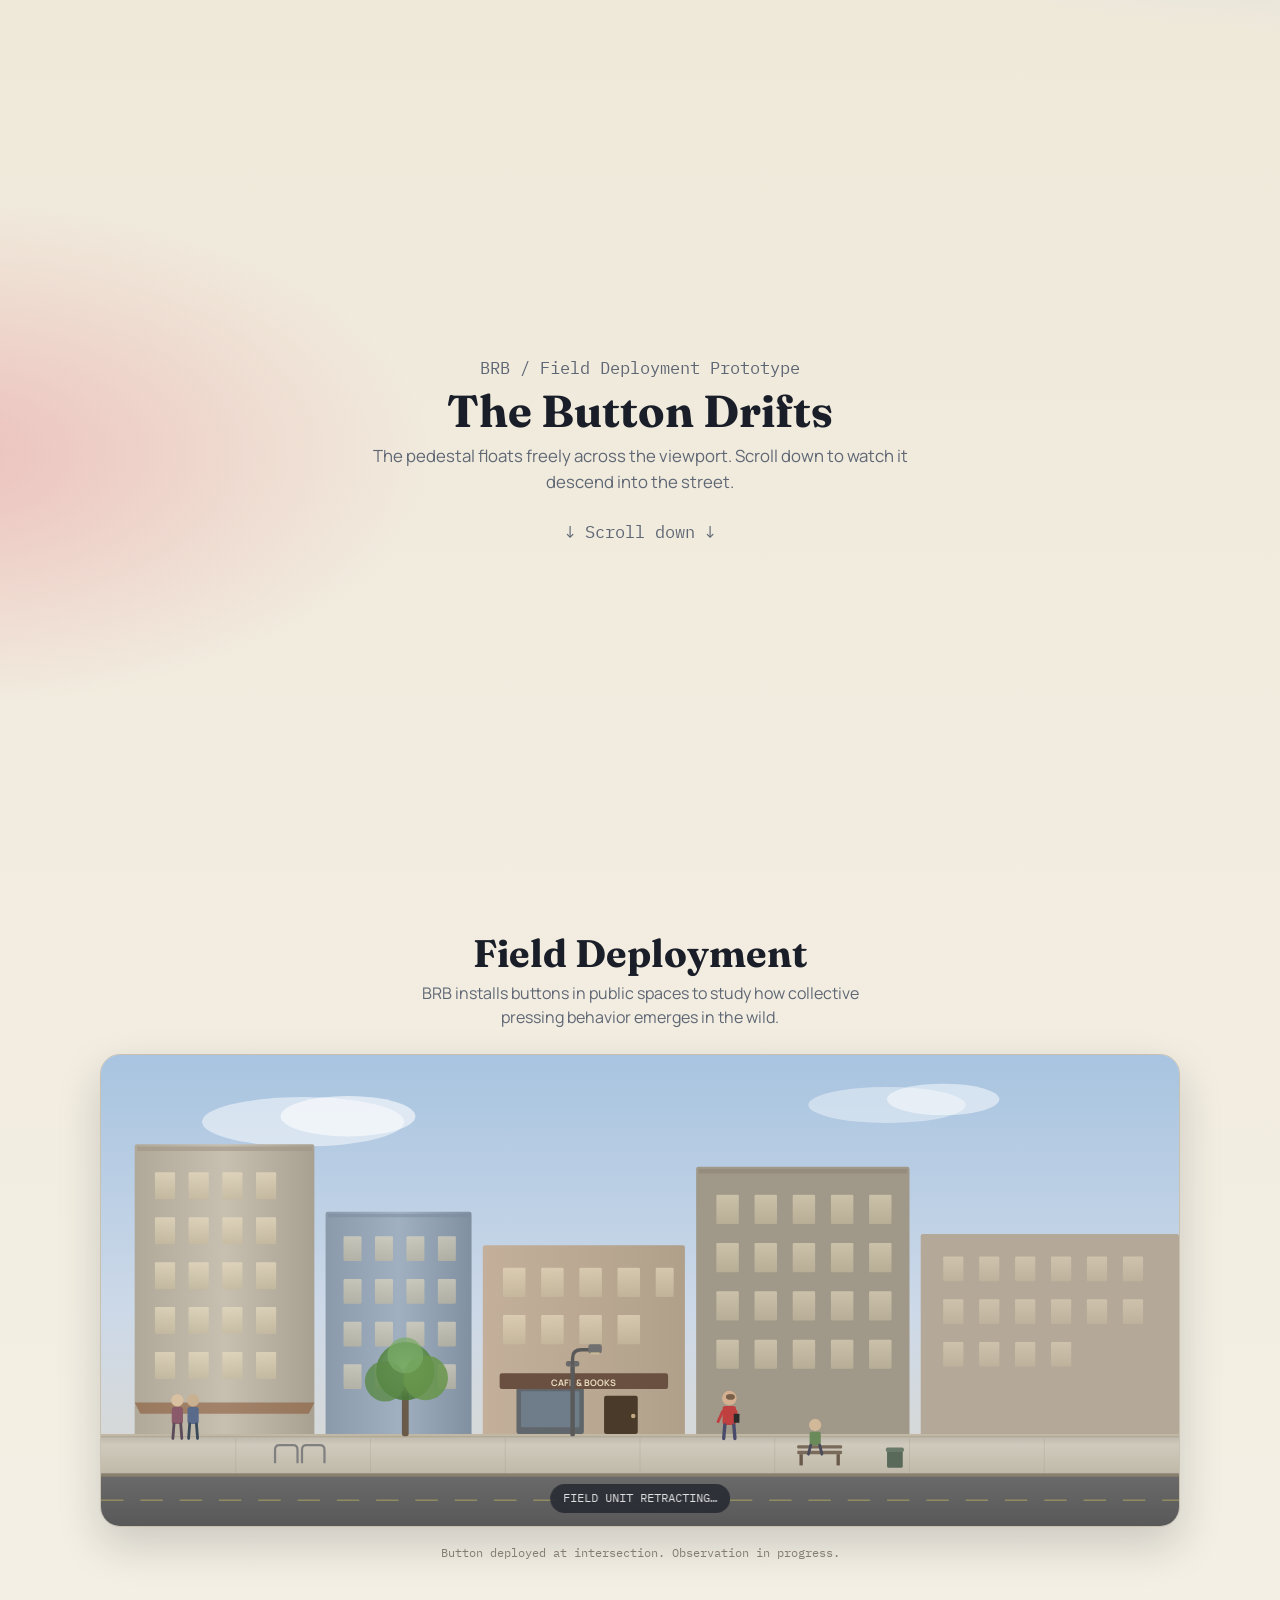
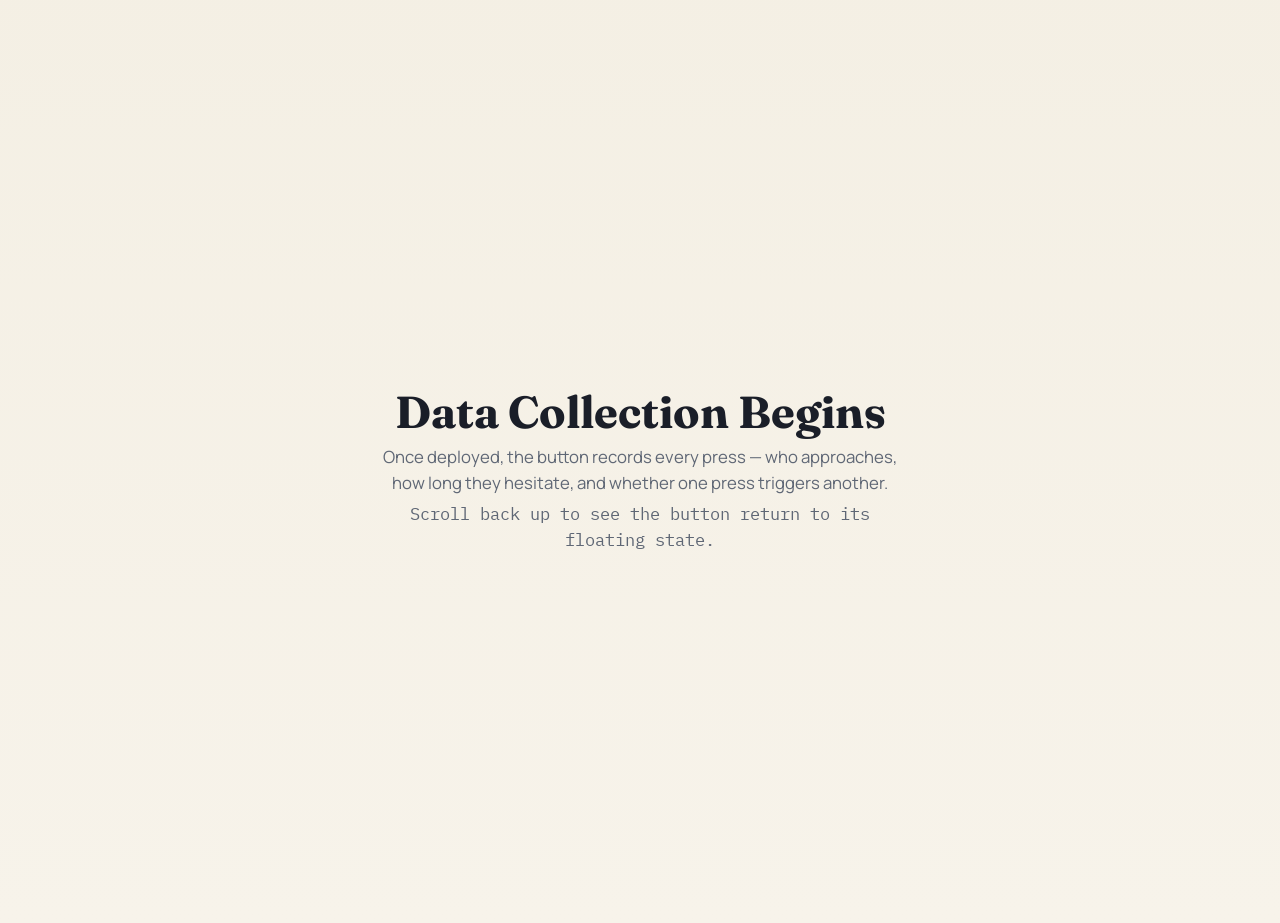
<file: environment/field-deploy (2).html>
<!doctype html>
<html lang="en">
<head>
  <meta charset="utf-8">
  <meta name="viewport" content="width=device-width, initial-scale=1">
  <title>BRB — Field Deployment Prototype</title>
  <link rel="preconnect" href="https://fonts.googleapis.com">
  <link rel="preconnect" href="https://fonts.gstatic.com" crossorigin>
  <link href="https://fonts.googleapis.com/css2?family=Fraunces:opsz,wght@9..144,400;9..144,700;9..144,800&family=IBM+Plex+Mono:wght@400;600&family=Manrope:wght@400;700;800&display=swap" rel="stylesheet">
  <style>
    :root {
      --ink: #1a1e28;
      --muted: #5f6775;
      --red: #df2c2c;
      --red-hot: #ff4444;
      --line: #c9c1b0;
      --shadow: 0 18px 44px rgba(22,28,38,.18);
      --shadow-soft: 0 10px 24px rgba(23,28,37,.11);
      --radius-lg: 20px;
      --radius-md: 14px;
      --max: 1080px;
    }
    *,*::before,*::after{box-sizing:border-box;}
    body{
      margin:0;padding:0;
      font-family:"Manrope",sans-serif;
      color:var(--ink);
      background:
        radial-gradient(1200px 560px at 104% -12%,#b8c8de 0%,transparent 60%),
        radial-gradient(900px 460px at -5% 18%,#ecc0bc 0%,transparent 55%),
        linear-gradient(180deg,#efe9da 0%,#f7f3ea 100%);
      overflow-x:hidden;line-height:1.55;
    }
    .shell{width:min(calc(100% - 2rem),var(--max));margin:0 auto;}

    .section-spacer{
      min-height:100vh;display:flex;align-items:center;justify-content:center;padding:3rem 2rem;
    }
    .section-spacer .inner{max-width:540px;text-align:center;}
    .section-spacer h2{
      font-family:"Fraunces",Georgia,serif;font-size:clamp(1.8rem,3.5vw,3rem);
      margin:0 0 .5rem;line-height:1.1;
    }
    .section-spacer p{color:var(--muted);font-size:1.05rem;margin:.3rem 0;}
    .mono{font-family:"IBM Plex Mono",monospace;font-size:.82rem;color:#8a8577;}

    /* ═══ FIELD SCENE ═══ */
    .field-section{position:relative;padding:2rem 0 3rem;}
    .field-header{text-align:center;margin-bottom:1.5rem;}
    .field-header h2{
      font-family:"Fraunces",Georgia,serif;font-size:clamp(1.6rem,3vw,2.6rem);
      margin:0;line-height:1.1;
    }
    .field-header p{
      color:var(--muted);margin:.4rem 0 0;font-size:1rem;max-width:50ch;display:inline-block;
    }
    .scene-wrap{
      position:relative;border:1px solid var(--line);border-radius:var(--radius-lg);
      overflow:hidden;background:#c8ddf0;box-shadow:var(--shadow);
      aspect-ratio:16/7;max-height:520px;
    }
    .scene-wrap svg.street-svg{display:block;width:100%;height:100%;}
    .scene-status{
      position:absolute;bottom:.8rem;left:50%;transform:translateX(-50%);
      font-family:"IBM Plex Mono",monospace;font-size:.72rem;color:rgba(255,255,255,.85);
      background:rgba(26,30,40,.72);backdrop-filter:blur(8px);
      padding:.35rem .8rem;border-radius:999px;white-space:nowrap;
      opacity:0;transition:opacity 500ms ease;pointer-events:none;
    }
    .scene-status.show{opacity:1;}
    .field-caption{
      text-align:center;margin-top:1rem;
      font-family:"IBM Plex Mono",monospace;font-size:.78rem;color:#8a8577;
    }

    /* ═══ PEDESTAL ═══ */
    .pedestal-float{
      position:fixed;z-index:50;pointer-events:none;
      width:140px;height:320px;
      filter:drop-shadow(0 20px 40px rgba(22,28,38,.25))
             drop-shadow(0 4px 12px rgba(143,23,23,.2));
      will-change:transform,width,height,filter;
    }
    .pedestal-float svg{width:100%;height:100%;pointer-events:auto;cursor:pointer;}
    .dome-group{
      transition:transform 100ms cubic-bezier(.34,1.56,.64,1);
      transform-origin:70px 68px;
    }
    .dome-group.pushed{transform:translateY(10px) scaleY(.82);}

    /* When fully docked: absolute inside scene-wrap */
    .pedestal-float.docked{
      position:absolute !important;z-index:10;pointer-events:auto;
      filter:drop-shadow(0 3px 6px rgba(22,28,38,.25))
             drop-shadow(0 1px 3px rgba(143,23,23,.15));
    }
    /* Undock flight back */
    .pedestal-float.undocking{
      transition:transform 1200ms cubic-bezier(.34,1.2,.64,1),
                width 1200ms cubic-bezier(.34,1.2,.64,1),
                height 1200ms cubic-bezier(.34,1.2,.64,1),
                filter 800ms ease;
    }
    .pedestal-float.pressed-glow{
      filter:drop-shadow(0 20px 40px rgba(22,28,38,.25))
             drop-shadow(0 0 40px rgba(223,44,44,.45))
             drop-shadow(0 4px 12px rgba(143,23,23,.3)) !important;
    }

    /* Effects */
    .shockwave{
      position:fixed;pointer-events:none;z-index:49;
      border-radius:50%;border:3px solid var(--red);
      opacity:0;width:40px;height:40px;
    }
    .shockwave.go{animation:shockExpand 900ms cubic-bezier(.22,1,.36,1) forwards;}
    @keyframes shockExpand{
      0%{transform:translate(-50%,-50%) scale(.3);opacity:.7;}
      100%{transform:translate(-50%,-50%) scale(12);opacity:0;}
    }
    .sparkle{
      position:fixed;pointer-events:none;z-index:48;
      width:6px;height:6px;border-radius:50%;background:var(--red-hot);
    }
    .sparkle.go{animation:sparkleFly 700ms ease-out forwards;}
    @keyframes sparkleFly{
      0%{transform:translate(0,0) scale(1);opacity:1;}
      100%{transform:translate(var(--sx),var(--sy)) scale(0);opacity:0;}
    }

    @media(max-width:768px){
      .scene-wrap{aspect-ratio:16/9;}
      .pedestal-float{width:100px;height:230px;}
    }
  </style>
</head>
<body>

  <div class="shockwave" id="shockwave"></div>

  <!-- ═══ FLOATING SVG PEDESTAL ═══ -->
  <div class="pedestal-float" id="pedestalFloat">
    <svg viewBox="0 0 140 320" xmlns="http://www.w3.org/2000/svg">
      <defs>
        <radialGradient id="domeGrad" cx="42%" cy="32%" r="58%" fx="38%" fy="28%">
          <stop offset="0%" stop-color="#ff8a8a"/><stop offset="28%" stop-color="#ff5252"/>
          <stop offset="58%" stop-color="#df2c2c"/><stop offset="85%" stop-color="#a01515"/>
          <stop offset="100%" stop-color="#6b0a0a"/>
        </radialGradient>
        <radialGradient id="domeHL" cx="38%" cy="25%" r="35%">
          <stop offset="0%" stop-color="rgba(255,255,255,.7)"/>
          <stop offset="100%" stop-color="rgba(255,255,255,0)"/>
        </radialGradient>
        <linearGradient id="pedGrad" x1="0" y1="0" x2="1" y2="0">
          <stop offset="0%" stop-color="#c4b8a0"/><stop offset="18%" stop-color="#e8ddc6"/>
          <stop offset="50%" stop-color="#f5eedd"/><stop offset="82%" stop-color="#e0d5be"/>
          <stop offset="100%" stop-color="#b8ab94"/>
        </linearGradient>
        <linearGradient id="ringG" x1="0" y1="0" x2="1" y2="0">
          <stop offset="0%" stop-color="#8a7d6a"/><stop offset="20%" stop-color="#c9bc9f"/>
          <stop offset="50%" stop-color="#e8dcc0"/><stop offset="80%" stop-color="#c0b395"/>
          <stop offset="100%" stop-color="#7d7262"/>
        </linearGradient>
        <linearGradient id="baseG" x1="0" y1="0" x2="0" y2="1">
          <stop offset="0%" stop-color="#d4c9b2"/><stop offset="100%" stop-color="#a89b84"/>
        </linearGradient>
        <radialGradient id="domeSh" cx="50%" cy="50%" r="50%">
          <stop offset="0%" stop-color="rgba(80,20,20,.35)"/><stop offset="100%" stop-color="rgba(80,20,20,0)"/>
        </radialGradient>
        <radialGradient id="ambGlow" cx="50%" cy="50%" r="50%">
          <stop offset="0%" stop-color="rgba(223,44,44,.18)"/><stop offset="100%" stop-color="rgba(223,44,44,0)"/>
        </radialGradient>
        <pattern id="decoL" x="0" y="0" width="140" height="16" patternUnits="userSpaceOnUse">
          <line x1="50" y1="0" x2="50" y2="16" stroke="rgba(160,140,110,.2)" stroke-width=".5"/>
          <line x1="70" y1="0" x2="70" y2="16" stroke="rgba(160,140,110,.15)" stroke-width=".5"/>
          <line x1="90" y1="0" x2="90" y2="16" stroke="rgba(160,140,110,.2)" stroke-width=".5"/>
        </pattern>
      </defs>
      <ellipse cx="70" cy="55" rx="55" ry="45" fill="url(#ambGlow)" opacity=".7">
        <animate attributeName="rx" values="55;60;55" dur="3s" repeatCount="indefinite"/>
      </ellipse>
      <ellipse cx="70" cy="310" rx="58" ry="8" fill="rgba(60,40,20,.15)"/>
      <path d="M12,295 L128,295 L122,310 Q70,316 18,310 Z" fill="url(#baseG)" stroke="#a89b84" stroke-width=".5"/>
      <ellipse cx="70" cy="295" rx="58" ry="9" fill="#ddd2bb" stroke="#b8ab94" stroke-width=".5"/>
      <ellipse cx="70" cy="295" rx="42" ry="6" fill="none" stroke="rgba(143,130,105,.35)" stroke-width=".8"/>
      <rect x="30" y="282" width="80" height="13" rx="2" fill="url(#ringG)" stroke="#9e9280" stroke-width=".4"/>
      <ellipse cx="70" cy="282" rx="40" ry="5" fill="#ddd2bb" stroke="#b8ab94" stroke-width=".4"/>
      <path d="M38,282 L38,130 Q38,125 43,122 L97,122 Q102,125 102,130 L102,282" fill="url(#pedGrad)" stroke="#b8ab94" stroke-width=".5"/>
      <path d="M38,282 L38,130 Q38,125 43,122 L97,122 Q102,125 102,130 L102,282" fill="url(#decoL)"/>
      <line x1="55" y1="135" x2="55" y2="275" stroke="rgba(140,125,100,.18)" stroke-width="1.2"/>
      <line x1="70" y1="130" x2="70" y2="278" stroke="rgba(140,125,100,.12)" stroke-width="1"/>
      <line x1="85" y1="135" x2="85" y2="275" stroke="rgba(140,125,100,.18)" stroke-width="1.2"/>
      <rect x="34" y="200" width="72" height="8" rx="1.5" fill="url(#ringG)" stroke="#9e9280" stroke-width=".3" opacity=".7"/>
      <rect x="34" y="165" width="72" height="5" rx="1" fill="url(#ringG)" stroke="#9e9280" stroke-width=".3" opacity=".5"/>
      <rect x="32" y="116" width="76" height="12" rx="3" fill="url(#ringG)" stroke="#9e9280" stroke-width=".5"/>
      <ellipse cx="70" cy="116" rx="38" ry="6" fill="#e0d5be" stroke="#b8ab94" stroke-width=".5"/>
      <circle cx="70" cy="116" r="2.5" fill="none" stroke="rgba(143,130,105,.3)" stroke-width=".6"/>
      <path d="M28,110 Q28,100 36,96 L104,96 Q112,100 112,110 L112,116 L28,116 Z" fill="#c4b8a0" stroke="#a89b84" stroke-width=".5"/>
      <ellipse cx="70" cy="98" rx="36" ry="6" fill="url(#domeSh)"/>
      <g class="dome-group" id="domeGroup">
        <ellipse cx="70" cy="72" rx="42" ry="38" fill="url(#domeGrad)"/>
        <ellipse cx="70" cy="95" rx="42" ry="8" fill="#8b1818" opacity=".6"/>
        <ellipse cx="70" cy="93" rx="40" ry="6" fill="#a01515" opacity=".4"/>
        <ellipse cx="58" cy="55" rx="22" ry="18" fill="url(#domeHL)" opacity=".85"/>
        <path d="M35,80 Q70,100 105,80" fill="none" stroke="rgba(255,180,180,.25)" stroke-width="1.2"/>
        <circle cx="55" cy="48" r="4" fill="rgba(255,255,255,.5)">
          <animate attributeName="r" values="4;5;4" dur="2.5s" repeatCount="indefinite"/>
        </circle>
        <circle cx="52" cy="45" r="1.8" fill="rgba(255,255,255,.7)"/>
      </g>
      <text x="70" y="250" text-anchor="middle" font-family="'IBM Plex Mono',monospace" font-size="6.5" fill="rgba(100,88,70,.5)" letter-spacing=".15em" font-weight="600">PRESS</text>
      <text x="70" y="260" text-anchor="middle" font-family="'IBM Plex Mono',monospace" font-size="5" fill="rgba(100,88,70,.35)" letter-spacing=".1em">FOR SCIENCE</text>
    </svg>
  </div>

  <div class="shell">

    <section class="section-spacer">
      <div class="inner">
        <p class="mono">BRB / Field Deployment Prototype</p>
        <h2>The Button Drifts</h2>
        <p>The pedestal floats freely across the viewport. Scroll down to watch it descend into the street.</p>
        <p class="mono" style="margin-top:1.5rem;">↓ Scroll down ↓</p>
      </div>
    </section>

    <!-- ═══ FIELD DEPLOYMENT ═══ -->
    <section class="field-section" id="fieldSection">
      <div class="field-header">
        <h2>Field Deployment</h2>
        <p>BRB installs buttons in public spaces to study how collective pressing behavior emerges in the wild.</p>
      </div>

      <div class="scene-wrap" id="sceneWrap">
        <svg class="street-svg" viewBox="0 0 960 420" xmlns="http://www.w3.org/2000/svg" preserveAspectRatio="xMidYMid slice">
          <defs>
            <linearGradient id="skyG" x1="0" y1="0" x2="0" y2="1">
              <stop offset="0%" stop-color="#a8c4e0"/><stop offset="55%" stop-color="#cdd9e8"/>
              <stop offset="100%" stop-color="#ddd8cc"/>
            </linearGradient>
            <linearGradient id="bldgA" x1="0" y1="0" x2="1" y2="0">
              <stop offset="0%" stop-color="#b0a898"/><stop offset="50%" stop-color="#c7bfb0"/>
              <stop offset="100%" stop-color="#a8a090"/>
            </linearGradient>
            <linearGradient id="bldgB" x1="0" y1="0" x2="1" y2="0">
              <stop offset="0%" stop-color="#8b9aaa"/><stop offset="50%" stop-color="#a0b0c0"/>
              <stop offset="100%" stop-color="#8090a0"/>
            </linearGradient>
            <linearGradient id="bldgC" x1="0" y1="0" x2="1" y2="0">
              <stop offset="0%" stop-color="#c4b09a"/><stop offset="100%" stop-color="#b0a08a"/>
            </linearGradient>
            <linearGradient id="sidewalkG" x1="0" y1="0" x2="0" y2="1">
              <stop offset="0%" stop-color="#d4cfc2"/><stop offset="100%" stop-color="#bfb8a8"/>
            </linearGradient>
            <linearGradient id="roadG" x1="0" y1="0" x2="0" y2="1">
              <stop offset="0%" stop-color="#6a6a6a"/><stop offset="100%" stop-color="#585858"/>
            </linearGradient>
            <radialGradient id="treeG" cx="50%" cy="40%" r="55%">
              <stop offset="0%" stop-color="#7aab65"/><stop offset="70%" stop-color="#5a8a48"/>
              <stop offset="100%" stop-color="#4a7a3a"/>
            </radialGradient>
            <linearGradient id="winG" x1="0" y1="0" x2="0" y2="1">
              <stop offset="0%" stop-color="#e8dcc0"/><stop offset="100%" stop-color="#c8bca0"/>
            </linearGradient>
            <linearGradient id="groundSh" x1="0" y1="0" x2="0" y2="1">
              <stop offset="0%" stop-color="rgba(60,50,40,.15)"/><stop offset="100%" stop-color="rgba(60,50,40,0)"/>
            </linearGradient>
          </defs>

          <rect width="960" height="420" fill="url(#skyG)"/>
          <ellipse cx="180" cy="60" rx="90" ry="22" fill="rgba(255,255,255,.5)"/>
          <ellipse cx="220" cy="55" rx="60" ry="18" fill="rgba(255,255,255,.6)"/>
          <ellipse cx="700" cy="45" rx="70" ry="16" fill="rgba(255,255,255,.4)"/>
          <ellipse cx="750" cy="40" rx="50" ry="14" fill="rgba(255,255,255,.5)"/>

          <!-- BUILDINGS -->
          <rect x="30" y="80" width="160" height="260" rx="2" fill="url(#bldgA)"/>
          <rect x="32" y="82" width="156" height="4" fill="rgba(160,150,135,.6)"/>
          <g fill="url(#winG)" opacity=".7">
            <rect x="48" y="105" width="18" height="24" rx="1"/><rect x="78" y="105" width="18" height="24" rx="1"/>
            <rect x="108" y="105" width="18" height="24" rx="1"/><rect x="138" y="105" width="18" height="24" rx="1"/>
            <rect x="48" y="145" width="18" height="24" rx="1"/><rect x="78" y="145" width="18" height="24" rx="1"/>
            <rect x="108" y="145" width="18" height="24" rx="1"/><rect x="138" y="145" width="18" height="24" rx="1"/>
            <rect x="48" y="185" width="18" height="24" rx="1"/><rect x="78" y="185" width="18" height="24" rx="1"/>
            <rect x="108" y="185" width="18" height="24" rx="1"/><rect x="138" y="185" width="18" height="24" rx="1"/>
            <rect x="48" y="225" width="18" height="24" rx="1"/><rect x="78" y="225" width="18" height="24" rx="1"/>
            <rect x="108" y="225" width="18" height="24" rx="1"/><rect x="138" y="225" width="18" height="24" rx="1"/>
            <rect x="48" y="265" width="18" height="24" rx="1"/><rect x="78" y="265" width="18" height="24" rx="1"/>
            <rect x="108" y="265" width="18" height="24" rx="1"/><rect x="138" y="265" width="18" height="24" rx="1"/>
          </g>
          <path d="M30,310 L190,310 L185,320 L35,320 Z" fill="#8a5a3a" opacity=".6"/>

          <rect x="200" y="140" width="130" height="200" rx="2" fill="url(#bldgB)"/>
          <rect x="202" y="142" width="126" height="3" fill="rgba(120,140,160,.5)"/>
          <g fill="url(#winG)" opacity=".6">
            <rect x="216" y="162" width="16" height="22" rx="1"/><rect x="244" y="162" width="16" height="22" rx="1"/>
            <rect x="272" y="162" width="16" height="22" rx="1"/><rect x="300" y="162" width="16" height="22" rx="1"/>
            <rect x="216" y="200" width="16" height="22" rx="1"/><rect x="244" y="200" width="16" height="22" rx="1"/>
            <rect x="272" y="200" width="16" height="22" rx="1"/><rect x="300" y="200" width="16" height="22" rx="1"/>
            <rect x="216" y="238" width="16" height="22" rx="1"/><rect x="244" y="238" width="16" height="22" rx="1"/>
            <rect x="272" y="238" width="16" height="22" rx="1"/><rect x="300" y="238" width="16" height="22" rx="1"/>
            <rect x="216" y="276" width="16" height="22" rx="1"/><rect x="244" y="276" width="16" height="22" rx="1"/>
            <rect x="272" y="276" width="16" height="22" rx="1"/><rect x="300" y="276" width="16" height="22" rx="1"/>
          </g>

          <rect x="340" y="170" width="180" height="170" rx="2" fill="url(#bldgC)"/>
          <rect x="370" y="296" width="60" height="42" rx="2" fill="#3a4a5a" opacity=".7"/>
          <rect x="374" y="300" width="52" height="32" rx="1" fill="#87a5c0" opacity=".35"/>
          <rect x="355" y="284" width="150" height="14" rx="2" fill="#6a5040"/>
          <text x="430" y="295" text-anchor="middle" font-family="'Manrope',sans-serif" font-size="8" fill="#e8dcc0" font-weight="700">CAFÉ &amp; BOOKS</text>
          <g fill="url(#winG)" opacity=".65">
            <rect x="358" y="190" width="20" height="26" rx="1"/><rect x="392" y="190" width="20" height="26" rx="1"/>
            <rect x="426" y="190" width="20" height="26" rx="1"/><rect x="460" y="190" width="20" height="26" rx="1"/>
            <rect x="494" y="190" width="16" height="26" rx="1"/>
            <rect x="358" y="232" width="20" height="26" rx="1"/><rect x="392" y="232" width="20" height="26" rx="1"/>
            <rect x="426" y="232" width="20" height="26" rx="1"/><rect x="460" y="232" width="20" height="26" rx="1"/>
          </g>
          <rect x="448" y="304" width="30" height="34" rx="2" fill="#4a3a2a"/>
          <circle cx="474" cy="322" r="2" fill="#c0a880"/>

          <rect x="530" y="100" width="190" height="240" rx="2" fill="#a09888"/>
          <rect x="532" y="102" width="186" height="4" fill="rgba(140,130,118,.5)"/>
          <g fill="url(#winG)" opacity=".6">
            <rect x="548" y="125" width="20" height="26" rx="1"/><rect x="582" y="125" width="20" height="26" rx="1"/>
            <rect x="616" y="125" width="20" height="26" rx="1"/><rect x="650" y="125" width="20" height="26" rx="1"/>
            <rect x="684" y="125" width="20" height="26" rx="1"/>
            <rect x="548" y="168" width="20" height="26" rx="1"/><rect x="582" y="168" width="20" height="26" rx="1"/>
            <rect x="616" y="168" width="20" height="26" rx="1"/><rect x="650" y="168" width="20" height="26" rx="1"/>
            <rect x="684" y="168" width="20" height="26" rx="1"/>
            <rect x="548" y="211" width="20" height="26" rx="1"/><rect x="582" y="211" width="20" height="26" rx="1"/>
            <rect x="616" y="211" width="20" height="26" rx="1"/><rect x="650" y="211" width="20" height="26" rx="1"/>
            <rect x="684" y="211" width="20" height="26" rx="1"/>
            <rect x="548" y="254" width="20" height="26" rx="1"/><rect x="582" y="254" width="20" height="26" rx="1"/>
            <rect x="616" y="254" width="20" height="26" rx="1"/><rect x="650" y="254" width="20" height="26" rx="1"/>
            <rect x="684" y="254" width="20" height="26" rx="1"/>
          </g>

          <rect x="730" y="160" width="230" height="180" rx="2" fill="#b4a898"/>
          <g fill="url(#winG)" opacity=".5">
            <rect x="750" y="180" width="18" height="22" rx="1"/><rect x="782" y="180" width="18" height="22" rx="1"/>
            <rect x="814" y="180" width="18" height="22" rx="1"/><rect x="846" y="180" width="18" height="22" rx="1"/>
            <rect x="878" y="180" width="18" height="22" rx="1"/><rect x="910" y="180" width="18" height="22" rx="1"/>
            <rect x="750" y="218" width="18" height="22" rx="1"/><rect x="782" y="218" width="18" height="22" rx="1"/>
            <rect x="814" y="218" width="18" height="22" rx="1"/><rect x="846" y="218" width="18" height="22" rx="1"/>
            <rect x="878" y="218" width="18" height="22" rx="1"/><rect x="910" y="218" width="18" height="22" rx="1"/>
            <rect x="750" y="256" width="18" height="22" rx="1"/><rect x="782" y="256" width="18" height="22" rx="1"/>
            <rect x="814" y="256" width="18" height="22" rx="1"/><rect x="846" y="256" width="18" height="22" rx="1"/>
          </g>

          <!-- SIDEWALK y=340..375 -->
          <rect x="0" y="340" width="960" height="35" fill="url(#sidewalkG)"/>
          <rect x="0" y="338" width="960" height="3" fill="#c0b8a5"/>
          <g stroke="rgba(160,150,135,.3)" stroke-width=".8">
            <line x1="120" y1="342" x2="120" y2="375"/><line x1="240" y1="342" x2="240" y2="375"/>
            <line x1="360" y1="342" x2="360" y2="375"/><line x1="480" y1="342" x2="480" y2="375"/>
            <line x1="600" y1="342" x2="600" y2="375"/><line x1="720" y1="342" x2="720" y2="375"/>
            <line x1="840" y1="342" x2="840" y2="375"/>
          </g>
          <rect x="0" y="340" width="960" height="8" fill="url(#groundSh)"/>

          <!-- ROAD y=375..420 -->
          <rect x="0" y="375" width="960" height="45" fill="url(#roadG)"/>
          <g stroke="#d4cc60" stroke-width="1.5" stroke-dasharray="20 15" opacity=".4">
            <line x1="0" y1="397" x2="960" y2="397"/>
          </g>
          <rect x="0" y="373" width="960" height="3" fill="#8a8070"/>

          <!-- LAMPPOST -->
          <rect x="418" y="275" width="4" height="65" rx="1" fill="#5a5a5a"/>
          <rect x="414" y="273" width="12" height="5" rx="2" fill="#6a6a6a"/>
          <path d="M420,276 L420,270 Q420,263 428,263 L438,263" fill="none" stroke="#5a5a5a" stroke-width="3" stroke-linecap="round"/>
          <rect x="434" y="258" width="12" height="8" rx="2" fill="#707070"/>
          <rect x="436" y="265" width="8" height="2" fill="#ffeeaa" opacity=".4"/>

          <!-- TREE -->
          <rect x="268" y="296" width="6" height="44" rx="2" fill="#6a5a4a"/>
          <circle cx="271" cy="282" r="26" fill="url(#treeG)" opacity=".9"/>
          <circle cx="253" cy="291" r="18" fill="#5a8a48" opacity=".8"/>
          <circle cx="289" cy="288" r="20" fill="#68964a" opacity=".85"/>
          <circle cx="271" cy="268" r="16" fill="#7aab65" opacity=".7"/>

          <!-- BENCH -->
          <g transform="translate(620,348)">
            <rect x="0" y="0" width="40" height="3" rx="1" fill="#7a6a5a"/>
            <rect x="0" y="5" width="40" height="3" rx="1" fill="#7a6a5a"/>
            <rect x="2" y="8" width="3" height="10" fill="#6a5a4a"/>
            <rect x="35" y="8" width="3" height="10" fill="#6a5a4a"/>
          </g>

          <!-- BIKE RACK -->
          <g transform="translate(155,352)">
            <path d="M0,12 L0,0 Q0,-4 4,-4 L16,-4 Q20,-4 20,0 L20,12" fill="none" stroke="#808080" stroke-width="2"/>
            <path d="M24,12 L24,0 Q24,-4 28,-4 L40,-4 Q44,-4 44,0 L44,12" fill="none" stroke="#808080" stroke-width="2"/>
          </g>

          <!-- TRASH BIN -->
          <g transform="translate(700,348)">
            <rect x="0" y="4" width="14" height="16" rx="1" fill="#5a6a5a"/>
            <rect x="-1" y="2" width="16" height="4" rx="1.5" fill="#6a7a6a"/>
          </g>

          <!-- LANDING SPOT -->
          <ellipse id="landingSpot" cx="500" cy="362" rx="16" ry="3" fill="rgba(223,44,44,0)" stroke="rgba(223,44,44,0)" stroke-width="1" stroke-dasharray="3 2"/>

          <!-- PEDESTRIANS — feet at y≈342 (sidewalk surface), origin at y=332 -->
          <g id="person1">
            <circle cx="0" cy="-24" r="6" fill="#e0c8a0"/>
            <ellipse cx="-1" cy="-25" rx="3" ry="2" fill="#5a4030" opacity=".7"/>
            <rect x="-5" y="-18" width="10" height="16" rx="2.5" fill="#4a6a8a"/>
            <line x1="-3" y1="-2" x2="-5" y2="10" stroke="#3a4a5a" stroke-width="3" stroke-linecap="round"/>
            <line x1="3" y1="-2" x2="5" y2="10" stroke="#3a4a5a" stroke-width="3" stroke-linecap="round"/>
            <line x1="-5" y1="-14" x2="-9" y2="-4" stroke="#4a6a8a" stroke-width="2.5" stroke-linecap="round"/>
            <line x1="5" y1="-14" x2="9" y2="-4" stroke="#4a6a8a" stroke-width="2.5" stroke-linecap="round"/>
          </g>
          <g id="person2">
            <circle cx="0" cy="-26" r="6.5" fill="#d4b090"/>
            <ellipse cx="1" cy="-27" rx="4" ry="2.5" fill="#3a2a1a" opacity=".6"/>
            <rect x="-6" y="-19" width="12" height="17" rx="2.5" fill="#c04040"/>
            <line x1="-4" y1="-2" x2="-5" y2="10" stroke="#4a4a6a" stroke-width="3" stroke-linecap="round"/>
            <line x1="4" y1="-2" x2="5" y2="10" stroke="#4a4a6a" stroke-width="3" stroke-linecap="round"/>
            <line x1="-6" y1="-14" x2="-10" y2="-5" stroke="#c04040" stroke-width="2.5" stroke-linecap="round"/>
            <line x1="6" y1="-14" x2="6" y2="-6" stroke="#c04040" stroke-width="2.5" stroke-linecap="round"/>
            <rect x="4" y="-12" width="5" height="8" rx=".5" fill="#2a2a2a"/>
          </g>
          <g id="person3">
            <circle cx="0" cy="-24" r="6" fill="#c0a888"/>
            <ellipse cx="0" cy="-26" rx="5" ry="3" fill="#2a2a3a" opacity=".5"/>
            <rect x="-5" y="-18" width="10" height="16" rx="2.5" fill="#5a5a7a"/>
            <line x1="-3" y1="-2" x2="-4" y2="10" stroke="#4a4a5a" stroke-width="3" stroke-linecap="round"/>
            <line x1="3" y1="-2" x2="5" y2="10" stroke="#4a4a5a" stroke-width="3" stroke-linecap="round"/>
            <line x1="-5" y1="-14" x2="-8" y2="-3" stroke="#5a5a7a" stroke-width="2.5" stroke-linecap="round"/>
            <line x1="5" y1="-14" x2="8" y2="-3" stroke="#5a5a7a" stroke-width="2.5" stroke-linecap="round"/>
          </g>
          <!-- Seated on bench -->
          <g transform="translate(636,344)">
            <circle cx="0" cy="-14" r="5.5" fill="#d0b898"/>
            <rect x="-5" y="-8" width="10" height="12" rx="2" fill="#6a8a5a"/>
            <line x1="-4" y1="4" x2="-6" y2="12" stroke="#4a4a5a" stroke-width="2.5" stroke-linecap="round"/>
            <line x1="4" y1="4" x2="6" y2="12" stroke="#4a4a5a" stroke-width="2.5" stroke-linecap="round"/>
          </g>
          <!-- Couple far left -->
          <g transform="translate(68,332)">
            <circle cx="0" cy="-24" r="5.5" fill="#d8c0a0"/>
            <rect x="-5" y="-18" width="10" height="15" rx="2" fill="#8a5a6a"/>
            <line x1="-3" y1="-3" x2="-4" y2="10" stroke="#5a4a5a" stroke-width="2.5" stroke-linecap="round"/>
            <line x1="3" y1="-3" x2="4" y2="10" stroke="#5a4a5a" stroke-width="2.5" stroke-linecap="round"/>
          </g>
          <g transform="translate(82,332)">
            <circle cx="0" cy="-24" r="5.5" fill="#c8b090"/>
            <rect x="-5" y="-18" width="10" height="15" rx="2" fill="#5a6a8a"/>
            <line x1="-3" y1="-3" x2="-4" y2="10" stroke="#3a4a5a" stroke-width="2.5" stroke-linecap="round"/>
            <line x1="3" y1="-3" x2="4" y2="10" stroke="#3a4a5a" stroke-width="2.5" stroke-linecap="round"/>
          </g>
        </svg>

        <div class="scene-status" id="sceneStatus">FIELD UNIT DEPLOYING…</div>
      </div>
      <p class="field-caption" id="fieldCaption">Scroll this section into view to deploy the field unit.</p>
    </section>

    <section class="section-spacer">
      <div class="inner">
        <h2>Data Collection Begins</h2>
        <p>Once deployed, the button records every press — who approaches, how long they hesitate, and whether one press triggers another.</p>
        <p class="mono">Scroll back up to see the button return to its floating state.</p>
      </div>
    </section>
  </div>

  <script>
  (function () {

    var pedestal     = document.getElementById("pedestalFloat");
    var dome         = document.getElementById("domeGroup");
    var shockwave    = document.getElementById("shockwave");
    var sceneWrap    = document.getElementById("sceneWrap");
    var sceneStatus  = document.getElementById("sceneStatus");
    var fieldCaption = document.getElementById("fieldCaption");
    var landingSpot  = document.getElementById("landingSpot");
    var fieldSection = document.getElementById("fieldSection");
    var person1      = document.getElementById("person1");
    var person2      = document.getElementById("person2");
    var person3      = document.getElementById("person3");

    /* ═══ CONFIG ═══ */
    var FLOAT_W = 140, FLOAT_H = 320;           // floating size
    var LAND_SVG_X = 500, LAND_SVG_Y = 362;     // SVG landing point
    var PEDESTAL_SVG_H = 34;                     // docked height in SVG units
    var p2HomeX = 560;                           // person2 home position

    /* ═══ FLOAT STATE ═══ */
    var fl = {
      baseX:80, baseY:28,
      phase1:Math.random()*6.28, phase2:Math.random()*6.28,
      phase3:Math.random()*6.28, phase4:Math.random()*6.28,
      shiftTimer:0, shiftTargetX:0, shiftTargetY:0,
      shiftCurX:0, shiftCurY:0,
      nextShift:3000+Math.random()*5000,
      x:0, y:0, rot:0
    };

    var dockProgress = 0;  // 0 = fully floating, 1 = fully docked
    var isDocked = false;
    var isUndocking = false;
    var isPressed = false;
    var capturedFloatPos = null;  // snapshot of float pos when docking begins

    /* ═══ SCENE GEOMETRY ═══ */
    function getSceneMapping() {
      var rect = sceneWrap.getBoundingClientRect();
      var scaleX = rect.width / 960, scaleY = rect.height / 420;
      var scale = Math.max(scaleX, scaleY);
      var offX = (rect.width - 960 * scale) / 2;
      var offY = (rect.height - 420 * scale) / 2;
      return { scale:scale, offX:offX, offY:offY, rect:rect };
    }

    // Screen position the pedestal should be at when fully docked
    function getDockScreenPos() {
      var m = getSceneMapping();
      var pedH = PEDESTAL_SVG_H * m.scale;
      var pedW = pedH * (FLOAT_W / FLOAT_H);
      return {
        x: m.rect.left + m.offX + LAND_SVG_X * m.scale - pedW / 2,
        y: m.rect.top  + m.offY + LAND_SVG_Y * m.scale - pedH,
        w: pedW, h: pedH
      };
    }

    // Absolute position within scene-wrap for when fully docked
    function getDockAbsolutePos() {
      var m = getSceneMapping();
      var pedH = PEDESTAL_SVG_H * m.scale;
      var pedW = pedH * (FLOAT_W / FLOAT_H);
      return {
        left: m.offX + LAND_SVG_X * m.scale - pedW / 2,
        top:  m.offY + LAND_SVG_Y * m.scale - pedH,
        width: pedW, height: pedH
      };
    }

    /* ═══ EASING ═══ */
    function smoothstep(t) {
      return t * t * (3 - 2 * t);
    }

    /* ═══ FLOAT TICK ═══ */
    function tickFloat() {
      fl.phase1 += .008; fl.phase2 += .011; fl.phase3 += .006; fl.phase4 += .0035;

      var dx = Math.sin(fl.phase1) * 18 + Math.sin(fl.phase2 * .7) * 10;
      var dy = Math.cos(fl.phase3) * 14 + Math.sin(fl.phase4 * 1.3) * 8;
      fl.rot = Math.sin(fl.phase1 * .6) * 4 + Math.sin(fl.phase2 * .4) * 2.5;

      fl.shiftTimer += 16;
      if (fl.shiftTimer > fl.nextShift) {
        fl.shiftTimer = 0;
        fl.nextShift = 4000 + Math.random() * 7000;
        fl.shiftTargetX = (Math.random() - .5) * 120;
        fl.shiftTargetY = (Math.random() - .5) * 80;
      }
      fl.shiftCurX += (fl.shiftTargetX - fl.shiftCurX) * .008;
      fl.shiftCurY += (fl.shiftTargetY - fl.shiftCurY) * .008;

      var vw = window.innerWidth, vh = window.innerHeight;
      var px = (fl.baseX / 100) * vw + dx + fl.shiftCurX;
      var py = (fl.baseY / 100) * vh + dy + fl.shiftCurY;
      px = Math.max(20, Math.min(vw - 160, px));
      py = Math.max(20, Math.min(vh - 340, py));

      fl.x = px; fl.y = py;
    }

    /* ═══ SCROLL-DRIVEN DOCKING ═══

       Scroll progress:
       - When fieldSection top hits viewport bottom → progress starts (0)
       - When scene-wrap is ~60% visible → progress reaches 1
       - The pedestal lerps from its captured float position to the dock target
       - Size lerps from 140×320 to the tiny docked size
       - Rotation lerps to 0
       - At progress=1, reparent into scene-wrap
    */

    function getScrollProgress() {
      var sceneRect = sceneWrap.getBoundingClientRect();
      var vh = window.innerHeight;

      // Start when the scene top is at 90% of viewport height (just peeking in)
      // End when the scene is 60% visible
      var sceneH = sceneRect.height;
      var startTrigger = vh * 0.9;
      var endTrigger = vh * 0.3;

      // sceneRect.top goes from large positive (below) to negative (scrolled past)
      // When top = startTrigger → progress=0
      // When top = endTrigger → progress=1
      var raw = (startTrigger - sceneRect.top) / (startTrigger - endTrigger);
      return Math.max(0, Math.min(1, raw));
    }

    function applyDockProgress(progress) {
      var t = smoothstep(progress);

      // When starting to dock, capture the current float position
      if (progress > 0 && progress < 1 && !capturedFloatPos) {
        capturedFloatPos = { x: fl.x, y: fl.y, rot: fl.rot };
      }
      if (progress === 0) {
        capturedFloatPos = null;
      }

      if (isDocked || isUndocking) return;

      if (progress <= 0) {
        // Fully floating — normal float behavior
        pedestal.style.transform = "translate(" + fl.x + "px," + fl.y + "px) rotate(" + fl.rot + "deg)";
        pedestal.style.width = FLOAT_W + "px";
        pedestal.style.height = FLOAT_H + "px";
        pedestal.style.filter = "";

        landingSpot.setAttribute("stroke", "rgba(223,44,44,0)");
        landingSpot.setAttribute("fill", "rgba(223,44,44,0)");
        sceneStatus.classList.remove("show");
        return;
      }

      // Get the dock target in screen coords
      var dock = getDockScreenPos();

      // Source position: where the float was when docking started
      var src = capturedFloatPos || { x: fl.x, y: fl.y, rot: fl.rot };

      // Interpolate position
      var curX = src.x + (dock.x - src.x) * t;
      var curY = src.y + (dock.y - src.y) * t;
      var curW = FLOAT_W + (dock.w - FLOAT_W) * t;
      var curH = FLOAT_H + (dock.h - FLOAT_H) * t;
      var curRot = src.rot * (1 - t);

      // Interpolate filter (shadow shrinks)
      var bigShadow = 20 * (1 - t) + 3 * t;
      var bigBlur = 40 * (1 - t) + 6 * t;
      pedestal.style.filter =
        "drop-shadow(0 " + bigShadow + "px " + bigBlur + "px rgba(22,28,38,.25)) " +
        "drop-shadow(0 " + Math.round(4 * (1 - t) + 1 * t) + "px " + Math.round(12 * (1 - t) + 3 * t) + "px rgba(143,23,23,.2))";

      pedestal.style.width = curW + "px";
      pedestal.style.height = curH + "px";
      pedestal.style.transform = "translate(" + curX + "px," + curY + "px) rotate(" + curRot + "deg)";

      // Landing spot fades in
      var spotAlpha = Math.max(0, (t - 0.3) / 0.7);
      landingSpot.setAttribute("stroke", "rgba(223,44,44," + (spotAlpha * .6) + ")");
      landingSpot.setAttribute("fill", "rgba(223,44,44," + (spotAlpha * .1) + ")");

      // Status
      if (t > 0.2) {
        sceneStatus.textContent = "FIELD UNIT DEPLOYING… " + Math.round(t * 100) + "%";
        sceneStatus.classList.add("show");
      }

      // At 100% → finalize dock
      if (progress >= 1 && !isDocked) {
        finalizeDock();
      }
    }

    /* ═══ FINALIZE DOCK ═══ */
    function finalizeDock() {
      isDocked = true;

      // Reparent into scene-wrap as position:absolute
      var absPos = getDockAbsolutePos();
      pedestal.style.position = "absolute";
      pedestal.style.left = absPos.left + "px";
      pedestal.style.top = absPos.top + "px";
      pedestal.style.width = absPos.width + "px";
      pedestal.style.height = absPos.height + "px";
      pedestal.style.transform = "rotate(0deg)";

      sceneWrap.appendChild(pedestal);
      pedestal.classList.add("docked");

      sceneStatus.textContent = "FIELD UNIT ACTIVE — AWAITING PRESSES";
      fieldCaption.textContent = "Button deployed at intersection. Observation in progress.";

      startDockedBob();
      animateCuriosity();
    }

    /* ═══ UNDOCK ═══ */
    function undockFromScene() {
      if (!isDocked || isUndocking) return;
      isUndocking = true;
      stopDockedBob();

      landingSpot.setAttribute("stroke", "rgba(223,44,44,0)");
      landingSpot.setAttribute("fill", "rgba(223,44,44,0)");
      sceneStatus.textContent = "FIELD UNIT RETRACTING…";

      // Get current screen pos
      var curRect = pedestal.getBoundingClientRect();

      // Move back to body as fixed
      document.body.appendChild(pedestal);
      pedestal.classList.remove("docked");
      pedestal.style.position = "fixed";
      pedestal.style.left = "0";
      pedestal.style.top = "0";
      pedestal.style.transition = "none";
      pedestal.style.transform = "translate(" + curRect.left + "px," + curRect.top + "px) rotate(0deg)";
      pedestal.style.width = curRect.width + "px";
      pedestal.style.height = curRect.height + "px";

      void pedestal.offsetWidth; // reflow

      pedestal.classList.add("undocking");
      pedestal.style.width = FLOAT_W + "px";
      pedestal.style.height = FLOAT_H + "px";
      pedestal.style.filter = "";
      pedestal.style.transform = "translate(" + fl.x + "px," + fl.y + "px) rotate(" + fl.rot + "deg)";

      setTimeout(function () {
        pedestal.classList.remove("undocking");
        pedestal.style.transition = "";
        isUndocking = false;
        isDocked = false;
        capturedFloatPos = null;
        dockProgress = 0;

        sceneStatus.classList.remove("show");
        fieldCaption.textContent = "Scroll this section into view to deploy the field unit.";
        resetPeople();
      }, 1250);
    }

    /* ═══ MAIN LOOP ═══ */
    function mainLoop() {
      tickFloat();

      var progress = getScrollProgress();

      if (isDocked) {
        // Check if we should undock (scrolled away)
        if (progress < 0.5) {
          undockFromScene();
        }
      } else if (!isUndocking) {
        // Scroll-driven docking
        applyDockProgress(progress);

        // When not docking at all, apply normal float
        if (progress <= 0) {
          pedestal.style.transform = "translate(" + fl.x + "px," + fl.y + "px) rotate(" + fl.rot + "deg)";
        }
      }

      requestAnimationFrame(mainLoop);
    }
    mainLoop();

    /* ═══ DOCKED BOB ═══ */
    var bobRAF = null, bobPhase = 0;
    function startDockedBob() {
      function bob() {
        if (!isDocked) return;
        bobPhase += .025;
        var absPos = getDockAbsolutePos();
        pedestal.style.left = absPos.left + "px";
        pedestal.style.top = (absPos.top + Math.sin(bobPhase) * 1.2) + "px";
        pedestal.style.width = absPos.width + "px";
        pedestal.style.height = absPos.height + "px";
        bobRAF = requestAnimationFrame(bob);
      }
      bob();
    }
    function stopDockedBob() { if (bobRAF) cancelAnimationFrame(bobRAF); }

    /* ═══ RESIZE ═══ */
    window.addEventListener("resize", function () {
      if (isDocked) {
        var absPos = getDockAbsolutePos();
        pedestal.style.left = absPos.left + "px";
        pedestal.style.top = absPos.top + "px";
        pedestal.style.width = absPos.width + "px";
        pedestal.style.height = absPos.height + "px";
      }
      capturedFloatPos = null; // recapture on next scroll
    });

    /* ═══ WALKING PEOPLE ═══ */
    var walkPhase = 0;
    function walkPeople() {
      walkPhase += .3;
      person1.setAttribute("transform", "translate(" + (((walkPhase * .8) % 1060) - 50) + ",332)");
      person3.setAttribute("transform", "translate(" + (1010 - ((walkPhase * .5) % 1060)) + ",332)");
      if (!isDocked) person2.setAttribute("transform", "translate(" + p2HomeX + ",332)");
      requestAnimationFrame(walkPeople);
    }
    walkPeople();

    var curiosityTimer = null;
    function animateCuriosity() {
      curiosityTimer = setTimeout(function () {
        if (!isDocked) return;
        var startX = p2HomeX, endX = 512, t0 = performance.now();
        function step(now) {
          if (!isDocked) return;
          var t = Math.min((now - t0) / 2200, 1);
          t = smoothstep(t);
          person2.setAttribute("transform", "translate(" + (startX + (endX - startX) * t) + ",332)");
          if (t < 1) requestAnimationFrame(step);
        }
        requestAnimationFrame(step);
      }, 600);
    }

    function resetPeople() {
      clearTimeout(curiosityTimer);
      var cur = person2.getAttribute("transform");
      var m = cur && cur.match(/translate\(([\d.]+)/);
      var sx = m ? parseFloat(m[1]) : p2HomeX;
      var t0 = performance.now();
      function step(now) {
        var t = Math.min((now - t0) / 800, 1);
        t = smoothstep(t);
        person2.setAttribute("transform", "translate(" + (sx + (p2HomeX - sx) * t) + ",332)");
        if (t < 1) requestAnimationFrame(step);
      }
      requestAnimationFrame(step);
    }

    /* ═══ PRESS ═══ */
    function spawnSparkles(cx, cy, n) {
      for (var i = 0; i < n; i++) {
        var el = document.createElement("div"); el.className = "sparkle";
        var a = (Math.PI * 2 / n) * i + (Math.random() - .5) * .5;
        var d = 20 + Math.random() * 40;
        el.style.left = cx + "px"; el.style.top = cy + "px";
        el.style.setProperty("--sx", Math.cos(a) * d + "px");
        el.style.setProperty("--sy", (Math.sin(a) * d - 10) + "px");
        el.style.width = (2 + Math.random() * 4) + "px"; el.style.height = el.style.width;
        el.style.background = ["#ff4444","#ff7744","#ffaa44","#df2c2c"][~~(Math.random() * 4)];
        document.body.appendChild(el); void el.offsetWidth; el.classList.add("go");
        (function (e) { setTimeout(function () { e.remove(); }, 800); })(el);
      }
    }

    pedestal.addEventListener("click", function () {
      if (isPressed || isUndocking) return;
      isPressed = true;
      dome.classList.add("pushed");
      pedestal.classList.add("pressed-glow");
      var rect = pedestal.getBoundingClientRect();
      var cx = rect.left + rect.width * .5, cy = rect.top + rect.height * .22;
      shockwave.style.left = cx + "px"; shockwave.style.top = cy + "px";
      shockwave.classList.remove("go"); void shockwave.offsetWidth; shockwave.classList.add("go");
      spawnSparkles(cx, cy, isDocked ? 6 : 14);
      if (isDocked) {
        var c = parseInt(sceneStatus.dataset.count || "0") + 1;
        sceneStatus.dataset.count = c;
        sceneStatus.textContent = "PRESS #" + c + " RECORDED — FIELD DATA LOGGED";
      }
      setTimeout(function () {
        dome.classList.remove("pushed");
        pedestal.classList.remove("pressed-glow");
        isPressed = false;
      }, 400);
    });

    pedestal.querySelector("svg").addEventListener("mouseenter", function () {
      if (!dome.classList.contains("pushed")) {
        dome.style.transition = "transform 300ms cubic-bezier(.34,1.56,.64,1)";
        dome.style.transform = "scale(1.04)";
      }
    });
    pedestal.querySelector("svg").addEventListener("mouseleave", function () {
      if (!dome.classList.contains("pushed")) dome.style.transform = "";
    });

  })();
  </script>
</body>
</html>
</file>
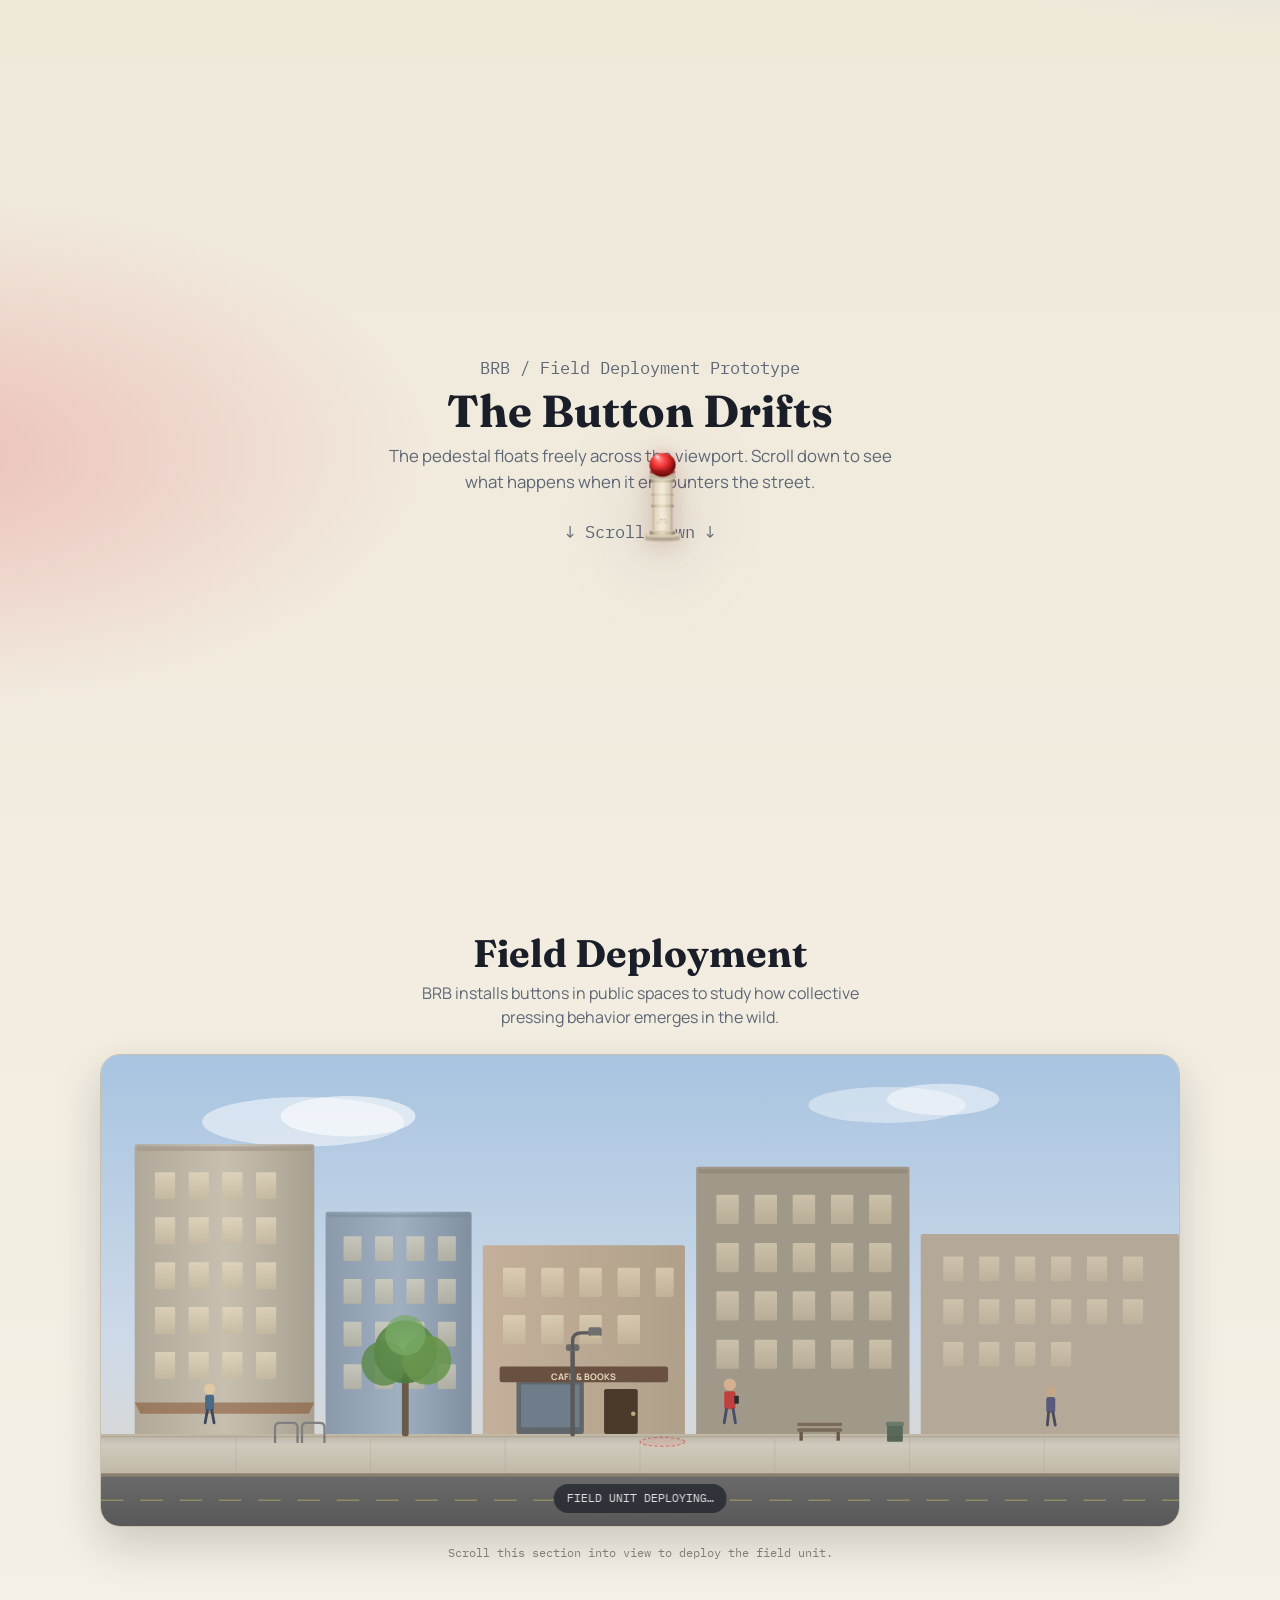
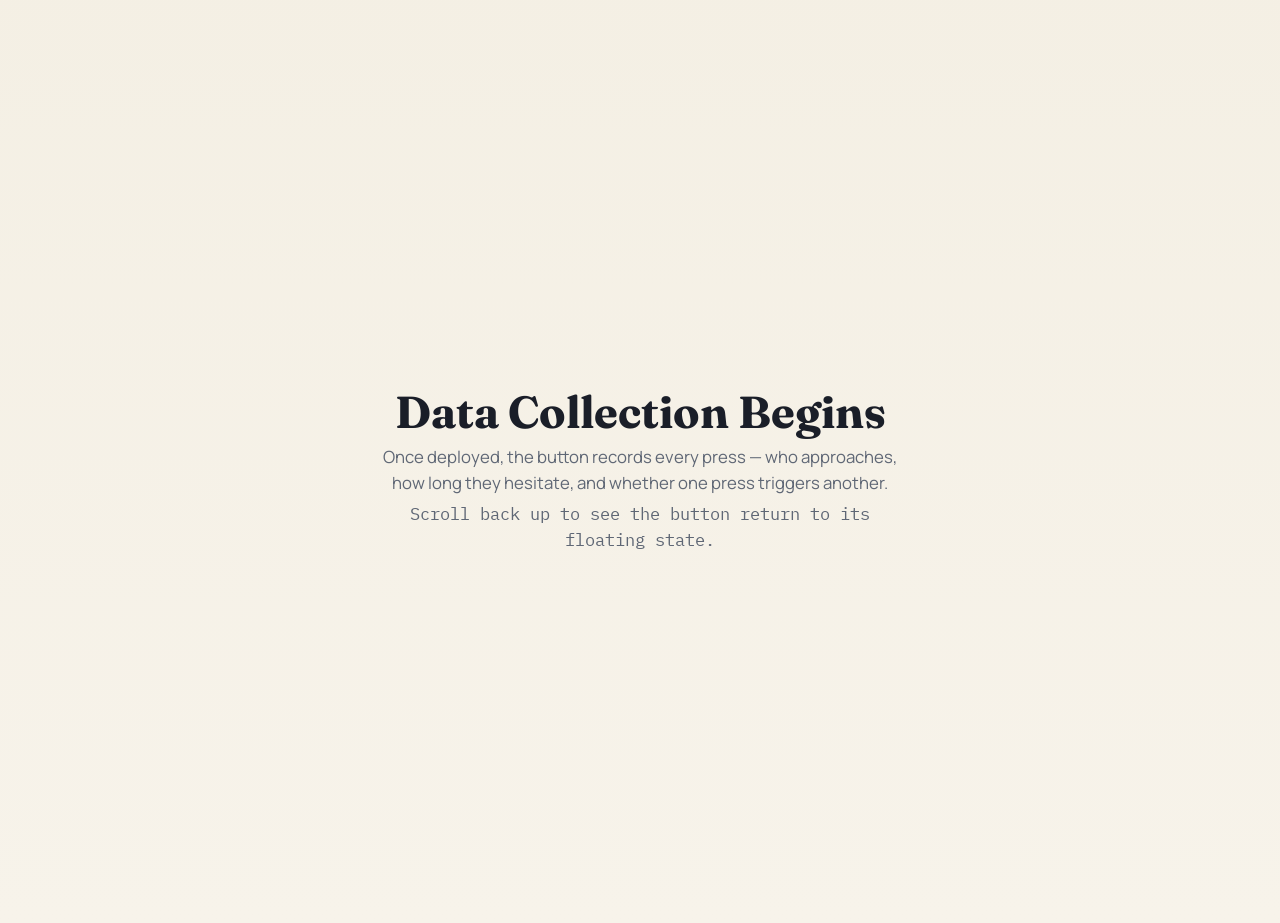
<file: environment/field-deploy.html>
<!doctype html>
<html lang="en">
<head>
  <meta charset="utf-8">
  <meta name="viewport" content="width=device-width, initial-scale=1">
  <title>BRB — Field Deployment Prototype</title>
  <link rel="preconnect" href="https://fonts.googleapis.com">
  <link rel="preconnect" href="https://fonts.gstatic.com" crossorigin>
  <link href="https://fonts.googleapis.com/css2?family=Fraunces:opsz,wght@9..144,400;9..144,700;9..144,800&family=IBM+Plex+Mono:wght@400;600&family=Manrope:wght@400;700;800&display=swap" rel="stylesheet">
  <style>
    :root {
      --ink: #1a1e28;
      --muted: #5f6775;
      --red: #df2c2c;
      --red-hot: #ff4444;
      --line: #c9c1b0;
      --shadow: 0 18px 44px rgba(22,28,38,0.18);
      --shadow-soft: 0 10px 24px rgba(23,28,37,0.11);
      --radius-lg: 20px;
      --radius-md: 14px;
      --max: 1080px;
    }
    *, *::before, *::after { box-sizing: border-box; }
    html { scroll-behavior: auto; /* we control scrolling manually */ }
    body {
      margin: 0; padding: 0;
      font-family: "Manrope", sans-serif;
      color: var(--ink);
      background:
        radial-gradient(1200px 560px at 104% -12%, #b8c8de 0%, transparent 60%),
        radial-gradient(900px 460px at -5% 18%, #ecc0bc 0%, transparent 55%),
        linear-gradient(180deg, #efe9da 0%, #f7f3ea 100%);
      overflow-x: hidden;
      line-height: 1.55;
    }

    .shell {
      width: min(calc(100% - 2rem), var(--max));
      margin: 0 auto;
    }

    /* ── PLACEHOLDER SECTIONS ── */
    .section-spacer {
      min-height: 100vh;
      display: flex; align-items: center; justify-content: center;
      padding: 3rem 2rem;
    }
    .section-spacer .inner {
      max-width: 540px; text-align: center;
    }
    .section-spacer h2 {
      font-family: "Fraunces", Georgia, serif;
      font-size: clamp(1.8rem, 3.5vw, 3rem);
      margin: 0 0 0.5rem; line-height: 1.1;
    }
    .section-spacer p {
      color: var(--muted); font-size: 1.05rem; margin: 0.3rem 0;
    }
    .mono {
      font-family: "IBM Plex Mono", monospace;
      font-size: 0.82rem; color: #8a8577;
    }

    /* ══════════════════════════════════════════
       FIELD DEPLOYMENT SCENE
       ══════════════════════════════════════════ */
    .field-section {
      position: relative;
      padding: 2rem 0 3rem;
    }

    .field-header {
      text-align: center;
      margin-bottom: 1.5rem;
    }
    .field-header h2 {
      font-family: "Fraunces", Georgia, serif;
      font-size: clamp(1.6rem, 3vw, 2.6rem);
      margin: 0; line-height: 1.1;
    }
    .field-header p {
      color: var(--muted); margin: 0.4rem 0 0;
      font-size: 1rem; max-width: 50ch;
      display: inline-block;
    }

    .scene-wrap {
      position: relative;
      border: 1px solid var(--line);
      border-radius: var(--radius-lg);
      overflow: hidden;
      background: linear-gradient(180deg, #c8ddf0 0%, #e4ddd0 55%, #d5cfc2 100%);
      box-shadow: var(--shadow);
      aspect-ratio: 16 / 7;
      max-height: 520px;
    }

    .scene-wrap svg {
      display: block;
      width: 100%; height: 100%;
    }

    /* The dock target — invisible anchor point inside the scene */
    .dock-target {
      position: absolute;
      /* positioned via JS based on scene layout */
      width: 1px; height: 1px;
      pointer-events: none;
    }

    /* Status overlay on scene */
    .scene-status {
      position: absolute;
      bottom: 0.8rem; left: 50%;
      transform: translateX(-50%);
      font-family: "IBM Plex Mono", monospace;
      font-size: 0.72rem;
      color: rgba(255,255,255,0.85);
      background: rgba(26,30,40,0.7);
      backdrop-filter: blur(8px);
      padding: 0.35rem 0.8rem;
      border-radius: 999px;
      white-space: nowrap;
      opacity: 0;
      transition: opacity 500ms ease;
      pointer-events: none;
    }
    .scene-status.show { opacity: 1; }

    .field-caption {
      text-align: center;
      margin-top: 1rem;
      font-family: "IBM Plex Mono", monospace;
      font-size: 0.78rem;
      color: #8a8577;
    }

    /* ══════════════════════════════════════════
       FLOATING PEDESTAL
       ══════════════════════════════════════════ */
    .pedestal-float {
      position: fixed;
      z-index: 50;
      pointer-events: none;
      width: 140px;
      height: 320px;
      filter: drop-shadow(0 20px 40px rgba(22,28,38,0.25))
              drop-shadow(0 4px 12px rgba(143,23,23,0.2));
      /* smooth transition for the dock animation */
      transition: none;
      will-change: transform, width, height;
    }

    .pedestal-float.docking {
      transition: transform 1200ms cubic-bezier(0.34, 1.2, 0.64, 1),
                  width 1200ms cubic-bezier(0.34, 1.2, 0.64, 1),
                  height 1200ms cubic-bezier(0.34, 1.2, 0.64, 1),
                  filter 800ms ease;
      pointer-events: none;
    }

    .pedestal-float.docked {
      transition: transform 200ms ease, filter 300ms ease;
      pointer-events: none;
      filter: drop-shadow(0 6px 12px rgba(22,28,38,0.2))
              drop-shadow(0 2px 6px rgba(143,23,23,0.15));
    }

    .pedestal-float.undocking {
      transition: transform 900ms cubic-bezier(0.34, 1.2, 0.64, 1),
                  width 900ms cubic-bezier(0.34, 1.2, 0.64, 1),
                  height 900ms cubic-bezier(0.34, 1.2, 0.64, 1),
                  filter 600ms ease;
    }

    .pedestal-float svg {
      width: 100%; height: 100%;
      pointer-events: auto;
      cursor: pointer;
    }

    .dome-group {
      transition: transform 100ms cubic-bezier(0.34, 1.56, 0.64, 1);
      transform-origin: 70px 68px;
    }
    .dome-group.pushed {
      transform: translateY(10px) scaleY(0.82);
    }

    .pedestal-float.pressed-glow {
      filter: drop-shadow(0 20px 40px rgba(22,28,38,0.25))
              drop-shadow(0 0 40px rgba(223,44,44,0.45))
              drop-shadow(0 4px 12px rgba(143,23,23,0.3));
    }

    /* Shockwave */
    .shockwave {
      position: fixed; pointer-events: none; z-index: 49;
      border-radius: 50%; border: 3px solid var(--red);
      opacity: 0; width: 40px; height: 40px;
    }
    .shockwave.go {
      animation: shockExpand 900ms cubic-bezier(0.22, 1, 0.36, 1) forwards;
    }
    @keyframes shockExpand {
      0% { transform: translate(-50%, -50%) scale(0.3); opacity: 0.7; }
      100% { transform: translate(-50%, -50%) scale(12); opacity: 0; }
    }

    /* Sparkle */
    .sparkle {
      position: fixed; pointer-events: none; z-index: 48;
      width: 6px; height: 6px; border-radius: 50%;
      background: var(--red-hot);
    }
    .sparkle.go { animation: sparkleFly 700ms ease-out forwards; }
    @keyframes sparkleFly {
      0% { transform: translate(0,0) scale(1); opacity: 1; }
      100% { transform: translate(var(--sx), var(--sy)) scale(0); opacity: 0; }
    }

    /* ── RESPONSIVE ── */
    @media (max-width: 768px) {
      .scene-wrap { aspect-ratio: 16 / 9; }
      .pedestal-float { width: 100px; height: 230px; }
    }
  </style>
</head>
<body>

  <div class="shockwave" id="shockwave"></div>

  <!-- ═══ THE FLOATING SVG PEDESTAL ═══ -->
  <div class="pedestal-float" id="pedestalFloat">
    <svg viewBox="0 0 140 320" xmlns="http://www.w3.org/2000/svg">
      <defs>
        <radialGradient id="domeGrad" cx="42%" cy="32%" r="58%" fx="38%" fy="28%">
          <stop offset="0%" stop-color="#ff8a8a"/>
          <stop offset="28%" stop-color="#ff5252"/>
          <stop offset="58%" stop-color="#df2c2c"/>
          <stop offset="85%" stop-color="#a01515"/>
          <stop offset="100%" stop-color="#6b0a0a"/>
        </radialGradient>
        <radialGradient id="domeHL" cx="38%" cy="25%" r="35%">
          <stop offset="0%" stop-color="rgba(255,255,255,0.7)"/>
          <stop offset="100%" stop-color="rgba(255,255,255,0)"/>
        </radialGradient>
        <linearGradient id="pedGrad" x1="0" y1="0" x2="1" y2="0">
          <stop offset="0%" stop-color="#c4b8a0"/>
          <stop offset="18%" stop-color="#e8ddc6"/>
          <stop offset="50%" stop-color="#f5eedd"/>
          <stop offset="82%" stop-color="#e0d5be"/>
          <stop offset="100%" stop-color="#b8ab94"/>
        </linearGradient>
        <linearGradient id="ringG" x1="0" y1="0" x2="1" y2="0">
          <stop offset="0%" stop-color="#8a7d6a"/>
          <stop offset="20%" stop-color="#c9bc9f"/>
          <stop offset="50%" stop-color="#e8dcc0"/>
          <stop offset="80%" stop-color="#c0b395"/>
          <stop offset="100%" stop-color="#7d7262"/>
        </linearGradient>
        <linearGradient id="baseG" x1="0" y1="0" x2="0" y2="1">
          <stop offset="0%" stop-color="#d4c9b2"/>
          <stop offset="100%" stop-color="#a89b84"/>
        </linearGradient>
        <radialGradient id="domeSh" cx="50%" cy="50%" r="50%">
          <stop offset="0%" stop-color="rgba(80,20,20,0.35)"/>
          <stop offset="100%" stop-color="rgba(80,20,20,0)"/>
        </radialGradient>
        <radialGradient id="ambGlow" cx="50%" cy="50%" r="50%">
          <stop offset="0%" stop-color="rgba(223,44,44,0.18)"/>
          <stop offset="100%" stop-color="rgba(223,44,44,0)"/>
        </radialGradient>
        <pattern id="decoL" x="0" y="0" width="140" height="16" patternUnits="userSpaceOnUse">
          <line x1="50" y1="0" x2="50" y2="16" stroke="rgba(160,140,110,0.2)" stroke-width="0.5"/>
          <line x1="70" y1="0" x2="70" y2="16" stroke="rgba(160,140,110,0.15)" stroke-width="0.5"/>
          <line x1="90" y1="0" x2="90" y2="16" stroke="rgba(160,140,110,0.2)" stroke-width="0.5"/>
        </pattern>
      </defs>

      <ellipse cx="70" cy="55" rx="55" ry="45" fill="url(#ambGlow)" opacity="0.7">
        <animate attributeName="rx" values="55;60;55" dur="3s" repeatCount="indefinite"/>
      </ellipse>

      <!-- Base -->
      <ellipse cx="70" cy="310" rx="58" ry="8" fill="rgba(60,40,20,0.15)"/>
      <path d="M12,295 L128,295 L122,310 Q70,316 18,310 Z" fill="url(#baseG)" stroke="#a89b84" stroke-width="0.5"/>
      <ellipse cx="70" cy="295" rx="58" ry="9" fill="#ddd2bb" stroke="#b8ab94" stroke-width="0.5"/>
      <ellipse cx="70" cy="295" rx="42" ry="6" fill="none" stroke="rgba(143,130,105,0.35)" stroke-width="0.8"/>

      <!-- Lower ring -->
      <rect x="30" y="282" width="80" height="13" rx="2" fill="url(#ringG)" stroke="#9e9280" stroke-width="0.4"/>
      <ellipse cx="70" cy="282" rx="40" ry="5" fill="#ddd2bb" stroke="#b8ab94" stroke-width="0.4"/>

      <!-- Shaft -->
      <path d="M38,282 L38,130 Q38,125 43,122 L97,122 Q102,125 102,130 L102,282" fill="url(#pedGrad)" stroke="#b8ab94" stroke-width="0.5"/>
      <path d="M38,282 L38,130 Q38,125 43,122 L97,122 Q102,125 102,130 L102,282" fill="url(#decoL)"/>
      <line x1="55" y1="135" x2="55" y2="275" stroke="rgba(140,125,100,0.18)" stroke-width="1.2"/>
      <line x1="70" y1="130" x2="70" y2="278" stroke="rgba(140,125,100,0.12)" stroke-width="1"/>
      <line x1="85" y1="135" x2="85" y2="275" stroke="rgba(140,125,100,0.18)" stroke-width="1.2"/>
      <rect x="34" y="200" width="72" height="8" rx="1.5" fill="url(#ringG)" stroke="#9e9280" stroke-width="0.3" opacity="0.7"/>
      <rect x="34" y="165" width="72" height="5" rx="1" fill="url(#ringG)" stroke="#9e9280" stroke-width="0.3" opacity="0.5"/>

      <!-- Capital -->
      <rect x="32" y="116" width="76" height="12" rx="3" fill="url(#ringG)" stroke="#9e9280" stroke-width="0.5"/>
      <ellipse cx="70" cy="116" rx="38" ry="6" fill="#e0d5be" stroke="#b8ab94" stroke-width="0.5"/>
      <circle cx="70" cy="116" r="2.5" fill="none" stroke="rgba(143,130,105,0.3)" stroke-width="0.6"/>

      <!-- Housing -->
      <path d="M28,110 Q28,100 36,96 L104,96 Q112,100 112,110 L112,116 L28,116 Z" fill="#c4b8a0" stroke="#a89b84" stroke-width="0.5"/>
      <ellipse cx="70" cy="98" rx="36" ry="6" fill="url(#domeSh)"/>

      <!-- Dome -->
      <g class="dome-group" id="domeGroup">
        <ellipse cx="70" cy="72" rx="42" ry="38" fill="url(#domeGrad)"/>
        <ellipse cx="70" cy="95" rx="42" ry="8" fill="#8b1818" opacity="0.6"/>
        <ellipse cx="70" cy="93" rx="40" ry="6" fill="#a01515" opacity="0.4"/>
        <ellipse cx="58" cy="55" rx="22" ry="18" fill="url(#domeHL)" opacity="0.85"/>
        <path d="M35,80 Q70,100 105,80" fill="none" stroke="rgba(255,180,180,0.25)" stroke-width="1.2"/>
        <circle cx="55" cy="48" r="4" fill="rgba(255,255,255,0.5)">
          <animate attributeName="r" values="4;5;4" dur="2.5s" repeatCount="indefinite"/>
        </circle>
        <circle cx="52" cy="45" r="1.8" fill="rgba(255,255,255,0.7)"/>
      </g>

      <text x="70" y="250" text-anchor="middle" font-family="'IBM Plex Mono',monospace" font-size="6.5" fill="rgba(100,88,70,0.5)" letter-spacing="0.15em" font-weight="600">PRESS</text>
      <text x="70" y="260" text-anchor="middle" font-family="'IBM Plex Mono',monospace" font-size="5" fill="rgba(100,88,70,0.35)" letter-spacing="0.1em">FOR SCIENCE</text>
    </svg>
  </div>

  <!-- ═══ PAGE CONTENT ═══ -->
  <div class="shell">

    <section class="section-spacer">
      <div class="inner">
        <p class="mono">BRB / Field Deployment Prototype</p>
        <h2>The Button Drifts</h2>
        <p>The pedestal floats freely across the viewport. Scroll down to see what happens when it encounters the street.</p>
        <p class="mono" style="margin-top:1.5rem;">↓ Scroll down ↓</p>
      </div>
    </section>

    <!-- ═══ FIELD DEPLOYMENT SCENE ═══ -->
    <section class="field-section" id="fieldSection">
      <div class="field-header">
        <h2>Field Deployment</h2>
        <p>BRB installs buttons in public spaces to study how collective pressing behavior emerges in the wild.</p>
      </div>

      <div class="scene-wrap" id="sceneWrap">
        <!-- Dock target marker — the button flies to this point -->
        <div class="dock-target" id="dockTarget" style="left: 52%; bottom: 27%;"></div>

        <svg id="streetScene" viewBox="0 0 960 420" xmlns="http://www.w3.org/2000/svg" preserveAspectRatio="xMidYMid slice">
          <defs>
            <!-- Sky gradient -->
            <linearGradient id="skyG" x1="0" y1="0" x2="0" y2="1">
              <stop offset="0%" stop-color="#a8c4e0"/>
              <stop offset="60%" stop-color="#cdd9e8"/>
              <stop offset="100%" stop-color="#ddd8cc"/>
            </linearGradient>
            <!-- Building gradients -->
            <linearGradient id="bldgA" x1="0" y1="0" x2="1" y2="0">
              <stop offset="0%" stop-color="#b0a898"/>
              <stop offset="50%" stop-color="#c7bfb0"/>
              <stop offset="100%" stop-color="#a8a090"/>
            </linearGradient>
            <linearGradient id="bldgB" x1="0" y1="0" x2="1" y2="0">
              <stop offset="0%" stop-color="#8b9aaa"/>
              <stop offset="50%" stop-color="#a0b0c0"/>
              <stop offset="100%" stop-color="#8090a0"/>
            </linearGradient>
            <linearGradient id="bldgC" x1="0" y1="0" x2="1" y2="0">
              <stop offset="0%" stop-color="#c4b09a"/>
              <stop offset="100%" stop-color="#b0a08a"/>
            </linearGradient>
            <!-- Sidewalk -->
            <linearGradient id="sidewalkG" x1="0" y1="0" x2="0" y2="1">
              <stop offset="0%" stop-color="#d4cfc2"/>
              <stop offset="100%" stop-color="#bfb8a8"/>
            </linearGradient>
            <!-- Road -->
            <linearGradient id="roadG" x1="0" y1="0" x2="0" y2="1">
              <stop offset="0%" stop-color="#6a6a6a"/>
              <stop offset="100%" stop-color="#585858"/>
            </linearGradient>
            <!-- Tree foliage -->
            <radialGradient id="treeG" cx="50%" cy="40%" r="55%">
              <stop offset="0%" stop-color="#7aab65"/>
              <stop offset="70%" stop-color="#5a8a48"/>
              <stop offset="100%" stop-color="#4a7a3a"/>
            </radialGradient>
            <!-- Warm window glow -->
            <linearGradient id="winG" x1="0" y1="0" x2="0" y2="1">
              <stop offset="0%" stop-color="#e8dcc0"/>
              <stop offset="100%" stop-color="#c8bca0"/>
            </linearGradient>
            <!-- Shadow on ground -->
            <linearGradient id="groundSh" x1="0" y1="0" x2="0" y2="1">
              <stop offset="0%" stop-color="rgba(60,50,40,0.15)"/>
              <stop offset="100%" stop-color="rgba(60,50,40,0)"/>
            </linearGradient>
          </defs>

          <!-- SKY -->
          <rect x="0" y="0" width="960" height="420" fill="url(#skyG)"/>

          <!-- Distant clouds -->
          <ellipse cx="180" cy="60" rx="90" ry="22" fill="rgba(255,255,255,0.5)"/>
          <ellipse cx="220" cy="55" rx="60" ry="18" fill="rgba(255,255,255,0.6)"/>
          <ellipse cx="700" cy="45" rx="70" ry="16" fill="rgba(255,255,255,0.4)"/>
          <ellipse cx="750" cy="40" rx="50" ry="14" fill="rgba(255,255,255,0.5)"/>

          <!-- ── BACKGROUND BUILDINGS ── -->
          <!-- Tall building left -->
          <rect x="30" y="80" width="160" height="260" rx="2" fill="url(#bldgA)"/>
          <rect x="32" y="82" width="156" height="4" fill="rgba(160,150,135,0.6)"/>
          <!-- Windows -->
          <g fill="url(#winG)" opacity="0.7">
            <rect x="48" y="105" width="18" height="24" rx="1"/>
            <rect x="78" y="105" width="18" height="24" rx="1"/>
            <rect x="108" y="105" width="18" height="24" rx="1"/>
            <rect x="138" y="105" width="18" height="24" rx="1"/>
            <rect x="48" y="145" width="18" height="24" rx="1"/>
            <rect x="78" y="145" width="18" height="24" rx="1"/>
            <rect x="108" y="145" width="18" height="24" rx="1"/>
            <rect x="138" y="145" width="18" height="24" rx="1"/>
            <rect x="48" y="185" width="18" height="24" rx="1"/>
            <rect x="78" y="185" width="18" height="24" rx="1"/>
            <rect x="108" y="185" width="18" height="24" rx="1"/>
            <rect x="138" y="185" width="18" height="24" rx="1"/>
            <rect x="48" y="225" width="18" height="24" rx="1"/>
            <rect x="78" y="225" width="18" height="24" rx="1"/>
            <rect x="108" y="225" width="18" height="24" rx="1"/>
            <rect x="138" y="225" width="18" height="24" rx="1"/>
            <rect x="48" y="265" width="18" height="24" rx="1"/>
            <rect x="78" y="265" width="18" height="24" rx="1"/>
            <rect x="108" y="265" width="18" height="24" rx="1"/>
            <rect x="138" y="265" width="18" height="24" rx="1"/>
          </g>
          <!-- Awning -->
          <path d="M30,310 L190,310 L185,320 L35,320 Z" fill="#8a5a3a" opacity="0.6"/>

          <!-- Mid building -->
          <rect x="200" y="140" width="130" height="200" rx="2" fill="url(#bldgB)"/>
          <rect x="202" y="142" width="126" height="3" fill="rgba(120,140,160,0.5)"/>
          <g fill="url(#winG)" opacity="0.6">
            <rect x="216" y="162" width="16" height="22" rx="1"/>
            <rect x="244" y="162" width="16" height="22" rx="1"/>
            <rect x="272" y="162" width="16" height="22" rx="1"/>
            <rect x="300" y="162" width="16" height="22" rx="1"/>
            <rect x="216" y="200" width="16" height="22" rx="1"/>
            <rect x="244" y="200" width="16" height="22" rx="1"/>
            <rect x="272" y="200" width="16" height="22" rx="1"/>
            <rect x="300" y="200" width="16" height="22" rx="1"/>
            <rect x="216" y="238" width="16" height="22" rx="1"/>
            <rect x="244" y="238" width="16" height="22" rx="1"/>
            <rect x="272" y="238" width="16" height="22" rx="1"/>
            <rect x="300" y="238" width="16" height="22" rx="1"/>
            <rect x="216" y="276" width="16" height="22" rx="1"/>
            <rect x="244" y="276" width="16" height="22" rx="1"/>
            <rect x="272" y="276" width="16" height="22" rx="1"/>
            <rect x="300" y="276" width="16" height="22" rx="1"/>
          </g>

          <!-- Corner shop building -->
          <rect x="340" y="170" width="180" height="170" rx="2" fill="url(#bldgC)"/>
          <!-- Shop front -->
          <rect x="370" y="290" width="60" height="48" rx="2" fill="#3a4a5a" opacity="0.7"/>
          <rect x="374" y="294" width="52" height="38" rx="1" fill="#87a5c0" opacity="0.35"/>
          <!-- Sign -->
          <rect x="355" y="278" width="150" height="14" rx="2" fill="#6a5040"/>
          <text x="430" y="290" text-anchor="middle" font-family="'Manrope',sans-serif" font-size="8" fill="#e8dcc0" font-weight="700">CAFÉ &amp; BOOKS</text>
          <!-- Windows above -->
          <g fill="url(#winG)" opacity="0.65">
            <rect x="358" y="190" width="20" height="26" rx="1"/>
            <rect x="392" y="190" width="20" height="26" rx="1"/>
            <rect x="426" y="190" width="20" height="26" rx="1"/>
            <rect x="460" y="190" width="20" height="26" rx="1"/>
            <rect x="494" y="190" width="16" height="26" rx="1"/>
            <rect x="358" y="232" width="20" height="26" rx="1"/>
            <rect x="392" y="232" width="20" height="26" rx="1"/>
            <rect x="426" y="232" width="20" height="26" rx="1"/>
            <rect x="460" y="232" width="20" height="26" rx="1"/>
          </g>
          <!-- Door -->
          <rect x="448" y="298" width="30" height="40" rx="2" fill="#4a3a2a"/>
          <circle cx="474" cy="320" r="2" fill="#c0a880"/>

          <!-- Right building -->
          <rect x="530" y="100" width="190" height="240" rx="2" fill="#a09888"/>
          <rect x="532" y="102" width="186" height="4" fill="rgba(140,130,118,0.5)"/>
          <g fill="url(#winG)" opacity="0.6">
            <rect x="548" y="125" width="20" height="26" rx="1"/>
            <rect x="582" y="125" width="20" height="26" rx="1"/>
            <rect x="616" y="125" width="20" height="26" rx="1"/>
            <rect x="650" y="125" width="20" height="26" rx="1"/>
            <rect x="684" y="125" width="20" height="26" rx="1"/>
            <rect x="548" y="168" width="20" height="26" rx="1"/>
            <rect x="582" y="168" width="20" height="26" rx="1"/>
            <rect x="616" y="168" width="20" height="26" rx="1"/>
            <rect x="650" y="168" width="20" height="26" rx="1"/>
            <rect x="684" y="168" width="20" height="26" rx="1"/>
            <rect x="548" y="211" width="20" height="26" rx="1"/>
            <rect x="582" y="211" width="20" height="26" rx="1"/>
            <rect x="616" y="211" width="20" height="26" rx="1"/>
            <rect x="650" y="211" width="20" height="26" rx="1"/>
            <rect x="684" y="211" width="20" height="26" rx="1"/>
            <rect x="548" y="254" width="20" height="26" rx="1"/>
            <rect x="582" y="254" width="20" height="26" rx="1"/>
            <rect x="616" y="254" width="20" height="26" rx="1"/>
            <rect x="650" y="254" width="20" height="26" rx="1"/>
            <rect x="684" y="254" width="20" height="26" rx="1"/>
          </g>

          <!-- Far right building -->
          <rect x="730" y="160" width="230" height="180" rx="2" fill="#b4a898"/>
          <g fill="url(#winG)" opacity="0.5">
            <rect x="750" y="180" width="18" height="22" rx="1"/>
            <rect x="782" y="180" width="18" height="22" rx="1"/>
            <rect x="814" y="180" width="18" height="22" rx="1"/>
            <rect x="846" y="180" width="18" height="22" rx="1"/>
            <rect x="878" y="180" width="18" height="22" rx="1"/>
            <rect x="910" y="180" width="18" height="22" rx="1"/>
            <rect x="750" y="218" width="18" height="22" rx="1"/>
            <rect x="782" y="218" width="18" height="22" rx="1"/>
            <rect x="814" y="218" width="18" height="22" rx="1"/>
            <rect x="846" y="218" width="18" height="22" rx="1"/>
            <rect x="878" y="218" width="18" height="22" rx="1"/>
            <rect x="910" y="218" width="18" height="22" rx="1"/>
            <rect x="750" y="256" width="18" height="22" rx="1"/>
            <rect x="782" y="256" width="18" height="22" rx="1"/>
            <rect x="814" y="256" width="18" height="22" rx="1"/>
            <rect x="846" y="256" width="18" height="22" rx="1"/>
          </g>

          <!-- ── SIDEWALK ── -->
          <rect x="0" y="340" width="960" height="35" fill="url(#sidewalkG)"/>
          <!-- Sidewalk edge -->
          <rect x="0" y="338" width="960" height="3" fill="#c0b8a5"/>
          <!-- Paving lines -->
          <line x1="120" y1="342" x2="120" y2="375" stroke="rgba(160,150,135,0.3)" stroke-width="0.8"/>
          <line x1="240" y1="342" x2="240" y2="375" stroke="rgba(160,150,135,0.3)" stroke-width="0.8"/>
          <line x1="360" y1="342" x2="360" y2="375" stroke="rgba(160,150,135,0.3)" stroke-width="0.8"/>
          <line x1="480" y1="342" x2="480" y2="375" stroke="rgba(160,150,135,0.3)" stroke-width="0.8"/>
          <line x1="600" y1="342" x2="600" y2="375" stroke="rgba(160,150,135,0.3)" stroke-width="0.8"/>
          <line x1="720" y1="342" x2="720" y2="375" stroke="rgba(160,150,135,0.3)" stroke-width="0.8"/>
          <line x1="840" y1="342" x2="840" y2="375" stroke="rgba(160,150,135,0.3)" stroke-width="0.8"/>

          <!-- ── ROAD ── -->
          <rect x="0" y="375" width="960" height="45" fill="url(#roadG)"/>
          <!-- Road markings -->
          <g stroke="#d4cc60" stroke-width="1.5" stroke-dasharray="20 15" opacity="0.4">
            <line x1="0" y1="397" x2="960" y2="397"/>
          </g>
          <!-- Curb -->
          <rect x="0" y="373" width="960" height="3" fill="#8a8070"/>

          <!-- ── LAMPPOST ── -->
          <rect x="418" y="260" width="4" height="80" rx="1" fill="#5a5a5a"/>
          <rect x="414" y="258" width="12" height="6" rx="2" fill="#6a6a6a"/>
          <!-- Lamp arm -->
          <path d="M420,262 L420,255 Q420,248 428,248 L438,248" fill="none" stroke="#5a5a5a" stroke-width="3" stroke-linecap="round"/>
          <!-- Lamp head -->
          <rect x="434" y="243" width="12" height="8" rx="2" fill="#707070"/>
          <rect x="436" y="250" width="8" height="2" fill="#ffeeaa" opacity="0.4"/>

          <!-- ── TREE ── -->
          <rect x="268" y="280" width="6" height="60" rx="2" fill="#6a5a4a"/>
          <!-- Foliage clusters -->
          <circle cx="271" cy="265" r="28" fill="url(#treeG)" opacity="0.9"/>
          <circle cx="252" cy="275" r="20" fill="#5a8a48" opacity="0.8"/>
          <circle cx="290" cy="272" r="22" fill="#68964a" opacity="0.85"/>
          <circle cx="271" cy="250" r="18" fill="#7aab65" opacity="0.7"/>

          <!-- ── BENCH ── -->
          <g transform="translate(620, 328)">
            <rect x="0" y="0" width="40" height="3" rx="1" fill="#7a6a5a"/>
            <rect x="0" y="5" width="40" height="3" rx="1" fill="#7a6a5a"/>
            <rect x="2" y="8" width="3" height="8" fill="#6a5a4a"/>
            <rect x="35" y="8" width="3" height="8" fill="#6a5a4a"/>
          </g>

          <!-- ── BIKE RACK ── -->
          <g transform="translate(155, 332)">
            <path d="M0,14 L0,0 Q0,-4 4,-4 L16,-4 Q20,-4 20,0 L20,14" fill="none" stroke="#808080" stroke-width="2"/>
            <path d="M24,14 L24,0 Q24,-4 28,-4 L40,-4 Q44,-4 44,0 L44,14" fill="none" stroke="#808080" stroke-width="2"/>
          </g>

          <!-- ── TRASH BIN ── -->
          <g transform="translate(700, 325)">
            <rect x="0" y="4" width="14" height="16" rx="1" fill="#5a6a5a"/>
            <rect x="-1" y="2" width="16" height="4" rx="1.5" fill="#6a7a6a"/>
          </g>

          <!-- ── PEDESTRIANS ── -->
          <!-- Person 1: walking left -->
          <g id="person1" transform="translate(140, 320)">
            <circle cx="0" cy="-22" r="5" fill="#e0c8a0"/>
            <rect x="-4" y="-17" width="8" height="14" rx="2" fill="#4a6a8a"/>
            <line x1="-2" y1="-3" x2="-4" y2="8" stroke="#3a4a5a" stroke-width="2.5" stroke-linecap="round"/>
            <line x1="2" y1="-3" x2="4" y2="8" stroke="#3a4a5a" stroke-width="2.5" stroke-linecap="round"/>
          </g>

          <!-- Person 2: standing, looking at phone -->
          <g id="person2" transform="translate(560, 318)">
            <circle cx="0" cy="-24" r="5.5" fill="#d4b090"/>
            <rect x="-5" y="-18" width="10" height="16" rx="2" fill="#c04040"/>
            <line x1="-3" y1="-2" x2="-5" y2="10" stroke="#4a4a6a" stroke-width="2.5" stroke-linecap="round"/>
            <line x1="3" y1="-2" x2="5" y2="10" stroke="#4a4a6a" stroke-width="2.5" stroke-linecap="round"/>
            <!-- Phone -->
            <rect x="4" y="-14" width="4" height="7" rx="0.5" fill="#2a2a2a"/>
          </g>

          <!-- Person 3: walking right -->
          <g id="person3" transform="translate(800, 322)">
            <circle cx="0" cy="-22" r="5" fill="#c0a888"/>
            <rect x="-4" y="-17" width="8" height="14" rx="2" fill="#5a5a7a"/>
            <line x1="-2" y1="-3" x2="-3" y2="8" stroke="#4a4a5a" stroke-width="2.5" stroke-linecap="round"/>
            <line x1="2" y1="-3" x2="4" y2="8" stroke="#4a4a5a" stroke-width="2.5" stroke-linecap="round"/>
          </g>

          <!-- ── BUTTON LANDING SPOT (subtle ground marker) ── -->
          <ellipse id="landingSpot" cx="500" cy="345" rx="20" ry="4" fill="rgba(223,44,44,0)" stroke="rgba(223,44,44,0)" stroke-width="1" stroke-dasharray="3 2">
            <animate id="spotPulse" attributeName="fill" values="rgba(223,44,44,0);rgba(223,44,44,0)" dur="1s" repeatCount="1"/>
          </ellipse>

          <!-- Building shadow strip on sidewalk -->
          <rect x="0" y="340" width="960" height="8" fill="url(#groundSh)"/>

        </svg>

        <div class="scene-status" id="sceneStatus">FIELD UNIT DEPLOYING…</div>
      </div>

      <p class="field-caption" id="fieldCaption">Scroll this section into view to deploy the field unit.</p>
    </section>

    <section class="section-spacer">
      <div class="inner">
        <h2>Data Collection Begins</h2>
        <p>Once deployed, the button records every press — who approaches, how long they hesitate, and whether one press triggers another.</p>
        <p class="mono">Scroll back up to see the button return to its floating state.</p>
      </div>
    </section>

  </div>

  <script>
  (function () {

    /* ══════════════════════════════════════
       REFS
       ══════════════════════════════════════ */
    var pedestal    = document.getElementById("pedestalFloat");
    var dome        = document.getElementById("domeGroup");
    var shockwave   = document.getElementById("shockwave");
    var sceneWrap   = document.getElementById("sceneWrap");
    var dockTarget  = document.getElementById("dockTarget");
    var sceneStatus = document.getElementById("sceneStatus");
    var fieldCaption= document.getElementById("fieldCaption");
    var landingSpot = document.getElementById("landingSpot");

    /* ══════════════════════════════════════
       FLOAT STATE
       ══════════════════════════════════════ */
    var fl = {
      baseX: 80, baseY: 28,
      phase1: Math.random() * 6.28, phase2: Math.random() * 6.28,
      phase3: Math.random() * 6.28, phase4: Math.random() * 6.28,
      shiftTimer: 0, shiftTargetX: 0, shiftTargetY: 0,
      shiftCurX: 0, shiftCurY: 0,
      nextShift: 3000 + Math.random() * 5000,
      x: 0, y: 0, rot: 0
    };

    var isDocked   = false;
    var isDocking  = false;
    var isUndocking= false;
    var isPressed  = false;

    /* ══════════════════════════════════════
       FLOATING ANIMATION
       ══════════════════════════════════════ */
    function tickFloat() {
      if (isDocked || isDocking || isUndocking) return;

      fl.phase1 += 0.008;  fl.phase2 += 0.011;
      fl.phase3 += 0.006;  fl.phase4 += 0.0035;

      var dx = Math.sin(fl.phase1) * 18 + Math.sin(fl.phase2 * 0.7) * 10;
      var dy = Math.cos(fl.phase3) * 14 + Math.sin(fl.phase4 * 1.3) * 8;
      fl.rot = Math.sin(fl.phase1 * 0.6) * 4 + Math.sin(fl.phase2 * 0.4) * 2.5;

      fl.shiftTimer += 16;
      if (fl.shiftTimer > fl.nextShift) {
        fl.shiftTimer = 0;
        fl.nextShift = 4000 + Math.random() * 7000;
        fl.shiftTargetX = (Math.random() - 0.5) * 120;
        fl.shiftTargetY = (Math.random() - 0.5) * 80;
      }
      fl.shiftCurX += (fl.shiftTargetX - fl.shiftCurX) * 0.008;
      fl.shiftCurY += (fl.shiftTargetY - fl.shiftCurY) * 0.008;

      var vw = window.innerWidth, vh = window.innerHeight;
      var px = (fl.baseX / 100) * vw + dx + fl.shiftCurX;
      var py = (fl.baseY / 100) * vh + dy + fl.shiftCurY;
      px = Math.max(20, Math.min(vw - 160, px));
      py = Math.max(20, Math.min(vh - 340, py));

      fl.x = px; fl.y = py;
      pedestal.style.transform = "translate(" + px + "px," + py + "px) rotate(" + fl.rot + "deg)";
    }

    function loopFloat() {
      tickFloat();
      requestAnimationFrame(loopFloat);
    }
    loopFloat();

    /* ══════════════════════════════════════
       DOCK / UNDOCK
       ══════════════════════════════════════ */
    // Where should the button land inside the scene?
    // The landing spot is at SVG coords (500, 345) in a 960×420 viewBox
    function getDockScreenPos() {
      var rect = sceneWrap.getBoundingClientRect();
      // Map SVG coords to screen coords
      var scaleX = rect.width / 960;
      var scaleY = rect.height / 420;
      // Use the smaller to account for preserveAspectRatio slice
      var scale = Math.max(scaleX, scaleY);
      var svgW = 960 * scale, svgH = 420 * scale;
      var offX = rect.left + (rect.width - svgW) / 2;
      var offY = rect.top + (rect.height - svgH) / 2;
      return {
        x: offX + 500 * scale - 22,  // center the shrunken pedestal (44px wide / 2)
        y: offY + 345 * scale - 100,  // anchor to base of pedestal
        scale: scale
      };
    }

    var dockedSize = { w: 44, h: 100 };  // shrunken pedestal dimensions

    function dockButton() {
      if (isDocked || isDocking) return;
      isDocking = true;

      // Activate landing spot indicator
      landingSpot.setAttribute("stroke", "rgba(223,44,44,0.5)");
      landingSpot.setAttribute("fill", "rgba(223,44,44,0.08)");

      // Show status
      sceneStatus.textContent = "FIELD UNIT DEPLOYING…";
      sceneStatus.classList.add("show");

      pedestal.classList.add("docking");

      var target = getDockScreenPos();

      pedestal.style.width = dockedSize.w + "px";
      pedestal.style.height = dockedSize.h + "px";
      pedestal.style.transform = "translate(" + target.x + "px," + target.y + "px) rotate(0deg)";

      setTimeout(function () {
        pedestal.classList.remove("docking");
        pedestal.classList.add("docked");
        isDocking = false;
        isDocked = true;

        sceneStatus.textContent = "FIELD UNIT ACTIVE — AWAITING PRESSES";
        fieldCaption.textContent = "Button deployed at intersection. Observation in progress.";

        // Gentle idle bob when docked
        startDockedBob();

        // Animate people noticing
        animateCuriosity();
      }, 1250);
    }

    function undockButton() {
      if (!isDocked || isUndocking) return;
      isUndocking = true;
      stopDockedBob();

      // Fade landing spot
      landingSpot.setAttribute("stroke", "rgba(223,44,44,0)");
      landingSpot.setAttribute("fill", "rgba(223,44,44,0)");

      sceneStatus.textContent = "FIELD UNIT RETRACTING…";

      pedestal.classList.remove("docked");
      pedestal.classList.add("undocking");

      pedestal.style.width = "140px";
      pedestal.style.height = "320px";
      pedestal.style.transform = "translate(" + fl.x + "px," + fl.y + "px) rotate(" + fl.rot + "deg)";

      setTimeout(function () {
        pedestal.classList.remove("undocking");
        isUndocking = false;
        isDocked = false;

        sceneStatus.classList.remove("show");
        fieldCaption.textContent = "Scroll this section into view to deploy the field unit.";

        // Reset people
        resetPeople();
      }, 950);
    }

    /* ── Docked idle bob ── */
    var bobRAF = null;
    var bobPhase = 0;
    function startDockedBob() {
      function bob() {
        if (!isDocked) return;
        bobPhase += 0.02;
        var target = getDockScreenPos();
        var by = Math.sin(bobPhase) * 2;
        pedestal.style.transform = "translate(" + target.x + "px," + (target.y + by) + "px) rotate(0deg)";
        bobRAF = requestAnimationFrame(bob);
      }
      bob();
    }
    function stopDockedBob() {
      if (bobRAF) cancelAnimationFrame(bobRAF);
    }

    /* ── People react to deployment ── */
    var person2El = document.getElementById("person2");
    var curiosityTimer = null;

    function animateCuriosity() {
      // Person 2 turns toward the button
      curiosityTimer = setTimeout(function () {
        if (!isDocked) return;
        // Walk person2 closer
        person2El.style.transition = "transform 2s ease-in-out";
        person2El.style.transform = "translate(520px, 318px)";

        setTimeout(function () {
          if (!isDocked) return;
          person2El.style.transform = "translate(508px, 318px)";
        }, 2500);
      }, 800);
    }

    function resetPeople() {
      clearTimeout(curiosityTimer);
      person2El.style.transition = "transform 1s ease";
      person2El.style.transform = "translate(560px, 318px)";
    }

    /* ══════════════════════════════════════
       SCROLL DETECTION
       ══════════════════════════════════════ */
    var fieldSection = document.getElementById("fieldSection");

    var observer = new IntersectionObserver(function (entries) {
      entries.forEach(function (entry) {
        if (entry.isIntersecting && entry.intersectionRatio > 0.45) {
          dockButton();
        } else if (!entry.isIntersecting || entry.intersectionRatio < 0.15) {
          if (isDocked) undockButton();
        }
      });
    }, {
      threshold: [0, 0.15, 0.3, 0.45, 0.6]
    });

    observer.observe(fieldSection);

    // Also handle resize (recalc dock position)
    window.addEventListener("resize", function () {
      if (isDocked) {
        var target = getDockScreenPos();
        pedestal.style.transform = "translate(" + target.x + "px," + target.y + "px) rotate(0deg)";
      }
    });

    /* ══════════════════════════════════════
       PRESS HANDLER
       ══════════════════════════════════════ */
    function spawnSparkles(cx, cy, count) {
      for (var i = 0; i < count; i++) {
        var el = document.createElement("div");
        el.className = "sparkle";
        var angle = (Math.PI * 2 / count) * i + (Math.random() - 0.5) * 0.5;
        var dist = 30 + Math.random() * 50;
        el.style.left = cx + "px"; el.style.top = cy + "px";
        el.style.setProperty("--sx", Math.cos(angle) * dist + "px");
        el.style.setProperty("--sy", Math.sin(angle) * dist - 15 + "px");
        el.style.width = (2 + Math.random() * 4) + "px";
        el.style.height = el.style.width;
        el.style.background = ["#ff4444","#ff7744","#ffaa44","#df2c2c"][Math.floor(Math.random()*4)];
        document.body.appendChild(el);
        void el.offsetWidth;
        el.classList.add("go");
        (function(e){ setTimeout(function(){ e.remove(); }, 800); })(el);
      }
    }

    pedestal.addEventListener("click", function () {
      if (isPressed || isDocking || isUndocking) return;
      isPressed = true;

      dome.classList.add("pushed");
      pedestal.classList.add("pressed-glow");

      // Shockwave position
      var rect = pedestal.getBoundingClientRect();
      var cx = rect.left + rect.width * 0.5;
      var cy = rect.top + rect.height * 0.22;

      shockwave.style.left = cx + "px";
      shockwave.style.top = cy + "px";
      shockwave.classList.remove("go");
      void shockwave.offsetWidth;
      shockwave.classList.add("go");

      spawnSparkles(cx, cy, isDocked ? 8 : 14);

      // If docked, update status with press count
      if (isDocked) {
        var c = parseInt(sceneStatus.dataset.count || "0") + 1;
        sceneStatus.dataset.count = c;
        sceneStatus.textContent = "PRESS #" + c + " RECORDED — FIELD DATA LOGGED";
      }

      setTimeout(function () {
        dome.classList.remove("pushed");
        pedestal.classList.remove("pressed-glow");
        isPressed = false;
      }, 400);
    });

    /* ── Hover ── */
    var svgEl = pedestal.querySelector("svg");
    svgEl.addEventListener("mouseenter", function () {
      if (!dome.classList.contains("pushed")) {
        dome.style.transition = "transform 300ms cubic-bezier(0.34, 1.56, 0.64, 1)";
        dome.style.transform = "scale(1.04)";
      }
    });
    svgEl.addEventListener("mouseleave", function () {
      if (!dome.classList.contains("pushed")) {
        dome.style.transform = "";
      }
    });

    /* ══════════════════════════════════════
       WALKING PEOPLE ANIMATION
       ══════════════════════════════════════ */
    var person1 = document.getElementById("person1");
    var person3 = document.getElementById("person3");
    var walkPhase = 0;

    function walkPeople() {
      walkPhase += 0.3;

      // Person 1 walks left to right
      var p1x = 140 + ((walkPhase * 0.8) % 900) - 50;
      if (p1x > 980) p1x -= 1030;
      person1.setAttribute("transform", "translate(" + p1x + ", 320)");

      // Person 3 walks right to left
      var p3x = 800 - ((walkPhase * 0.5) % 900) + 50;
      if (p3x < -50) p3x += 1050;
      person3.setAttribute("transform", "translate(" + p3x + ", 322)");

      requestAnimationFrame(walkPeople);
    }
    walkPeople();

  })();
  </script>
</body>
</html>
</file>
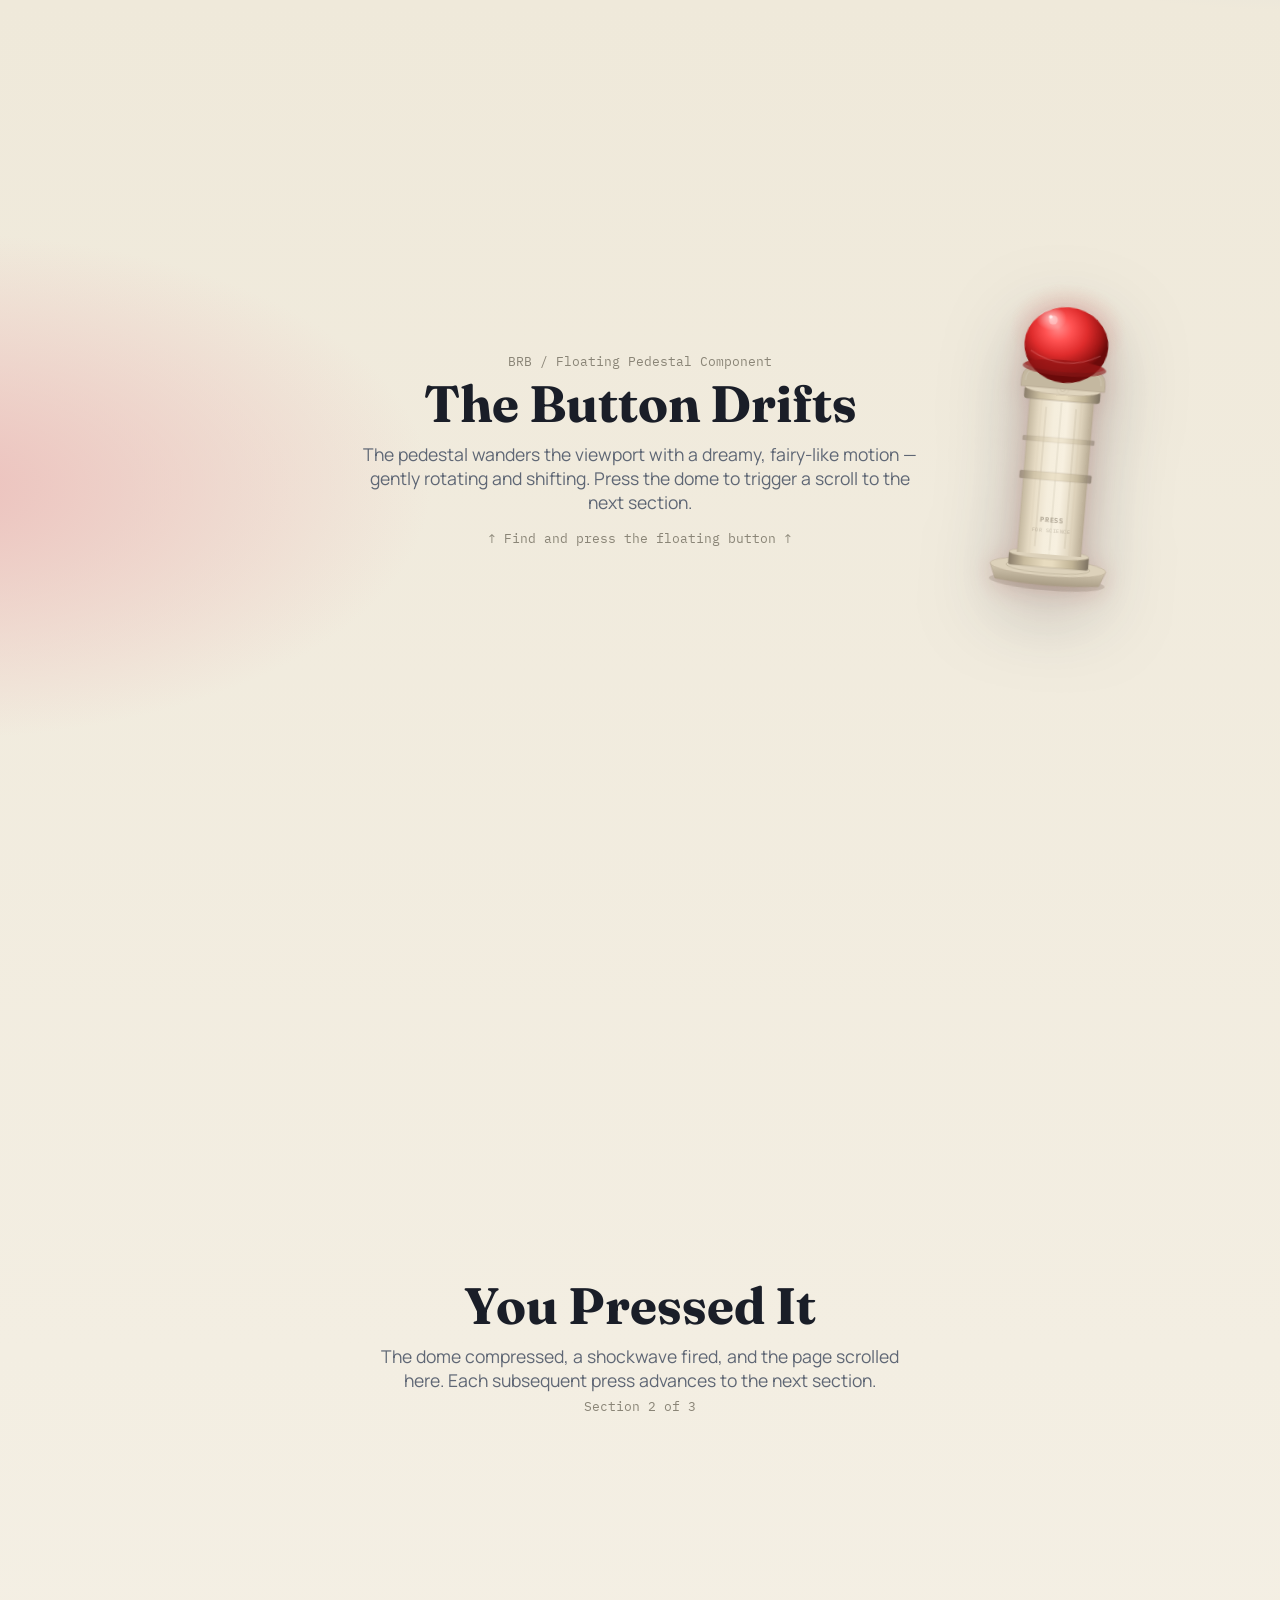
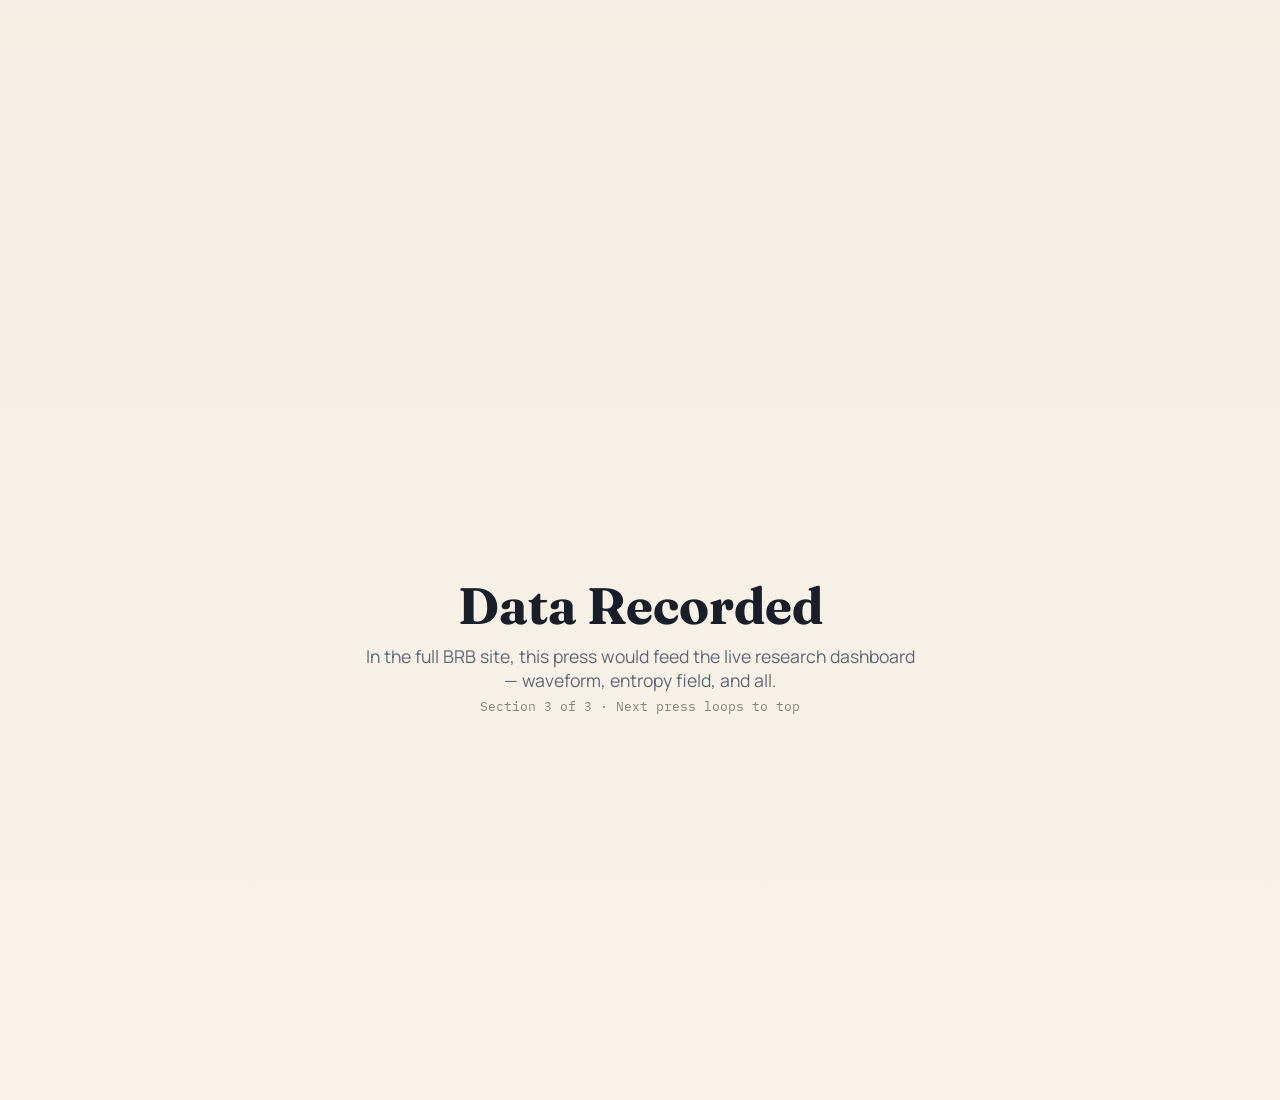
<file: pedestal/button-pedestal.html>
<!doctype html>
<html lang="en">
<head>
  <meta charset="utf-8">
  <meta name="viewport" content="width=device-width, initial-scale=1">
  <title>BRB – Floating Button Pedestal</title>
  <link rel="preconnect" href="https://fonts.googleapis.com">
  <link rel="preconnect" href="https://fonts.gstatic.com" crossorigin>
  <link href="https://fonts.googleapis.com/css2?family=Fraunces:opsz,wght@9..144,400;9..144,700;9..144,800&family=IBM+Plex+Mono:wght@400;600&family=Manrope:wght@400;700;800&display=swap" rel="stylesheet">
  <style>
    :root {
      --ink: #1a1e28;
      --red: #df2c2c;
      --red-hot: #ff4444;
    }
    *, *::before, *::after { box-sizing: border-box; }
    html { scroll-behavior: smooth; }
    body {
      margin: 0; padding: 0;
      font-family: "Manrope", sans-serif;
      color: var(--ink);
      background:
        radial-gradient(1200px 560px at 104% -12%, #b8c8de 0%, transparent 60%),
        radial-gradient(900px 460px at -5% 18%, #ecc0bc 0%, transparent 55%),
        linear-gradient(180deg, #efe9da 0%, #f7f3ea 100%);
      overflow-x: hidden;
    }

    /* ── FLOATING BUTTON WRAPPER ── */
    .pedestal-float {
      position: fixed;
      z-index: 50;
      pointer-events: none;
      /* JS controls top/left via transform */
      width: 140px;
      height: 320px;
      filter: drop-shadow(0 20px 40px rgba(22,28,38,0.25))
              drop-shadow(0 4px 12px rgba(143,23,23,0.2));
      transition: filter 300ms ease;
    }

    .pedestal-float.pressed-glow {
      filter: drop-shadow(0 20px 40px rgba(22,28,38,0.25))
              drop-shadow(0 0 40px rgba(223,44,44,0.45))
              drop-shadow(0 4px 12px rgba(143,23,23,0.3));
    }

    .pedestal-float svg {
      width: 100%;
      height: 100%;
      pointer-events: auto;
      cursor: pointer;
    }

    /* The dome group gets animated on press */
    .dome-group {
      transition: transform 100ms cubic-bezier(0.34, 1.56, 0.64, 1);
      transform-origin: 70px 68px; /* center of dome */
    }

    .dome-group.pushed {
      transform: translateY(10px) scaleY(0.82);
    }

    /* Shockwave ring after press */
    .shockwave {
      position: fixed;
      pointer-events: none;
      z-index: 49;
      border-radius: 50%;
      border: 3px solid var(--red);
      opacity: 0;
      width: 40px; height: 40px;
    }

    .shockwave.go {
      animation: shockExpand 900ms cubic-bezier(0.22, 1, 0.36, 1) forwards;
    }

    @keyframes shockExpand {
      0% { transform: translate(-50%, -50%) scale(0.3); opacity: 0.7; }
      100% { transform: translate(-50%, -50%) scale(12); opacity: 0; }
    }

    /* ── Sparkle particles (CSS) ── */
    .sparkle {
      position: fixed;
      pointer-events: none;
      z-index: 48;
      width: 6px; height: 6px;
      border-radius: 50%;
      background: var(--red-hot);
    }

    .sparkle.go {
      animation: sparkleFly 700ms ease-out forwards;
    }

    @keyframes sparkleFly {
      0% { transform: translate(0, 0) scale(1); opacity: 1; }
      100% { transform: translate(var(--sx), var(--sy)) scale(0); opacity: 0; }
    }

    /* ── Scroll arrow hint ── */
    .scroll-hint {
      position: fixed;
      z-index: 51;
      pointer-events: none;
      opacity: 0;
      transition: opacity 200ms ease;
      color: var(--red);
      font-family: "Fraunces", Georgia, serif;
      font-size: 0.85rem;
      text-align: center;
      line-height: 1.2;
    }

    .scroll-hint.show {
      opacity: 1;
      animation: hintBob 600ms ease-in-out 2;
    }

    @keyframes hintBob {
      0%, 100% { transform: translateY(0); }
      50% { transform: translateY(6px); }
    }

    .scroll-hint svg {
      display: block;
      margin: 0.2rem auto 0;
      width: 20px; height: 20px;
    }

    /* ── DEMO SECTIONS (for testing scroll) ── */
    .demo-section {
      min-height: 100vh;
      display: flex;
      align-items: center;
      justify-content: center;
      padding: 2rem;
    }

    .demo-section:nth-child(1) {
      background: transparent;
    }

    .demo-section:nth-child(2) {
      background: rgba(0,0,0,0.03);
    }

    .demo-section:nth-child(3) {
      background: rgba(0,0,0,0.06);
    }

    .demo-card {
      max-width: 560px;
      text-align: center;
    }

    .demo-card h2 {
      font-family: "Fraunces", Georgia, serif;
      font-size: clamp(2rem, 4vw, 3.2rem);
      margin: 0 0 0.6rem;
      line-height: 1.1;
    }

    .demo-card p {
      font-size: 1.1rem;
      color: #5f6775;
      margin: 0.4rem 0;
    }

    .demo-card .mono {
      font-family: "IBM Plex Mono", monospace;
      font-size: 0.82rem;
      color: #8a8577;
    }

    #scrollTarget {
      scroll-margin-top: 40px;
    }
  </style>
</head>
<body>

  <!-- Shockwave element reused -->
  <div class="shockwave" id="shockwave"></div>
  <!-- Scroll hint -->
  <div class="scroll-hint" id="scrollHint">
    <span>scrolling…</span>
    <svg viewBox="0 0 20 20" fill="none" stroke="currentColor" stroke-width="2.5" stroke-linecap="round" stroke-linejoin="round">
      <path d="M10 4 L10 16 M5 11 L10 16 L15 11"/>
    </svg>
  </div>

  <!-- ════════════════════════════════════════════
       THE FLOATING SVG BUTTON + PEDESTAL
       ════════════════════════════════════════════ -->
  <div class="pedestal-float" id="pedestalFloat">
    <svg viewBox="0 0 140 320" xmlns="http://www.w3.org/2000/svg">
      <defs>
        <!-- Button dome gradient -->
        <radialGradient id="domeGrad" cx="42%" cy="32%" r="58%" fx="38%" fy="28%">
          <stop offset="0%" stop-color="#ff8a8a"/>
          <stop offset="28%" stop-color="#ff5252"/>
          <stop offset="58%" stop-color="#df2c2c"/>
          <stop offset="85%" stop-color="#a01515"/>
          <stop offset="100%" stop-color="#6b0a0a"/>
        </radialGradient>

        <!-- Dome specular highlight -->
        <radialGradient id="domeHighlight" cx="38%" cy="25%" r="35%">
          <stop offset="0%" stop-color="rgba(255,255,255,0.7)"/>
          <stop offset="100%" stop-color="rgba(255,255,255,0)"/>
        </radialGradient>

        <!-- Pedestal body gradient -->
        <linearGradient id="pedestalGrad" x1="0" y1="0" x2="1" y2="0">
          <stop offset="0%" stop-color="#c4b8a0"/>
          <stop offset="18%" stop-color="#e8ddc6"/>
          <stop offset="40%" stop-color="#f5eedd"/>
          <stop offset="60%" stop-color="#f7f0e0"/>
          <stop offset="82%" stop-color="#e0d5be"/>
          <stop offset="100%" stop-color="#b8ab94"/>
        </linearGradient>

        <!-- Pedestal metallic ring -->
        <linearGradient id="ringGrad" x1="0" y1="0" x2="1" y2="0">
          <stop offset="0%" stop-color="#8a7d6a"/>
          <stop offset="20%" stop-color="#c9bc9f"/>
          <stop offset="45%" stop-color="#e8dcc0"/>
          <stop offset="55%" stop-color="#e8dcc0"/>
          <stop offset="80%" stop-color="#c0b395"/>
          <stop offset="100%" stop-color="#7d7262"/>
        </linearGradient>

        <!-- Base gradient -->
        <linearGradient id="baseGrad" x1="0" y1="0" x2="0" y2="1">
          <stop offset="0%" stop-color="#d4c9b2"/>
          <stop offset="100%" stop-color="#a89b84"/>
        </linearGradient>

        <!-- Shadow beneath dome -->
        <radialGradient id="domeShadow" cx="50%" cy="50%" r="50%">
          <stop offset="0%" stop-color="rgba(80,20,20,0.35)"/>
          <stop offset="100%" stop-color="rgba(80,20,20,0)"/>
        </radialGradient>

        <!-- Ambient glow behind dome -->
        <radialGradient id="ambientGlow" cx="50%" cy="50%" r="50%">
          <stop offset="0%" stop-color="rgba(223,44,44,0.18)"/>
          <stop offset="100%" stop-color="rgba(223,44,44,0)"/>
        </radialGradient>

        <!-- Art deco pattern for pedestal shaft -->
        <pattern id="decoLines" x="0" y="0" width="140" height="16" patternUnits="userSpaceOnUse">
          <line x1="50" y1="0" x2="50" y2="16" stroke="rgba(160,140,110,0.2)" stroke-width="0.5"/>
          <line x1="70" y1="0" x2="70" y2="16" stroke="rgba(160,140,110,0.15)" stroke-width="0.5"/>
          <line x1="90" y1="0" x2="90" y2="16" stroke="rgba(160,140,110,0.2)" stroke-width="0.5"/>
        </pattern>

        <!-- Clip for dome press animation -->
        <clipPath id="domeClip">
          <rect x="0" y="0" width="140" height="320"/>
        </clipPath>
      </defs>

      <!-- ─── AMBIENT GLOW ─── -->
      <ellipse cx="70" cy="55" rx="55" ry="45" fill="url(#ambientGlow)" opacity="0.7">
        <animate attributeName="rx" values="55;60;55" dur="3s" repeatCount="indefinite"/>
        <animate attributeName="opacity" values="0.7;1;0.7" dur="3s" repeatCount="indefinite"/>
      </ellipse>

      <!-- ─── PEDESTAL BASE (wide, heavy bottom) ─── -->
      <!-- Floor shadow -->
      <ellipse cx="70" cy="310" rx="58" ry="8" fill="rgba(60,40,20,0.15)"/>

      <!-- Base slab -->
      <path d="M12,295 L128,295 L122,310 Q70,316 18,310 Z" fill="url(#baseGrad)" stroke="#a89b84" stroke-width="0.5"/>
      <!-- Base top face -->
      <ellipse cx="70" cy="295" rx="58" ry="9" fill="#ddd2bb" stroke="#b8ab94" stroke-width="0.5"/>
      <!-- Base deco inlay -->
      <ellipse cx="70" cy="295" rx="42" ry="6" fill="none" stroke="rgba(143,130,105,0.35)" stroke-width="0.8"/>

      <!-- ─── LOWER RING ─── -->
      <rect x="30" y="282" width="80" height="13" rx="2" fill="url(#ringGrad)" stroke="#9e9280" stroke-width="0.4"/>
      <ellipse cx="70" cy="282" rx="40" ry="5" fill="#ddd2bb" stroke="#b8ab94" stroke-width="0.4"/>

      <!-- ─── PEDESTAL SHAFT ─── -->
      <!-- Main shaft -->
      <path d="M38,282 L38,130 Q38,125 43,122 L97,122 Q102,125 102,130 L102,282" fill="url(#pedestalGrad)" stroke="#b8ab94" stroke-width="0.5"/>
      <!-- Deco lines overlay -->
      <path d="M38,282 L38,130 Q38,125 43,122 L97,122 Q102,125 102,130 L102,282" fill="url(#decoLines)"/>

      <!-- Fluted channels -->
      <line x1="55" y1="135" x2="55" y2="275" stroke="rgba(140,125,100,0.18)" stroke-width="1.2"/>
      <line x1="70" y1="130" x2="70" y2="278" stroke="rgba(140,125,100,0.12)" stroke-width="1"/>
      <line x1="85" y1="135" x2="85" y2="275" stroke="rgba(140,125,100,0.18)" stroke-width="1.2"/>

      <!-- Mid shaft deco band -->
      <rect x="34" y="200" width="72" height="8" rx="1.5" fill="url(#ringGrad)" stroke="#9e9280" stroke-width="0.3" opacity="0.7"/>
      <rect x="34" y="165" width="72" height="5" rx="1" fill="url(#ringGrad)" stroke="#9e9280" stroke-width="0.3" opacity="0.5"/>

      <!-- ─── UPPER RING / CAPITAL ─── -->
      <rect x="32" y="116" width="76" height="12" rx="3" fill="url(#ringGrad)" stroke="#9e9280" stroke-width="0.5"/>
      <!-- Capital top face -->
      <ellipse cx="70" cy="116" rx="38" ry="6" fill="#e0d5be" stroke="#b8ab94" stroke-width="0.5"/>
      <!-- Deco rosette -->
      <circle cx="70" cy="116" r="2.5" fill="none" stroke="rgba(143,130,105,0.3)" stroke-width="0.6"/>
      <circle cx="70" cy="116" r="6" fill="none" stroke="rgba(143,130,105,0.2)" stroke-width="0.4"/>

      <!-- ─── BUTTON HOUSING (cradle for dome) ─── -->
      <path d="M28,110 Q28,100 36,96 L104,96 Q112,100 112,110 L112,116 L28,116 Z" fill="#c4b8a0" stroke="#a89b84" stroke-width="0.5"/>
      <!-- Housing rim highlight -->
      <path d="M32,110 Q32,102 38,99 L102,99 Q108,102 108,110" fill="none" stroke="rgba(255,255,255,0.2)" stroke-width="0.8"/>

      <!-- ─── DOME SHADOW (sits on housing) ─── -->
      <ellipse cx="70" cy="98" rx="36" ry="6" fill="url(#domeShadow)"/>

      <!-- ═══ DOME GROUP (this gets pushed on press) ═══ -->
      <g class="dome-group" id="domeGroup" clip-path="url(#domeClip)">
        <!-- Dome body -->
        <ellipse cx="70" cy="72" rx="42" ry="38" fill="url(#domeGrad)"/>

        <!-- Dome rim / equator ring -->
        <ellipse cx="70" cy="95" rx="42" ry="8" fill="#8b1818" opacity="0.6"/>
        <ellipse cx="70" cy="93" rx="40" ry="6" fill="#a01515" opacity="0.4"/>

        <!-- Specular highlight -->
        <ellipse cx="58" cy="55" rx="22" ry="18" fill="url(#domeHighlight)" opacity="0.85"/>

        <!-- Secondary rim light -->
        <path d="M35,80 Q70,100 105,80" fill="none" stroke="rgba(255,180,180,0.25)" stroke-width="1.2"/>

        <!-- Top gleam dot -->
        <circle cx="55" cy="48" r="4" fill="rgba(255,255,255,0.5)">
          <animate attributeName="r" values="4;5;4" dur="2.5s" repeatCount="indefinite"/>
          <animate attributeName="opacity" values="0.5;0.7;0.5" dur="2.5s" repeatCount="indefinite"/>
        </circle>
        <circle cx="52" cy="45" r="1.8" fill="rgba(255,255,255,0.7)"/>
      </g>

      <!-- ─── TEXT LABEL ─── -->
      <text x="70" y="250" text-anchor="middle" font-family="'IBM Plex Mono', monospace" font-size="6.5" fill="rgba(100,88,70,0.5)" letter-spacing="0.15em" font-weight="600">PRESS</text>
      <text x="70" y="260" text-anchor="middle" font-family="'IBM Plex Mono', monospace" font-size="5" fill="rgba(100,88,70,0.35)" letter-spacing="0.1em">FOR SCIENCE</text>

    </svg>
  </div>

  <!-- ═══ DEMO PAGE SECTIONS ═══ -->
  <section class="demo-section">
    <div class="demo-card">
      <p class="mono">BRB / Floating Pedestal Component</p>
      <h2>The Button Drifts</h2>
      <p>The pedestal wanders the viewport with a dreamy, fairy-like motion — gently rotating and shifting. Press the dome to trigger a scroll to the next section.</p>
      <p class="mono" style="margin-top:1rem;">↑ Find and press the floating button ↑</p>
    </div>
  </section>

  <section class="demo-section" id="scrollTarget">
    <div class="demo-card">
      <h2>You Pressed It</h2>
      <p>The dome compressed, a shockwave fired, and the page scrolled here. Each subsequent press advances to the next section.</p>
      <p class="mono">Section 2 of 3</p>
    </div>
  </section>

  <section class="demo-section" id="scrollTarget2">
    <div class="demo-card">
      <h2>Data Recorded</h2>
      <p>In the full BRB site, this press would feed the live research dashboard — waveform, entropy field, and all.</p>
      <p class="mono">Section 3 of 3 · Next press loops to top</p>
    </div>
  </section>

  <script>
  (function () {
    // ── ELEMENTS ──
    var pedestal = document.getElementById("pedestalFloat");
    var dome = document.getElementById("domeGroup");
    var shockwave = document.getElementById("shockwave");
    var scrollHint = document.getElementById("scrollHint");

    // ── SCROLL TARGETS ──
    // Configure these to match your actual page sections
    var scrollTargets = [
      document.getElementById("scrollTarget"),
      document.getElementById("scrollTarget2"),
      document.body  // loops back to top
    ];
    var scrollIdx = 0;

    // ── FLOATING MOTION STATE ──
    var floatState = {
      // Position (percentage of viewport)
      baseX: 78,   // right side of screen (%)
      baseY: 30,   // upper third (%)
      x: 0,
      y: 0,
      rotation: 0,

      // Drift parameters (fairy-like wandering)
      driftPhase1: Math.random() * Math.PI * 2,
      driftPhase2: Math.random() * Math.PI * 2,
      driftPhase3: Math.random() * Math.PI * 2,
      driftPhase4: Math.random() * Math.PI * 2,

      // Occasional "teleport drift" — larger position shifts
      shiftTimer: 0,
      shiftTargetX: 0,
      shiftTargetY: 0,
      shiftCurrentX: 0,
      shiftCurrentY: 0,
      nextShift: 3000 + Math.random() * 5000
    };

    var time = 0;
    var isPressed = false;

    // ── FLOAT ANIMATION LOOP ──
    function animateFloat() {
      time += 16; // ~60fps
      var s = floatState;

      // Increment phases at different rates (incommensurate for organic feel)
      s.driftPhase1 += 0.008;
      s.driftPhase2 += 0.011;
      s.driftPhase3 += 0.006;
      s.driftPhase4 += 0.0035;

      // Small continuous drift (fairy bob)
      var driftX = Math.sin(s.driftPhase1) * 18 + Math.sin(s.driftPhase2 * 0.7) * 10;
      var driftY = Math.cos(s.driftPhase3) * 14 + Math.sin(s.driftPhase4 * 1.3) * 8;

      // Rotation wobble
      s.rotation = Math.sin(s.driftPhase1 * 0.6) * 4 + Math.sin(s.driftPhase2 * 0.4) * 2.5;

      // Occasional larger shifts
      s.shiftTimer += 16;
      if (s.shiftTimer > s.nextShift) {
        s.shiftTimer = 0;
        s.nextShift = 4000 + Math.random() * 7000;
        // Pick new random offset (clamped to keep on screen)
        s.shiftTargetX = (Math.random() - 0.5) * 120;
        s.shiftTargetY = (Math.random() - 0.5) * 80;
      }

      // Ease towards shift target
      s.shiftCurrentX += (s.shiftTargetX - s.shiftCurrentX) * 0.008;
      s.shiftCurrentY += (s.shiftTargetY - s.shiftCurrentY) * 0.008;

      // Final position
      var vw = window.innerWidth;
      var vh = window.innerHeight;
      var px = (s.baseX / 100) * vw + driftX + s.shiftCurrentX;
      var py = (s.baseY / 100) * vh + driftY + s.shiftCurrentY;

      // Clamp to viewport
      px = Math.max(20, Math.min(vw - 160, px));
      py = Math.max(20, Math.min(vh - 340, py));

      pedestal.style.transform =
        "translate(" + px + "px, " + py + "px) rotate(" + s.rotation + "deg)";

      // Store for shockwave positioning
      s.x = px;
      s.y = py;

      requestAnimationFrame(animateFloat);
    }

    animateFloat();

    // ── SPARKLE BURST ──
    function spawnSparkles(cx, cy, count) {
      for (var i = 0; i < count; i++) {
        var el = document.createElement("div");
        el.className = "sparkle";
        var angle = (Math.PI * 2 / count) * i + (Math.random() - 0.5) * 0.5;
        var dist = 40 + Math.random() * 60;
        el.style.left = cx + "px";
        el.style.top = cy + "px";
        el.style.setProperty("--sx", Math.cos(angle) * dist + "px");
        el.style.setProperty("--sy", Math.sin(angle) * dist - 20 + "px");
        el.style.width = (3 + Math.random() * 5) + "px";
        el.style.height = el.style.width;
        el.style.background = ["#ff4444", "#ff7744", "#ffaa44", "#df2c2c"][Math.floor(Math.random() * 4)];
        document.body.appendChild(el);

        void el.offsetWidth;
        el.classList.add("go");

        (function (e) {
          setTimeout(function () { e.remove(); }, 800);
        })(el);
      }
    }

    // ── PRESS HANDLER ──
    pedestal.addEventListener("click", function (e) {
      if (isPressed) return;
      isPressed = true;

      // 1. Push dome down
      dome.classList.add("pushed");
      pedestal.classList.add("pressed-glow");

      // 2. Shockwave from dome center
      var domeWorldX = floatState.x + 70;
      var domeWorldY = floatState.y + 68;
      shockwave.style.left = domeWorldX + "px";
      shockwave.style.top = domeWorldY + "px";
      shockwave.classList.remove("go");
      void shockwave.offsetWidth;
      shockwave.classList.add("go");

      // 3. Sparkles
      spawnSparkles(domeWorldX, domeWorldY, 14);

      // 4. Scroll hint
      scrollHint.style.left = domeWorldX - 30 + "px";
      scrollHint.style.top = domeWorldY + 50 + "px";
      scrollHint.classList.add("show");

      // 5. Scroll to next section after brief delay
      setTimeout(function () {
        var target = scrollTargets[scrollIdx % scrollTargets.length];
        if (target === document.body) {
          window.scrollTo({ top: 0, behavior: "smooth" });
        } else {
          target.scrollIntoView({ behavior: "smooth", block: "start" });
        }
        scrollIdx++;
      }, 250);

      // 6. Release dome
      setTimeout(function () {
        dome.classList.remove("pushed");
        pedestal.classList.remove("pressed-glow");
        scrollHint.classList.remove("show");
        isPressed = false;
      }, 500);
    });

    // ── HOVER EFFECT: dome gentle scale ──
    var svgEl = pedestal.querySelector("svg");
    svgEl.addEventListener("mouseenter", function () {
      dome.style.transition = "transform 300ms cubic-bezier(0.34, 1.56, 0.64, 1)";
      if (!dome.classList.contains("pushed")) {
        dome.style.transform = "scale(1.04)";
      }
    });
    svgEl.addEventListener("mouseleave", function () {
      if (!dome.classList.contains("pushed")) {
        dome.style.transform = "";
      }
    });

  })();
  </script>
</body>
</html>
</file>
<file: visual-workover.css>
/* Base styles migrated from index.html to keep the live page on one stylesheet. */
:root {
  --paper: #f5f0e3;
  --ink: #1a1e28;
  --muted: #5f6775;
  --red: #df2c2c;
  --red-hot: #ff4444;
  --red-deep: #8f1717;
  --red-glow: rgba(223, 44, 44, 0.35);
  --steel: #8ea3bf;
  --line: #c9c1b0;
  --shadow: 0 18px 44px rgba(22, 28, 38, 0.18);
  --shadow-soft: 0 10px 24px rgba(23, 28, 37, 0.11);
  --shadow-red: 0 0 60px rgba(223, 44, 44, 0.15);
  --radius-lg: 20px;
  --radius-md: 14px;
  --radius-sm: 10px;
  --max: 1080px;
}
* { box-sizing: border-box; }
html, body { margin: 0; padding: 0; }
body {
  font-family: "Manrope", "Segoe UI", sans-serif;
  color: var(--ink);
  background:
    radial-gradient(1200px 560px at 104% -12%, #b8c8de 0%, transparent 60%),
    radial-gradient(900px 460px at -5% 18%, #ecc0bc 0%, transparent 55%),
    repeating-linear-gradient(0deg, rgba(255,255,255,0.12) 0 1px, rgba(255,255,255,0) 1px 28px),
    linear-gradient(180deg, #efe9da 0%, #f7f3ea 100%);
  line-height: 1.55;
  overflow-x: hidden;
}
#ambientCanvas {
  position: fixed; top: 0; left: 0;
  width: 100%; height: 100%;
  pointer-events: none; z-index: 0;
}
.shell {
  position: relative; z-index: 1;
  width: min(calc(100% - 2rem), var(--max));
  margin: 1rem auto 2.5rem;
}

/* HERO */
.hero {
  border: 1px solid var(--line);
  border-radius: var(--radius-lg);
  padding: clamp(1rem, 1.5vw + 0.6rem, 1.8rem);
  box-shadow: var(--shadow);
  background:
    linear-gradient(145deg, rgba(255,255,255,0.93), rgba(255,255,255,0.86)),
    repeating-linear-gradient(-45deg, rgba(124,146,169,0.11) 0 14px, rgba(124,146,169,0) 14px 28px);
  overflow: hidden; position: relative;
}
.hero::after {
  content: ""; position: absolute;
  width: 300px; height: 300px; border-radius: 50%;
  right: -110px; top: -130px;
  background: radial-gradient(circle, rgba(223,44,44,0.24) 0%, rgba(223,44,44,0) 70%);
  pointer-events: none;
}
.hero-top {
  display: grid; gap: 1rem;
  grid-template-columns: minmax(0, 1fr) clamp(360px, 48vw, 560px);
  align-items: start;
}
.hero-intro { min-width: 0; }
.eyebrow {
  display: inline-block;
  font-family: "IBM Plex Mono", monospace;
  font-size: 0.82rem; letter-spacing: 0.14em;
  text-transform: uppercase; background: #fff;
  border: 1px solid var(--line); border-radius: 999px;
  padding: 0.2rem 0.65rem; margin-bottom: 0.5rem;
}
h1, h2, h3 {
  margin: 0; font-family: "Fraunces", Georgia, serif;
  letter-spacing: -0.01em; line-height: 1.12;
}
h1 { font-size: clamp(1.8rem, 3.5vw, 3.2rem); max-width: 13ch; }
.subhead {
  margin: 0.4rem 0 0.6rem;
  font-size: clamp(0.95rem, 1vw + 0.8rem, 1.2rem);
  color: var(--muted); max-width: 46ch;
}
.hero-latour {
  margin: 0; border: 1px solid #bac2d2; border-radius: 12px;
  overflow: hidden; background: #f7f9ff;
  box-shadow: var(--shadow-soft); transform: rotate(1.4deg);
  transition: transform 500ms cubic-bezier(0.34, 1.56, 0.64, 1);
  width: 100%; max-width: 560px; justify-self: end;
}
.hero-latour:hover { transform: rotate(0deg) scale(1.02); }
.hero-latour img {
  display: block; width: 100%; height: auto;
  aspect-ratio: 9 / 12; object-fit: cover; object-position: 50% 18%;
}
.hero-latour figcaption {
  padding: 0.35rem 0.55rem; font-size: 0.72rem; color: #4c5768;
  border-top: 1px solid #c6cedd; background: #ecf1fa;
}
.hero-mission { margin-top: 0.45rem; max-width: 46ch; }
.hero-mission p { margin: 0.3rem 0; font-size: 0.95rem; }

/* COMBINED LAB PANEL */
.lab-panel {
  margin-top: 1rem;
  border: 1px solid rgba(60,50,40,0.25);
  border-radius: var(--radius-lg);
  background: linear-gradient(180deg, #1a1e28 0%, #12151c 100%);
  box-shadow: var(--shadow);
  padding: clamp(0.8rem, 1.2vw + 0.5rem, 1.3rem);
  overflow: hidden; position: relative;
  transition: box-shadow 400ms ease;
}
.lab-panel.pulse {
  box-shadow: var(--shadow), var(--shadow-red);
}
.lab-layout {
  display: grid;
  grid-template-columns: 250px 1fr;
  gap: 1rem;
  align-items: stretch;
}

/* Left column */
.press-column {
  background: rgba(255,255,255,0.03);
  border: 1px solid rgba(255,255,255,0.07);
  border-radius: var(--radius-md);
  padding: 1rem 0.8rem;
  display: flex; flex-direction: column;
  align-items: center; justify-content: center;
  gap: 0.5rem; position: relative; overflow: hidden;
}
.press-column::before {
  content: ""; position: absolute; inset: 0;
  border-radius: inherit; opacity: 0;
  background: radial-gradient(circle at 50% 45%, rgba(223,44,44,0.15) 0%, transparent 70%);
  transition: opacity 300ms ease; pointer-events: none;
}
.press-column.glow::before { opacity: 1; }
.press-column h2 {
  color: #d4d0c6; font-size: 1.1rem; text-align: center;
}
.counter-display { text-align: center; }
.counter-number {
  font-family: "IBM Plex Mono", monospace;
  font-size: 2.6rem; font-weight: 800;
  color: var(--red-hot); line-height: 1;
  display: inline-block;
  transition: transform 150ms cubic-bezier(0.34, 1.56, 0.64, 1);
}
.counter-number.bump { transform: scale(1.3); }
.counter-label {
  font-family: "IBM Plex Mono", monospace;
  font-size: 0.7rem; color: #6b7a8f; margin-top: 0.15rem;
}
.press-btn-wrap {
  position: relative; display: flex;
  justify-content: center; padding: 0.4rem 0;
}
.press-btn {
  position: relative; z-index: 2;
  font: 700 1.05rem/1 "Manrope", sans-serif;
  color: #fff; border: 0; border-radius: 999px;
  padding: 1rem 1.8rem;
  min-height: 56px;
  min-width: 200px;
  background: radial-gradient(circle at 35% 28%, #ff6868 0%, #df2c2c 55%, #7f1010 100%);
  box-shadow:
    inset 0 -7px 14px rgba(68,0,0,0.3),
    0 8px 16px rgba(129,23,23,0.38);
  cursor: pointer;
  transition: transform 120ms ease, box-shadow 300ms ease;
  -webkit-tap-highlight-color: transparent;
  touch-action: manipulation;
  user-select: none;
  -webkit-user-select: none;
  -webkit-touch-callout: none;
}
.press-btn:hover {
  transform: translateY(-2px) scale(1.03);
  box-shadow:
    inset 0 -7px 14px rgba(68,0,0,0.35),
    0 12px 24px rgba(129,23,23,0.46),
    0 0 30px rgba(223,44,44,0.25);
}
.press-btn:active, .press-btn.is-pressed {
  transform: translateY(3px) scale(0.96);
  box-shadow:
    inset 0 4px 9px rgba(56,0,0,0.45),
    0 4px 8px rgba(129,23,23,0.26),
    0 0 50px rgba(223,44,44,0.35);
}
.ripple-ring {
  position: absolute; top: 50%; left: 50%;
  width: 50px; height: 50px; margin: -25px 0 0 -25px;
  border-radius: 50%; border: 2px solid var(--red);
  opacity: 0; pointer-events: none; z-index: 1;
}
.ripple-ring.animate { animation: rippleOut 800ms ease-out forwards; }
@keyframes rippleOut {
  0% { transform: scale(0.5); opacity: 0.7; }
  100% { transform: scale(4); opacity: 0; }
}
.press-mini-stats {
  display: grid; grid-template-columns: 1fr 1fr;
  gap: 0.35rem; width: 100%;
}
.mini-stat {
  background: rgba(255,255,255,0.04);
  border: 1px solid rgba(255,255,255,0.06);
  border-radius: 8px; padding: 0.35rem; text-align: center;
}
.mini-stat-value {
  font-family: "IBM Plex Mono", monospace;
  font-size: 0.95rem; font-weight: 700;
  color: #e8e4da; line-height: 1;
}
.mini-stat-value.red { color: var(--red-hot); }
.mini-stat-label {
  font-size: 0.58rem; color: #5a6578;
  font-family: "IBM Plex Mono", monospace;
  text-transform: uppercase; letter-spacing: 0.04em;
  margin-top: 0.15rem;
}
.press-note {
  font-family: "IBM Plex Mono", monospace;
  font-size: 0.65rem; color: #4a5568; text-align: center;
}

/* Right: viz 2x2 */
.viz-column {
  display: grid;
  grid-template-columns: 1fr 1fr;
  grid-template-rows: 1fr 1fr;
  gap: 0.55rem;
}
.viz-card {
  background: rgba(255,255,255,0.03);
  border: 1px solid rgba(255,255,255,0.07);
  border-radius: var(--radius-sm);
  padding: 0.45rem 0.5rem;
  overflow: hidden; display: flex;
  flex-direction: column;
}
.viz-card h3 {
  color: #7a7568; font-size: 0.65rem;
  font-family: "IBM Plex Mono", monospace;
  font-weight: 600; text-transform: uppercase;
  letter-spacing: 0.06em; margin: 0 0 0.3rem;
  flex-shrink: 0;
}
.viz-card canvas {
  display: block; width: 100%;
  flex: 1; min-height: 0;
  border-radius: 4px;
}

/* Field deployment */
.field-section {
  position: relative;
  padding: 1.7rem 0 0;
}
.field-header {
  text-align: center;
  margin-bottom: 1.1rem;
}
.field-header h2 {
  font-size: clamp(1.6rem, 3vw, 2.6rem);
  line-height: 1.1;
}
.field-header p {
  color: var(--muted);
  margin: 0.45rem auto 0;
  font-size: 1rem;
  max-width: 50ch;
}
.scene-wrap {
  position: relative;
  border: 1px solid var(--line);
  border-radius: var(--radius-lg);
  overflow: hidden;
  background: #c8ddf0;
  box-shadow: var(--shadow);
  aspect-ratio: 960 / 500;
  max-height: 560px;
  isolation: isolate;
}
.scene-wrap svg.street-svg {
  display: block;
  width: 100%;
  height: 100%;
  position: relative;
  z-index: 1;
}
.scene-airships {
  position: absolute;
  inset: 0;
  overflow: hidden;
  pointer-events: none;
  z-index: 2;
}
.scene-airship {
  position: absolute;
  opacity: 0.98;
  filter: drop-shadow(0 14px 22px rgba(49, 60, 77, 0.22));
  transform: translate(-50%, -50%);
  transform-origin: center center;
  isolation: isolate;
  overflow: visible;
  will-change: left, top, width, height, transform;
}
.scene-airship--crimson {
  opacity: 1;
  z-index: 3;
  filter:
    drop-shadow(0 20px 28px rgba(72, 0, 0, 0.26))
    drop-shadow(0 0 36px rgba(223, 44, 44, 0.28));
}
.scene-airship--crimson::after {
  content: "";
  position: absolute;
  inset: -16% -10%;
  border-radius: 999px;
  background:
    radial-gradient(circle at 50% 50%, rgba(223, 44, 44, 0.46) 0%, rgba(223, 44, 44, 0.22) 28%, rgba(223, 44, 44, 0) 72%);
  filter: blur(18px);
  opacity: 0;
  pointer-events: none;
  transform: scale(0.94);
}
.scene-airship__beam {
  position: absolute;
  top: 77%;
  left: 58.5%;
  width: 19%;
  height: var(--beam-length, 0px);
  opacity: 0;
  pointer-events: none;
  transform: translateX(-50%);
  transform-origin: top center;
  clip-path: polygon(40% 0, 60% 0, 100% 100%, 0 100%);
  background: linear-gradient(to bottom, rgba(255, 150, 150, 0.62) 0%, rgba(223, 44, 44, 0.34) 54%, rgba(223, 44, 44, 0.06) 100%);
  filter: drop-shadow(0 0 20px rgba(223, 44, 44, 0.32));
  mix-blend-mode: screen;
  z-index: 0;
}
.scene-airship__beam::before {
  content: "";
  position: absolute;
  inset: 0;
  clip-path: polygon(46% 0, 54% 0, 78% 100%, 22% 100%);
  background: linear-gradient(to bottom, rgba(255, 236, 236, 0.88) 0%, rgba(255, 118, 118, 0.54) 56%, rgba(255, 118, 118, 0.08) 100%);
}
.scene-airship__beam::after {
  content: "";
  position: absolute;
  top: -16%;
  left: 50%;
  width: 165%;
  height: 18%;
  transform: translateX(-50%);
  border-radius: 999px;
  background: radial-gradient(circle, rgba(255, 178, 178, 0.92) 0%, rgba(223, 44, 44, 0.46) 54%, rgba(223, 44, 44, 0) 100%);
}
.scene-airship--crimson.is-beaming .scene-airship__beam {
  opacity: 1;
  animation: crimson-tractor-beam 220ms linear infinite alternate;
}
.scene-airship--crimson.is-blinking {
  animation: crimson-airship-blink 520ms linear 1;
}
.scene-airship--crimson.is-blinking::after {
  animation: crimson-airship-glow 520ms linear 1;
}
@keyframes crimson-airship-blink {
  0%, 100% {
    filter:
      drop-shadow(0 20px 28px rgba(72, 0, 0, 0.26))
      drop-shadow(0 0 36px rgba(223, 44, 44, 0.28));
  }
  18%, 52% {
    filter:
      brightness(1.12)
      saturate(1.22)
      drop-shadow(0 22px 30px rgba(72, 0, 0, 0.3))
      drop-shadow(0 0 64px rgba(223, 44, 44, 0.56))
      drop-shadow(0 0 18px rgba(255, 82, 82, 0.3));
  }
  30%, 68% {
    filter:
      brightness(1.2)
      drop-shadow(0 22px 30px rgba(72, 0, 0, 0.3))
      drop-shadow(0 0 78px rgba(223, 44, 44, 0.68))
      drop-shadow(0 0 24px rgba(255, 92, 92, 0.36));
  }
}
@keyframes crimson-airship-glow {
  0%, 100% {
    opacity: 0;
    transform: scale(0.94);
  }
  18%, 52% {
    opacity: 0.48;
    transform: scale(1.02);
  }
  30%, 68% {
    opacity: 0.82;
    transform: scale(1.08);
  }
}
@keyframes crimson-tractor-beam {
  from {
    filter:
      brightness(0.98)
      drop-shadow(0 0 18px rgba(223, 44, 44, 0.26));
  }
  to {
    filter:
      brightness(1.08)
      drop-shadow(0 0 24px rgba(223, 44, 44, 0.42))
      drop-shadow(0 0 12px rgba(255, 178, 178, 0.22));
  }
}
.scene-airship__model {
  width: 100%;
  height: 100%;
  display: block;
  background: transparent;
  pointer-events: none;
  position: relative;
  z-index: 1;
  object-fit: contain;
}
.scene-status {
  display: none;
  position: absolute;
  bottom: 0.8rem;
  left: 50%;
  transform: translateX(-50%);
  font-family: "IBM Plex Mono", monospace;
  font-size: 0.72rem;
  color: rgba(255,255,255,0.85);
  background: rgba(26,30,40,0.72);
  backdrop-filter: blur(8px);
  padding: 0.35rem 0.8rem;
  border-radius: 999px;
  white-space: nowrap;
  opacity: 0;
  transition: opacity 500ms ease;
  pointer-events: none;
  z-index: 4;
}
.scene-status.show { opacity: 1; }
.field-caption {
  text-align: center;
  margin-top: 0.8rem;
  font-family: "IBM Plex Mono", monospace;
  font-size: 0.78rem;
  color: #8a8577;
}
.mini-dashboard {
  margin-top: 0.8rem;
  border: 1px solid rgba(60,50,40,0.25);
  border-radius: var(--radius-md);
  background: linear-gradient(180deg, #1a1e28 0%, #12151c 100%);
  box-shadow: var(--shadow-soft);
  padding: 0.7rem;
  overflow: hidden;
  opacity: 0;
  transform: translateY(12px);
  transition: opacity 600ms ease, transform 600ms ease;
  pointer-events: none;
}
.mini-dashboard.visible {
  opacity: 1;
  transform: translateY(0);
  pointer-events: auto;
}
.mini-dash-header {
  display: flex;
  align-items: center;
  justify-content: space-between;
  gap: 0.8rem;
  margin-bottom: 0.5rem;
}
.mini-dash-header h3 {
  color: #c0bbb0;
  font-size: 0.78rem;
  font-family: "IBM Plex Mono", monospace;
  font-weight: 600;
  text-transform: uppercase;
  letter-spacing: 0.06em;
}
.mini-dash-stats {
  display: flex;
  gap: 0.5rem;
  flex-wrap: wrap;
  justify-content: flex-end;
}
.md-stat { text-align: center; }
.md-stat-val {
  font-family: "IBM Plex Mono", monospace;
  font-size: 0.85rem;
  font-weight: 700;
  color: #e8e4da;
  line-height: 1;
}
.md-stat-val.red { color: var(--red-hot); }
.md-stat-lbl {
  font-size: 0.52rem;
  color: #5a6578;
  font-family: "IBM Plex Mono", monospace;
  text-transform: uppercase;
  letter-spacing: 0.04em;
  margin-top: 0.1rem;
}
.mini-viz-row {
  display: grid;
  grid-template-columns: repeat(4, minmax(0, 1fr));
  gap: 0.45rem;
}
.mini-viz-card {
  background: rgba(255,255,255,0.03);
  border: 1px solid rgba(255,255,255,0.07);
  border-radius: 8px;
  padding: 0.35rem;
  overflow: hidden;
}
.mini-viz-card h4 {
  color: #6a6560;
  font-size: 0.55rem;
  font-family: "IBM Plex Mono", monospace;
  font-weight: 600;
  text-transform: uppercase;
  letter-spacing: 0.05em;
  margin: 0 0 0.2rem;
}
.mini-viz-card canvas {
  display: block;
  width: 100%;
  height: 60px;
  border-radius: 4px;
}

/* CONTENT */
.mono {
  font-family: "IBM Plex Mono", monospace;
  color: #3c4452; font-size: 0.88rem;
}
.stack { display: grid; gap: 1rem; margin-top: 1rem; }
.panel {
  border: 1px solid var(--line); border-radius: var(--radius-lg);
  background: linear-gradient(180deg, rgba(255,255,255,0.92) 0%, rgba(255,252,246,0.9) 100%);
  box-shadow: var(--shadow);
  padding: clamp(1rem, 1.5vw + 0.7rem, 1.5rem);
}
.panel h2 { font-size: clamp(1.45rem, 2.1vw, 2.2rem); margin-bottom: 0.72rem; }
.panel p { margin: 0.42rem 0; max-width: 72ch; }
.telemetry-lab-panel {
  display: grid;
  gap: 1rem;
}

.telemetry-lab-panel__head {
  display: grid;
  grid-template-columns: minmax(0, 1fr) auto;
  gap: 1rem;
  align-items: start;
}

.telemetry-lab-panel__copy {
  display: grid;
  gap: 0.38rem;
}

.telemetry-lab-panel__kicker {
  margin: 0;
}

.telemetry-lab-panel__lede {
  margin: 0;
  max-width: 74ch;
}

.telemetry-lab-panel__status,
.telemetry-lab-panel__note {
  margin: 0;
  font-family: "IBM Plex Mono", monospace;
  font-size: 0.76rem;
  color: #5a5460;
}

.telemetry-lab-panel__status {
  text-align: right;
}

.telemetry-lab-summary {
  display: grid;
  grid-template-columns: repeat(7, minmax(0, 1fr));
  gap: 0.68rem;
}

.telemetry-lab-summary__item {
  display: grid;
  gap: 0.24rem;
  padding: 0.72rem 0.78rem;
  border: 1px solid var(--line);
  background: #fffdf8;
}

.telemetry-lab-summary__value {
  font-family: "IBM Plex Sans Condensed", "IBM Plex Sans", sans-serif;
  font-size: 1.26rem;
  font-weight: 600;
  line-height: 1;
  color: var(--ink);
}

.telemetry-lab-summary__label {
  font-family: "IBM Plex Mono", monospace;
  font-size: 0.7rem;
  letter-spacing: 0.06em;
  text-transform: uppercase;
  color: #665f59;
}

.telemetry-lab-grid {
  display: grid;
  grid-template-columns: repeat(2, minmax(0, 1fr));
  gap: 0.8rem;
}

.telemetry-lab-card {
  display: grid;
  gap: 0.56rem;
  padding: 0.86rem;
  border: 1px solid var(--line);
  background: #fffdf8;
}

.telemetry-lab-card__head {
  display: grid;
  gap: 0.18rem;
}

.telemetry-lab-card__head h3 {
  margin: 0;
  font-size: 1rem;
  font-family: "IBM Plex Sans Condensed", "IBM Plex Sans", sans-serif;
}

.telemetry-lab-card__head p {
  margin: 0;
  font-family: "IBM Plex Mono", monospace;
  font-size: 0.7rem;
  color: #665f59;
  max-width: none;
}

.telemetry-lab-card canvas {
  display: block;
  width: 100%;
  height: 160px;
  border: 1px solid rgba(60, 55, 50, 0.12);
  background: linear-gradient(180deg, rgba(255, 255, 255, 0.84), rgba(247, 243, 235, 0.82));
}

.division-grid {
  display: grid; gap: 0.9rem;
  grid-template-columns: repeat(2, minmax(0, 1fr));
  margin-top: 0.75rem;
}
.division {
  border: 1px solid var(--line); border-radius: var(--radius-md);
  background: #fffdf8; padding: 0.95rem;
  display: grid; gap: 0.45rem;
  transition: transform 250ms ease, box-shadow 250ms ease;
}
.division:hover { transform: translateY(-2px); box-shadow: var(--shadow); }
.division h3 { font-size: 1.17rem; }
.division ul { margin: 0.2rem 0 0; padding-left: 1.1rem; display: grid; gap: 0.35rem; }
.methods-wrap {
  margin-top: 0.95rem; border: 1px solid var(--line);
  border-radius: var(--radius-md); background: #fff8ec;
  padding: 0.95rem; display: grid; gap: 0.7rem;
}
.methods-wrap h3 { font-size: 1.22rem; }
.methods-wrap p { margin: 0; }
.methods-grid {
  display: grid; gap: 0.7rem;
  grid-template-columns: repeat(2, minmax(0, 1fr));
}
.method {
  border: 1px solid var(--line); border-radius: var(--radius-sm);
  background: #fffdf8; padding: 0.8rem;
  transition: transform 200ms ease;
}
.method:hover { transform: translateY(-1px); }
.method h4 {
  margin: 0 0 0.45rem; font-family: "Fraunces", Georgia, serif;
  font-size: 1.02rem; line-height: 1.2;
}
.method ul { margin: 0; padding-left: 1.02rem; display: grid; gap: 0.3rem; }
.callout {
  border-left: 6px solid var(--red); background: #fff4f4;
  border-radius: 8px; padding: 0.7rem 0.85rem; margin-top: 0.8rem;
}
.footer {
  margin-top: 1.2rem; padding: 1rem;
  border: 1px solid var(--line); border-radius: var(--radius-md);
  background: #fbf6eb; font-size: 0.98rem;
  box-shadow: var(--shadow-soft);
}
.bemi-bar {
  display: flex;
  align-items: center;
  justify-content: center;
  gap: 1rem;
  margin-top: 0.6rem;
  font-family: "IBM Plex Mono", monospace;
  font-size: 0.75rem;
  color: #6a6560;
  opacity: 0;
  transition: opacity 600ms ease;
}
.bemi-bar.visible {
  opacity: 1;
}
.bemi-val {
  font-size: 1.1rem;
  font-weight: 700;
  color: var(--ink);
}
.study-demo-panel .eyebrow {
  margin-bottom: 0.7rem;
}
.video-feature {
  display: grid;
  grid-template-columns: minmax(0, 1.15fr) minmax(280px, 0.85fr);
  gap: 1rem;
  align-items: start;
}
.video-embed {
  position: relative;
  aspect-ratio: 16 / 9;
  border: 1px solid var(--line);
  border-radius: var(--radius-md);
  overflow: hidden;
  background: #0d1016;
  box-shadow: var(--shadow-soft);
}
.video-embed iframe {
  position: absolute;
  inset: 0;
  width: 100%;
  height: 100%;
  border: 0;
}
.video-copy {
  display: grid;
  gap: 0.75rem;
  align-content: start;
}
.video-copy h2 {
  margin-bottom: 0;
}
.video-copy p {
  margin: 0;
}
.video-points {
  margin: 0;
  padding-left: 1.1rem;
  display: grid;
  gap: 0.35rem;
}
.video-actions {
  display: flex;
  flex-wrap: wrap;
  gap: 0.6rem;
  margin-top: 0.1rem;
}
.video-link {
  display: inline-flex;
  align-items: center;
  justify-content: center;
  min-height: 44px;
  padding: 0.7rem 1rem;
  border-radius: 999px;
  border: 1px solid #b64a4a;
  background: linear-gradient(180deg, #fff4f4 0%, #ffe4e4 100%);
  color: var(--red-deep);
  text-decoration: none;
  font-weight: 800;
  box-shadow: var(--shadow-soft);
  transition: transform 180ms ease, box-shadow 180ms ease, background 180ms ease;
}
.video-link:hover {
  transform: translateY(-1px);
  box-shadow: var(--shadow);
  background: linear-gradient(180deg, #fff0f0 0%, #ffd9d9 100%);
}

@media (max-width: 1200px) {
  .telemetry-lab-summary {
    grid-template-columns: repeat(4, minmax(0, 1fr));
  }
}

@media (max-width: 820px) {
  .telemetry-lab-panel__head,
  .telemetry-lab-grid {
    grid-template-columns: 1fr;
  }

  .telemetry-lab-panel__status {
    text-align: left;
  }
}

@media (max-width: 700px) {
  .telemetry-lab-summary {
    grid-template-columns: repeat(2, minmax(0, 1fr));
  }

  .telemetry-lab-card canvas {
    height: 136px;
  }
}

/* ANIMATIONS */
.reveal {
  opacity: 0; transform: translateY(14px);
  animation: rise 700ms ease forwards;
}
.reveal:nth-child(2) { animation-delay: 120ms; }
.reveal:nth-child(3) { animation-delay: 210ms; }
.reveal:nth-child(4) { animation-delay: 290ms; }
.reveal:nth-child(5) { animation-delay: 360ms; }
.reveal:nth-child(6) { animation-delay: 430ms; }
@keyframes rise { to { opacity: 1; transform: translateY(0); } }

.screen-flash {
  position: fixed; inset: 0;
  background: radial-gradient(circle at 50% 50%, rgba(223,44,44,0.15) 0%, transparent 70%);
  pointer-events: none; z-index: 100; opacity: 0;
  transition: opacity 100ms ease;
}
.screen-flash.flash { opacity: 1; transition: opacity 0ms; }
.red-word {
  color: inherit;
  transition: color 160ms ease, text-shadow 220ms ease;
}
.red-word.is-pulsing {
  color: #ff4444;
  text-shadow:
    0 0 10px rgba(223,44,44,0.42),
    0 0 18px rgba(223,44,44,0.24);
}

/* Floating pedestal control */
.pedestal-float {
  position: fixed;
  z-index: 65;
  pointer-events: none;
  width: 140px;
  height: 320px;
  filter: drop-shadow(0 20px 40px rgba(22,28,38,0.25))
          drop-shadow(0 4px 12px rgba(143,23,23,0.2));
  transition: filter 300ms ease;
  will-change: transform, width, height, filter;
}
.pedestal-float.pressed-glow {
  filter: drop-shadow(0 20px 40px rgba(22,28,38,0.25))
          drop-shadow(0 0 40px rgba(223,44,44,0.45))
          drop-shadow(0 4px 12px rgba(143,23,23,0.3));
}
.pedestal-float.docked {
  position: absolute !important;
  z-index: 10;
  pointer-events: auto;
  filter: drop-shadow(0 3px 6px rgba(22,28,38,0.25))
          drop-shadow(0 1px 3px rgba(143,23,23,0.15));
}
.pedestal-float.undocking {
  transition:
    transform 1200ms cubic-bezier(0.34, 1.2, 0.64, 1),
    width 1200ms cubic-bezier(0.34, 1.2, 0.64, 1),
    height 1200ms cubic-bezier(0.34, 1.2, 0.64, 1),
    filter 800ms ease;
}
.pedestal-float svg {
  width: 100%;
  height: 100%;
  pointer-events: auto;
  cursor: grab;
  touch-action: manipulation;
  -webkit-tap-highlight-color: transparent;
  user-select: none;
  -webkit-user-select: none;
  -webkit-touch-callout: none;
}
.pedestal-float.dragging svg {
  cursor: grabbing;
}
.dome-group {
  transition: transform 86ms cubic-bezier(0.22, 1, 0.36, 1);
  transform-origin: 70px 84px;
}
.dome-group.pushed {
  transform: translateY(11px) scaleY(0.965);
  animation: domePress 86ms cubic-bezier(0.22, 1, 0.36, 1) forwards;
}
.dome-group.rebound {
  animation: domeRebound 150ms cubic-bezier(0.34, 1.3, 0.64, 1) forwards;
}
@keyframes domePress {
  0% { transform: translateY(0) scale(1); }
  72% { transform: translateY(13px) scaleY(0.955); }
  100% { transform: translateY(11px) scaleY(0.965); }
}
@keyframes domeRebound {
  0% { transform: translateY(11px) scaleY(0.965); }
  55% { transform: translateY(-1px) scaleY(1.01); }
  100% { transform: translateY(0) scale(1); }
}
.shockwave {
  position: fixed;
  pointer-events: none;
  z-index: 64;
  border-radius: 50%;
  border: 3px solid var(--red);
  opacity: 0;
  width: 40px;
  height: 40px;
}
.shockwave.go {
  animation: shockExpand 900ms cubic-bezier(0.22, 1, 0.36, 1) forwards;
}
@keyframes shockExpand {
  0% { transform: translate(-50%, -50%) scale(0.3); opacity: 0.7; }
  100% { transform: translate(-50%, -50%) scale(12); opacity: 0; }
}
.sparkle {
  position: fixed;
  pointer-events: none;
  z-index: 63;
  width: 6px;
  height: 6px;
  border-radius: 50%;
  background: var(--red-hot);
}
.sparkle.go {
  animation: sparkleFly 700ms ease-out forwards;
}
@keyframes sparkleFly {
  0% { transform: translate(0, 0) scale(1); opacity: 1; }
  100% { transform: translate(var(--sx), var(--sy)) scale(0); opacity: 0; }
}
@media (max-width: 980px) {
  .hero-top { grid-template-columns: minmax(0,1fr) clamp(280px,38vw,420px); }
  .lab-layout { grid-template-columns: 1fr; }
  .video-feature { grid-template-columns: 1fr; }
  .press-column {
    flex-direction: row; flex-wrap: wrap; justify-content: center;
    padding: 0.8rem;
  }
  .press-column h2 { width: 100%; }
  .counter-display { order: 1; }
  .press-btn-wrap { order: 2; }
  .press-mini-stats { order: 3; max-width: 300px; }
  .press-note { order: 4; width: 100%; }
  .division-grid, .methods-grid { grid-template-columns: 1fr; }
  .hero-latour { max-width: 420px; justify-self: end; transform: none; }
  .mini-viz-row { grid-template-columns: 1fr 1fr; }
  .pedestal-float {
    width: 118px;
    height: 270px;
  }
}
@media (hover: none) and (pointer: coarse) {
  .press-btn:hover {
    transform: none;
    box-shadow:
      inset 0 -7px 14px rgba(68,0,0,0.3),
      0 8px 16px rgba(129,23,23,0.38);
  }
}
@media (max-width: 650px) {
  .shell { width: min(calc(100% - 1rem), var(--max)); margin: 0.5rem auto 1.5rem; }
  .hero, .panel, .lab-panel, .scene-wrap, .mini-dashboard { border-radius: 14px; }
  .hero-top { grid-template-columns: 1fr; }
  .hero-latour { max-width: 100%; justify-self: stretch; }
  .viz-column { grid-template-columns: 1fr; }
  .mini-viz-row { grid-template-columns: 1fr 1fr; }
  .scene-wrap { aspect-ratio: 960 / 500; }
  .pedestal-float {
    width: 100px;
    height: 230px;
  }
}
@media (prefers-reduced-motion: reduce) {
  .pedestal-float {
    transition: none !important;
  }
}

body.visual-workover {
  --paper: #f4f0e6;
  --ink: #0b0b0b;
  --muted: #4e4a43;
  --red: #d61d23;
  --red-hot: #ff4242;
  --red-deep: #821116;
  --red-glow: rgba(214, 29, 35, 0.22);
  --steel: #99aec8;
  --line: #111111;
  --shadow: 10px 10px 0 rgba(17, 17, 17, 0.08);
  --shadow-soft: 6px 6px 0 rgba(17, 17, 17, 0.08);
  --shadow-red: 10px 10px 0 rgba(214, 29, 35, 0.12);
  --radius-lg: 2px;
  --radius-md: 2px;
  --radius-sm: 2px;
  --max: 1180px;
  position: relative;
  font-family: "IBM Plex Sans", "Segoe UI", sans-serif;
  background:
    linear-gradient(90deg, rgba(11, 11, 11, 0.055) 0 1px, transparent 1px 72px),
    linear-gradient(rgba(11, 11, 11, 0.045) 0 1px, transparent 1px 72px),
    linear-gradient(180deg, #f8f5ed 0%, #ece7dc 100%);
}

body.visual-workover::after {
  content: "";
  position: fixed;
  pointer-events: none;
  z-index: 0;
}

body.visual-workover::before {
  content: none;
  display: none;
}

body.visual-workover::after {
  right: 20px;
  bottom: 20px;
  width: min(18vw, 140px);
  height: min(18vw, 140px);
  border: 2px solid rgba(17, 17, 17, 0.14);
  background:
    linear-gradient(135deg, rgba(156, 181, 209, 0.24), rgba(156, 181, 209, 0)),
    linear-gradient(180deg, rgba(255, 255, 255, 0.55), rgba(255, 255, 255, 0));
}

body.visual-workover .shell {
  width: min(calc(100% - 2rem), var(--max));
  margin: 2.1rem auto 2.5rem;
}

body.visual-workover a {
  color: var(--red-deep);
  text-decoration-thickness: 2px;
  text-underline-offset: 0.18em;
}

body.visual-workover h1,
body.visual-workover h2,
body.visual-workover h3,
body.visual-workover h4 {
  font-family: "IBM Plex Sans Condensed", "Arial Narrow", sans-serif;
  text-transform: uppercase;
  letter-spacing: 0.03em;
}

body.visual-workover h1 {
  max-width: 11ch;
  font-size: clamp(2.35rem, 5vw, 4.6rem);
  line-height: 0.95;
}

body.visual-workover h2 {
  letter-spacing: 0.05em;
}

body.visual-workover p,
body.visual-workover li {
  color: var(--muted);
}

body.visual-workover strong {
  color: var(--ink);
}

body.visual-workover ul li::marker {
  color: var(--red);
}

body.visual-workover .eyebrow,
body.visual-workover .mono {
  font-family: "IBM Plex Mono", monospace;
  text-transform: uppercase;
  letter-spacing: 0.14em;
}

body.visual-workover .eyebrow {
  display: inline-flex;
  align-items: center;
  justify-self: start;
  width: fit-content;
  padding: 0.34rem 0.72rem;
  border: 2px solid var(--ink);
  border-radius: 0;
  background: var(--ink);
  color: var(--paper);
  box-shadow: 6px 6px 0 rgba(214, 29, 35, 0.88);
}

body.visual-workover .subhead {
  margin-top: 0.1rem;
  max-width: 34ch;
  font-family: "IBM Plex Mono", monospace;
  font-size: 0.76rem;
  letter-spacing: 0.16em;
  text-transform: uppercase;
  color: var(--red);
}

body.visual-workover .hero,
body.visual-workover .panel,
body.visual-workover .scene-wrap,
body.visual-workover .mini-dashboard,
body.visual-workover .footer {
  border: 2px solid var(--ink);
  box-shadow: var(--shadow);
}

body.visual-workover .hero,
body.visual-workover .panel,
body.visual-workover .footer {
  position: relative;
  overflow: hidden;
}

body.visual-workover .hero::before,
body.visual-workover .panel::before,
body.visual-workover .footer::before {
  content: none;
  display: none;
}

body.visual-workover .hero {
  padding: clamp(1.15rem, 1.4vw + 0.8rem, 2rem);
  background: linear-gradient(180deg, rgba(248, 245, 237, 0.98), rgba(240, 235, 225, 0.98));
}

body.visual-workover .hero::after {
  display: none;
}

body.visual-workover .hero-top {
  gap: 1.2rem;
  align-items: stretch;
}

body.visual-workover .hero-intro {
  display: grid;
  align-content: start;
  gap: 0.4rem;
}

body.visual-workover .hero-mission {
  margin-top: 0.2rem;
}

body.visual-workover .hero-mission p {
  font-size: 0.98rem;
  max-width: 60ch;
}

body.visual-workover .hero-latour {
  border: 2px solid var(--ink);
  border-radius: 0;
  background: #d8e2ed;
  box-shadow: var(--shadow-soft);
  transform: none;
}

body.visual-workover .hero-latour:hover {
  transform: translate(-4px, -4px);
}

body.visual-workover .hero-latour figcaption {
  padding: 0.42rem 0.62rem;
  border-top: 2px solid var(--red);
  background: var(--ink);
  color: var(--paper);
  font-family: "IBM Plex Mono", monospace;
  text-transform: uppercase;
  letter-spacing: 0.08em;
}

body.visual-workover .lab-panel {
  margin-top: 1.15rem;
  border: 2px solid var(--ink);
  box-shadow: var(--shadow-red);
  background:
    linear-gradient(180deg, #111111 0%, #070707 100%);
}

body.visual-workover .lab-panel::before {
  content: "";
  position: absolute;
  inset: 0 0 auto 0;
  height: 12px;
  background: linear-gradient(90deg, #d61d23 0 14%, #f4f0e6 14% 21%, transparent 21% 100%);
}

body.visual-workover .lab-layout {
  gap: 0.75rem;
}

body.visual-workover .press-column,
body.visual-workover .viz-card,
body.visual-workover .mini-stat,
body.visual-workover .mini-viz-card {
  border-radius: 0;
}

body.visual-workover .press-column {
  background:
    repeating-linear-gradient(0deg, rgba(244, 240, 230, 0.02) 0 28px, rgba(244, 240, 230, 0.08) 28px 29px),
    #0b0b0b;
  border: 1px solid rgba(244, 240, 230, 0.22);
}

body.visual-workover .press-column h2 {
  color: #f4f0e6;
  font-size: 1.55rem;
  letter-spacing: 0.08em;
}

body.visual-workover .counter-number {
  font-size: clamp(3rem, 5vw, 4.5rem);
  text-shadow: 4px 4px 0 rgba(255, 255, 255, 0.08);
}

body.visual-workover .counter-label,
body.visual-workover .mini-stat-label,
body.visual-workover .press-note,
body.visual-workover .md-stat-lbl {
  letter-spacing: 0.08em;
}

body.visual-workover .press-btn {
  min-width: 220px;
  padding: 1rem 1.6rem;
  border: 2px solid #f4f0e6;
  border-radius: 3px;
  background: linear-gradient(180deg, #ff4b4b 0%, #bc1118 100%);
  box-shadow: 6px 6px 0 rgba(244, 240, 230, 0.1);
  font-family: "IBM Plex Sans Condensed", "Arial Narrow", sans-serif;
  font-size: 1rem;
  letter-spacing: 0.08em;
  text-transform: uppercase;
}

body.visual-workover .press-btn:hover {
  transform: translate(-2px, -2px);
  box-shadow: 8px 8px 0 rgba(244, 240, 230, 0.12);
}

body.visual-workover .press-btn:active,
body.visual-workover .press-btn.is-pressed {
  transform: translate(2px, 2px);
  box-shadow: 2px 2px 0 rgba(244, 240, 230, 0.1);
}

body.visual-workover .mini-stat,
body.visual-workover .viz-card,
body.visual-workover .mini-viz-card {
  background: rgba(255, 255, 255, 0.04);
  border: 1px solid rgba(244, 240, 230, 0.16);
}

body.visual-workover .viz-card h3,
body.visual-workover .mini-viz-card h4,
body.visual-workover .mini-dash-header h3 {
  color: #f4f0e6;
  font-family: "IBM Plex Mono", monospace;
  letter-spacing: 0.12em;
}

body.visual-workover .viz-card canvas,
body.visual-workover .mini-viz-card canvas {
  border-radius: 0;
  background:
    linear-gradient(180deg, rgba(255, 255, 255, 0.04), rgba(255, 255, 255, 0)),
    repeating-linear-gradient(90deg, rgba(244, 240, 230, 0.06) 0 1px, transparent 1px 26px);
}

body.visual-workover .field-header {
  margin-bottom: 1rem;
  text-align: left;
}

body.visual-workover .field-header h2 {
  font-size: clamp(2rem, 4.5vw, 3.8rem);
  line-height: 0.98;
}

body.visual-workover .field-header p {
  margin-left: 0;
  max-width: 60ch;
}

body.visual-workover .scene-wrap {
  background: #d5dfe8;
}

body.visual-workover .street-svg {
  filter: saturate(0.82) contrast(1.03);
}

body.visual-workover .bemi-bar {
  justify-content: flex-start;
  gap: 0.7rem;
  margin-top: 0.8rem;
  color: var(--ink);
}

body.visual-workover .bemi-val {
  display: inline-block;
  min-width: 5ch;
  padding: 0.12rem 0.45rem;
  border: 1px solid var(--ink);
  background: #ffffff;
}

body.visual-workover .field-caption {
  margin-top: 0.55rem;
  text-align: left;
  color: var(--muted);
}

body.visual-workover .mini-dashboard {
  margin-top: 0.95rem;
  padding: 0.88rem 0.88rem 0.92rem;
  border-radius: 0;
  background:
    linear-gradient(180deg, #121212 0%, #050505 100%);
}

body.visual-workover .mini-dash-header {
  display: grid;
  grid-template-columns: minmax(180px, 240px) minmax(0, 1fr);
  gap: 0.72rem;
  align-items: end;
  margin-bottom: 0.7rem;
}

body.visual-workover .mini-dash-readout {
  display: grid;
  align-content: start;
  gap: 0.14rem;
}

body.visual-workover .mini-dash-header h3 {
  margin: 0;
  color: rgba(244, 240, 230, 0.74);
  font-size: 0.68rem;
}

body.visual-workover .mini-dash-count {
  color: var(--red-hot);
  font-family: "IBM Plex Sans Condensed", "Arial Narrow", sans-serif;
  font-size: clamp(3.1rem, 7vw, 5rem);
  font-weight: 700;
  line-height: 0.82;
  text-shadow: 4px 4px 0 rgba(255, 255, 255, 0.08);
}

body.visual-workover .mini-dash-count-label {
  color: #72809a;
  font-family: "IBM Plex Mono", monospace;
  font-size: 0.68rem;
  letter-spacing: 0.08em;
  text-transform: uppercase;
}

body.visual-workover .mini-dash-stats {
  display: grid;
  grid-template-columns: repeat(4, minmax(0, 1fr));
  gap: 0.5rem;
}

body.visual-workover .mini-dash-actions {
  margin: 0 0 0.64rem;
}

body.visual-workover .mini-dash-press-btn {
  width: 100%;
  min-width: 0;
  padding: 0.88rem 1rem;
  box-shadow: 4px 4px 0 rgba(244, 240, 230, 0.1);
}

body.visual-workover .md-stat {
  display: grid;
  align-content: start;
  gap: 0.14rem;
  min-height: 72px;
  padding: 0.62rem 0.66rem;
  text-align: left;
}

body.visual-workover .md-stat-val {
  font-size: clamp(1.2rem, 2vw, 1.58rem);
}

body.visual-workover .mini-viz-row {
  grid-template-columns: minmax(0, 1.45fr) minmax(220px, 0.85fr);
  gap: 0.55rem;
}

body.visual-workover .mini-viz-card {
  padding: 0.45rem 0.5rem;
}

body.visual-workover .mini-viz-card canvas {
  height: 74px;
}

body.visual-workover .mini-viz-card--wave canvas {
  height: 86px;
}

body.visual-workover .stack {
  gap: 1.2rem;
  margin-top: 1.2rem;
}

body.visual-workover .panel {
  padding-top: 1.55rem;
  background:
    linear-gradient(180deg, rgba(249, 246, 239, 0.98), rgba(241, 236, 227, 0.98));
}

body.visual-workover .panel h2 {
  margin-bottom: 0.6rem;
  font-size: clamp(1.7rem, 2.8vw, 2.8rem);
}

body.visual-workover .study-demo-panel .eyebrow {
  display: inline-flex;
  margin-bottom: 0.85rem;
}

body.visual-workover .video-feature {
  align-items: stretch;
}

body.visual-workover .video-embed {
  border: 2px solid var(--ink);
  border-radius: 0;
  box-shadow: var(--shadow-soft);
}

body.visual-workover .video-copy {
  padding: 1rem;
  border: 2px solid var(--ink);
  background: #fffdf8;
  box-shadow: var(--shadow-soft);
}

body.visual-workover .video-copy p,
body.visual-workover .video-copy li {
  color: var(--muted);
}

body.visual-workover .video-link {
  border: 2px solid var(--ink);
  border-radius: 0;
  background: var(--ink);
  color: var(--paper);
  box-shadow: 6px 6px 0 rgba(214, 29, 35, 0.82);
  font-family: "IBM Plex Sans Condensed", "Arial Narrow", sans-serif;
  text-transform: uppercase;
  letter-spacing: 0.08em;
}

body.visual-workover .video-link:hover {
  transform: translate(-2px, -2px);
  background: #202020;
  box-shadow: 8px 8px 0 rgba(214, 29, 35, 0.82);
}

body.visual-workover .division-grid {
  grid-template-columns: repeat(3, minmax(0, 1fr));
  gap: 0.75rem;
}

body.visual-workover .division {
  border: 2px solid var(--ink);
  border-radius: 0;
  background: #fffdf6;
  box-shadow: var(--shadow-soft);
}

body.visual-workover .division:nth-child(3n + 2) {
  background: #121212;
  border-color: #121212;
}

body.visual-workover .division:nth-child(3n + 2) h3,
body.visual-workover .division:nth-child(3n + 2) strong {
  color: #f8f5ed;
}

body.visual-workover .division:nth-child(3n + 2) p,
body.visual-workover .division:nth-child(3n + 2) li {
  color: rgba(248, 245, 237, 0.82);
}

body.visual-workover .division h3 {
  font-size: 1.28rem;
}

body.visual-workover .methods-wrap {
  border: 2px solid var(--ink);
  border-radius: 0;
  background:
    linear-gradient(180deg, #111111 0%, #171717 100%);
  box-shadow: var(--shadow-red);
}

body.visual-workover .methods-wrap h3,
body.visual-workover .methods-wrap strong {
  color: #f8f5ed;
}

body.visual-workover .methods-wrap p,
body.visual-workover .methods-wrap li {
  color: rgba(248, 245, 237, 0.82);
}

body.visual-workover .method {
  border: 2px solid var(--ink);
  border-radius: 0;
  background: #fffdf7;
  box-shadow: none;
}

body.visual-workover .method:hover {
  transform: translate(-2px, -2px);
}

body.visual-workover .method h4,
body.visual-workover .method strong {
  color: var(--ink);
}

body.visual-workover .method p,
body.visual-workover .method li {
  color: var(--muted);
}

body.visual-workover .callout {
  border-top: 6px solid var(--red);
  border-left: 0;
  border-radius: 0;
  background: #101010;
  color: #f8f5ed;
}

body.visual-workover .callout strong {
  color: #ffffff;
}

body.visual-workover .callout,
body.visual-workover .callout p {
  color: #f8f5ed;
}

body.visual-workover .footer {
  padding-top: 1.7rem;
  background:
    linear-gradient(180deg, #0b0b0b 0%, #111111 100%);
  box-shadow: var(--shadow-red);
}

body.visual-workover .footer p,
body.visual-workover .footer strong,
body.visual-workover .footer em,
body.visual-workover .footer a {
  color: #f8f5ed;
}

body.visual-workover .footer strong {
  font-family: "IBM Plex Sans Condensed", "Arial Narrow", sans-serif;
  text-transform: uppercase;
  letter-spacing: 0.06em;
}

body.visual-workover .footer em {
  font-style: normal;
  color: #cbd6e2;
}

@media (max-width: 1100px) {
  body.visual-workover .division-grid {
    grid-template-columns: repeat(2, minmax(0, 1fr));
  }
}

@media (max-width: 980px) {
  body.visual-workover .hero-top {
    grid-template-columns: 1fr;
  }

  body.visual-workover .field-header,
  body.visual-workover .field-caption {
    text-align: left;
  }
}

@media (max-width: 700px) {
  body.visual-workover .shell {
    width: min(calc(100% - 1rem), var(--max));
    margin-top: 1.45rem;
  }

  body.visual-workover::before {
    content: none;
    display: none;
  }

  body.visual-workover::after {
    display: none;
  }

  body.visual-workover .division-grid,
  body.visual-workover .methods-grid,
  body.visual-workover .mini-viz-row {
    grid-template-columns: 1fr;
  }

  body.visual-workover .video-copy {
    padding: 0.85rem;
  }

  body.visual-workover .eyebrow {
    box-shadow: 4px 4px 0 rgba(214, 29, 35, 0.88);
  }
}

/* Iteration two: tighter poster-system layout with simpler chrome */
body.visual-workover {
  --shadow: 4px 4px 0 rgba(17, 17, 17, 0.08);
  --shadow-soft: 2px 2px 0 rgba(17, 17, 17, 0.08);
  --shadow-red: 4px 4px 0 rgba(214, 29, 35, 0.14);
}

body.visual-workover .hero,
body.visual-workover .panel,
body.visual-workover .footer,
body.visual-workover .field-section,
body.visual-workover .scene-wrap,
body.visual-workover .mini-dashboard,
body.visual-workover .video-embed,
body.visual-workover .video-copy,
body.visual-workover .division {
  box-shadow: var(--shadow);
}

body.visual-workover .hero-latour:hover,
body.visual-workover .press-btn:hover,
body.visual-workover .press-btn:active,
body.visual-workover .press-btn.is-pressed,
body.visual-workover .video-link:hover,
body.visual-workover .method:hover,
body.visual-workover .division:hover {
  transform: none;
}

body.visual-workover .hero-latour:hover,
body.visual-workover .video-link:hover,
body.visual-workover .press-btn:hover,
body.visual-workover .press-btn:active,
body.visual-workover .press-btn.is-pressed {
  box-shadow: var(--shadow-soft);
}

body.visual-workover .eyebrow {
  padding: 0.22rem 0.55rem;
  border-color: var(--red);
  background: transparent;
  color: var(--ink);
  box-shadow: none;
}

body.visual-workover .hero {
  padding-top: 1.6rem;
}

body.visual-workover .hero-top {
  grid-template-columns: minmax(320px, 0.82fr) minmax(0, 1.18fr);
  gap: 0.95rem;
}

body.visual-workover .hero-intro {
  padding-right: 1rem;
  border-right: 1px solid rgba(17, 17, 17, 0.14);
}

body.visual-workover .hero-mission {
  padding-top: 0.9rem;
  border-top: 1px solid rgba(17, 17, 17, 0.14);
}

body.visual-workover .hero-latour img {
  border: 2px solid var(--ink);
}

body.visual-workover .lab-panel {
  box-shadow: var(--shadow-red);
}

body.visual-workover .lab-layout {
  grid-template-columns: 280px minmax(0, 1fr);
}

body.visual-workover .press-column {
  justify-content: flex-start;
  padding-top: 1.2rem;
}

body.visual-workover .press-mini-stats {
  gap: 0.45rem;
}

body.visual-workover .press-btn {
  min-width: 100%;
  box-shadow: var(--shadow-soft);
}

body.visual-workover .field-section {
  position: relative;
  border: 2px solid var(--ink);
  background:
    linear-gradient(180deg, rgba(246, 242, 234, 0.98), rgba(236, 231, 221, 0.98));
  margin-top: 1rem;
  padding: 1.55rem 1.2rem 1.2rem;
}

body.visual-workover .field-section::before {
  content: none;
  display: none;
}

body.visual-workover .field-header {
  display: grid;
  grid-template-columns: minmax(0, 1fr) minmax(280px, 32ch);
  gap: 1rem;
  align-items: end;
}

body.visual-workover .field-header h2 {
  margin: 0;
}

body.visual-workover .field-header p {
  margin: 0 0 0.1rem;
}

body.visual-workover .scene-wrap {
  margin-top: 1rem;
}

body.visual-workover .bemi-bar {
  padding-top: 0.7rem;
  border-top: 1px solid rgba(17, 17, 17, 0.14);
}

body.visual-workover .stack {
  display: grid;
  grid-template-columns: minmax(0, 1fr) minmax(0, 1fr);
  gap: 1rem;
  align-items: stretch;
}

body.visual-workover .stack > .panel {
  width: 100%;
  min-width: 0;
  box-sizing: border-box;
}

body.visual-workover .participate-panel,
body.visual-workover .publications-panel {
  min-height: 20rem;
  display: grid;
  grid-template-rows: auto 1fr;
}

body.visual-workover .participate-panel .panel-body,
body.visual-workover .publications-panel .panel-body {
  display: grid;
  grid-template-rows: auto 1fr auto;
  height: 100%;
  gap: 1.15rem;
}

body.visual-workover .participate-panel .panel-body p,
body.visual-workover .publications-panel .panel-body p {
  margin: 0;
  max-width: none;
}

body.visual-workover .participate-panel .panel-body p:last-child,
body.visual-workover .publications-panel .panel-body p:last-child {
  align-self: start;
}

@media (min-width: 1101px) {
  body.visual-workover .participate-panel h2,
  body.visual-workover .publications-panel h2 {
    display: flex;
    align-items: flex-end;
    height: 72px;
    min-height: 0;
    white-space: nowrap;
  }

  body.visual-workover .participate-panel h2::after,
  body.visual-workover .publications-panel h2::after {
    display: none;
  }
}

body.visual-workover .study-demo-panel,
body.visual-workover .theory-panel,
body.visual-workover .divisions-panel {
  grid-column: 1 / -1;
}

body.visual-workover .panel {
  display: grid;
  gap: 0.55rem;
  padding: 1.55rem 1.15rem 1.15rem;
}

body.visual-workover .panel h2 {
  display: flex;
  align-items: flex-end;
  justify-content: space-between;
  gap: 0.6rem;
  padding-bottom: 0.38rem;
  border-bottom: 1px solid rgba(17, 17, 17, 0.14);
}

body.visual-workover .panel h2::after {
  content: "";
  flex: 0 0 64px;
  height: 10px;
  background: linear-gradient(90deg, var(--red) 0 62%, var(--steel) 62% 100%);
}

body.visual-workover .video-feature {
  grid-template-columns: minmax(0, 1.25fr) minmax(300px, 0.75fr);
  gap: 0.8rem;
}

body.visual-workover .video-copy {
  gap: 0.8rem;
}

body.visual-workover .video-actions {
  margin-top: auto;
}

body.visual-workover .video-link {
  box-shadow: var(--shadow-red);
}

body.visual-workover .division,
body.visual-workover .method {
  position: relative;
  padding-top: 1.05rem;
}

body.visual-workover .division::before,
body.visual-workover .method::before {
  content: "";
  position: absolute;
  inset: 0 0 auto 0;
  height: 8px;
  background: linear-gradient(90deg, var(--red) 0 26%, transparent 26% 100%);
}

body.visual-workover .division:nth-child(3n + 2)::before {
  background: linear-gradient(90deg, #f4f0e6 0 26%, transparent 26% 100%);
}

body.visual-workover .methods-wrap {
  padding: 1.1rem;
}

body.visual-workover .callout {
  box-shadow: var(--shadow-red);
}

body.visual-workover .publications-panel {
  background:
    linear-gradient(180deg, #0c0c0c 0%, #131313 100%);
  box-shadow: var(--shadow-red);
}

body.visual-workover .publications-panel h2,
body.visual-workover .publications-panel strong {
  color: #f8f5ed;
}

body.visual-workover .publications-panel p {
  color: rgba(248, 245, 237, 0.82);
}

body.visual-workover .publications-panel h2::after {
  background: linear-gradient(90deg, #f4f0e6 0 62%, #d61d23 62% 100%);
}

body.visual-workover .footer {
  display: grid;
  grid-template-columns: minmax(0, 1.1fr) minmax(0, 0.75fr) minmax(0, 1fr);
  gap: 1rem;
}

body.visual-workover .footer p {
  margin: 0;
}

@media (max-width: 1100px) {
  body.visual-workover .field-header {
    grid-template-columns: 1fr;
  }

  body.visual-workover .stack {
    grid-template-columns: 1fr;
  }

  body.visual-workover .footer {
    grid-template-columns: 1fr;
  }
}

@media (max-width: 980px) {
  body.visual-workover .hero-top,
  body.visual-workover .lab-layout,
  body.visual-workover .video-feature {
    grid-template-columns: 1fr;
  }

  body.visual-workover .hero-intro {
    padding-right: 0;
    border-right: 0;
  }
}

@media (max-width: 700px) {
  body.visual-workover .panel h2::after {
    flex-basis: 34px;
    height: 6px;
  }

  body.visual-workover .field-section,
  body.visual-workover .panel,
  body.visual-workover .lab-panel {
    padding-left: 0.9rem;
    padding-right: 0.9rem;
  }
}

/* Iteration three: restore original runtime-driven interactions and trim decoration */
body.visual-workover #ambientCanvas,
body.visual-workover .screen-flash,
body.visual-workover .shockwave,
body.visual-workover .pedestal-float {
  display: block;
}

body.visual-workover #ambientCanvas {
  opacity: 0.52;
}

body.visual-workover .pedestal-float {
  filter: drop-shadow(0 14px 28px rgba(17, 17, 17, 0.22))
          drop-shadow(0 0 18px rgba(214, 29, 35, 0.12));
}

body.visual-workover .pedestal-float svg {
  cursor: pointer;
}

body.visual-workover .dome-group {
  transform-origin: 70px 88px;
}

body.visual-workover .pedestal-float.docked {
  filter: drop-shadow(0 2px 4px rgba(17, 17, 17, 0.24));
}

body.visual-workover .scroll-hint {
  color: var(--red);
  font-family: "IBM Plex Mono", monospace;
  font-size: 0.72rem;
  letter-spacing: 0.08em;
  text-transform: uppercase;
}

body.visual-workover .screen-flash {
  background: radial-gradient(circle at 50% 50%, rgba(214, 29, 35, 0.12) 0%, transparent 70%);
}

body.visual-workover .shockwave {
  border-color: rgba(214, 29, 35, 0.8);
}

body.visual-workover .bemi-bar {
  opacity: 0;
  transform: none;
  pointer-events: none;
}

body.visual-workover .bemi-bar.visible {
  opacity: 1;
  pointer-events: auto;
}

body.visual-workover .mini-dashboard {
  opacity: 0;
  transform: translateY(12px);
  pointer-events: none;
}

body.visual-workover .mini-dashboard.visible {
  opacity: 1;
  transform: translateY(0);
  pointer-events: auto;
}

body.visual-workover::after,
body.visual-workover .panel h2::after {
  display: none;
}

body.visual-workover .hero-top {
  gap: 0.8rem;
}

body.visual-workover .hero-intro {
  padding-right: 0.8rem;
}

body.visual-workover .field-header {
  gap: 0.75rem;
}

body.visual-workover .panel h2 {
  display: block;
}

body.visual-workover .division::before,
body.visual-workover .method::before {
  height: 5px;
}

body.visual-workover .publications-panel h2::after {
  display: none;
}

@media (max-width: 980px) {
  body.visual-workover .pedestal-float {
    filter: drop-shadow(0 10px 20px rgba(17, 17, 17, 0.2))
            drop-shadow(0 0 14px rgba(214, 29, 35, 0.1));
  }
}

/* Iteration four: colder systems framing with a clearer focal pull */
body.visual-workover {
  --paper: #f2eee4;
  --muted: #3f3c36;
  --steel: #a9b9ca;
  background:
    radial-gradient(520px 520px at 83% 15%, rgba(163, 183, 203, 0.22) 0 44%, rgba(163, 183, 203, 0) 45%),
    radial-gradient(180px 180px at 86% 18%, rgba(8, 10, 15, 0.08) 0 28%, rgba(8, 10, 15, 0) 29%),
    linear-gradient(90deg, rgba(8, 10, 15, 0.05) 0 1px, transparent 1px 84px),
    linear-gradient(180deg, #f6f2e8 0%, #ebe6da 100%);
}

body.visual-workover::before {
  content: none;
  display: none;
}

body.visual-workover .hero,
body.visual-workover .field-section,
body.visual-workover .panel,
body.visual-workover .footer {
  box-shadow: 8px 8px 0 rgba(5, 6, 8, 0.07);
}

body.visual-workover .hero {
  padding-top: 1.7rem;
  background:
    linear-gradient(180deg, rgba(247, 244, 235, 0.98), rgba(240, 235, 225, 0.98));
}

body.visual-workover h1 {
  max-width: 8.8ch;
  line-height: 0.91;
}

body.visual-workover .subhead {
  max-width: 26ch;
  color: #a3151a;
}

body.visual-workover .hero-top {
  grid-template-columns: minmax(320px, 0.76fr) minmax(0, 1.24fr);
  gap: 1.05rem;
}

body.visual-workover .hero-intro {
  padding-right: 1.05rem;
}

body.visual-workover .hero-mission {
  padding-top: 1rem;
  border-top: 1px solid rgba(5, 6, 8, 0.12);
}

body.visual-workover .hero-latour {
  position: relative;
  width: 100%;
  max-width: none;
  justify-self: stretch;
  align-self: start;
  padding: var(--comic-shell-gap);
  background: linear-gradient(180deg, rgba(218, 227, 237, 0.98), rgba(206, 217, 228, 0.98));
  isolation: isolate;
}

body.visual-workover .hero-latour::after {
  content: "";
  position: absolute;
  width: min(58%, 320px);
  aspect-ratio: 1;
  top: 4%;
  right: -10%;
  border-radius: 50%;
  border: 1px solid rgba(5, 6, 8, 0.18);
  box-shadow:
    0 0 0 26px rgba(248, 245, 237, 0.14),
    0 0 0 64px rgba(163, 183, 203, 0.16);
  z-index: 0;
}

body.visual-workover .hero-latour img {
  position: relative;
  z-index: 1;
  height: auto;
  aspect-ratio: auto;
  object-fit: contain;
  object-position: 50% 50%;
}

body.visual-workover .lab-panel {
  background: linear-gradient(180deg, #090a0d 0%, #050608 100%);
  box-shadow: 10px 10px 0 rgba(214, 29, 35, 0.08);
}

body.visual-workover .press-column {
  background:
    linear-gradient(180deg, rgba(255, 255, 255, 0.025), rgba(255, 255, 255, 0)),
    #06070a;
}

body.visual-workover .scene-wrap {
  background: linear-gradient(180deg, #cfdae5 0%, #c0cdde 100%);
}

body.visual-workover .scene-dock-halo {
  position: absolute;
  left: 0;
  top: 0;
  width: 84px;
  height: 84px;
  transform: translate(-50%, -50%) scale(0.92);
  border-radius: 50%;
  background:
    radial-gradient(
      circle at center,
      rgba(214, 29, 35, 0) 0 49%,
      rgba(214, 29, 35, 0.82) 49.8%,
      rgba(214, 29, 35, 0.64) 56%,
      rgba(214, 29, 35, 0.34) 67%,
      rgba(214, 29, 35, 0.15) 77%,
      rgba(214, 29, 35, 0.05) 86%,
      rgba(214, 29, 35, 0) 100%
    );
  opacity: 0;
  pointer-events: none;
  z-index: 2;
  transition: opacity 220ms ease, transform 260ms ease;
}

body.visual-workover .scene-dock-halo::after {
  content: "";
  position: absolute;
  inset: 0;
  border-radius: 50%;
  background:
    radial-gradient(
      circle at center,
      rgba(214, 29, 35, 0) 0 50%,
      rgba(214, 29, 35, 0.78) 50.8%,
      rgba(214, 29, 35, 0.3) 64%,
      rgba(214, 29, 35, 0) 100%
    );
  opacity: 0;
  transform: scale(0.82);
}

body.visual-workover .scene-dock-halo.active {
  opacity: 0.74;
  transform: translate(-50%, -50%) scale(1);
  animation: scene-dock-halo-idle 4.8s ease-in-out infinite;
}

body.visual-workover .scene-dock-halo.pulse::after {
  animation: scene-dock-halo-press 520ms cubic-bezier(0.16, 0.84, 0.28, 1);
}

body.visual-workover .panel {
  background: linear-gradient(180deg, rgba(255, 255, 255, 0.93), rgba(247, 243, 235, 0.95));
}

body.visual-workover .pedestal-float {
  overflow: visible;
  filter: drop-shadow(0 18px 28px rgba(5, 6, 8, 0.24));
}

body.visual-workover .pedestal-float::before {
  content: none;
  display: none;
}

body.visual-workover .pedestal-float__button {
  position: absolute;
  inset: 0;
  display: block;
  border: 0;
  padding: 0;
  background: transparent;
  pointer-events: auto;
  cursor: pointer;
  touch-action: manipulation;
  -webkit-tap-highlight-color: transparent;
}

body.visual-workover .pedestal-float__button::before {
  content: "";
  position: absolute;
  left: 50%;
  bottom: 8px;
  width: 62%;
  height: 13px;
  transform: translateX(-50%);
  border-radius: 50%;
  background: rgba(8, 16, 24, 0.2);
  filter: blur(2px);
  pointer-events: none;
}

body.visual-workover .pedestal-float__button:focus-visible {
  outline: 2px solid rgba(214, 29, 35, 0.68);
  outline-offset: 4px;
}

body.visual-workover .pedestal-float__stage {
  position: absolute;
  left: 50%;
  top: 14px;
  width: 148%;
  aspect-ratio: 420 / 475;
  transform: translateX(-50%);
  pointer-events: none;
}

body.visual-workover .pedestal-float__model {
  position: absolute;
  inset: 0;
  width: 100%;
  max-width: 100%;
  height: 100%;
  display: block;
  object-fit: contain;
  object-position: center top;
  pointer-events: none;
  user-select: none;
  -webkit-user-select: none;
  transition: filter 90ms ease;
}

body.visual-workover .pedestal-float__button.is-pressed .pedestal-float__model {
  filter: saturate(1.04) brightness(0.98);
}

body.visual-workover .scroll-hint {
  display: none !important;
}

@keyframes scene-dock-halo-idle {
  0%, 100% {
    transform: translate(-50%, -50%) scale(1);
    opacity: 0.68;
  }

  50% {
    transform: translate(-50%, -50%) scale(1.08);
    opacity: 0.84;
  }
}

@keyframes scene-dock-halo-press {
  0% {
    opacity: 0.84;
    transform: scale(0.74);
  }

  100% {
    opacity: 0;
    transform: scale(1.56);
  }
}

@media (max-width: 980px) {
  body.visual-workover {
    background:
      radial-gradient(380px 380px at 84% 14%, rgba(163, 183, 203, 0.18) 0 42%, rgba(163, 183, 203, 0) 43%),
      linear-gradient(180deg, #f6f2e8 0%, #ebe6da 100%);
  }

  body.visual-workover .hero-top {
    grid-template-columns: 1fr;
  }

  body.visual-workover .hero-intro {
    padding-right: 0;
    border-right: 0;
  }

  body.visual-workover .field-section {
    margin-top: 0.88rem;
  }

  body.visual-workover .mini-dash-header {
    display: grid;
    grid-template-columns: 1fr;
    gap: 0.55rem;
  }

  body.visual-workover .mini-dash-stats {
    grid-template-columns: repeat(4, minmax(0, 1fr));
    gap: 0.38rem;
  }
}

body.visual-workover .hero {
  padding-top: 1.6rem;
}

body.visual-workover .hero::before {
  content: "";
  display: block;
  position: absolute;
  top: 0;
  left: 0;
  width: clamp(13.5rem, 29vw, 20.5rem);
  height: 8px;
  background: linear-gradient(90deg, #050608 0 36%, #d61d23 36% 75%, #9cb5d1 75% 100%);
}

@media (prefers-reduced-motion: reduce) {
  body.visual-workover .scene-dock-halo.active,
  body.visual-workover .scene-dock-halo.pulse::after {
    animation: none;
  }
}

@media (max-width: 700px) {
  body.visual-workover .hero {
    padding-top: 1.28rem;
  }

  body.visual-workover .hero::before {
    width: 11.2rem;
    height: 7px;
  }

  body.visual-workover .field-section {
    margin-top: 0.78rem;
    padding: 1rem 0.88rem 0.92rem;
  }

  body.visual-workover .field-header {
    gap: 0.5rem;
  }

  body.visual-workover .field-header h2 {
    font-size: clamp(1.6rem, 10vw, 2.45rem);
  }

  body.visual-workover .field-header p,
  body.visual-workover .field-caption {
    font-size: 0.74rem;
    line-height: 1.45;
  }

  body.visual-workover .bemi-bar {
    flex-wrap: wrap;
    gap: 0.45rem;
    font-size: 0.68rem;
  }

  body.visual-workover .mini-dashboard {
    margin-top: 0.78rem;
  }

  body.visual-workover .mini-dash-header {
    gap: 0.5rem;
  }

  body.visual-workover .mini-dash-stats {
    grid-template-columns: repeat(2, minmax(0, 1fr));
    gap: 0.42rem 0.6rem;
  }

  body.visual-workover .mini-dash-actions {
    margin-bottom: 0.56rem;
  }

  body.visual-workover .md-stat {
    text-align: left;
  }

  body.visual-workover .pedestal-float__button::before {
    bottom: 10px;
    width: 56%;
  }

  body.visual-workover .pedestal-float__stage {
    top: 10px;
    width: 142%;
  }
}

body.visual-workover .hero-top {
  --comic-shell-gap: clamp(0.58rem, 0.72vw, 0.72rem);
  --hero-column-gap: clamp(0.8rem, 0.9vw, 0.95rem);
  grid-template-columns: minmax(320px, 0.76fr) minmax(0, 1.24fr);
  gap: var(--hero-column-gap);
  align-items: start;
}

body.visual-workover .hero-latour__page {
  position: relative;
  z-index: 1;
  display: grid;
  gap: var(--comic-shell-gap);
  padding: var(--comic-shell-gap);
  border: 2px solid var(--ink);
  background: #fbf7ef;
}

body.visual-workover .hero-latour__page .hero-latour__slice {
  display: block;
  width: 100%;
  height: auto;
  aspect-ratio: auto;
  object-fit: contain;
  object-position: 50% 50%;
  position: static;
  z-index: auto;
  border: 0;
}

body.visual-workover .hero-latour__page .hero-latour__slice--top,
body.visual-workover .hero-latour__page .hero-latour__slice--bottom {
  border: 2px solid var(--ink);
}

body.visual-workover .hero-latour__page .hero-latour__slice--quote {
  margin-block: calc(var(--comic-shell-gap) * 0.18);
}

@media (min-width: 1200px) and (max-height: 1120px) {
  body.visual-workover .shell {
    width: min(calc(100% - 1.6rem), 1148px);
    margin: 1.22rem auto 2.2rem;
  }

  body.visual-workover .stack {
    max-width: 1108px;
    margin-inline: auto;
  }

  body.visual-workover .hero,
  body.visual-workover .lab-panel,
  body.visual-workover .field-section,
  body.visual-workover .footer {
    max-width: 1108px;
    margin-inline: auto;
  }

  body.visual-workover .stack > .panel {
    max-width: none;
    margin-inline: 0;
  }

  body.visual-workover .hero {
    padding: 1rem 1.08rem 0.98rem;
  }

  body.visual-workover .hero::before {
    width: clamp(12.8rem, 27vw, 18.6rem);
    height: 7px;
  }

  body.visual-workover h1 {
    max-width: 9.5ch;
    font-size: clamp(3.15rem, 4.35vw, 4.15rem);
  }

  body.visual-workover .subhead {
    font-size: 0.66rem;
    line-height: 1.5;
  }

  body.visual-workover .hero-top {
    --comic-shell-gap: clamp(0.48rem, 0.58vw, 0.6rem);
    --hero-column-gap: clamp(0.76rem, 0.82vw, 0.9rem);
    grid-template-columns: minmax(350px, 0.8fr) minmax(0, 1.2fr);
  }

  body.visual-workover .hero-intro {
    padding-right: 0.72rem;
  }

  body.visual-workover .hero-mission {
    padding-top: 0.68rem;
  }

  body.visual-workover .hero-mission p {
    font-size: 0.86rem;
    line-height: 1.44;
  }

  body.visual-workover .hero-latour__page .hero-latour__slice--quote {
    margin-block: calc(var(--comic-shell-gap) * 0.08);
  }

  body.visual-workover .lab-panel {
    margin-top: 0.95rem;
    padding: 0.92rem;
  }

  body.visual-workover .lab-layout {
    gap: 0.68rem;
    grid-template-columns: 268px minmax(0, 1fr);
  }

  body.visual-workover .field-section {
    padding: 1.42rem 1.08rem 1.04rem;
  }

  body.visual-workover .field-header {
    gap: 0.84rem;
  }

  body.visual-workover .scene-wrap {
    margin-top: 0.9rem;
  }

  body.visual-workover .stack {
    gap: 0.88rem;
  }

  body.visual-workover .panel {
    padding: 1.42rem 1.08rem 1.08rem;
  }

  body.visual-workover .footer {
    padding: 0.95rem 1.05rem 1.05rem;
    gap: 0.9rem;
  }
}

@media (min-width: 1200px) and (max-height: 1020px) {
  body.visual-workover .shell {
    width: min(calc(100% - 1.35rem), 1115px);
    margin: 0.95rem auto 1.95rem;
  }

  body.visual-workover .stack {
    max-width: 1068px;
    margin-inline: auto;
  }

  body.visual-workover .hero,
  body.visual-workover .lab-panel,
  body.visual-workover .field-section,
  body.visual-workover .footer {
    max-width: 1068px;
    margin-inline: auto;
  }

  body.visual-workover .stack > .panel {
    max-width: none;
    margin-inline: 0;
  }

  body.visual-workover .hero {
    padding: 0.9rem 1rem 0.92rem;
  }

  body.visual-workover .hero::before {
    width: clamp(11.8rem, 25vw, 16.8rem);
    height: 6px;
  }

  body.visual-workover h1 {
    max-width: 9.1ch;
    font-size: clamp(2.8rem, 3.95vw, 3.75rem);
  }

  body.visual-workover .subhead {
    font-size: 0.6rem;
    line-height: 1.46;
  }

  body.visual-workover .hero-top {
    --comic-shell-gap: clamp(0.44rem, 0.5vw, 0.52rem);
    --hero-column-gap: clamp(0.68rem, 0.76vw, 0.8rem);
    grid-template-columns: minmax(340px, 0.82fr) minmax(0, 1.18fr);
  }

  body.visual-workover .hero-intro {
    padding-right: 0.64rem;
  }

  body.visual-workover .hero-mission {
    padding-top: 0.58rem;
  }

  body.visual-workover .hero-mission p {
    font-size: 0.82rem;
    line-height: 1.4;
  }

  body.visual-workover .hero-latour__page .hero-latour__slice--quote {
    margin-block: calc(var(--comic-shell-gap) * 0.04);
  }

  body.visual-workover .lab-panel {
    margin-top: 0.88rem;
    padding: 0.84rem;
  }

  body.visual-workover .lab-layout {
    gap: 0.62rem;
    grid-template-columns: 252px minmax(0, 1fr);
  }

  body.visual-workover .field-section {
    padding: 1.28rem 1rem 0.98rem;
  }

  body.visual-workover .field-header {
    gap: 0.68rem;
  }

  body.visual-workover .scene-wrap {
    margin-top: 0.82rem;
  }

  body.visual-workover .stack {
    gap: 0.82rem;
  }

  body.visual-workover .panel {
    gap: 0.5rem;
    padding: 1.28rem 1rem 1rem;
  }

  body.visual-workover .footer {
    padding: 0.88rem 1rem 0.96rem;
    gap: 0.78rem;
  }
}

@media (max-width: 980px) {
  body.visual-workover .hero-top {
    grid-template-columns: 1fr;
    gap: 0.72rem;
  }

  body.visual-workover .hero-intro {
    padding-right: 0;
    border-right: 0;
  }

  body.visual-workover .hero-latour {
    padding: 0.48rem;
  }

  body.visual-workover .hero-latour::after {
    display: none;
  }

  body.visual-workover .field-section {
    margin-top: 0.88rem;
  }

  body.visual-workover .mini-dash-header {
    grid-template-columns: 1fr;
    gap: 0.6rem;
  }

  body.visual-workover .mini-dash-stats {
    grid-template-columns: repeat(4, minmax(0, 1fr));
    gap: 0.42rem;
  }

  body.visual-workover .mini-viz-row {
    grid-template-columns: minmax(0, 1.25fr) minmax(0, 1fr);
  }
}

@media (max-width: 700px) {
  body.visual-workover .hero {
    padding: 1.18rem 0.88rem 0.9rem;
  }

  body.visual-workover .hero::before {
    width: 11.2rem;
    height: 7px;
  }

  body.visual-workover h1 {
    font-size: clamp(2.5rem, 14vw, 3.9rem);
  }

  body.visual-workover .hero-top {
    --comic-shell-gap: 0.44rem;
    gap: 0.64rem;
  }

  body.visual-workover .field-section {
    margin-top: 0.78rem;
    padding: 1rem 0.88rem 0.92rem;
  }

  body.visual-workover .field-header {
    gap: 0.5rem;
  }

  body.visual-workover .field-header h2 {
    font-size: clamp(1.6rem, 10vw, 2.45rem);
  }

  body.visual-workover .field-header p,
  body.visual-workover .field-caption {
    font-size: 0.74rem;
    line-height: 1.45;
  }

  body.visual-workover .bemi-bar {
    flex-wrap: wrap;
    gap: 0.45rem;
    font-size: 0.68rem;
  }

  body.visual-workover .mini-dashboard {
    margin-top: 0.78rem;
    padding: 0.74rem 0.74rem 0.78rem;
  }

  body.visual-workover .mini-dash-header {
    gap: 0.46rem;
  }

  body.visual-workover .mini-dash-count {
    font-size: clamp(2.6rem, 16vw, 4rem);
  }

  body.visual-workover .mini-dash-count-label {
    font-size: 0.61rem;
  }

  body.visual-workover .mini-dash-stats {
    grid-template-columns: repeat(2, minmax(0, 1fr));
    gap: 0.42rem 0.6rem;
  }

  body.visual-workover .mini-dash-press-btn {
    padding: 0.8rem 0.88rem;
    font-size: 0.94rem;
  }

  body.visual-workover .md-stat {
    min-height: 0;
    padding: 0.54rem 0.56rem;
    text-align: left;
  }

  body.visual-workover .mini-viz-row {
    grid-template-columns: 1fr;
    gap: 0.45rem;
  }

  body.visual-workover .mini-viz-card canvas,
  body.visual-workover .mini-viz-card--wave canvas {
    height: 72px;
  }

  body.visual-workover .pedestal-float__button::before {
    bottom: 8px;
    width: 52%;
    height: 11px;
  }

  body.visual-workover .pedestal-float__stage {
    top: 8px;
    width: 128%;
  }
}

@media (min-width: 1200px) {
  body.visual-workover {
    --first-fold-gap: 2.1rem;
  }

  body.visual-workover .hero {
    min-height: calc(100svh - (var(--first-fold-gap) * 2));
    min-height: calc(100dvh - (var(--first-fold-gap) * 2));
  }

  body.visual-workover .field-section {
    margin-top: calc(var(--first-fold-gap) + 1px);
  }
}

@media (min-width: 1200px) and (max-height: 1120px) {
  body.visual-workover {
    --first-fold-gap: 1.22rem;
  }
}

@media (min-width: 1200px) and (max-height: 1020px) {
  body.visual-workover {
    --first-fold-gap: 0.95rem;
  }
}

body.visual-workover .publications-panel {
  background: linear-gradient(180deg, rgba(255, 255, 255, 0.93), rgba(247, 243, 235, 0.95));
  box-shadow: 8px 8px 0 rgba(5, 6, 8, 0.07);
}

body.visual-workover .publications-panel h2,
body.visual-workover .publications-panel strong {
  color: var(--ink);
}

body.visual-workover .publications-panel p {
  color: var(--muted);
}

body.visual-workover .publications-panel h2::after {
  background: linear-gradient(90deg, var(--red) 0 62%, var(--steel) 62% 100%);
}

body.visual-workover .telemetry-lab-panel {
  grid-column: 1 / -1;
  width: 100%;
  min-width: 0;
}

body.visual-workover .telemetry-lab-panel__head {
  display: grid;
  grid-template-columns: minmax(0, 1fr) minmax(14rem, 18rem);
  gap: 0.7rem 0.9rem;
  align-items: end;
  padding-bottom: 0.72rem;
  border-bottom: 1px solid rgba(17, 17, 17, 0.14);
}

body.visual-workover .telemetry-lab-panel__copy {
  min-width: 0;
  max-width: 56rem;
}

body.visual-workover .telemetry-lab-panel h2 {
  margin: 0;
  max-width: 16ch;
  font-size: clamp(1.58rem, 2.05vw, 2.24rem);
  line-height: 0.92;
}

body.visual-workover .telemetry-lab-panel__lede {
  margin: 0;
  max-width: 58ch;
  font-size: 0.88rem;
  line-height: 1.36;
}

body.visual-workover .telemetry-lab-panel__status {
  width: 100%;
  max-width: 16.5rem;
  justify-self: end;
  align-self: end;
  margin: 0;
  padding: 0.48rem 0 0.48rem 0.78rem;
  border-left: 4px solid rgba(214, 29, 35, 0.78);
  background: linear-gradient(90deg, rgba(214, 29, 35, 0.07), rgba(214, 29, 35, 0));
  color: #675f55;
  font-size: 0.7rem;
  line-height: 1.38;
  letter-spacing: 0.05em;
  text-align: left;
}

body.visual-workover .telemetry-lab-summary {
  grid-template-columns: repeat(auto-fit, minmax(8.6rem, 1fr));
  gap: 0.55rem;
}

body.visual-workover .telemetry-lab-summary__item {
  min-width: 0;
  min-height: 5.5rem;
  padding: 0.66rem 0.72rem;
  border: 2px solid var(--ink);
  box-shadow: var(--shadow-soft);
}

body.visual-workover .telemetry-lab-summary__value {
  font-size: clamp(1.18rem, 1.8vw, 1.52rem);
}

body.visual-workover .telemetry-lab-summary__label {
  font-size: 0.66rem;
  line-height: 1.45;
  letter-spacing: 0.08em;
}

body.visual-workover .telemetry-lab-grid {
  grid-template-columns: repeat(2, minmax(0, 1fr));
  gap: 0.72rem;
  align-items: stretch;
}

body.visual-workover .telemetry-lab-card {
  min-width: 0;
  padding: 0.78rem;
  border: 2px solid var(--ink);
  box-shadow: var(--shadow-soft);
}

body.visual-workover .telemetry-lab-card__head {
  min-width: 0;
}

body.visual-workover .telemetry-lab-card__head h3 {
  font-size: 0.98rem;
  line-height: 1.1;
}

body.visual-workover .telemetry-lab-card__head p {
  font-size: 0.68rem;
  line-height: 1.45;
}

body.visual-workover .telemetry-lab-card canvas {
  height: clamp(9.5rem, 18vw, 12rem);
}

body.visual-workover .telemetry-lab-panel__note {
  max-width: 72ch;
  line-height: 1.55;
}

@media (max-width: 980px) {
  body.visual-workover .telemetry-lab-panel__head,
  body.visual-workover .telemetry-lab-grid {
    grid-template-columns: 1fr;
  }

  body.visual-workover .telemetry-lab-panel__status {
    max-width: none;
    justify-self: stretch;
  }
}

@media (max-width: 700px) {
  body.visual-workover .telemetry-lab-panel {
    gap: 0.82rem;
  }

  body.visual-workover .telemetry-lab-panel__head {
    gap: 0.56rem;
    padding-bottom: 0.62rem;
  }

  body.visual-workover .telemetry-lab-panel h2 {
    max-width: none;
    font-size: clamp(1.44rem, 8vw, 2rem);
  }

  body.visual-workover .telemetry-lab-summary {
    grid-template-columns: repeat(2, minmax(0, 1fr));
    gap: 0.48rem;
  }

  body.visual-workover .telemetry-lab-summary__item {
    min-height: 0;
    padding: 0.58rem 0.6rem;
  }

  body.visual-workover .telemetry-lab-summary__value {
    font-size: 1.1rem;
  }

  body.visual-workover .telemetry-lab-card {
    padding: 0.68rem;
  }

  body.visual-workover .telemetry-lab-card canvas {
    height: 9rem;
  }
}

@media (max-width: 460px) {
  body.visual-workover .telemetry-lab-summary {
    grid-template-columns: 1fr;
  }
}
</file>
<file: switch-lab.css>
body.visual-workover .switch-lab-panel {
  grid-column: 1 / -1;
  display: grid;
  grid-template-rows: auto minmax(0, 1fr);
  overflow: hidden;
}

body.visual-workover .switch-lab-panel__head {
  display: grid;
  grid-template-columns: minmax(0, 1fr) minmax(15rem, 18rem);
  gap: 0.54rem 0.82rem;
  align-items: end;
  margin-bottom: 0.5rem;
}

body.visual-workover .switch-lab-panel__copy {
  display: grid;
  gap: 0.28rem;
  max-width: 54rem;
}

body.visual-workover .switch-lab-panel__kicker {
  margin: 0;
  color: var(--red);
  letter-spacing: 0.16em;
  text-transform: uppercase;
}

body.visual-workover .switch-lab-panel__title {
  margin: 0;
  max-width: 15ch;
  font-size: clamp(1.58rem, 2.05vw, 2.24rem);
  line-height: 0.92;
}

body.visual-workover .switch-lab-panel__lede {
  margin: 0;
  max-width: 58ch;
  font-size: 0.88rem;
  line-height: 1.36;
}

body.visual-workover .switch-lab-panel__meta {
  width: 100%;
  max-width: 15.5rem;
  justify-self: end;
  align-self: end;
  margin: 0;
  padding: 0.48rem 0 0.48rem 0.78rem;
  border-left: 4px solid rgba(214, 29, 35, 0.78);
  background: linear-gradient(90deg, rgba(214, 29, 35, 0.07), rgba(214, 29, 35, 0));
  color: #675f55;
  font-family: "IBM Plex Mono", monospace;
  font-size: 0.7rem;
  line-height: 1.38;
  letter-spacing: 0.05em;
}

body.visual-workover .switch-lab-root[data-state="loading"],
body.visual-workover .switch-lab-root[data-state="error"] {
  padding: 1rem;
  border: 2px solid var(--ink);
  background: #fffdf8;
  box-shadow: 4px 4px 0 rgba(5, 6, 8, 0.06);
}

body.visual-workover .switch-lab-loading,
body.visual-workover .switch-lab-error {
  margin: 0;
  color: var(--muted);
}

body.visual-workover .switch-lab-root,
body.visual-workover .switch-lab-app,
body.visual-workover .switch-lab-controls,
body.visual-workover .switch-lab-detail,
body.visual-workover .switch-lab-detail__lower,
body.visual-workover .switch-lab-curve,
body.visual-workover .switch-lab-telemetry {
  min-height: 0;
}

body.visual-workover .switch-lab-root {
  display: grid;
}

body.visual-workover .switch-lab-app {
  display: grid;
  grid-template-columns: minmax(19rem, 21.5rem) minmax(0, 1fr);
  gap: 0.78rem;
  align-items: stretch;
  height: 100%;
}

body.visual-workover .switch-lab-controls,
body.visual-workover .switch-lab-detail {
  min-width: 0;
  height: 100%;
  border: 2px solid var(--ink);
  background: #fffdf8;
  box-shadow: 4px 4px 0 rgba(5, 6, 8, 0.06);
}

body.visual-workover .switch-lab-controls {
  display: grid;
  grid-template-rows: auto auto auto auto minmax(0, 1fr);
  gap: 0.7rem;
  align-content: start;
  padding: 0.78rem;
}

body.visual-workover .switch-lab-field {
  display: grid;
  gap: 0.4rem;
}

body.visual-workover .switch-lab-label {
  color: #6d665c;
  font-family: "IBM Plex Mono", monospace;
  font-size: 0.72rem;
  letter-spacing: 0.12em;
  text-transform: uppercase;
}

body.visual-workover .switch-lab-search {
  width: 100%;
  min-height: 44px;
  border: 2px solid var(--ink);
  background: #ffffff;
  color: var(--ink);
  padding: 0.66rem 0.76rem;
  font: 600 0.9rem/1.2 "IBM Plex Sans", sans-serif;
}

body.visual-workover .switch-lab-search::placeholder {
  color: #847b70;
}

body.visual-workover .switch-lab-search:focus-visible {
  outline: 2px solid rgba(214, 29, 35, 0.78);
  outline-offset: 2px;
}

body.visual-workover .switch-lab-filter-group {
  display: grid;
  gap: 0.45rem;
}

body.visual-workover .switch-lab-filter-row {
  display: flex;
  flex-wrap: wrap;
  gap: 0.42rem;
}

body.visual-workover .switch-lab-chip {
  min-height: 36px;
  padding: 0.46rem 0.66rem;
  border: 2px solid rgba(17, 17, 17, 0.18);
  background: #f3ede2;
  color: var(--ink);
  font: 700 0.72rem/1 "IBM Plex Mono", monospace;
  letter-spacing: 0.04em;
  cursor: pointer;
  transition:
    transform 140ms ease,
    box-shadow 140ms ease,
    border-color 140ms ease,
    background 140ms ease,
    color 140ms ease;
}

body.visual-workover .switch-lab-chip:hover,
body.visual-workover .switch-lab-chip:focus-visible {
  transform: translate(-1px, -1px);
  border-color: var(--ink);
  box-shadow: 3px 3px 0 rgba(5, 6, 8, 0.07);
}

body.visual-workover .switch-lab-chip.is-active {
  border-color: var(--ink);
  background: #ffe8e4;
  color: var(--red-deep);
  box-shadow: 4px 4px 0 rgba(214, 29, 35, 0.18);
}

body.visual-workover .switch-lab-results-meta {
  color: #72695d;
  font-family: "IBM Plex Mono", monospace;
  font-size: 0.72rem;
  letter-spacing: 0.05em;
}

body.visual-workover .switch-lab-list {
  display: grid;
  align-content: start;
  grid-auto-rows: max-content;
  gap: 0.38rem;
  min-height: 0;
  max-height: clamp(18rem, 37vh, 23rem);
  overflow: auto;
  padding-right: 0.12rem;
}

body.visual-workover .switch-lab-item {
  width: 100%;
  padding: 0.64rem 0.72rem;
  border: 2px solid rgba(17, 17, 17, 0.14);
  background: #ffffff;
  color: var(--ink);
  text-align: left;
  cursor: pointer;
  transition:
    transform 140ms ease,
    box-shadow 140ms ease,
    border-color 140ms ease,
    background 140ms ease;
}

body.visual-workover .switch-lab-item:hover,
body.visual-workover .switch-lab-item:focus-visible {
  transform: translate(-1px, -1px);
  border-color: var(--ink);
  box-shadow: 4px 4px 0 rgba(5, 6, 8, 0.08);
}

body.visual-workover .switch-lab-item.is-selected {
  border-color: var(--ink);
  background: #fff4f2;
  box-shadow: 4px 4px 0 rgba(214, 29, 35, 0.16);
}

body.visual-workover .switch-lab-item.is-applied {
  box-shadow: inset 5px 0 0 var(--red);
}

body.visual-workover .switch-lab-item.is-selected.is-applied {
  box-shadow:
    inset 5px 0 0 var(--red),
    4px 4px 0 rgba(214, 29, 35, 0.16);
}

body.visual-workover .switch-lab-item__title {
  display: block;
  margin: 0 0 0.2rem;
  font: 700 0.92rem/1.12 "IBM Plex Sans Condensed", "Arial Narrow", sans-serif;
  letter-spacing: 0.03em;
}

body.visual-workover .switch-lab-item__meta {
  display: flex;
  flex-wrap: wrap;
  gap: 0.3rem 0.65rem;
  color: #766d61;
  font-family: "IBM Plex Mono", monospace;
  font-size: 0.69rem;
  letter-spacing: 0.04em;
}

body.visual-workover .switch-lab-detail {
  display: grid;
  grid-template-rows: auto auto auto;
  gap: 0.54rem;
  align-content: start;
  padding: 0.72rem;
}

body.visual-workover .switch-lab-detail__primary {
  display: grid;
  gap: 0.5rem;
  align-content: start;
}

body.visual-workover .switch-lab-detail__lower {
  display: grid;
  grid-template-columns: 1fr;
  grid-template-rows: auto auto;
  gap: 0.54rem;
  align-content: start;
  min-height: 0;
}

body.visual-workover .switch-lab-detail__eyebrow,
body.visual-workover .switch-lab-card__eyebrow {
  margin: 0;
  color: var(--red);
  font-family: "IBM Plex Mono", monospace;
  font-size: 0.74rem;
  letter-spacing: 0.12em;
  text-transform: uppercase;
}

body.visual-workover .switch-lab-detail h3 {
  margin: 0;
  max-width: 17ch;
  font-size: clamp(1.28rem, 1.7vw, 1.86rem);
  line-height: 0.94;
}

body.visual-workover .switch-lab-detail p {
  margin: 0;
  max-width: none;
}

body.visual-workover .switch-lab-detail__status {
  padding-left: 0.68rem;
  border-left: 4px solid rgba(17, 17, 17, 0.14);
  color: #655d51;
  font-family: "IBM Plex Mono", monospace;
  font-size: 0.74rem;
  line-height: 1.46;
  letter-spacing: 0.04em;
}

body.visual-workover .switch-lab-detail__status.is-applied {
  border-left-color: var(--red);
  color: var(--red-deep);
}

body.visual-workover .switch-lab-metrics {
  display: grid;
  grid-template-columns: repeat(4, minmax(0, 1fr));
  gap: 0.38rem;
  margin: 0;
}

body.visual-workover .switch-lab-metric {
  padding: 0.48rem 0.56rem;
  border: 1px solid rgba(17, 17, 17, 0.14);
  background: #f7f1e8;
}

body.visual-workover .switch-lab-metric dt {
  margin: 0 0 0.24rem;
  color: #72695d;
  font-family: "IBM Plex Mono", monospace;
  font-size: 0.62rem;
  letter-spacing: 0.1em;
  text-transform: uppercase;
}

body.visual-workover .switch-lab-metric dd {
  margin: 0;
  color: var(--ink);
  font: 700 0.9rem/1.06 "IBM Plex Sans Condensed", "Arial Narrow", sans-serif;
  letter-spacing: 0.04em;
}

body.visual-workover .switch-lab-actions,
body.visual-workover .switch-lab-links {
  display: flex;
  flex-wrap: wrap;
  gap: 0.42rem;
}

body.visual-workover .switch-lab-action,
body.visual-workover .switch-lab-link {
  display: inline-flex;
  align-items: center;
  justify-content: center;
  min-height: 38px;
  padding: 0.5rem 0.74rem;
  border: 2px solid var(--ink);
  background: #fffdf8;
  color: var(--ink);
  text-decoration: none;
  font: 700 0.72rem/1 "IBM Plex Sans Condensed", "Arial Narrow", sans-serif;
  letter-spacing: 0.08em;
  text-transform: uppercase;
  box-shadow: 3px 3px 0 rgba(5, 6, 8, 0.07);
  cursor: pointer;
  transition:
    transform 140ms ease,
    box-shadow 140ms ease,
    background 140ms ease,
    color 140ms ease;
}

body.visual-workover .switch-lab-action:hover,
body.visual-workover .switch-lab-action:focus-visible,
body.visual-workover .switch-lab-link:hover,
body.visual-workover .switch-lab-link:focus-visible {
  transform: translate(-2px, -2px);
  box-shadow: 5px 5px 0 rgba(5, 6, 8, 0.1);
}

body.visual-workover .switch-lab-action--primary {
  background: var(--ink);
  color: var(--paper);
  box-shadow: 6px 6px 0 rgba(214, 29, 35, 0.7);
}

body.visual-workover .switch-lab-action--primary:hover,
body.visual-workover .switch-lab-action--primary:focus-visible {
  background: #202020;
  box-shadow: 8px 8px 0 rgba(214, 29, 35, 0.72);
}

body.visual-workover .switch-lab-action--science {
  background: linear-gradient(180deg, #f05454 0%, #d61d23 100%);
  border-color: #a7181d;
  color: #fff7f3;
  box-shadow: 6px 6px 0 rgba(17, 17, 17, 0.14);
}

body.visual-workover .switch-lab-action--science:hover,
body.visual-workover .switch-lab-action--science:focus-visible {
  background: linear-gradient(180deg, #ff6262 0%, #dd252b 100%);
  box-shadow: 8px 8px 0 rgba(17, 17, 17, 0.16);
}

body.visual-workover .switch-lab-action[disabled] {
  background: #ece4d7;
  color: #8b8276;
  box-shadow: none;
  opacity: 0.86;
  cursor: default;
}

body.visual-workover .switch-lab-action[disabled]:hover,
body.visual-workover .switch-lab-action[disabled]:focus-visible {
  transform: none;
  box-shadow: none;
}

body.visual-workover .switch-lab-card__head {
  display: flex;
  align-items: flex-start;
  justify-content: space-between;
  gap: 0.48rem;
}

body.visual-workover .switch-lab-card__head--telemetry {
  align-items: flex-start;
}

body.visual-workover .switch-lab-card__meta,
body.visual-workover .switch-lab-card__label {
  color: rgba(238, 232, 224, 0.76);
  font-family: "IBM Plex Mono", monospace;
  font-size: 0.62rem;
  letter-spacing: 0.1em;
  text-transform: uppercase;
}

body.visual-workover .switch-lab-telemetry {
  display: grid;
  grid-template-rows: auto 1fr;
  gap: 0.42rem;
  min-height: 0;
  padding: 0.6rem;
  border: 2px solid var(--ink);
  background: linear-gradient(180deg, #171717 0%, #0f0f10 100%);
  color: #f5f0e3;
  box-shadow: 4px 4px 0 rgba(5, 6, 8, 0.12);
}

body.visual-workover .switch-lab-telemetry__body {
  display: grid;
  grid-template-columns: minmax(0, 1.7fr) minmax(6.2rem, 0.42fr);
  gap: 0.48rem;
  min-height: 0;
}

body.visual-workover .switch-lab-telemetry__main {
  display: grid;
  grid-template-rows: auto 1fr;
  gap: 0.34rem;
  min-height: 0;
}

body.visual-workover .switch-lab-telemetry__head-main {
  display: flex;
  align-items: flex-start;
  gap: 0.72rem;
  min-width: 0;
}

body.visual-workover .switch-lab-telemetry__head-count {
  display: flex;
  align-items: baseline;
  gap: 0.42rem;
  min-width: 0;
}

body.visual-workover .switch-lab-telemetry__summary {
  display: block;
  min-height: 0;
}

body.visual-workover .switch-lab-telemetry__count {
  display: contents;
}

body.visual-workover .switch-lab-telemetry__count-value {
  font-family: "IBM Plex Sans Condensed", "Arial Narrow", sans-serif;
  font-size: clamp(1.82rem, 2.7vw, 2.54rem);
  line-height: 0.9;
  color: #ff4848;
  text-shadow: 4px 4px 0 rgba(255, 72, 72, 0.14);
}

body.visual-workover .switch-lab-telemetry__head-count .switch-lab-telemetry__count-label {
  margin-top: 0;
  white-space: nowrap;
}

body.visual-workover .switch-lab-telemetry__stats {
  display: grid;
  grid-template-columns: repeat(3, minmax(0, 1fr));
  gap: 0.46rem;
  align-items: start;
}

body.visual-workover .switch-lab-telemetry__count-label,
body.visual-workover .switch-lab-telemetry__stat-label {
  display: block;
  margin-top: 0.15rem;
  color: rgba(168, 181, 205, 0.8);
  font-family: "IBM Plex Mono", monospace;
  font-size: 0.6rem;
  letter-spacing: 0.12em;
  text-transform: uppercase;
}

body.visual-workover .switch-lab-telemetry__stat {
  padding: 0.16rem 0 0.08rem;
}

body.visual-workover .switch-lab-telemetry__stat-value {
  display: block;
  font-family: "IBM Plex Sans Condensed", "Arial Narrow", sans-serif;
  font-size: 0.92rem;
  line-height: 1;
  color: #f5f0e3;
}

body.visual-workover .switch-lab-telemetry__wave {
  display: grid;
  grid-template-rows: auto 1fr;
  gap: 0.28rem;
  min-height: 0;
}

body.visual-workover .switch-lab-telemetry__wave canvas {
  width: 100%;
  height: clamp(4.8rem, 5.9vw, 5.6rem);
  min-height: 0;
  border: 1px solid rgba(255, 255, 255, 0.12);
  background: rgba(255, 255, 255, 0.03);
}

body.visual-workover .switch-lab-telemetry__entropy {
  display: grid;
  grid-template-rows: auto 1fr;
  gap: 0.22rem;
  min-height: 0;
}

body.visual-workover .switch-lab-telemetry__entropy-stat {
  padding: 0.22rem 0;
}

body.visual-workover .switch-lab-telemetry__entropy-value {
  white-space: nowrap;
}

body.visual-workover .switch-lab-telemetry__entropy-field {
  display: block;
  min-height: 0;
  overflow: hidden;
}

body.visual-workover .switch-lab-telemetry__entropy-field canvas {
  display: block;
  width: 100%;
  height: clamp(4.65rem, 5.45vw, 5.15rem);
  min-height: 0;
  border: 0;
  background: transparent;
}

body.visual-workover .switch-lab-curve {
  display: grid;
  grid-template-rows: auto 1fr auto;
  gap: 0.46rem;
  min-height: 0;
  padding: 0.58rem;
  border: 2px solid var(--ink);
  background: #f7f1e8;
  box-shadow: 4px 4px 0 rgba(5, 6, 8, 0.06);
}

body.visual-workover .switch-lab-card__head--curve h4 {
  margin: 0.14rem 0 0;
  font-size: 0.82rem;
}

body.visual-workover .switch-lab-curve__legend {
  display: flex;
  flex-wrap: wrap;
  justify-content: flex-end;
  gap: 0.4rem 0.66rem;
  color: #6f6559;
  font-family: "IBM Plex Mono", monospace;
  font-size: 0.56rem;
  letter-spacing: 0.08em;
  text-transform: uppercase;
}

body.visual-workover .switch-lab-curve__legend-item {
  display: inline-flex;
  align-items: center;
  gap: 0.32rem;
}

body.visual-workover .switch-lab-curve__legend-line {
  display: inline-block;
  width: 14px;
  height: 2px;
  background: currentColor;
}

body.visual-workover .switch-lab-curve__legend-line--down {
  color: var(--red);
}

body.visual-workover .switch-lab-curve__legend-line--up {
  color: #7b97b3;
}

body.visual-workover .switch-lab-curve__canvas-wrap {
  position: relative;
  min-height: 0;
}

body.visual-workover .switch-lab-curve__canvas-wrap canvas {
  width: 100%;
  height: clamp(5.9rem, 6.6vw, 6.65rem);
  min-height: 0;
  border: 1px solid rgba(17, 17, 17, 0.12);
  background:
    linear-gradient(180deg, rgba(255, 255, 255, 0.6), rgba(248, 241, 231, 0.9)),
    linear-gradient(90deg, rgba(17, 17, 17, 0.03) 0 1px, transparent 1px 28px),
    linear-gradient(180deg, rgba(17, 17, 17, 0.03) 0 1px, transparent 1px 28px);
}

body.visual-workover .switch-lab-curve__empty {
  position: absolute;
  inset: 0;
  display: none;
  align-items: center;
  justify-content: center;
  padding: 1rem;
  color: #746b60;
  font-family: "IBM Plex Mono", monospace;
  font-size: 0.72rem;
  letter-spacing: 0.08em;
  text-align: center;
  text-transform: uppercase;
}

body.visual-workover .switch-lab-curve__empty.is-visible {
  display: flex;
}

body.visual-workover .switch-lab-curve__footer {
  display: flex;
  justify-content: space-between;
  gap: 0.8rem;
  color: #6f6559;
  font-family: "IBM Plex Mono", monospace;
  font-size: 0.62rem;
  letter-spacing: 0.08em;
  text-transform: uppercase;
}

body.visual-workover .switch-lab-attribution {
  padding-top: 0.22rem;
  border-top: 1px solid rgba(17, 17, 17, 0.14);
  align-self: start;
  color: #675f55;
  font-size: 0.82rem;
}

body.visual-workover .switch-lab-attribution a {
  color: var(--red-deep);
}

body.visual-workover .switch-lab-empty {
  margin: 0;
  color: #675f55;
}

@media (min-width: 1101px) {
  body.visual-workover .switch-lab-panel {
    height: var(--switch-lab-reference-height, auto);
  }

  body.visual-workover .switch-lab-root,
  body.visual-workover .switch-lab-app {
    height: 100%;
  }

  body.visual-workover .switch-lab-list {
    max-height: none;
  }
}

@media (max-width: 1100px) {
  body.visual-workover .switch-lab-panel__head,
  body.visual-workover .switch-lab-app,
  body.visual-workover .switch-lab-detail__lower {
    grid-template-columns: 1fr;
  }

  body.visual-workover .switch-lab-panel__meta {
    max-width: none;
    justify-self: start;
  }

  body.visual-workover .switch-lab-metrics {
    grid-template-columns: repeat(2, minmax(0, 1fr));
  }
}

@media (max-width: 700px) {
  body.visual-workover .switch-lab-controls,
  body.visual-workover .switch-lab-detail {
    padding: 0.82rem;
  }

  body.visual-workover .switch-lab-metrics,
  body.visual-workover .switch-lab-telemetry__summary,
  body.visual-workover .switch-lab-telemetry__stats,
  body.visual-workover .switch-lab-telemetry__body {
    grid-template-columns: 1fr;
  }

  body.visual-workover .switch-lab-actions,
  body.visual-workover .switch-lab-links {
    display: grid;
  }

  body.visual-workover .switch-lab-action,
  body.visual-workover .switch-lab-link {
    width: 100%;
  }

  body.visual-workover .switch-lab-curve__legend,
  body.visual-workover .switch-lab-curve__footer {
    justify-content: flex-start;
  }
}

body.visual-workover.switch-profile-active .press-btn {
  transition:
    transform var(--brb-switch-return-ms, 120ms) cubic-bezier(0.22, 1, 0.36, 1),
    box-shadow var(--brb-switch-return-ms, 120ms) ease,
    filter var(--brb-switch-return-ms, 120ms) ease;
}

body.visual-workover.switch-profile-active .press-btn:hover {
  transform:
    translate(
      calc(-1 * var(--brb-switch-hover-shift, 2px)),
      calc(-1 * var(--brb-switch-hover-shift, 2px))
    );
}

body.visual-workover.switch-profile-active .press-btn:active,
body.visual-workover.switch-profile-active .press-btn.is-pressed {
  transform:
    translate(
      var(--brb-switch-press-shift, 2px),
      var(--brb-switch-press-shift, 2px)
    )
    scale(var(--brb-switch-press-scale, 0.96));
}

body.visual-workover.switch-profile-active .pedestal-float__model {
  transition: filter var(--brb-switch-press-ms, 90ms) ease;
}

body.visual-workover.switch-profile-active .pedestal-float__button.is-pressed .pedestal-float__model {
  filter:
    saturate(var(--brb-switch-pedestal-saturate, 1.04))
    brightness(var(--brb-switch-pedestal-brightness, 0.98));
}
</file>
<file: sound-lab.css>
body.visual-workover .sound-lab-panel {
  grid-column: 1 / -1;
  display: grid;
  grid-template-rows: auto minmax(0, 1fr);
  overflow: hidden;
}

body.visual-workover .sound-lab-panel__head {
  display: grid;
  grid-template-columns: minmax(0, 1fr) minmax(15rem, 18rem);
  gap: 0.54rem 0.82rem;
  align-items: end;
  margin-bottom: 0.5rem;
}

body.visual-workover .sound-lab-panel__copy {
  display: grid;
  gap: 0.28rem;
  max-width: 56rem;
}

body.visual-workover .sound-lab-panel__kicker {
  margin: 0;
  color: var(--red);
  letter-spacing: 0.16em;
  text-transform: uppercase;
}

body.visual-workover .sound-lab-panel__title {
  margin: 0;
  max-width: 15ch;
  font-size: clamp(1.58rem, 2.05vw, 2.24rem);
  line-height: 0.92;
}

body.visual-workover .sound-lab-panel__lede {
  margin: 0;
  max-width: 60ch;
  font-size: 0.88rem;
  line-height: 1.36;
}

body.visual-workover .sound-lab-panel__meta {
  width: 100%;
  max-width: 16rem;
  justify-self: end;
  align-self: end;
  margin: 0;
  padding: 0.48rem 0 0.48rem 0.78rem;
  border-left: 4px solid rgba(214, 29, 35, 0.78);
  background: linear-gradient(90deg, rgba(214, 29, 35, 0.07), rgba(214, 29, 35, 0));
  color: #675f55;
  font-family: "IBM Plex Mono", monospace;
  font-size: 0.7rem;
  line-height: 1.38;
  letter-spacing: 0.05em;
}

body.visual-workover .sound-lab-root[data-state="loading"],
body.visual-workover .sound-lab-root[data-state="error"] {
  padding: 1rem;
  border: 2px solid var(--ink);
  background: #fffdf8;
  box-shadow: 4px 4px 0 rgba(5, 6, 8, 0.06);
}

body.visual-workover .sound-lab-loading,
body.visual-workover .sound-lab-error {
  margin: 0;
  color: var(--muted);
}

body.visual-workover .sound-lab-root,
body.visual-workover .sound-lab-app,
body.visual-workover .sound-lab-controls,
body.visual-workover .sound-lab-detail {
  min-height: 0;
}

body.visual-workover .sound-lab-root {
  display: grid;
}

body.visual-workover .sound-lab-app {
  display: grid;
  grid-template-columns: minmax(19rem, 21rem) minmax(0, 1fr);
  gap: 0.78rem;
  align-items: stretch;
}

body.visual-workover .sound-lab-controls,
body.visual-workover .sound-lab-detail {
  min-width: 0;
  border: 2px solid var(--ink);
  background: #fffdf8;
  box-shadow: 4px 4px 0 rgba(5, 6, 8, 0.06);
}

body.visual-workover .sound-lab-controls {
  display: grid;
  grid-template-rows: auto auto auto auto minmax(0, 1fr);
  gap: 0.7rem;
  align-content: start;
  padding: 0.78rem;
}

body.visual-workover .sound-lab-field,
body.visual-workover .sound-lab-filter-group {
  display: grid;
  gap: 0.42rem;
}

body.visual-workover .sound-lab-label,
body.visual-workover .sound-lab-block__eyebrow {
  margin: 0;
  color: #6d665c;
  font-family: "IBM Plex Mono", monospace;
  font-size: 0.72rem;
  letter-spacing: 0.12em;
  text-transform: uppercase;
}

body.visual-workover .sound-lab-search {
  width: 100%;
  min-height: 44px;
  border: 2px solid var(--ink);
  background: #ffffff;
  color: var(--ink);
  padding: 0.66rem 0.76rem;
  font: 600 0.9rem/1.2 "IBM Plex Sans", sans-serif;
}

body.visual-workover .sound-lab-search::placeholder {
  color: #847b70;
}

body.visual-workover .sound-lab-search:focus-visible {
  outline: 2px solid rgba(214, 29, 35, 0.78);
  outline-offset: 2px;
}

body.visual-workover .sound-lab-filter-row {
  display: flex;
  flex-wrap: wrap;
  gap: 0.42rem;
}

body.visual-workover .sound-lab-chip {
  min-height: 36px;
  padding: 0.46rem 0.66rem;
  border: 2px solid rgba(17, 17, 17, 0.18);
  background: #f3ede2;
  color: var(--ink);
  font: 700 0.72rem/1 "IBM Plex Mono", monospace;
  letter-spacing: 0.04em;
  cursor: pointer;
  transition:
    border-color 140ms ease,
    background 140ms ease,
    box-shadow 140ms ease,
    color 140ms ease;
}

body.visual-workover .sound-lab-chip:hover,
body.visual-workover .sound-lab-chip:focus-visible {
  border-color: var(--ink);
  box-shadow: 3px 3px 0 rgba(5, 6, 8, 0.07);
}

body.visual-workover .sound-lab-chip.is-active {
  border-color: var(--ink);
  background: #ffe8e4;
  color: var(--red-deep);
  box-shadow: 4px 4px 0 rgba(214, 29, 35, 0.15);
}

body.visual-workover .sound-lab-results-meta {
  color: #72695d;
  font-family: "IBM Plex Mono", monospace;
  font-size: 0.72rem;
  letter-spacing: 0.05em;
}

body.visual-workover .sound-lab-list {
  display: grid;
  align-content: start;
  grid-auto-rows: max-content;
  gap: 0.38rem;
  min-height: 0;
  max-height: clamp(18rem, 37vh, 24rem);
  overflow: auto;
  padding-right: 0.12rem;
}

body.visual-workover .sound-lab-item {
  width: 100%;
  padding: 0.64rem 0.72rem;
  border: 2px solid rgba(17, 17, 17, 0.14);
  background: #ffffff;
  color: var(--ink);
  text-align: left;
  cursor: pointer;
  transition:
    border-color 140ms ease,
    background 140ms ease,
    box-shadow 140ms ease;
}

body.visual-workover .sound-lab-item:hover,
body.visual-workover .sound-lab-item:focus-visible {
  border-color: var(--ink);
  box-shadow: 4px 4px 0 rgba(5, 6, 8, 0.08);
}

body.visual-workover .sound-lab-item.is-selected {
  background: #fff4f2;
  border-color: var(--ink);
}

body.visual-workover .sound-lab-item.is-favorite:not(.is-selected):not(.is-applied) {
  border-color: rgba(214, 29, 35, 0.34);
}

body.visual-workover .sound-lab-item.is-applied {
  box-shadow: inset 5px 0 0 var(--red);
}

body.visual-workover .sound-lab-item.is-recommended:not(.is-applied) {
  box-shadow: inset 5px 0 0 rgba(34, 30, 24, 0.18);
}

body.visual-workover .sound-lab-item__title {
  display: block;
  margin: 0 0 0.2rem;
  font: 700 0.92rem/1.12 "IBM Plex Sans Condensed", "Arial Narrow", sans-serif;
  letter-spacing: 0.03em;
}

body.visual-workover .sound-lab-item__meta {
  display: flex;
  flex-wrap: wrap;
  gap: 0.3rem 0.65rem;
  color: #766d61;
  font-family: "IBM Plex Mono", monospace;
  font-size: 0.69rem;
  letter-spacing: 0.04em;
}

body.visual-workover .sound-lab-item__status {
  display: block;
  margin-top: 0.32rem;
  font-family: "IBM Plex Mono", monospace;
  font-size: 0.67rem;
  letter-spacing: 0.04em;
  text-transform: uppercase;
}

body.visual-workover .sound-lab-item__status--recommended,
body.visual-workover .sound-lab-detail__status--recommended {
  color: var(--red-deep);
}

body.visual-workover .sound-lab-item__status--compatible,
body.visual-workover .sound-lab-detail__status--compatible {
  color: #5c5144;
}

body.visual-workover .sound-lab-item__status--distant,
body.visual-workover .sound-lab-detail__status--distant {
  color: #7a6757;
}

body.visual-workover .sound-lab-item__status--none,
body.visual-workover .sound-lab-detail__status--none {
  color: #8d8377;
}

body.visual-workover .sound-lab-detail {
  display: grid;
  gap: 0.54rem;
  align-content: start;
  padding: 0.72rem;
}

body.visual-workover .sound-lab-block {
  display: grid;
  gap: 0.42rem;
  padding: 0.62rem;
  border: 1px solid rgba(17, 17, 17, 0.14);
  background: #fbf6ee;
}

body.visual-workover .sound-lab-block h3 {
  margin: 0;
  font-size: clamp(1.16rem, 1.6vw, 1.62rem);
  line-height: 0.96;
}

body.visual-workover .sound-lab-block__lede,
body.visual-workover .sound-lab-block__note,
body.visual-workover .sound-lab-tags,
body.visual-workover .sound-lab-error-inline {
  margin: 0;
}

body.visual-workover .sound-lab-block__lede {
  font-size: 0.9rem;
  line-height: 1.38;
}

body.visual-workover .sound-lab-block__note {
  color: #6f6659;
  font-family: "IBM Plex Mono", monospace;
  font-size: 0.68rem;
  line-height: 1.45;
  letter-spacing: 0.04em;
}

body.visual-workover .sound-lab-detail__status {
  margin: 0;
  padding-left: 0.68rem;
  border-left: 4px solid rgba(17, 17, 17, 0.14);
  font-family: "IBM Plex Mono", monospace;
  font-size: 0.74rem;
  line-height: 1.46;
  letter-spacing: 0.04em;
  text-transform: uppercase;
}

body.visual-workover .sound-lab-detail__status--recommended {
  border-left-color: var(--red);
}

body.visual-workover .sound-lab-detail__status--compatible {
  border-left-color: rgba(17, 17, 17, 0.32);
}

body.visual-workover .sound-lab-detail__status--distant {
  border-left-color: rgba(17, 17, 17, 0.18);
}

body.visual-workover .sound-lab-detail__status--none {
  border-left-color: rgba(17, 17, 17, 0.12);
}

body.visual-workover .sound-lab-metrics {
  display: grid;
  grid-template-columns: repeat(4, minmax(0, 1fr));
  gap: 0.38rem;
  margin: 0;
}

body.visual-workover .sound-lab-metric {
  padding: 0.46rem 0.54rem;
  border: 1px solid rgba(17, 17, 17, 0.12);
  background: #fffdf8;
}

body.visual-workover .sound-lab-metric dt {
  margin: 0 0 0.22rem;
  color: #72695d;
  font-family: "IBM Plex Mono", monospace;
  font-size: 0.62rem;
  letter-spacing: 0.1em;
  text-transform: uppercase;
}

body.visual-workover .sound-lab-metric dd {
  margin: 0;
  color: var(--ink);
  font: 700 0.82rem/1.08 "IBM Plex Sans Condensed", "Arial Narrow", sans-serif;
  letter-spacing: 0.03em;
}

body.visual-workover .sound-lab-tags {
  color: #5d5448;
  font-family: "IBM Plex Mono", monospace;
  font-size: 0.68rem;
  line-height: 1.45;
}

body.visual-workover .sound-lab-actions {
  display: flex;
  flex-wrap: wrap;
  gap: 0.42rem;
}

body.visual-workover .sound-lab-action,
body.visual-workover .sound-lab-link {
  display: inline-flex;
  align-items: center;
  justify-content: center;
  min-height: 38px;
  padding: 0.5rem 0.74rem;
  border: 2px solid var(--ink);
  background: #fffdf8;
  color: var(--ink);
  text-decoration: none;
  font: 700 0.72rem/1 "IBM Plex Sans Condensed", "Arial Narrow", sans-serif;
  letter-spacing: 0.08em;
  text-transform: uppercase;
  box-shadow: 3px 3px 0 rgba(5, 6, 8, 0.07);
  cursor: pointer;
  transition:
    background 140ms ease,
    box-shadow 140ms ease,
    color 140ms ease;
}

body.visual-workover .sound-lab-action:hover,
body.visual-workover .sound-lab-action:focus-visible,
body.visual-workover .sound-lab-link:hover,
body.visual-workover .sound-lab-link:focus-visible {
  box-shadow: 5px 5px 0 rgba(5, 6, 8, 0.1);
}

body.visual-workover .sound-lab-action--primary {
  background: var(--ink);
  color: var(--paper);
  box-shadow: 6px 6px 0 rgba(214, 29, 35, 0.66);
}

body.visual-workover .sound-lab-action--primary:hover,
body.visual-workover .sound-lab-action--primary:focus-visible {
  background: #202020;
}

body.visual-workover .sound-lab-action[disabled] {
  background: #ece4d7;
  color: #8b8276;
  box-shadow: none;
  opacity: 0.86;
  cursor: default;
}

body.visual-workover .sound-lab-files {
  display: grid;
  gap: 0.46rem;
}

body.visual-workover .sound-lab-file {
  display: grid;
  gap: 0.18rem;
  padding: 0.48rem 0.54rem;
  border: 1px solid rgba(17, 17, 17, 0.12);
  background: #fffdf8;
}

body.visual-workover .sound-lab-file code {
  overflow-wrap: anywhere;
  color: #5f564a;
  font-family: "IBM Plex Mono", monospace;
  font-size: 0.67rem;
  line-height: 1.4;
}

body.visual-workover .sound-lab-error-inline {
  color: var(--red-deep);
  font-family: "IBM Plex Mono", monospace;
  font-size: 0.72rem;
  line-height: 1.44;
}

body.visual-workover .sound-lab-empty {
  margin: 0;
  color: #675f55;
}

@media (max-width: 1100px) {
  body.visual-workover .sound-lab-panel__head,
  body.visual-workover .sound-lab-app {
    grid-template-columns: 1fr;
  }

  body.visual-workover .sound-lab-panel__meta {
    max-width: none;
    justify-self: start;
  }

  body.visual-workover .sound-lab-metrics {
    grid-template-columns: repeat(2, minmax(0, 1fr));
  }
}

@media (max-width: 700px) {
  body.visual-workover .sound-lab-controls,
  body.visual-workover .sound-lab-detail {
    padding: 0.82rem;
  }

  body.visual-workover .sound-lab-actions {
    display: grid;
  }

  body.visual-workover .sound-lab-action {
    width: 100%;
  }

  body.visual-workover .sound-lab-metrics {
    grid-template-columns: 1fr;
  }
}
</file>
<file: button-choice.css>
body.visual-workover .button-choice-panel {
  grid-column: 1 / -1;
}

body.visual-workover .button-choice-panel__head {
  display: grid;
  grid-template-columns: minmax(0, 1fr) auto;
  gap: 0.8rem 1rem;
  align-items: end;
  padding-bottom: 0.72rem;
  border-bottom: 1px solid rgba(26, 30, 40, 0.14);
}

body.visual-workover .button-choice-panel__copy {
  min-width: 0;
}

body.visual-workover .button-choice-panel__kicker {
  margin: 0 0 0.32rem;
  font-family: "IBM Plex Mono", monospace;
  font-size: 0.72rem;
  letter-spacing: 0.08em;
  text-transform: uppercase;
  color: rgba(26, 30, 40, 0.62);
}

body.visual-workover .button-choice-panel__title {
  margin: 0;
}

body.visual-workover .button-choice-panel__lede {
  margin: 0.42rem 0 0;
  max-width: 58ch;
  color: rgba(26, 30, 40, 0.72);
}

body.visual-workover .button-choice-panel__meta {
  font-family: "IBM Plex Mono", monospace;
  font-size: 0.74rem;
  color: rgba(26, 30, 40, 0.62);
  text-align: right;
}

body.visual-workover .button-choice-root {
  margin-top: 0.82rem;
}

body.visual-workover .button-choice-loading,
body.visual-workover .button-choice-empty {
  margin: 0;
  font-family: "IBM Plex Mono", monospace;
  font-size: 0.82rem;
  color: rgba(26, 30, 40, 0.62);
}

body.visual-workover .button-choice-app {
  display: grid;
  grid-template-columns: minmax(0, 1.05fr) minmax(320px, 0.95fr);
  gap: 0.9rem;
  align-items: stretch;
}

body.visual-workover .button-choice-card {
  border: 2px solid var(--ink);
  background: linear-gradient(180deg, rgba(255, 255, 255, 0.92), rgba(247, 243, 235, 0.95));
  box-shadow: 8px 8px 0 rgba(5, 6, 8, 0.06);
  padding: 0.92rem;
  height: 100%;
}

body.visual-workover .button-choice-card__title {
  margin: 0 0 0.14rem;
  font-family: "IBM Plex Sans Condensed", "IBM Plex Sans", sans-serif;
  font-size: 1.08rem;
  font-weight: 600;
  letter-spacing: 0.01em;
}

body.visual-workover .button-choice-card__lede {
  margin: 0;
  color: rgba(26, 30, 40, 0.7);
}

body.visual-workover .button-choice-card__note {
  margin: 0;
  font-family: "IBM Plex Mono", monospace;
  font-size: 0.72rem;
  color: rgba(26, 30, 40, 0.58);
}

body.visual-workover .button-choice-controls {
  display: grid;
  grid-template-rows: auto auto 1fr;
  gap: 0.72rem;
}

body.visual-workover .button-choice-summary {
  display: grid;
  gap: 0.68rem;
}

body.visual-workover .button-choice-summary__grid {
  display: grid;
  grid-template-columns: repeat(2, minmax(0, 1fr));
  gap: 0.68rem;
}

body.visual-workover .button-choice-summary__item {
  display: grid;
  gap: 0.2rem;
  padding: 0.62rem 0.68rem;
  border: 1px solid rgba(26, 30, 40, 0.16);
  background: rgba(255, 255, 255, 0.64);
}

body.visual-workover .button-choice-label {
  font-family: "IBM Plex Mono", monospace;
  font-size: 0.7rem;
  letter-spacing: 0.06em;
  text-transform: uppercase;
  color: rgba(26, 30, 40, 0.58);
}

body.visual-workover .button-choice-value {
  font-family: "IBM Plex Sans", sans-serif;
  font-size: 1rem;
  font-weight: 600;
  color: var(--ink);
}

body.visual-workover .button-choice-subvalue {
  font-size: 0.84rem;
  color: rgba(26, 30, 40, 0.68);
}

body.visual-workover .button-choice-field {
  display: grid;
  gap: 0.34rem;
}

body.visual-workover .button-choice-select {
  width: 100%;
  min-height: 2.75rem;
  padding: 0.58rem 0.72rem;
  border: 2px solid var(--ink);
  border-radius: 0;
  background: #fff;
  font: 500 0.95rem/1.3 "IBM Plex Sans", sans-serif;
  color: var(--ink);
}

body.visual-workover .button-choice-select:focus-visible {
  outline: 2px solid rgba(223, 44, 44, 0.5);
  outline-offset: 2px;
}

body.visual-workover .button-choice-actions {
  display: grid;
  grid-template-columns: auto 1fr;
  gap: 0.72rem;
  align-items: start;
}

body.visual-workover .button-choice-toggle {
  min-height: 2.75rem;
  padding: 0.62rem 0.92rem;
  border: 2px solid var(--ink);
  border-radius: 0;
  background: var(--ink);
  color: #fff;
  font: 600 0.9rem/1.2 "IBM Plex Sans", sans-serif;
  cursor: pointer;
}

body.visual-workover .button-choice-toggle:hover {
  background: #2b3443;
}

body.visual-workover .button-choice-toggle:focus-visible {
  outline: 2px solid rgba(223, 44, 44, 0.5);
  outline-offset: 2px;
}

body.visual-workover .button-choice-telemetry {
  display: grid;
  grid-template-rows: auto auto auto;
  gap: 0.52rem;
  padding: 0.86rem 0.86rem 0.74rem;
}

body.visual-workover .button-choice-stats {
  display: grid;
  grid-template-columns: repeat(3, minmax(0, 1fr));
  gap: 0.42rem;
}

body.visual-workover .button-choice-stat {
  display: grid;
  gap: 0.18rem;
  padding: 0.48rem 0.52rem;
  border: 1px solid rgba(26, 30, 40, 0.16);
  background: rgba(255, 255, 255, 0.64);
}

body.visual-workover .button-choice-stat__value {
  font-family: "IBM Plex Sans Condensed", "IBM Plex Sans", sans-serif;
  font-size: 1.18rem;
  font-weight: 600;
  line-height: 1;
  color: var(--ink);
}

body.visual-workover .button-choice-stat__label {
  font-family: "IBM Plex Mono", monospace;
  font-size: 0.68rem;
  letter-spacing: 0.05em;
  text-transform: uppercase;
  color: rgba(26, 30, 40, 0.58);
}

body.visual-workover .button-choice-telemetry__actions {
  display: grid;
  grid-template-columns: auto 1fr;
  gap: 0.72rem;
  align-items: start;
}

body.visual-workover .button-choice-telemetry__link {
  display: inline-flex;
  align-items: center;
  justify-content: center;
  min-height: 2.75rem;
  padding: 0.62rem 0.92rem;
  border: 2px solid var(--ink);
  background: #fffdf8;
  color: var(--ink);
  text-decoration: none;
  font: 700 0.82rem/1 "IBM Plex Sans Condensed", "IBM Plex Sans", sans-serif;
  letter-spacing: 0.08em;
  text-transform: uppercase;
}

body.visual-workover .button-choice-telemetry__link:hover,
body.visual-workover .button-choice-telemetry__link:focus-visible {
  background: #f4efe6;
  outline: 2px solid rgba(223, 44, 44, 0.24);
  outline-offset: 2px;
}

body.visual-workover .lab-deck {
  grid-column: 1 / -1;
  display: grid;
  grid-template-columns: minmax(0, 1fr) minmax(0, 1fr);
  gap: 1rem;
  align-items: start;
}

body.visual-workover .lab-deck[hidden] {
  display: none !important;
}

@media (max-width: 980px) {
  body.visual-workover .button-choice-app,
  body.visual-workover .lab-deck {
    grid-template-columns: 1fr;
    align-items: start;
  }

  body.visual-workover .button-choice-stats {
    grid-template-columns: repeat(2, minmax(0, 1fr));
  }
}

@media (max-width: 720px) {
  body.visual-workover .button-choice-panel__head,
  body.visual-workover .button-choice-actions,
  body.visual-workover .button-choice-summary__grid,
  body.visual-workover .button-choice-telemetry__actions {
    grid-template-columns: 1fr;
  }

  body.visual-workover .button-choice-panel__meta {
    text-align: left;
  }
}
</file>
<file: previews/codex-switchesdb-static-selector/visual-workover.css>
/* Base styles migrated from index.html to keep the live page on one stylesheet. */
:root {
  --paper: #f5f0e3;
  --ink: #1a1e28;
  --muted: #5f6775;
  --red: #df2c2c;
  --red-hot: #ff4444;
  --red-deep: #8f1717;
  --red-glow: rgba(223, 44, 44, 0.35);
  --steel: #8ea3bf;
  --line: #c9c1b0;
  --shadow: 0 18px 44px rgba(22, 28, 38, 0.18);
  --shadow-soft: 0 10px 24px rgba(23, 28, 37, 0.11);
  --shadow-red: 0 0 60px rgba(223, 44, 44, 0.15);
  --radius-lg: 20px;
  --radius-md: 14px;
  --radius-sm: 10px;
  --max: 1080px;
}
* { box-sizing: border-box; }
html, body { margin: 0; padding: 0; }
body {
  font-family: "Manrope", "Segoe UI", sans-serif;
  color: var(--ink);
  background:
    radial-gradient(1200px 560px at 104% -12%, #b8c8de 0%, transparent 60%),
    radial-gradient(900px 460px at -5% 18%, #ecc0bc 0%, transparent 55%),
    repeating-linear-gradient(0deg, rgba(255,255,255,0.12) 0 1px, rgba(255,255,255,0) 1px 28px),
    linear-gradient(180deg, #efe9da 0%, #f7f3ea 100%);
  line-height: 1.55;
  overflow-x: hidden;
}
#ambientCanvas {
  position: fixed; top: 0; left: 0;
  width: 100%; height: 100%;
  pointer-events: none; z-index: 0;
}
.shell {
  position: relative; z-index: 1;
  width: min(calc(100% - 2rem), var(--max));
  margin: 1rem auto 2.5rem;
}

/* HERO */
.hero {
  border: 1px solid var(--line);
  border-radius: var(--radius-lg);
  padding: clamp(1rem, 1.5vw + 0.6rem, 1.8rem);
  box-shadow: var(--shadow);
  background:
    linear-gradient(145deg, rgba(255,255,255,0.93), rgba(255,255,255,0.86)),
    repeating-linear-gradient(-45deg, rgba(124,146,169,0.11) 0 14px, rgba(124,146,169,0) 14px 28px);
  overflow: hidden; position: relative;
}
.hero::after {
  content: ""; position: absolute;
  width: 300px; height: 300px; border-radius: 50%;
  right: -110px; top: -130px;
  background: radial-gradient(circle, rgba(223,44,44,0.24) 0%, rgba(223,44,44,0) 70%);
  pointer-events: none;
}
.hero-top {
  display: grid; gap: 1rem;
  grid-template-columns: minmax(0, 1fr) clamp(360px, 48vw, 560px);
  align-items: start;
}
.hero-intro { min-width: 0; }
.eyebrow {
  display: inline-block;
  font-family: "IBM Plex Mono", monospace;
  font-size: 0.82rem; letter-spacing: 0.14em;
  text-transform: uppercase; background: #fff;
  border: 1px solid var(--line); border-radius: 999px;
  padding: 0.2rem 0.65rem; margin-bottom: 0.5rem;
}
h1, h2, h3 {
  margin: 0; font-family: "Fraunces", Georgia, serif;
  letter-spacing: -0.01em; line-height: 1.12;
}
h1 { font-size: clamp(1.8rem, 3.5vw, 3.2rem); max-width: 13ch; }
.subhead {
  margin: 0.4rem 0 0.6rem;
  font-size: clamp(0.95rem, 1vw + 0.8rem, 1.2rem);
  color: var(--muted); max-width: 46ch;
}
.hero-latour {
  margin: 0; border: 1px solid #bac2d2; border-radius: 12px;
  overflow: hidden; background: #f7f9ff;
  box-shadow: var(--shadow-soft); transform: rotate(1.4deg);
  transition: transform 500ms cubic-bezier(0.34, 1.56, 0.64, 1);
  width: 100%; max-width: 560px; justify-self: end;
}
.hero-latour:hover { transform: rotate(0deg) scale(1.02); }
.hero-latour img {
  display: block; width: 100%; height: auto;
  aspect-ratio: 9 / 12; object-fit: cover; object-position: 50% 18%;
}
.hero-latour figcaption {
  padding: 0.35rem 0.55rem; font-size: 0.72rem; color: #4c5768;
  border-top: 1px solid #c6cedd; background: #ecf1fa;
}
.hero-mission { margin-top: 0.45rem; max-width: 46ch; }
.hero-mission p { margin: 0.3rem 0; font-size: 0.95rem; }

/* COMBINED LAB PANEL */
.lab-panel {
  margin-top: 1rem;
  border: 1px solid rgba(60,50,40,0.25);
  border-radius: var(--radius-lg);
  background: linear-gradient(180deg, #1a1e28 0%, #12151c 100%);
  box-shadow: var(--shadow);
  padding: clamp(0.8rem, 1.2vw + 0.5rem, 1.3rem);
  overflow: hidden; position: relative;
  transition: box-shadow 400ms ease;
}
.lab-panel.pulse {
  box-shadow: var(--shadow), var(--shadow-red);
}
.lab-layout {
  display: grid;
  grid-template-columns: 250px 1fr;
  gap: 1rem;
  align-items: stretch;
}

/* Left column */
.press-column {
  background: rgba(255,255,255,0.03);
  border: 1px solid rgba(255,255,255,0.07);
  border-radius: var(--radius-md);
  padding: 1rem 0.8rem;
  display: flex; flex-direction: column;
  align-items: center; justify-content: center;
  gap: 0.5rem; position: relative; overflow: hidden;
}
.press-column::before {
  content: ""; position: absolute; inset: 0;
  border-radius: inherit; opacity: 0;
  background: radial-gradient(circle at 50% 45%, rgba(223,44,44,0.15) 0%, transparent 70%);
  transition: opacity 300ms ease; pointer-events: none;
}
.press-column.glow::before { opacity: 1; }
.press-column h2 {
  color: #d4d0c6; font-size: 1.1rem; text-align: center;
}
.counter-display { text-align: center; }
.counter-number {
  font-family: "IBM Plex Mono", monospace;
  font-size: 2.6rem; font-weight: 800;
  color: var(--red-hot); line-height: 1;
  display: inline-block;
  transition: transform 150ms cubic-bezier(0.34, 1.56, 0.64, 1);
}
.counter-number.bump { transform: scale(1.3); }
.counter-label {
  font-family: "IBM Plex Mono", monospace;
  font-size: 0.7rem; color: #6b7a8f; margin-top: 0.15rem;
}
.press-btn-wrap {
  position: relative; display: flex;
  justify-content: center; padding: 0.4rem 0;
}
.press-btn {
  position: relative; z-index: 2;
  font: 700 1.05rem/1 "Manrope", sans-serif;
  color: #fff; border: 0; border-radius: 999px;
  padding: 1rem 1.8rem;
  min-height: 56px;
  min-width: 200px;
  background: radial-gradient(circle at 35% 28%, #ff6868 0%, #df2c2c 55%, #7f1010 100%);
  box-shadow:
    inset 0 -7px 14px rgba(68,0,0,0.3),
    0 8px 16px rgba(129,23,23,0.38);
  cursor: pointer;
  transition: transform 120ms ease, box-shadow 300ms ease;
  -webkit-tap-highlight-color: transparent;
  touch-action: manipulation;
  user-select: none;
  -webkit-user-select: none;
  -webkit-touch-callout: none;
}
.press-btn:hover {
  transform: translateY(-2px) scale(1.03);
  box-shadow:
    inset 0 -7px 14px rgba(68,0,0,0.35),
    0 12px 24px rgba(129,23,23,0.46),
    0 0 30px rgba(223,44,44,0.25);
}
.press-btn:active, .press-btn.is-pressed {
  transform: translateY(3px) scale(0.96);
  box-shadow:
    inset 0 4px 9px rgba(56,0,0,0.45),
    0 4px 8px rgba(129,23,23,0.26),
    0 0 50px rgba(223,44,44,0.35);
}
.ripple-ring {
  position: absolute; top: 50%; left: 50%;
  width: 50px; height: 50px; margin: -25px 0 0 -25px;
  border-radius: 50%; border: 2px solid var(--red);
  opacity: 0; pointer-events: none; z-index: 1;
}
.ripple-ring.animate { animation: rippleOut 800ms ease-out forwards; }
@keyframes rippleOut {
  0% { transform: scale(0.5); opacity: 0.7; }
  100% { transform: scale(4); opacity: 0; }
}
.press-mini-stats {
  display: grid; grid-template-columns: 1fr 1fr;
  gap: 0.35rem; width: 100%;
}
.mini-stat {
  background: rgba(255,255,255,0.04);
  border: 1px solid rgba(255,255,255,0.06);
  border-radius: 8px; padding: 0.35rem; text-align: center;
}
.mini-stat-value {
  font-family: "IBM Plex Mono", monospace;
  font-size: 0.95rem; font-weight: 700;
  color: #e8e4da; line-height: 1;
}
.mini-stat-value.red { color: var(--red-hot); }
.mini-stat-label {
  font-size: 0.58rem; color: #5a6578;
  font-family: "IBM Plex Mono", monospace;
  text-transform: uppercase; letter-spacing: 0.04em;
  margin-top: 0.15rem;
}
.press-note {
  font-family: "IBM Plex Mono", monospace;
  font-size: 0.65rem; color: #4a5568; text-align: center;
}

/* Right: viz 2x2 */
.viz-column {
  display: grid;
  grid-template-columns: 1fr 1fr;
  grid-template-rows: 1fr 1fr;
  gap: 0.55rem;
}
.viz-card {
  background: rgba(255,255,255,0.03);
  border: 1px solid rgba(255,255,255,0.07);
  border-radius: var(--radius-sm);
  padding: 0.45rem 0.5rem;
  overflow: hidden; display: flex;
  flex-direction: column;
}
.viz-card h3 {
  color: #7a7568; font-size: 0.65rem;
  font-family: "IBM Plex Mono", monospace;
  font-weight: 600; text-transform: uppercase;
  letter-spacing: 0.06em; margin: 0 0 0.3rem;
  flex-shrink: 0;
}
.viz-card canvas {
  display: block; width: 100%;
  flex: 1; min-height: 0;
  border-radius: 4px;
}

/* Field deployment */
.field-section {
  position: relative;
  padding: 1.7rem 0 0;
}
.field-header {
  text-align: center;
  margin-bottom: 1.1rem;
}
.field-header h2 {
  font-size: clamp(1.6rem, 3vw, 2.6rem);
  line-height: 1.1;
}
.field-header p {
  color: var(--muted);
  margin: 0.45rem auto 0;
  font-size: 1rem;
  max-width: 50ch;
}
.scene-wrap {
  position: relative;
  border: 1px solid var(--line);
  border-radius: var(--radius-lg);
  overflow: hidden;
  background: #c8ddf0;
  box-shadow: var(--shadow);
  aspect-ratio: 16 / 7;
  max-height: 520px;
}
.scene-wrap svg.street-svg {
  display: block;
  width: 100%;
  height: 100%;
}
.scene-status {
  display: none;
  position: absolute;
  bottom: 0.8rem;
  left: 50%;
  transform: translateX(-50%);
  font-family: "IBM Plex Mono", monospace;
  font-size: 0.72rem;
  color: rgba(255,255,255,0.85);
  background: rgba(26,30,40,0.72);
  backdrop-filter: blur(8px);
  padding: 0.35rem 0.8rem;
  border-radius: 999px;
  white-space: nowrap;
  opacity: 0;
  transition: opacity 500ms ease;
  pointer-events: none;
}
.scene-status.show { opacity: 1; }
.field-caption {
  text-align: center;
  margin-top: 0.8rem;
  font-family: "IBM Plex Mono", monospace;
  font-size: 0.78rem;
  color: #8a8577;
}
.mini-dashboard {
  margin-top: 0.8rem;
  border: 1px solid rgba(60,50,40,0.25);
  border-radius: var(--radius-md);
  background: linear-gradient(180deg, #1a1e28 0%, #12151c 100%);
  box-shadow: var(--shadow-soft);
  padding: 0.7rem;
  overflow: hidden;
  opacity: 0;
  transform: translateY(12px);
  transition: opacity 600ms ease, transform 600ms ease;
  pointer-events: none;
}
.mini-dashboard.visible {
  opacity: 1;
  transform: translateY(0);
  pointer-events: auto;
}
.mini-dash-header {
  display: flex;
  align-items: center;
  justify-content: space-between;
  gap: 0.8rem;
  margin-bottom: 0.5rem;
}
.mini-dash-header h3 {
  color: #c0bbb0;
  font-size: 0.78rem;
  font-family: "IBM Plex Mono", monospace;
  font-weight: 600;
  text-transform: uppercase;
  letter-spacing: 0.06em;
}
.mini-dash-stats {
  display: flex;
  gap: 0.5rem;
  flex-wrap: wrap;
  justify-content: flex-end;
}
.md-stat { text-align: center; }
.md-stat-val {
  font-family: "IBM Plex Mono", monospace;
  font-size: 0.85rem;
  font-weight: 700;
  color: #e8e4da;
  line-height: 1;
}
.md-stat-val.red { color: var(--red-hot); }
.md-stat-lbl {
  font-size: 0.52rem;
  color: #5a6578;
  font-family: "IBM Plex Mono", monospace;
  text-transform: uppercase;
  letter-spacing: 0.04em;
  margin-top: 0.1rem;
}
.mini-viz-row {
  display: grid;
  grid-template-columns: repeat(4, minmax(0, 1fr));
  gap: 0.45rem;
}
.mini-viz-card {
  background: rgba(255,255,255,0.03);
  border: 1px solid rgba(255,255,255,0.07);
  border-radius: 8px;
  padding: 0.35rem;
  overflow: hidden;
}
.mini-viz-card h4 {
  color: #6a6560;
  font-size: 0.55rem;
  font-family: "IBM Plex Mono", monospace;
  font-weight: 600;
  text-transform: uppercase;
  letter-spacing: 0.05em;
  margin: 0 0 0.2rem;
}
.mini-viz-card canvas {
  display: block;
  width: 100%;
  height: 60px;
  border-radius: 4px;
}

/* CONTENT */
.mono {
  font-family: "IBM Plex Mono", monospace;
  color: #3c4452; font-size: 0.88rem;
}
.stack { display: grid; gap: 1rem; margin-top: 1rem; }
.panel {
  border: 1px solid var(--line); border-radius: var(--radius-lg);
  background: linear-gradient(180deg, rgba(255,255,255,0.92) 0%, rgba(255,252,246,0.9) 100%);
  box-shadow: var(--shadow);
  padding: clamp(1rem, 1.5vw + 0.7rem, 1.5rem);
}
.panel h2 { font-size: clamp(1.45rem, 2.1vw, 2.2rem); margin-bottom: 0.72rem; }
.panel p { margin: 0.42rem 0; max-width: 72ch; }
.division-grid {
  display: grid; gap: 0.9rem;
  grid-template-columns: repeat(2, minmax(0, 1fr));
  margin-top: 0.75rem;
}
.division {
  border: 1px solid var(--line); border-radius: var(--radius-md);
  background: #fffdf8; padding: 0.95rem;
  display: grid; gap: 0.45rem;
  transition: transform 250ms ease, box-shadow 250ms ease;
}
.division:hover { transform: translateY(-2px); box-shadow: var(--shadow); }
.division h3 { font-size: 1.17rem; }
.division ul { margin: 0.2rem 0 0; padding-left: 1.1rem; display: grid; gap: 0.35rem; }
.methods-wrap {
  margin-top: 0.95rem; border: 1px solid var(--line);
  border-radius: var(--radius-md); background: #fff8ec;
  padding: 0.95rem; display: grid; gap: 0.7rem;
}
.methods-wrap h3 { font-size: 1.22rem; }
.methods-wrap p { margin: 0; }
.methods-grid {
  display: grid; gap: 0.7rem;
  grid-template-columns: repeat(2, minmax(0, 1fr));
}
.method {
  border: 1px solid var(--line); border-radius: var(--radius-sm);
  background: #fffdf8; padding: 0.8rem;
  transition: transform 200ms ease;
}
.method:hover { transform: translateY(-1px); }
.method h4 {
  margin: 0 0 0.45rem; font-family: "Fraunces", Georgia, serif;
  font-size: 1.02rem; line-height: 1.2;
}
.method ul { margin: 0; padding-left: 1.02rem; display: grid; gap: 0.3rem; }
.callout {
  border-left: 6px solid var(--red); background: #fff4f4;
  border-radius: 8px; padding: 0.7rem 0.85rem; margin-top: 0.8rem;
}
.footer {
  margin-top: 1.2rem; padding: 1rem;
  border: 1px solid var(--line); border-radius: var(--radius-md);
  background: #fbf6eb; font-size: 0.98rem;
  box-shadow: var(--shadow-soft);
}
.bemi-bar {
  display: flex;
  align-items: center;
  justify-content: center;
  gap: 1rem;
  margin-top: 0.6rem;
  font-family: "IBM Plex Mono", monospace;
  font-size: 0.75rem;
  color: #6a6560;
  opacity: 0;
  transition: opacity 600ms ease;
}
.bemi-bar.visible {
  opacity: 1;
}
.bemi-val {
  font-size: 1.1rem;
  font-weight: 700;
  color: var(--ink);
}
.study-demo-panel .eyebrow {
  margin-bottom: 0.7rem;
}
.video-feature {
  display: grid;
  grid-template-columns: minmax(0, 1.15fr) minmax(280px, 0.85fr);
  gap: 1rem;
  align-items: start;
}
.video-embed {
  position: relative;
  aspect-ratio: 16 / 9;
  border: 1px solid var(--line);
  border-radius: var(--radius-md);
  overflow: hidden;
  background: #0d1016;
  box-shadow: var(--shadow-soft);
}
.video-embed iframe {
  position: absolute;
  inset: 0;
  width: 100%;
  height: 100%;
  border: 0;
}
.video-copy {
  display: grid;
  gap: 0.75rem;
  align-content: start;
}
.video-copy h2 {
  margin-bottom: 0;
}
.video-copy p {
  margin: 0;
}
.video-points {
  margin: 0;
  padding-left: 1.1rem;
  display: grid;
  gap: 0.35rem;
}
.video-actions {
  display: flex;
  flex-wrap: wrap;
  gap: 0.6rem;
  margin-top: 0.1rem;
}
.video-link {
  display: inline-flex;
  align-items: center;
  justify-content: center;
  min-height: 44px;
  padding: 0.7rem 1rem;
  border-radius: 999px;
  border: 1px solid #b64a4a;
  background: linear-gradient(180deg, #fff4f4 0%, #ffe4e4 100%);
  color: var(--red-deep);
  text-decoration: none;
  font-weight: 800;
  box-shadow: var(--shadow-soft);
  transition: transform 180ms ease, box-shadow 180ms ease, background 180ms ease;
}
.video-link:hover {
  transform: translateY(-1px);
  box-shadow: var(--shadow);
  background: linear-gradient(180deg, #fff0f0 0%, #ffd9d9 100%);
}

/* ANIMATIONS */
.reveal {
  opacity: 0; transform: translateY(14px);
  animation: rise 700ms ease forwards;
}
.reveal:nth-child(2) { animation-delay: 120ms; }
.reveal:nth-child(3) { animation-delay: 210ms; }
.reveal:nth-child(4) { animation-delay: 290ms; }
.reveal:nth-child(5) { animation-delay: 360ms; }
.reveal:nth-child(6) { animation-delay: 430ms; }
@keyframes rise { to { opacity: 1; transform: translateY(0); } }

.screen-flash {
  position: fixed; inset: 0;
  background: radial-gradient(circle at 50% 50%, rgba(223,44,44,0.15) 0%, transparent 70%);
  pointer-events: none; z-index: 100; opacity: 0;
  transition: opacity 100ms ease;
}
.screen-flash.flash { opacity: 1; transition: opacity 0ms; }
.red-word {
  color: inherit;
  transition: color 160ms ease, text-shadow 220ms ease;
}
.red-word.is-pulsing {
  color: #ff4444;
  text-shadow:
    0 0 10px rgba(223,44,44,0.42),
    0 0 18px rgba(223,44,44,0.24);
}

/* Floating pedestal control */
.pedestal-float {
  position: fixed;
  z-index: 65;
  pointer-events: none;
  width: 140px;
  height: 320px;
  filter: drop-shadow(0 20px 40px rgba(22,28,38,0.25))
          drop-shadow(0 4px 12px rgba(143,23,23,0.2));
  transition: filter 300ms ease;
  will-change: transform, width, height, filter;
}
.pedestal-float.pressed-glow {
  filter: drop-shadow(0 20px 40px rgba(22,28,38,0.25))
          drop-shadow(0 0 40px rgba(223,44,44,0.45))
          drop-shadow(0 4px 12px rgba(143,23,23,0.3));
}
.pedestal-float.docked {
  position: absolute !important;
  z-index: 10;
  pointer-events: auto;
  filter: drop-shadow(0 3px 6px rgba(22,28,38,0.25))
          drop-shadow(0 1px 3px rgba(143,23,23,0.15));
}
.pedestal-float.undocking {
  transition:
    transform 1200ms cubic-bezier(0.34, 1.2, 0.64, 1),
    width 1200ms cubic-bezier(0.34, 1.2, 0.64, 1),
    height 1200ms cubic-bezier(0.34, 1.2, 0.64, 1),
    filter 800ms ease;
}
.pedestal-float svg {
  width: 100%;
  height: 100%;
  pointer-events: auto;
  cursor: grab;
  touch-action: manipulation;
  -webkit-tap-highlight-color: transparent;
  user-select: none;
  -webkit-user-select: none;
  -webkit-touch-callout: none;
}
.pedestal-float.dragging svg {
  cursor: grabbing;
}
.dome-group {
  transition: transform 86ms cubic-bezier(0.22, 1, 0.36, 1);
  transform-origin: 70px 84px;
}
.dome-group.pushed {
  transform: translateY(11px) scaleY(0.965);
  animation: domePress 86ms cubic-bezier(0.22, 1, 0.36, 1) forwards;
}
.dome-group.rebound {
  animation: domeRebound 150ms cubic-bezier(0.34, 1.3, 0.64, 1) forwards;
}
@keyframes domePress {
  0% { transform: translateY(0) scale(1); }
  72% { transform: translateY(13px) scaleY(0.955); }
  100% { transform: translateY(11px) scaleY(0.965); }
}
@keyframes domeRebound {
  0% { transform: translateY(11px) scaleY(0.965); }
  55% { transform: translateY(-1px) scaleY(1.01); }
  100% { transform: translateY(0) scale(1); }
}
.shockwave {
  position: fixed;
  pointer-events: none;
  z-index: 64;
  border-radius: 50%;
  border: 3px solid var(--red);
  opacity: 0;
  width: 40px;
  height: 40px;
}
.shockwave.go {
  animation: shockExpand 900ms cubic-bezier(0.22, 1, 0.36, 1) forwards;
}
@keyframes shockExpand {
  0% { transform: translate(-50%, -50%) scale(0.3); opacity: 0.7; }
  100% { transform: translate(-50%, -50%) scale(12); opacity: 0; }
}
.sparkle {
  position: fixed;
  pointer-events: none;
  z-index: 63;
  width: 6px;
  height: 6px;
  border-radius: 50%;
  background: var(--red-hot);
}
.sparkle.go {
  animation: sparkleFly 700ms ease-out forwards;
}
@keyframes sparkleFly {
  0% { transform: translate(0, 0) scale(1); opacity: 1; }
  100% { transform: translate(var(--sx), var(--sy)) scale(0); opacity: 0; }
}
@media (max-width: 980px) {
  .hero-top { grid-template-columns: minmax(0,1fr) clamp(280px,38vw,420px); }
  .lab-layout { grid-template-columns: 1fr; }
  .video-feature { grid-template-columns: 1fr; }
  .press-column {
    flex-direction: row; flex-wrap: wrap; justify-content: center;
    padding: 0.8rem;
  }
  .press-column h2 { width: 100%; }
  .counter-display { order: 1; }
  .press-btn-wrap { order: 2; }
  .press-mini-stats { order: 3; max-width: 300px; }
  .press-note { order: 4; width: 100%; }
  .division-grid, .methods-grid { grid-template-columns: 1fr; }
  .hero-latour { max-width: 420px; justify-self: end; transform: none; }
  .mini-viz-row { grid-template-columns: 1fr 1fr; }
  .pedestal-float {
    width: 118px;
    height: 270px;
  }
}
@media (hover: none) and (pointer: coarse) {
  .press-btn:hover {
    transform: none;
    box-shadow:
      inset 0 -7px 14px rgba(68,0,0,0.3),
      0 8px 16px rgba(129,23,23,0.38);
  }
}
@media (max-width: 650px) {
  .shell { width: min(calc(100% - 1rem), var(--max)); margin: 0.5rem auto 1.5rem; }
  .hero, .panel, .lab-panel, .scene-wrap, .mini-dashboard { border-radius: 14px; }
  .hero-top { grid-template-columns: 1fr; }
  .hero-latour { max-width: 100%; justify-self: stretch; }
  .viz-column { grid-template-columns: 1fr; }
  .mini-viz-row { grid-template-columns: 1fr 1fr; }
  .scene-wrap { aspect-ratio: 16 / 9; }
  .pedestal-float {
    width: 100px;
    height: 230px;
  }
}
@media (prefers-reduced-motion: reduce) {
  .pedestal-float {
    transition: none !important;
  }
}

body.visual-workover {
  --paper: #f4f0e6;
  --ink: #0b0b0b;
  --muted: #4e4a43;
  --red: #d61d23;
  --red-hot: #ff4242;
  --red-deep: #821116;
  --red-glow: rgba(214, 29, 35, 0.22);
  --steel: #99aec8;
  --line: #111111;
  --shadow: 10px 10px 0 rgba(17, 17, 17, 0.08);
  --shadow-soft: 6px 6px 0 rgba(17, 17, 17, 0.08);
  --shadow-red: 10px 10px 0 rgba(214, 29, 35, 0.12);
  --radius-lg: 2px;
  --radius-md: 2px;
  --radius-sm: 2px;
  --max: 1180px;
  position: relative;
  font-family: "IBM Plex Sans", "Segoe UI", sans-serif;
  background:
    linear-gradient(90deg, rgba(11, 11, 11, 0.055) 0 1px, transparent 1px 72px),
    linear-gradient(rgba(11, 11, 11, 0.045) 0 1px, transparent 1px 72px),
    linear-gradient(180deg, #f8f5ed 0%, #ece7dc 100%);
}

body.visual-workover::after {
  content: "";
  position: fixed;
  pointer-events: none;
  z-index: 0;
}

body.visual-workover::before {
  content: none;
  display: none;
}

body.visual-workover::after {
  right: 20px;
  bottom: 20px;
  width: min(18vw, 140px);
  height: min(18vw, 140px);
  border: 2px solid rgba(17, 17, 17, 0.14);
  background:
    linear-gradient(135deg, rgba(156, 181, 209, 0.24), rgba(156, 181, 209, 0)),
    linear-gradient(180deg, rgba(255, 255, 255, 0.55), rgba(255, 255, 255, 0));
}

body.visual-workover .shell {
  width: min(calc(100% - 2rem), var(--max));
  margin: 2.1rem auto 2.5rem;
}

body.visual-workover a {
  color: var(--red-deep);
  text-decoration-thickness: 2px;
  text-underline-offset: 0.18em;
}

body.visual-workover h1,
body.visual-workover h2,
body.visual-workover h3,
body.visual-workover h4 {
  font-family: "IBM Plex Sans Condensed", "Arial Narrow", sans-serif;
  text-transform: uppercase;
  letter-spacing: 0.03em;
}

body.visual-workover h1 {
  max-width: 11ch;
  font-size: clamp(2.35rem, 5vw, 4.6rem);
  line-height: 0.95;
}

body.visual-workover h2 {
  letter-spacing: 0.05em;
}

body.visual-workover p,
body.visual-workover li {
  color: var(--muted);
}

body.visual-workover strong {
  color: var(--ink);
}

body.visual-workover ul li::marker {
  color: var(--red);
}

body.visual-workover .eyebrow,
body.visual-workover .mono {
  font-family: "IBM Plex Mono", monospace;
  text-transform: uppercase;
  letter-spacing: 0.14em;
}

body.visual-workover .eyebrow {
  display: inline-flex;
  align-items: center;
  justify-self: start;
  width: fit-content;
  padding: 0.34rem 0.72rem;
  border: 2px solid var(--ink);
  border-radius: 0;
  background: var(--ink);
  color: var(--paper);
  box-shadow: 6px 6px 0 rgba(214, 29, 35, 0.88);
}

body.visual-workover .subhead {
  margin-top: 0.1rem;
  max-width: 34ch;
  font-family: "IBM Plex Mono", monospace;
  font-size: 0.76rem;
  letter-spacing: 0.16em;
  text-transform: uppercase;
  color: var(--red);
}

body.visual-workover .hero,
body.visual-workover .panel,
body.visual-workover .scene-wrap,
body.visual-workover .mini-dashboard,
body.visual-workover .footer {
  border: 2px solid var(--ink);
  box-shadow: var(--shadow);
}

body.visual-workover .hero,
body.visual-workover .panel,
body.visual-workover .footer {
  position: relative;
  overflow: hidden;
}

body.visual-workover .hero::before,
body.visual-workover .panel::before,
body.visual-workover .footer::before {
  content: none;
  display: none;
}

body.visual-workover .hero {
  padding: clamp(1.15rem, 1.4vw + 0.8rem, 2rem);
  background: linear-gradient(180deg, rgba(248, 245, 237, 0.98), rgba(240, 235, 225, 0.98));
}

body.visual-workover .hero::after {
  display: none;
}

body.visual-workover .hero-top {
  gap: 1.2rem;
  align-items: stretch;
}

body.visual-workover .hero-intro {
  display: grid;
  align-content: start;
  gap: 0.4rem;
}

body.visual-workover .hero-mission {
  margin-top: 0.2rem;
}

body.visual-workover .hero-mission p {
  font-size: 0.98rem;
  max-width: 60ch;
}

body.visual-workover .hero-latour {
  border: 2px solid var(--ink);
  border-radius: 0;
  background: #d8e2ed;
  box-shadow: var(--shadow-soft);
  transform: none;
}

body.visual-workover .hero-latour:hover {
  transform: translate(-4px, -4px);
}

body.visual-workover .hero-latour figcaption {
  padding: 0.42rem 0.62rem;
  border-top: 2px solid var(--red);
  background: var(--ink);
  color: var(--paper);
  font-family: "IBM Plex Mono", monospace;
  text-transform: uppercase;
  letter-spacing: 0.08em;
}

body.visual-workover .lab-panel {
  margin-top: 1.15rem;
  border: 2px solid var(--ink);
  box-shadow: var(--shadow-red);
  background:
    linear-gradient(180deg, #111111 0%, #070707 100%);
}

body.visual-workover .lab-panel::before {
  content: "";
  position: absolute;
  inset: 0 0 auto 0;
  height: 12px;
  background: linear-gradient(90deg, #d61d23 0 14%, #f4f0e6 14% 21%, transparent 21% 100%);
}

body.visual-workover .lab-layout {
  gap: 0.75rem;
}

body.visual-workover .press-column,
body.visual-workover .viz-card,
body.visual-workover .mini-stat,
body.visual-workover .mini-viz-card {
  border-radius: 0;
}

body.visual-workover .press-column {
  background:
    repeating-linear-gradient(0deg, rgba(244, 240, 230, 0.02) 0 28px, rgba(244, 240, 230, 0.08) 28px 29px),
    #0b0b0b;
  border: 1px solid rgba(244, 240, 230, 0.22);
}

body.visual-workover .press-column h2 {
  color: #f4f0e6;
  font-size: 1.55rem;
  letter-spacing: 0.08em;
}

body.visual-workover .counter-number {
  font-size: clamp(3rem, 5vw, 4.5rem);
  text-shadow: 4px 4px 0 rgba(255, 255, 255, 0.08);
}

body.visual-workover .counter-label,
body.visual-workover .mini-stat-label,
body.visual-workover .press-note,
body.visual-workover .md-stat-lbl {
  letter-spacing: 0.08em;
}

body.visual-workover .press-btn {
  min-width: 220px;
  padding: 1rem 1.6rem;
  border: 2px solid #f4f0e6;
  border-radius: 3px;
  background: linear-gradient(180deg, #ff4b4b 0%, #bc1118 100%);
  box-shadow: 6px 6px 0 rgba(244, 240, 230, 0.1);
  font-family: "IBM Plex Sans Condensed", "Arial Narrow", sans-serif;
  font-size: 1rem;
  letter-spacing: 0.08em;
  text-transform: uppercase;
}

body.visual-workover .press-btn:hover {
  transform: translate(-2px, -2px);
  box-shadow: 8px 8px 0 rgba(244, 240, 230, 0.12);
}

body.visual-workover .press-btn:active,
body.visual-workover .press-btn.is-pressed {
  transform: translate(2px, 2px);
  box-shadow: 2px 2px 0 rgba(244, 240, 230, 0.1);
}

body.visual-workover .mini-stat,
body.visual-workover .viz-card,
body.visual-workover .mini-viz-card {
  background: rgba(255, 255, 255, 0.04);
  border: 1px solid rgba(244, 240, 230, 0.16);
}

body.visual-workover .viz-card h3,
body.visual-workover .mini-viz-card h4,
body.visual-workover .mini-dash-header h3 {
  color: #f4f0e6;
  font-family: "IBM Plex Mono", monospace;
  letter-spacing: 0.12em;
}

body.visual-workover .viz-card canvas,
body.visual-workover .mini-viz-card canvas {
  border-radius: 0;
  background:
    linear-gradient(180deg, rgba(255, 255, 255, 0.04), rgba(255, 255, 255, 0)),
    repeating-linear-gradient(90deg, rgba(244, 240, 230, 0.06) 0 1px, transparent 1px 26px);
}

body.visual-workover .field-header {
  margin-bottom: 1rem;
  text-align: left;
}

body.visual-workover .field-header h2 {
  font-size: clamp(2rem, 4.5vw, 3.8rem);
  line-height: 0.98;
}

body.visual-workover .field-header p {
  margin-left: 0;
  max-width: 60ch;
}

body.visual-workover .scene-wrap {
  background: #d5dfe8;
}

body.visual-workover .street-svg {
  filter: saturate(0.82) contrast(1.03);
}

body.visual-workover .bemi-bar {
  justify-content: flex-start;
  gap: 0.7rem;
  margin-top: 0.8rem;
  color: var(--ink);
}

body.visual-workover .bemi-val {
  display: inline-block;
  min-width: 5ch;
  padding: 0.12rem 0.45rem;
  border: 1px solid var(--ink);
  background: #ffffff;
}

body.visual-workover .field-caption {
  margin-top: 0.55rem;
  text-align: left;
  color: var(--muted);
}

body.visual-workover .mini-dashboard {
  margin-top: 0.95rem;
  padding: 0.88rem 0.88rem 0.92rem;
  border-radius: 0;
  background:
    linear-gradient(180deg, #121212 0%, #050505 100%);
}

body.visual-workover .mini-dash-header {
  display: grid;
  grid-template-columns: minmax(180px, 240px) minmax(0, 1fr);
  gap: 0.72rem;
  align-items: end;
  margin-bottom: 0.7rem;
}

body.visual-workover .mini-dash-readout {
  display: grid;
  align-content: start;
  gap: 0.14rem;
}

body.visual-workover .mini-dash-header h3 {
  margin: 0;
  color: rgba(244, 240, 230, 0.74);
  font-size: 0.68rem;
}

body.visual-workover .mini-dash-count {
  color: var(--red-hot);
  font-family: "IBM Plex Sans Condensed", "Arial Narrow", sans-serif;
  font-size: clamp(3.1rem, 7vw, 5rem);
  font-weight: 700;
  line-height: 0.82;
  text-shadow: 4px 4px 0 rgba(255, 255, 255, 0.08);
}

body.visual-workover .mini-dash-count-label {
  color: #72809a;
  font-family: "IBM Plex Mono", monospace;
  font-size: 0.68rem;
  letter-spacing: 0.08em;
  text-transform: uppercase;
}

body.visual-workover .mini-dash-stats {
  display: grid;
  grid-template-columns: repeat(4, minmax(0, 1fr));
  gap: 0.5rem;
}

body.visual-workover .mini-dash-actions {
  margin: 0 0 0.64rem;
}

body.visual-workover .mini-dash-press-btn {
  width: 100%;
  min-width: 0;
  padding: 0.88rem 1rem;
  box-shadow: 4px 4px 0 rgba(244, 240, 230, 0.1);
}

body.visual-workover .md-stat {
  display: grid;
  align-content: start;
  gap: 0.14rem;
  min-height: 72px;
  padding: 0.62rem 0.66rem;
  text-align: left;
}

body.visual-workover .md-stat-val {
  font-size: clamp(1.2rem, 2vw, 1.58rem);
}

body.visual-workover .mini-viz-row {
  grid-template-columns: minmax(0, 1.45fr) minmax(220px, 0.85fr);
  gap: 0.55rem;
}

body.visual-workover .mini-viz-card {
  padding: 0.45rem 0.5rem;
}

body.visual-workover .mini-viz-card canvas {
  height: 74px;
}

body.visual-workover .mini-viz-card--wave canvas {
  height: 86px;
}

body.visual-workover .stack {
  gap: 1.2rem;
  margin-top: 1.2rem;
}

body.visual-workover .panel {
  padding-top: 1.55rem;
  background:
    linear-gradient(180deg, rgba(249, 246, 239, 0.98), rgba(241, 236, 227, 0.98));
}

body.visual-workover .panel h2 {
  margin-bottom: 0.6rem;
  font-size: clamp(1.7rem, 2.8vw, 2.8rem);
}

body.visual-workover .study-demo-panel .eyebrow {
  display: inline-flex;
  margin-bottom: 0.85rem;
}

body.visual-workover .video-feature {
  align-items: stretch;
}

body.visual-workover .video-embed {
  border: 2px solid var(--ink);
  border-radius: 0;
  box-shadow: var(--shadow-soft);
}

body.visual-workover .video-copy {
  padding: 1rem;
  border: 2px solid var(--ink);
  background: #fffdf8;
  box-shadow: var(--shadow-soft);
}

body.visual-workover .video-copy p,
body.visual-workover .video-copy li {
  color: var(--muted);
}

body.visual-workover .video-link {
  border: 2px solid var(--ink);
  border-radius: 0;
  background: var(--ink);
  color: var(--paper);
  box-shadow: 6px 6px 0 rgba(214, 29, 35, 0.82);
  font-family: "IBM Plex Sans Condensed", "Arial Narrow", sans-serif;
  text-transform: uppercase;
  letter-spacing: 0.08em;
}

body.visual-workover .video-link:hover {
  transform: translate(-2px, -2px);
  background: #202020;
  box-shadow: 8px 8px 0 rgba(214, 29, 35, 0.82);
}

body.visual-workover .division-grid {
  grid-template-columns: repeat(3, minmax(0, 1fr));
  gap: 0.75rem;
}

body.visual-workover .division {
  border: 2px solid var(--ink);
  border-radius: 0;
  background: #fffdf6;
  box-shadow: var(--shadow-soft);
}

body.visual-workover .division:nth-child(3n + 2) {
  background: #121212;
  border-color: #121212;
}

body.visual-workover .division:nth-child(3n + 2) h3,
body.visual-workover .division:nth-child(3n + 2) strong {
  color: #f8f5ed;
}

body.visual-workover .division:nth-child(3n + 2) p,
body.visual-workover .division:nth-child(3n + 2) li {
  color: rgba(248, 245, 237, 0.82);
}

body.visual-workover .division h3 {
  font-size: 1.28rem;
}

body.visual-workover .methods-wrap {
  border: 2px solid var(--ink);
  border-radius: 0;
  background:
    linear-gradient(180deg, #111111 0%, #171717 100%);
  box-shadow: var(--shadow-red);
}

body.visual-workover .methods-wrap h3,
body.visual-workover .methods-wrap strong {
  color: #f8f5ed;
}

body.visual-workover .methods-wrap p,
body.visual-workover .methods-wrap li {
  color: rgba(248, 245, 237, 0.82);
}

body.visual-workover .method {
  border: 2px solid var(--ink);
  border-radius: 0;
  background: #fffdf7;
  box-shadow: none;
}

body.visual-workover .method:hover {
  transform: translate(-2px, -2px);
}

body.visual-workover .method h4,
body.visual-workover .method strong {
  color: var(--ink);
}

body.visual-workover .method p,
body.visual-workover .method li {
  color: var(--muted);
}

body.visual-workover .callout {
  border-top: 6px solid var(--red);
  border-left: 0;
  border-radius: 0;
  background: #101010;
  color: #f8f5ed;
}

body.visual-workover .callout strong {
  color: #ffffff;
}

body.visual-workover .callout,
body.visual-workover .callout p {
  color: #f8f5ed;
}

body.visual-workover .footer {
  padding-top: 1.7rem;
  background:
    linear-gradient(180deg, #0b0b0b 0%, #111111 100%);
  box-shadow: var(--shadow-red);
}

body.visual-workover .footer p,
body.visual-workover .footer strong,
body.visual-workover .footer em,
body.visual-workover .footer a {
  color: #f8f5ed;
}

body.visual-workover .footer strong {
  font-family: "IBM Plex Sans Condensed", "Arial Narrow", sans-serif;
  text-transform: uppercase;
  letter-spacing: 0.06em;
}

body.visual-workover .footer em {
  font-style: normal;
  color: #cbd6e2;
}

@media (max-width: 1100px) {
  body.visual-workover .division-grid {
    grid-template-columns: repeat(2, minmax(0, 1fr));
  }
}

@media (max-width: 980px) {
  body.visual-workover .hero-top {
    grid-template-columns: 1fr;
  }

  body.visual-workover .field-header,
  body.visual-workover .field-caption {
    text-align: left;
  }
}

@media (max-width: 700px) {
  body.visual-workover .shell {
    width: min(calc(100% - 1rem), var(--max));
    margin-top: 1.45rem;
  }

  body.visual-workover::before {
    content: none;
    display: none;
  }

  body.visual-workover::after {
    display: none;
  }

  body.visual-workover .division-grid,
  body.visual-workover .methods-grid,
  body.visual-workover .mini-viz-row {
    grid-template-columns: 1fr;
  }

  body.visual-workover .video-copy {
    padding: 0.85rem;
  }

  body.visual-workover .eyebrow {
    box-shadow: 4px 4px 0 rgba(214, 29, 35, 0.88);
  }
}

/* Iteration two: tighter poster-system layout with simpler chrome */
body.visual-workover {
  --shadow: 4px 4px 0 rgba(17, 17, 17, 0.08);
  --shadow-soft: 2px 2px 0 rgba(17, 17, 17, 0.08);
  --shadow-red: 4px 4px 0 rgba(214, 29, 35, 0.14);
}

body.visual-workover .hero,
body.visual-workover .panel,
body.visual-workover .footer,
body.visual-workover .field-section,
body.visual-workover .scene-wrap,
body.visual-workover .mini-dashboard,
body.visual-workover .video-embed,
body.visual-workover .video-copy,
body.visual-workover .division {
  box-shadow: var(--shadow);
}

body.visual-workover .hero-latour:hover,
body.visual-workover .press-btn:hover,
body.visual-workover .press-btn:active,
body.visual-workover .press-btn.is-pressed,
body.visual-workover .video-link:hover,
body.visual-workover .method:hover,
body.visual-workover .division:hover {
  transform: none;
}

body.visual-workover .hero-latour:hover,
body.visual-workover .video-link:hover,
body.visual-workover .press-btn:hover,
body.visual-workover .press-btn:active,
body.visual-workover .press-btn.is-pressed {
  box-shadow: var(--shadow-soft);
}

body.visual-workover .eyebrow {
  padding: 0.22rem 0.55rem;
  border-color: var(--red);
  background: transparent;
  color: var(--ink);
  box-shadow: none;
}

body.visual-workover .hero {
  padding-top: 1.6rem;
}

body.visual-workover .hero-top {
  grid-template-columns: minmax(320px, 0.82fr) minmax(0, 1.18fr);
  gap: 0.95rem;
}

body.visual-workover .hero-intro {
  padding-right: 1rem;
  border-right: 1px solid rgba(17, 17, 17, 0.14);
}

body.visual-workover .hero-mission {
  padding-top: 0.9rem;
  border-top: 1px solid rgba(17, 17, 17, 0.14);
}

body.visual-workover .hero-latour img {
  border: 2px solid var(--ink);
}

body.visual-workover .lab-panel {
  box-shadow: var(--shadow-red);
}

body.visual-workover .lab-layout {
  grid-template-columns: 280px minmax(0, 1fr);
}

body.visual-workover .press-column {
  justify-content: flex-start;
  padding-top: 1.2rem;
}

body.visual-workover .press-mini-stats {
  gap: 0.45rem;
}

body.visual-workover .press-btn {
  min-width: 100%;
  box-shadow: var(--shadow-soft);
}

body.visual-workover .field-section {
  position: relative;
  border: 2px solid var(--ink);
  background:
    linear-gradient(180deg, rgba(246, 242, 234, 0.98), rgba(236, 231, 221, 0.98));
  margin-top: 1rem;
  padding: 1.55rem 1.2rem 1.2rem;
}

body.visual-workover .field-section::before {
  content: none;
  display: none;
}

body.visual-workover .field-header {
  display: grid;
  grid-template-columns: minmax(0, 1fr) minmax(280px, 32ch);
  gap: 1rem;
  align-items: end;
}

body.visual-workover .field-header h2 {
  margin: 0;
}

body.visual-workover .field-header p {
  margin: 0 0 0.1rem;
}

body.visual-workover .scene-wrap {
  margin-top: 1rem;
}

body.visual-workover .bemi-bar {
  padding-top: 0.7rem;
  border-top: 1px solid rgba(17, 17, 17, 0.14);
}

body.visual-workover .stack {
  display: grid;
  grid-template-columns: minmax(0, 1fr) minmax(0, 1fr);
  gap: 1rem;
  align-items: stretch;
}

body.visual-workover .stack > .panel {
  width: 100%;
  min-width: 0;
  box-sizing: border-box;
}

body.visual-workover .participate-panel,
body.visual-workover .publications-panel {
  min-height: 20rem;
  display: grid;
  grid-template-rows: auto 1fr;
}

body.visual-workover .participate-panel .panel-body,
body.visual-workover .publications-panel .panel-body {
  display: grid;
  grid-template-rows: auto 1fr auto;
  height: 100%;
  gap: 1.15rem;
}

body.visual-workover .participate-panel .panel-body p,
body.visual-workover .publications-panel .panel-body p {
  margin: 0;
  max-width: none;
}

body.visual-workover .participate-panel .panel-body p:last-child,
body.visual-workover .publications-panel .panel-body p:last-child {
  align-self: start;
}

@media (min-width: 1101px) {
  body.visual-workover .participate-panel h2,
  body.visual-workover .publications-panel h2 {
    display: flex;
    align-items: flex-end;
    height: 72px;
    min-height: 0;
    white-space: nowrap;
  }

  body.visual-workover .participate-panel h2::after,
  body.visual-workover .publications-panel h2::after {
    display: none;
  }
}

body.visual-workover .study-demo-panel,
body.visual-workover .theory-panel,
body.visual-workover .divisions-panel {
  grid-column: 1 / -1;
}

body.visual-workover .panel {
  display: grid;
  gap: 0.55rem;
  padding: 1.55rem 1.15rem 1.15rem;
}

body.visual-workover .panel h2 {
  display: flex;
  align-items: flex-end;
  justify-content: space-between;
  gap: 0.6rem;
  padding-bottom: 0.38rem;
  border-bottom: 1px solid rgba(17, 17, 17, 0.14);
}

body.visual-workover .panel h2::after {
  content: "";
  flex: 0 0 64px;
  height: 10px;
  background: linear-gradient(90deg, var(--red) 0 62%, var(--steel) 62% 100%);
}

body.visual-workover .video-feature {
  grid-template-columns: minmax(0, 1.25fr) minmax(300px, 0.75fr);
  gap: 0.8rem;
}

body.visual-workover .video-copy {
  gap: 0.8rem;
}

body.visual-workover .video-actions {
  margin-top: auto;
}

body.visual-workover .video-link {
  box-shadow: var(--shadow-red);
}

body.visual-workover .division,
body.visual-workover .method {
  position: relative;
  padding-top: 1.05rem;
}

body.visual-workover .division::before,
body.visual-workover .method::before {
  content: "";
  position: absolute;
  inset: 0 0 auto 0;
  height: 8px;
  background: linear-gradient(90deg, var(--red) 0 26%, transparent 26% 100%);
}

body.visual-workover .division:nth-child(3n + 2)::before {
  background: linear-gradient(90deg, #f4f0e6 0 26%, transparent 26% 100%);
}

body.visual-workover .methods-wrap {
  padding: 1.1rem;
}

body.visual-workover .callout {
  box-shadow: var(--shadow-red);
}

body.visual-workover .publications-panel {
  background:
    linear-gradient(180deg, #0c0c0c 0%, #131313 100%);
  box-shadow: var(--shadow-red);
}

body.visual-workover .publications-panel h2,
body.visual-workover .publications-panel strong {
  color: #f8f5ed;
}

body.visual-workover .publications-panel p {
  color: rgba(248, 245, 237, 0.82);
}

body.visual-workover .publications-panel h2::after {
  background: linear-gradient(90deg, #f4f0e6 0 62%, #d61d23 62% 100%);
}

body.visual-workover .footer {
  display: grid;
  grid-template-columns: minmax(0, 1.1fr) minmax(0, 0.75fr) minmax(0, 1fr);
  gap: 1rem;
}

body.visual-workover .footer p {
  margin: 0;
}

@media (max-width: 1100px) {
  body.visual-workover .field-header {
    grid-template-columns: 1fr;
  }

  body.visual-workover .stack {
    grid-template-columns: 1fr;
  }

  body.visual-workover .footer {
    grid-template-columns: 1fr;
  }
}

@media (max-width: 980px) {
  body.visual-workover .hero-top,
  body.visual-workover .lab-layout,
  body.visual-workover .video-feature {
    grid-template-columns: 1fr;
  }

  body.visual-workover .hero-intro {
    padding-right: 0;
    border-right: 0;
  }
}

@media (max-width: 700px) {
  body.visual-workover .panel h2::after {
    flex-basis: 34px;
    height: 6px;
  }

  body.visual-workover .field-section,
  body.visual-workover .panel,
  body.visual-workover .lab-panel {
    padding-left: 0.9rem;
    padding-right: 0.9rem;
  }
}

/* Iteration three: restore original runtime-driven interactions and trim decoration */
body.visual-workover #ambientCanvas,
body.visual-workover .screen-flash,
body.visual-workover .shockwave,
body.visual-workover .pedestal-float {
  display: block;
}

body.visual-workover #ambientCanvas {
  opacity: 0.52;
}

body.visual-workover .pedestal-float {
  filter: drop-shadow(0 14px 28px rgba(17, 17, 17, 0.22))
          drop-shadow(0 0 18px rgba(214, 29, 35, 0.12));
}

body.visual-workover .pedestal-float svg {
  cursor: pointer;
}

body.visual-workover .dome-group {
  transform-origin: 70px 88px;
}

body.visual-workover .pedestal-float.docked {
  filter: drop-shadow(0 2px 4px rgba(17, 17, 17, 0.24));
}

body.visual-workover .scroll-hint {
  color: var(--red);
  font-family: "IBM Plex Mono", monospace;
  font-size: 0.72rem;
  letter-spacing: 0.08em;
  text-transform: uppercase;
}

body.visual-workover .screen-flash {
  background: radial-gradient(circle at 50% 50%, rgba(214, 29, 35, 0.12) 0%, transparent 70%);
}

body.visual-workover .shockwave {
  border-color: rgba(214, 29, 35, 0.8);
}

body.visual-workover .bemi-bar {
  opacity: 0;
  transform: none;
  pointer-events: none;
}

body.visual-workover .bemi-bar.visible {
  opacity: 1;
  pointer-events: auto;
}

body.visual-workover .mini-dashboard {
  opacity: 0;
  transform: translateY(12px);
  pointer-events: none;
}

body.visual-workover .mini-dashboard.visible {
  opacity: 1;
  transform: translateY(0);
  pointer-events: auto;
}

body.visual-workover::after,
body.visual-workover .panel h2::after {
  display: none;
}

body.visual-workover .hero-top {
  gap: 0.8rem;
}

body.visual-workover .hero-intro {
  padding-right: 0.8rem;
}

body.visual-workover .field-header {
  gap: 0.75rem;
}

body.visual-workover .panel h2 {
  display: block;
}

body.visual-workover .division::before,
body.visual-workover .method::before {
  height: 5px;
}

body.visual-workover .publications-panel h2::after {
  display: none;
}

@media (max-width: 980px) {
  body.visual-workover .pedestal-float {
    filter: drop-shadow(0 10px 20px rgba(17, 17, 17, 0.2))
            drop-shadow(0 0 14px rgba(214, 29, 35, 0.1));
  }
}

/* Iteration four: colder systems framing with a clearer focal pull */
body.visual-workover {
  --paper: #f2eee4;
  --muted: #3f3c36;
  --steel: #a9b9ca;
  background:
    radial-gradient(520px 520px at 83% 15%, rgba(163, 183, 203, 0.22) 0 44%, rgba(163, 183, 203, 0) 45%),
    radial-gradient(180px 180px at 86% 18%, rgba(8, 10, 15, 0.08) 0 28%, rgba(8, 10, 15, 0) 29%),
    linear-gradient(90deg, rgba(8, 10, 15, 0.05) 0 1px, transparent 1px 84px),
    linear-gradient(180deg, #f6f2e8 0%, #ebe6da 100%);
}

body.visual-workover::before {
  content: none;
  display: none;
}

body.visual-workover .hero,
body.visual-workover .field-section,
body.visual-workover .panel,
body.visual-workover .footer {
  box-shadow: 8px 8px 0 rgba(5, 6, 8, 0.07);
}

body.visual-workover .hero {
  padding-top: 1.7rem;
  background:
    linear-gradient(180deg, rgba(247, 244, 235, 0.98), rgba(240, 235, 225, 0.98));
}

body.visual-workover h1 {
  max-width: 8.8ch;
  line-height: 0.91;
}

body.visual-workover .subhead {
  max-width: 26ch;
  color: #a3151a;
}

body.visual-workover .hero-top {
  grid-template-columns: minmax(320px, 0.76fr) minmax(0, 1.24fr);
  gap: 1.05rem;
}

body.visual-workover .hero-intro {
  padding-right: 1.05rem;
}

body.visual-workover .hero-mission {
  padding-top: 1rem;
  border-top: 1px solid rgba(5, 6, 8, 0.12);
}

body.visual-workover .hero-latour {
  position: relative;
  width: 100%;
  max-width: none;
  justify-self: stretch;
  align-self: start;
  padding: var(--comic-shell-gap);
  background: linear-gradient(180deg, rgba(218, 227, 237, 0.98), rgba(206, 217, 228, 0.98));
  isolation: isolate;
}

body.visual-workover .hero-latour::after {
  content: "";
  position: absolute;
  width: min(58%, 320px);
  aspect-ratio: 1;
  top: 4%;
  right: -10%;
  border-radius: 50%;
  border: 1px solid rgba(5, 6, 8, 0.18);
  box-shadow:
    0 0 0 26px rgba(248, 245, 237, 0.14),
    0 0 0 64px rgba(163, 183, 203, 0.16);
  z-index: 0;
}

body.visual-workover .hero-latour img {
  position: relative;
  z-index: 1;
  height: auto;
  aspect-ratio: auto;
  object-fit: contain;
  object-position: 50% 50%;
}

body.visual-workover .lab-panel {
  background: linear-gradient(180deg, #090a0d 0%, #050608 100%);
  box-shadow: 10px 10px 0 rgba(214, 29, 35, 0.08);
}

body.visual-workover .press-column {
  background:
    linear-gradient(180deg, rgba(255, 255, 255, 0.025), rgba(255, 255, 255, 0)),
    #06070a;
}

body.visual-workover .scene-wrap {
  background: linear-gradient(180deg, #cfdae5 0%, #c0cdde 100%);
}

body.visual-workover .scene-dock-halo {
  position: absolute;
  left: 0;
  top: 0;
  width: 84px;
  height: 84px;
  transform: translate(-50%, -50%) scale(0.92);
  border-radius: 50%;
  background:
    radial-gradient(
      circle at center,
      rgba(214, 29, 35, 0) 0 49%,
      rgba(214, 29, 35, 0.82) 49.8%,
      rgba(214, 29, 35, 0.64) 56%,
      rgba(214, 29, 35, 0.34) 67%,
      rgba(214, 29, 35, 0.15) 77%,
      rgba(214, 29, 35, 0.05) 86%,
      rgba(214, 29, 35, 0) 100%
    );
  opacity: 0;
  pointer-events: none;
  z-index: 2;
  transition: opacity 220ms ease, transform 260ms ease;
}

body.visual-workover .scene-dock-halo::after {
  content: "";
  position: absolute;
  inset: 0;
  border-radius: 50%;
  background:
    radial-gradient(
      circle at center,
      rgba(214, 29, 35, 0) 0 50%,
      rgba(214, 29, 35, 0.78) 50.8%,
      rgba(214, 29, 35, 0.3) 64%,
      rgba(214, 29, 35, 0) 100%
    );
  opacity: 0;
  transform: scale(0.82);
}

body.visual-workover .scene-dock-halo.active {
  opacity: 0.74;
  transform: translate(-50%, -50%) scale(1);
  animation: scene-dock-halo-idle 4.8s ease-in-out infinite;
}

body.visual-workover .scene-dock-halo.pulse::after {
  animation: scene-dock-halo-press 520ms cubic-bezier(0.16, 0.84, 0.28, 1);
}

body.visual-workover .panel {
  background: linear-gradient(180deg, rgba(255, 255, 255, 0.93), rgba(247, 243, 235, 0.95));
}

body.visual-workover .pedestal-float {
  overflow: visible;
  filter: drop-shadow(0 18px 28px rgba(5, 6, 8, 0.24));
}

body.visual-workover .pedestal-float::before {
  content: none;
  display: none;
}

body.visual-workover .pedestal-float__button {
  position: absolute;
  inset: 0;
  display: block;
  border: 0;
  padding: 0;
  background: transparent;
  pointer-events: auto;
  cursor: pointer;
  touch-action: manipulation;
  -webkit-tap-highlight-color: transparent;
}

body.visual-workover .pedestal-float__button::before {
  content: "";
  position: absolute;
  left: 50%;
  bottom: 8px;
  width: 62%;
  height: 13px;
  transform: translateX(-50%);
  border-radius: 50%;
  background: rgba(8, 16, 24, 0.2);
  filter: blur(2px);
  pointer-events: none;
}

body.visual-workover .pedestal-float__button:focus-visible {
  outline: 2px solid rgba(214, 29, 35, 0.68);
  outline-offset: 4px;
}

body.visual-workover .pedestal-float__stage {
  position: absolute;
  left: 50%;
  top: 14px;
  width: 148%;
  aspect-ratio: 420 / 475;
  transform: translateX(-50%);
  pointer-events: none;
}

body.visual-workover .pedestal-float__model {
  position: absolute;
  inset: 0;
  width: 100%;
  max-width: 100%;
  height: 100%;
  display: block;
  object-fit: contain;
  object-position: center top;
  pointer-events: none;
  user-select: none;
  -webkit-user-select: none;
  transition: filter 90ms ease;
}

body.visual-workover .pedestal-float__button.is-pressed .pedestal-float__model {
  filter: saturate(1.04) brightness(0.98);
}

body.visual-workover .scroll-hint {
  display: none !important;
}

@keyframes scene-dock-halo-idle {
  0%, 100% {
    transform: translate(-50%, -50%) scale(1);
    opacity: 0.68;
  }

  50% {
    transform: translate(-50%, -50%) scale(1.08);
    opacity: 0.84;
  }
}

@keyframes scene-dock-halo-press {
  0% {
    opacity: 0.84;
    transform: scale(0.74);
  }

  100% {
    opacity: 0;
    transform: scale(1.56);
  }
}

@media (max-width: 980px) {
  body.visual-workover {
    background:
      radial-gradient(380px 380px at 84% 14%, rgba(163, 183, 203, 0.18) 0 42%, rgba(163, 183, 203, 0) 43%),
      linear-gradient(180deg, #f6f2e8 0%, #ebe6da 100%);
  }

  body.visual-workover .hero-top {
    grid-template-columns: 1fr;
  }

  body.visual-workover .hero-intro {
    padding-right: 0;
    border-right: 0;
  }

  body.visual-workover .field-section {
    margin-top: 0.88rem;
  }

  body.visual-workover .mini-dash-header {
    display: grid;
    grid-template-columns: 1fr;
    gap: 0.55rem;
  }

  body.visual-workover .mini-dash-stats {
    grid-template-columns: repeat(4, minmax(0, 1fr));
    gap: 0.38rem;
  }
}

body.visual-workover .hero {
  padding-top: 1.6rem;
}

body.visual-workover .hero::before {
  content: "";
  display: block;
  position: absolute;
  top: 0;
  left: 0;
  width: clamp(13.5rem, 29vw, 20.5rem);
  height: 8px;
  background: linear-gradient(90deg, #050608 0 36%, #d61d23 36% 75%, #9cb5d1 75% 100%);
}

@media (prefers-reduced-motion: reduce) {
  body.visual-workover .scene-dock-halo.active,
  body.visual-workover .scene-dock-halo.pulse::after {
    animation: none;
  }
}

@media (max-width: 700px) {
  body.visual-workover .hero {
    padding-top: 1.28rem;
  }

  body.visual-workover .hero::before {
    width: 11.2rem;
    height: 7px;
  }

  body.visual-workover .field-section {
    margin-top: 0.78rem;
    padding: 1rem 0.88rem 0.92rem;
  }

  body.visual-workover .field-header {
    gap: 0.5rem;
  }

  body.visual-workover .field-header h2 {
    font-size: clamp(1.6rem, 10vw, 2.45rem);
  }

  body.visual-workover .field-header p,
  body.visual-workover .field-caption {
    font-size: 0.74rem;
    line-height: 1.45;
  }

  body.visual-workover .bemi-bar {
    flex-wrap: wrap;
    gap: 0.45rem;
    font-size: 0.68rem;
  }

  body.visual-workover .mini-dashboard {
    margin-top: 0.78rem;
  }

  body.visual-workover .mini-dash-header {
    gap: 0.5rem;
  }

  body.visual-workover .mini-dash-stats {
    grid-template-columns: repeat(2, minmax(0, 1fr));
    gap: 0.42rem 0.6rem;
  }

  body.visual-workover .mini-dash-actions {
    margin-bottom: 0.56rem;
  }

  body.visual-workover .md-stat {
    text-align: left;
  }

  body.visual-workover .pedestal-float__button::before {
    bottom: 10px;
    width: 56%;
  }

  body.visual-workover .pedestal-float__stage {
    top: 10px;
    width: 142%;
  }
}

body.visual-workover .hero-top {
  --comic-shell-gap: clamp(0.58rem, 0.72vw, 0.72rem);
  --hero-column-gap: clamp(0.8rem, 0.9vw, 0.95rem);
  grid-template-columns: minmax(320px, 0.76fr) minmax(0, 1.24fr);
  gap: var(--hero-column-gap);
  align-items: start;
}

body.visual-workover .hero-latour__page {
  position: relative;
  z-index: 1;
  display: grid;
  gap: var(--comic-shell-gap);
  padding: var(--comic-shell-gap);
  border: 2px solid var(--ink);
  background: #fbf7ef;
}

body.visual-workover .hero-latour__page .hero-latour__slice {
  display: block;
  width: 100%;
  height: auto;
  aspect-ratio: auto;
  object-fit: contain;
  object-position: 50% 50%;
  position: static;
  z-index: auto;
  border: 0;
}

body.visual-workover .hero-latour__page .hero-latour__slice--top,
body.visual-workover .hero-latour__page .hero-latour__slice--bottom {
  border: 2px solid var(--ink);
}

body.visual-workover .hero-latour__page .hero-latour__slice--quote {
  margin-block: calc(var(--comic-shell-gap) * 0.18);
}

@media (min-width: 1200px) and (max-height: 1120px) {
  body.visual-workover .shell {
    width: min(calc(100% - 1.6rem), 1148px);
    margin: 1.22rem auto 2.2rem;
  }

  body.visual-workover .stack {
    max-width: 1108px;
    margin-inline: auto;
  }

  body.visual-workover .hero,
  body.visual-workover .lab-panel,
  body.visual-workover .field-section,
  body.visual-workover .footer {
    max-width: 1108px;
    margin-inline: auto;
  }

  body.visual-workover .stack > .panel {
    max-width: none;
    margin-inline: 0;
  }

  body.visual-workover .hero {
    padding: 1rem 1.08rem 0.98rem;
  }

  body.visual-workover .hero::before {
    width: clamp(12.8rem, 27vw, 18.6rem);
    height: 7px;
  }

  body.visual-workover h1 {
    max-width: 9.5ch;
    font-size: clamp(3.15rem, 4.35vw, 4.15rem);
  }

  body.visual-workover .subhead {
    font-size: 0.66rem;
    line-height: 1.5;
  }

  body.visual-workover .hero-top {
    --comic-shell-gap: clamp(0.48rem, 0.58vw, 0.6rem);
    --hero-column-gap: clamp(0.76rem, 0.82vw, 0.9rem);
    grid-template-columns: minmax(350px, 0.8fr) minmax(0, 1.2fr);
  }

  body.visual-workover .hero-intro {
    padding-right: 0.72rem;
  }

  body.visual-workover .hero-mission {
    padding-top: 0.68rem;
  }

  body.visual-workover .hero-mission p {
    font-size: 0.86rem;
    line-height: 1.44;
  }

  body.visual-workover .hero-latour__page .hero-latour__slice--quote {
    margin-block: calc(var(--comic-shell-gap) * 0.08);
  }

  body.visual-workover .lab-panel {
    margin-top: 0.95rem;
    padding: 0.92rem;
  }

  body.visual-workover .lab-layout {
    gap: 0.68rem;
    grid-template-columns: 268px minmax(0, 1fr);
  }

  body.visual-workover .field-section {
    padding: 1.42rem 1.08rem 1.04rem;
  }

  body.visual-workover .field-header {
    gap: 0.84rem;
  }

  body.visual-workover .scene-wrap {
    margin-top: 0.9rem;
  }

  body.visual-workover .stack {
    gap: 0.88rem;
  }

  body.visual-workover .panel {
    padding: 1.42rem 1.08rem 1.08rem;
  }

  body.visual-workover .footer {
    padding: 0.95rem 1.05rem 1.05rem;
    gap: 0.9rem;
  }
}

@media (min-width: 1200px) and (max-height: 1020px) {
  body.visual-workover .shell {
    width: min(calc(100% - 1.35rem), 1115px);
    margin: 0.95rem auto 1.95rem;
  }

  body.visual-workover .stack {
    max-width: 1068px;
    margin-inline: auto;
  }

  body.visual-workover .hero,
  body.visual-workover .lab-panel,
  body.visual-workover .field-section,
  body.visual-workover .footer {
    max-width: 1068px;
    margin-inline: auto;
  }

  body.visual-workover .stack > .panel {
    max-width: none;
    margin-inline: 0;
  }

  body.visual-workover .hero {
    padding: 0.9rem 1rem 0.92rem;
  }

  body.visual-workover .hero::before {
    width: clamp(11.8rem, 25vw, 16.8rem);
    height: 6px;
  }

  body.visual-workover h1 {
    max-width: 9.1ch;
    font-size: clamp(2.8rem, 3.95vw, 3.75rem);
  }

  body.visual-workover .subhead {
    font-size: 0.6rem;
    line-height: 1.46;
  }

  body.visual-workover .hero-top {
    --comic-shell-gap: clamp(0.44rem, 0.5vw, 0.52rem);
    --hero-column-gap: clamp(0.68rem, 0.76vw, 0.8rem);
    grid-template-columns: minmax(340px, 0.82fr) minmax(0, 1.18fr);
  }

  body.visual-workover .hero-intro {
    padding-right: 0.64rem;
  }

  body.visual-workover .hero-mission {
    padding-top: 0.58rem;
  }

  body.visual-workover .hero-mission p {
    font-size: 0.82rem;
    line-height: 1.4;
  }

  body.visual-workover .hero-latour__page .hero-latour__slice--quote {
    margin-block: calc(var(--comic-shell-gap) * 0.04);
  }

  body.visual-workover .lab-panel {
    margin-top: 0.88rem;
    padding: 0.84rem;
  }

  body.visual-workover .lab-layout {
    gap: 0.62rem;
    grid-template-columns: 252px minmax(0, 1fr);
  }

  body.visual-workover .field-section {
    padding: 1.28rem 1rem 0.98rem;
  }

  body.visual-workover .field-header {
    gap: 0.68rem;
  }

  body.visual-workover .scene-wrap {
    margin-top: 0.82rem;
  }

  body.visual-workover .stack {
    gap: 0.82rem;
  }

  body.visual-workover .panel {
    gap: 0.5rem;
    padding: 1.28rem 1rem 1rem;
  }

  body.visual-workover .footer {
    padding: 0.88rem 1rem 0.96rem;
    gap: 0.78rem;
  }
}

@media (max-width: 980px) {
  body.visual-workover .hero-top {
    grid-template-columns: 1fr;
    gap: 0.72rem;
  }

  body.visual-workover .hero-intro {
    padding-right: 0;
    border-right: 0;
  }

  body.visual-workover .hero-latour {
    padding: 0.48rem;
  }

  body.visual-workover .hero-latour::after {
    display: none;
  }

  body.visual-workover .field-section {
    margin-top: 0.88rem;
  }

  body.visual-workover .mini-dash-header {
    grid-template-columns: 1fr;
    gap: 0.6rem;
  }

  body.visual-workover .mini-dash-stats {
    grid-template-columns: repeat(4, minmax(0, 1fr));
    gap: 0.42rem;
  }

  body.visual-workover .mini-viz-row {
    grid-template-columns: minmax(0, 1.25fr) minmax(0, 1fr);
  }
}

@media (max-width: 700px) {
  body.visual-workover .hero {
    padding: 1.18rem 0.88rem 0.9rem;
  }

  body.visual-workover .hero::before {
    width: 11.2rem;
    height: 7px;
  }

  body.visual-workover h1 {
    font-size: clamp(2.5rem, 14vw, 3.9rem);
  }

  body.visual-workover .hero-top {
    --comic-shell-gap: 0.44rem;
    gap: 0.64rem;
  }

  body.visual-workover .field-section {
    margin-top: 0.78rem;
    padding: 1rem 0.88rem 0.92rem;
  }

  body.visual-workover .field-header {
    gap: 0.5rem;
  }

  body.visual-workover .field-header h2 {
    font-size: clamp(1.6rem, 10vw, 2.45rem);
  }

  body.visual-workover .field-header p,
  body.visual-workover .field-caption {
    font-size: 0.74rem;
    line-height: 1.45;
  }

  body.visual-workover .bemi-bar {
    flex-wrap: wrap;
    gap: 0.45rem;
    font-size: 0.68rem;
  }

  body.visual-workover .mini-dashboard {
    margin-top: 0.78rem;
    padding: 0.74rem 0.74rem 0.78rem;
  }

  body.visual-workover .mini-dash-header {
    gap: 0.46rem;
  }

  body.visual-workover .mini-dash-count {
    font-size: clamp(2.6rem, 16vw, 4rem);
  }

  body.visual-workover .mini-dash-count-label {
    font-size: 0.61rem;
  }

  body.visual-workover .mini-dash-stats {
    grid-template-columns: repeat(2, minmax(0, 1fr));
    gap: 0.42rem 0.6rem;
  }

  body.visual-workover .mini-dash-press-btn {
    padding: 0.8rem 0.88rem;
    font-size: 0.94rem;
  }

  body.visual-workover .md-stat {
    min-height: 0;
    padding: 0.54rem 0.56rem;
    text-align: left;
  }

  body.visual-workover .mini-viz-row {
    grid-template-columns: 1fr;
    gap: 0.45rem;
  }

  body.visual-workover .mini-viz-card canvas,
  body.visual-workover .mini-viz-card--wave canvas {
    height: 72px;
  }

  body.visual-workover .pedestal-float__button::before {
    bottom: 8px;
    width: 52%;
    height: 11px;
  }

  body.visual-workover .pedestal-float__stage {
    top: 8px;
    width: 128%;
  }
}

@media (min-width: 1200px) {
  body.visual-workover {
    --first-fold-gap: 2.1rem;
  }

  body.visual-workover .hero {
    min-height: calc(100svh - (var(--first-fold-gap) * 2));
    min-height: calc(100dvh - (var(--first-fold-gap) * 2));
  }

  body.visual-workover .field-section {
    margin-top: calc(var(--first-fold-gap) + 1px);
  }
}

@media (min-width: 1200px) and (max-height: 1120px) {
  body.visual-workover {
    --first-fold-gap: 1.22rem;
  }
}

@media (min-width: 1200px) and (max-height: 1020px) {
  body.visual-workover {
    --first-fold-gap: 0.95rem;
  }
}

body.visual-workover .publications-panel {
  background: linear-gradient(180deg, rgba(255, 255, 255, 0.93), rgba(247, 243, 235, 0.95));
  box-shadow: 8px 8px 0 rgba(5, 6, 8, 0.07);
}

body.visual-workover .publications-panel h2,
body.visual-workover .publications-panel strong {
  color: var(--ink);
}

body.visual-workover .publications-panel p {
  color: var(--muted);
}

body.visual-workover .publications-panel h2::after {
  background: linear-gradient(90deg, var(--red) 0 62%, var(--steel) 62% 100%);
}
</file>
<file: previews/codex-switchesdb-static-selector/switch-lab.css>
body.visual-workover .switch-lab-panel {
  grid-column: 1 / -1;
  display: grid;
  grid-template-rows: auto minmax(0, 1fr);
  overflow: hidden;
}

body.visual-workover .switch-lab-panel__head {
  display: grid;
  grid-template-columns: minmax(0, 1fr) minmax(15rem, 18rem);
  gap: 0.54rem 0.82rem;
  align-items: end;
  margin-bottom: 0.5rem;
}

body.visual-workover .switch-lab-panel__copy {
  display: grid;
  gap: 0.28rem;
  max-width: 54rem;
}

body.visual-workover .switch-lab-panel__kicker {
  margin: 0;
  color: var(--red);
  letter-spacing: 0.16em;
  text-transform: uppercase;
}

body.visual-workover .switch-lab-panel__title {
  margin: 0;
  max-width: 15ch;
  font-size: clamp(1.58rem, 2.05vw, 2.24rem);
  line-height: 0.92;
}

body.visual-workover .switch-lab-panel__lede {
  margin: 0;
  max-width: 58ch;
  font-size: 0.88rem;
  line-height: 1.36;
}

body.visual-workover .switch-lab-panel__meta {
  width: 100%;
  max-width: 15.5rem;
  justify-self: end;
  align-self: end;
  margin: 0;
  padding: 0.48rem 0 0.48rem 0.78rem;
  border-left: 4px solid rgba(214, 29, 35, 0.78);
  background: linear-gradient(90deg, rgba(214, 29, 35, 0.07), rgba(214, 29, 35, 0));
  color: #675f55;
  font-family: "IBM Plex Mono", monospace;
  font-size: 0.7rem;
  line-height: 1.38;
  letter-spacing: 0.05em;
}

body.visual-workover .switch-lab-root[data-state="loading"],
body.visual-workover .switch-lab-root[data-state="error"] {
  padding: 1rem;
  border: 2px solid var(--ink);
  background: #fffdf8;
  box-shadow: 4px 4px 0 rgba(5, 6, 8, 0.06);
}

body.visual-workover .switch-lab-loading,
body.visual-workover .switch-lab-error {
  margin: 0;
  color: var(--muted);
}

body.visual-workover .switch-lab-root,
body.visual-workover .switch-lab-app,
body.visual-workover .switch-lab-controls,
body.visual-workover .switch-lab-detail,
body.visual-workover .switch-lab-detail__lower,
body.visual-workover .switch-lab-curve,
body.visual-workover .switch-lab-telemetry {
  min-height: 0;
}

body.visual-workover .switch-lab-root {
  display: grid;
}

body.visual-workover .switch-lab-app {
  display: grid;
  grid-template-columns: minmax(19rem, 21.5rem) minmax(0, 1fr);
  gap: 0.78rem;
  align-items: stretch;
  height: 100%;
}

body.visual-workover .switch-lab-controls,
body.visual-workover .switch-lab-detail {
  min-width: 0;
  height: 100%;
  border: 2px solid var(--ink);
  background: #fffdf8;
  box-shadow: 4px 4px 0 rgba(5, 6, 8, 0.06);
}

body.visual-workover .switch-lab-controls {
  display: grid;
  grid-template-rows: auto auto auto auto minmax(0, 1fr);
  gap: 0.7rem;
  align-content: start;
  padding: 0.78rem;
}

body.visual-workover .switch-lab-field {
  display: grid;
  gap: 0.4rem;
}

body.visual-workover .switch-lab-label {
  color: #6d665c;
  font-family: "IBM Plex Mono", monospace;
  font-size: 0.72rem;
  letter-spacing: 0.12em;
  text-transform: uppercase;
}

body.visual-workover .switch-lab-search {
  width: 100%;
  min-height: 44px;
  border: 2px solid var(--ink);
  background: #ffffff;
  color: var(--ink);
  padding: 0.66rem 0.76rem;
  font: 600 0.9rem/1.2 "IBM Plex Sans", sans-serif;
}

body.visual-workover .switch-lab-search::placeholder {
  color: #847b70;
}

body.visual-workover .switch-lab-search:focus-visible {
  outline: 2px solid rgba(214, 29, 35, 0.78);
  outline-offset: 2px;
}

body.visual-workover .switch-lab-filter-group {
  display: grid;
  gap: 0.45rem;
}

body.visual-workover .switch-lab-filter-row {
  display: flex;
  flex-wrap: wrap;
  gap: 0.42rem;
}

body.visual-workover .switch-lab-chip {
  min-height: 36px;
  padding: 0.46rem 0.66rem;
  border: 2px solid rgba(17, 17, 17, 0.18);
  background: #f3ede2;
  color: var(--ink);
  font: 700 0.72rem/1 "IBM Plex Mono", monospace;
  letter-spacing: 0.04em;
  cursor: pointer;
  transition:
    transform 140ms ease,
    box-shadow 140ms ease,
    border-color 140ms ease,
    background 140ms ease,
    color 140ms ease;
}

body.visual-workover .switch-lab-chip:hover,
body.visual-workover .switch-lab-chip:focus-visible {
  transform: translate(-1px, -1px);
  border-color: var(--ink);
  box-shadow: 3px 3px 0 rgba(5, 6, 8, 0.07);
}

body.visual-workover .switch-lab-chip.is-active {
  border-color: var(--ink);
  background: #ffe8e4;
  color: var(--red-deep);
  box-shadow: 4px 4px 0 rgba(214, 29, 35, 0.18);
}

body.visual-workover .switch-lab-results-meta {
  color: #72695d;
  font-family: "IBM Plex Mono", monospace;
  font-size: 0.72rem;
  letter-spacing: 0.05em;
}

body.visual-workover .switch-lab-list {
  display: grid;
  align-content: start;
  grid-auto-rows: max-content;
  gap: 0.38rem;
  min-height: 0;
  max-height: clamp(18rem, 37vh, 23rem);
  overflow: auto;
  padding-right: 0.12rem;
}

body.visual-workover .switch-lab-item {
  width: 100%;
  padding: 0.64rem 0.72rem;
  border: 2px solid rgba(17, 17, 17, 0.14);
  background: #ffffff;
  color: var(--ink);
  text-align: left;
  cursor: pointer;
  transition:
    transform 140ms ease,
    box-shadow 140ms ease,
    border-color 140ms ease,
    background 140ms ease;
}

body.visual-workover .switch-lab-item:hover,
body.visual-workover .switch-lab-item:focus-visible {
  transform: translate(-1px, -1px);
  border-color: var(--ink);
  box-shadow: 4px 4px 0 rgba(5, 6, 8, 0.08);
}

body.visual-workover .switch-lab-item.is-selected {
  border-color: var(--ink);
  background: #fff4f2;
  box-shadow: 4px 4px 0 rgba(214, 29, 35, 0.16);
}

body.visual-workover .switch-lab-item.is-applied {
  box-shadow: inset 5px 0 0 var(--red);
}

body.visual-workover .switch-lab-item.is-selected.is-applied {
  box-shadow:
    inset 5px 0 0 var(--red),
    4px 4px 0 rgba(214, 29, 35, 0.16);
}

body.visual-workover .switch-lab-item__title {
  display: block;
  margin: 0 0 0.2rem;
  font: 700 0.92rem/1.12 "IBM Plex Sans Condensed", "Arial Narrow", sans-serif;
  letter-spacing: 0.03em;
}

body.visual-workover .switch-lab-item__meta {
  display: flex;
  flex-wrap: wrap;
  gap: 0.3rem 0.65rem;
  color: #766d61;
  font-family: "IBM Plex Mono", monospace;
  font-size: 0.69rem;
  letter-spacing: 0.04em;
}

body.visual-workover .switch-lab-detail {
  display: grid;
  grid-template-rows: auto auto auto;
  gap: 0.54rem;
  align-content: start;
  padding: 0.72rem;
}

body.visual-workover .switch-lab-detail__primary {
  display: grid;
  gap: 0.5rem;
  align-content: start;
}

body.visual-workover .switch-lab-detail__lower {
  display: grid;
  grid-template-columns: 1fr;
  grid-template-rows: auto auto;
  gap: 0.54rem;
  align-content: start;
  min-height: 0;
}

body.visual-workover .switch-lab-detail__eyebrow,
body.visual-workover .switch-lab-card__eyebrow {
  margin: 0;
  color: var(--red);
  font-family: "IBM Plex Mono", monospace;
  font-size: 0.74rem;
  letter-spacing: 0.12em;
  text-transform: uppercase;
}

body.visual-workover .switch-lab-detail h3 {
  margin: 0;
  max-width: 17ch;
  font-size: clamp(1.28rem, 1.7vw, 1.86rem);
  line-height: 0.94;
}

body.visual-workover .switch-lab-detail p {
  margin: 0;
  max-width: none;
}

body.visual-workover .switch-lab-detail__status {
  padding-left: 0.68rem;
  border-left: 4px solid rgba(17, 17, 17, 0.14);
  color: #655d51;
  font-family: "IBM Plex Mono", monospace;
  font-size: 0.74rem;
  line-height: 1.46;
  letter-spacing: 0.04em;
}

body.visual-workover .switch-lab-detail__status.is-applied {
  border-left-color: var(--red);
  color: var(--red-deep);
}

body.visual-workover .switch-lab-metrics {
  display: grid;
  grid-template-columns: repeat(4, minmax(0, 1fr));
  gap: 0.38rem;
  margin: 0;
}

body.visual-workover .switch-lab-metric {
  padding: 0.48rem 0.56rem;
  border: 1px solid rgba(17, 17, 17, 0.14);
  background: #f7f1e8;
}

body.visual-workover .switch-lab-metric dt {
  margin: 0 0 0.24rem;
  color: #72695d;
  font-family: "IBM Plex Mono", monospace;
  font-size: 0.62rem;
  letter-spacing: 0.1em;
  text-transform: uppercase;
}

body.visual-workover .switch-lab-metric dd {
  margin: 0;
  color: var(--ink);
  font: 700 0.9rem/1.06 "IBM Plex Sans Condensed", "Arial Narrow", sans-serif;
  letter-spacing: 0.04em;
}

body.visual-workover .switch-lab-actions,
body.visual-workover .switch-lab-links {
  display: flex;
  flex-wrap: wrap;
  gap: 0.42rem;
}

body.visual-workover .switch-lab-action,
body.visual-workover .switch-lab-link {
  display: inline-flex;
  align-items: center;
  justify-content: center;
  min-height: 38px;
  padding: 0.5rem 0.74rem;
  border: 2px solid var(--ink);
  background: #fffdf8;
  color: var(--ink);
  text-decoration: none;
  font: 700 0.72rem/1 "IBM Plex Sans Condensed", "Arial Narrow", sans-serif;
  letter-spacing: 0.08em;
  text-transform: uppercase;
  box-shadow: 3px 3px 0 rgba(5, 6, 8, 0.07);
  cursor: pointer;
  transition:
    transform 140ms ease,
    box-shadow 140ms ease,
    background 140ms ease,
    color 140ms ease;
}

body.visual-workover .switch-lab-action:hover,
body.visual-workover .switch-lab-action:focus-visible,
body.visual-workover .switch-lab-link:hover,
body.visual-workover .switch-lab-link:focus-visible {
  transform: translate(-2px, -2px);
  box-shadow: 5px 5px 0 rgba(5, 6, 8, 0.1);
}

body.visual-workover .switch-lab-action--primary {
  background: var(--ink);
  color: var(--paper);
  box-shadow: 6px 6px 0 rgba(214, 29, 35, 0.7);
}

body.visual-workover .switch-lab-action--primary:hover,
body.visual-workover .switch-lab-action--primary:focus-visible {
  background: #202020;
  box-shadow: 8px 8px 0 rgba(214, 29, 35, 0.72);
}

body.visual-workover .switch-lab-action--science {
  background: linear-gradient(180deg, #f05454 0%, #d61d23 100%);
  border-color: #a7181d;
  color: #fff7f3;
  box-shadow: 6px 6px 0 rgba(17, 17, 17, 0.14);
}

body.visual-workover .switch-lab-action--science:hover,
body.visual-workover .switch-lab-action--science:focus-visible {
  background: linear-gradient(180deg, #ff6262 0%, #dd252b 100%);
  box-shadow: 8px 8px 0 rgba(17, 17, 17, 0.16);
}

body.visual-workover .switch-lab-action[disabled] {
  background: #ece4d7;
  color: #8b8276;
  box-shadow: none;
  opacity: 0.86;
  cursor: default;
}

body.visual-workover .switch-lab-action[disabled]:hover,
body.visual-workover .switch-lab-action[disabled]:focus-visible {
  transform: none;
  box-shadow: none;
}

body.visual-workover .switch-lab-card__head {
  display: flex;
  align-items: flex-start;
  justify-content: space-between;
  gap: 0.48rem;
}

body.visual-workover .switch-lab-card__head--telemetry {
  align-items: flex-start;
}

body.visual-workover .switch-lab-card__meta,
body.visual-workover .switch-lab-card__label {
  color: rgba(238, 232, 224, 0.76);
  font-family: "IBM Plex Mono", monospace;
  font-size: 0.62rem;
  letter-spacing: 0.1em;
  text-transform: uppercase;
}

body.visual-workover .switch-lab-telemetry {
  display: grid;
  grid-template-rows: auto 1fr;
  gap: 0.42rem;
  min-height: 0;
  padding: 0.6rem;
  border: 2px solid var(--ink);
  background: linear-gradient(180deg, #171717 0%, #0f0f10 100%);
  color: #f5f0e3;
  box-shadow: 4px 4px 0 rgba(5, 6, 8, 0.12);
}

body.visual-workover .switch-lab-telemetry__body {
  display: grid;
  grid-template-columns: minmax(0, 1.7fr) minmax(6.2rem, 0.42fr);
  gap: 0.48rem;
  min-height: 0;
}

body.visual-workover .switch-lab-telemetry__main {
  display: grid;
  grid-template-rows: auto 1fr;
  gap: 0.34rem;
  min-height: 0;
}

body.visual-workover .switch-lab-telemetry__head-main {
  display: flex;
  align-items: flex-start;
  gap: 0.72rem;
  min-width: 0;
}

body.visual-workover .switch-lab-telemetry__head-count {
  display: flex;
  align-items: baseline;
  gap: 0.42rem;
  min-width: 0;
}

body.visual-workover .switch-lab-telemetry__summary {
  display: block;
  min-height: 0;
}

body.visual-workover .switch-lab-telemetry__count {
  display: contents;
}

body.visual-workover .switch-lab-telemetry__count-value {
  font-family: "IBM Plex Sans Condensed", "Arial Narrow", sans-serif;
  font-size: clamp(1.82rem, 2.7vw, 2.54rem);
  line-height: 0.9;
  color: #ff4848;
  text-shadow: 4px 4px 0 rgba(255, 72, 72, 0.14);
}

body.visual-workover .switch-lab-telemetry__head-count .switch-lab-telemetry__count-label {
  margin-top: 0;
  white-space: nowrap;
}

body.visual-workover .switch-lab-telemetry__stats {
  display: grid;
  grid-template-columns: repeat(3, minmax(0, 1fr));
  gap: 0.46rem;
  align-items: start;
}

body.visual-workover .switch-lab-telemetry__count-label,
body.visual-workover .switch-lab-telemetry__stat-label {
  display: block;
  margin-top: 0.15rem;
  color: rgba(168, 181, 205, 0.8);
  font-family: "IBM Plex Mono", monospace;
  font-size: 0.6rem;
  letter-spacing: 0.12em;
  text-transform: uppercase;
}

body.visual-workover .switch-lab-telemetry__stat {
  padding: 0.16rem 0 0.08rem;
}

body.visual-workover .switch-lab-telemetry__stat-value {
  display: block;
  font-family: "IBM Plex Sans Condensed", "Arial Narrow", sans-serif;
  font-size: 0.92rem;
  line-height: 1;
  color: #f5f0e3;
}

body.visual-workover .switch-lab-telemetry__wave {
  display: grid;
  grid-template-rows: auto 1fr;
  gap: 0.28rem;
  min-height: 0;
}

body.visual-workover .switch-lab-telemetry__wave canvas {
  width: 100%;
  height: clamp(4.8rem, 5.9vw, 5.6rem);
  min-height: 0;
  border: 1px solid rgba(255, 255, 255, 0.12);
  background: rgba(255, 255, 255, 0.03);
}

body.visual-workover .switch-lab-telemetry__entropy {
  display: grid;
  grid-template-rows: auto 1fr;
  gap: 0.22rem;
  min-height: 0;
}

body.visual-workover .switch-lab-telemetry__entropy-stat {
  padding: 0.22rem 0;
}

body.visual-workover .switch-lab-telemetry__entropy-value {
  white-space: nowrap;
}

body.visual-workover .switch-lab-telemetry__entropy-field {
  display: block;
  min-height: 0;
  overflow: hidden;
}

body.visual-workover .switch-lab-telemetry__entropy-field canvas {
  display: block;
  width: 100%;
  height: clamp(4.65rem, 5.45vw, 5.15rem);
  min-height: 0;
  border: 0;
  background: transparent;
}

body.visual-workover .switch-lab-curve {
  display: grid;
  grid-template-rows: auto 1fr auto;
  gap: 0.46rem;
  min-height: 0;
  padding: 0.58rem;
  border: 2px solid var(--ink);
  background: #f7f1e8;
  box-shadow: 4px 4px 0 rgba(5, 6, 8, 0.06);
}

body.visual-workover .switch-lab-card__head--curve h4 {
  margin: 0.14rem 0 0;
  font-size: 0.82rem;
}

body.visual-workover .switch-lab-curve__legend {
  display: flex;
  flex-wrap: wrap;
  justify-content: flex-end;
  gap: 0.4rem 0.66rem;
  color: #6f6559;
  font-family: "IBM Plex Mono", monospace;
  font-size: 0.56rem;
  letter-spacing: 0.08em;
  text-transform: uppercase;
}

body.visual-workover .switch-lab-curve__legend-item {
  display: inline-flex;
  align-items: center;
  gap: 0.32rem;
}

body.visual-workover .switch-lab-curve__legend-line {
  display: inline-block;
  width: 14px;
  height: 2px;
  background: currentColor;
}

body.visual-workover .switch-lab-curve__legend-line--down {
  color: var(--red);
}

body.visual-workover .switch-lab-curve__legend-line--up {
  color: #7b97b3;
}

body.visual-workover .switch-lab-curve__canvas-wrap {
  position: relative;
  min-height: 0;
}

body.visual-workover .switch-lab-curve__canvas-wrap canvas {
  width: 100%;
  height: clamp(5.9rem, 6.6vw, 6.65rem);
  min-height: 0;
  border: 1px solid rgba(17, 17, 17, 0.12);
  background:
    linear-gradient(180deg, rgba(255, 255, 255, 0.6), rgba(248, 241, 231, 0.9)),
    linear-gradient(90deg, rgba(17, 17, 17, 0.03) 0 1px, transparent 1px 28px),
    linear-gradient(180deg, rgba(17, 17, 17, 0.03) 0 1px, transparent 1px 28px);
}

body.visual-workover .switch-lab-curve__empty {
  position: absolute;
  inset: 0;
  display: none;
  align-items: center;
  justify-content: center;
  padding: 1rem;
  color: #746b60;
  font-family: "IBM Plex Mono", monospace;
  font-size: 0.72rem;
  letter-spacing: 0.08em;
  text-align: center;
  text-transform: uppercase;
}

body.visual-workover .switch-lab-curve__empty.is-visible {
  display: flex;
}

body.visual-workover .switch-lab-curve__footer {
  display: flex;
  justify-content: space-between;
  gap: 0.8rem;
  color: #6f6559;
  font-family: "IBM Plex Mono", monospace;
  font-size: 0.62rem;
  letter-spacing: 0.08em;
  text-transform: uppercase;
}

body.visual-workover .switch-lab-attribution {
  padding-top: 0.22rem;
  border-top: 1px solid rgba(17, 17, 17, 0.14);
  align-self: start;
  color: #675f55;
  font-size: 0.82rem;
}

body.visual-workover .switch-lab-attribution a {
  color: var(--red-deep);
}

body.visual-workover .switch-lab-empty {
  margin: 0;
  color: #675f55;
}

@media (min-width: 1101px) {
  body.visual-workover .switch-lab-panel {
    height: var(--switch-lab-reference-height, auto);
  }

  body.visual-workover .switch-lab-root,
  body.visual-workover .switch-lab-app {
    height: 100%;
  }

  body.visual-workover .switch-lab-list {
    max-height: none;
  }
}

@media (max-width: 1100px) {
  body.visual-workover .switch-lab-panel__head,
  body.visual-workover .switch-lab-app,
  body.visual-workover .switch-lab-detail__lower {
    grid-template-columns: 1fr;
  }

  body.visual-workover .switch-lab-panel__meta {
    max-width: none;
    justify-self: start;
  }

  body.visual-workover .switch-lab-metrics {
    grid-template-columns: repeat(2, minmax(0, 1fr));
  }
}

@media (max-width: 700px) {
  body.visual-workover .switch-lab-controls,
  body.visual-workover .switch-lab-detail {
    padding: 0.82rem;
  }

  body.visual-workover .switch-lab-metrics,
  body.visual-workover .switch-lab-telemetry__summary,
  body.visual-workover .switch-lab-telemetry__stats,
  body.visual-workover .switch-lab-telemetry__body {
    grid-template-columns: 1fr;
  }

  body.visual-workover .switch-lab-actions,
  body.visual-workover .switch-lab-links {
    display: grid;
  }

  body.visual-workover .switch-lab-action,
  body.visual-workover .switch-lab-link {
    width: 100%;
  }

  body.visual-workover .switch-lab-curve__legend,
  body.visual-workover .switch-lab-curve__footer {
    justify-content: flex-start;
  }
}

body.visual-workover.switch-profile-active .press-btn {
  transition:
    transform var(--brb-switch-return-ms, 120ms) cubic-bezier(0.22, 1, 0.36, 1),
    box-shadow var(--brb-switch-return-ms, 120ms) ease,
    filter var(--brb-switch-return-ms, 120ms) ease;
}

body.visual-workover.switch-profile-active .press-btn:hover {
  transform:
    translate(
      calc(-1 * var(--brb-switch-hover-shift, 2px)),
      calc(-1 * var(--brb-switch-hover-shift, 2px))
    );
}

body.visual-workover.switch-profile-active .press-btn:active,
body.visual-workover.switch-profile-active .press-btn.is-pressed {
  transform:
    translate(
      var(--brb-switch-press-shift, 2px),
      var(--brb-switch-press-shift, 2px)
    )
    scale(var(--brb-switch-press-scale, 0.96));
}

body.visual-workover.switch-profile-active .pedestal-float__model {
  transition: filter var(--brb-switch-press-ms, 90ms) ease;
}

body.visual-workover.switch-profile-active .pedestal-float__button.is-pressed .pedestal-float__model {
  filter:
    saturate(var(--brb-switch-pedestal-saturate, 1.04))
    brightness(var(--brb-switch-pedestal-brightness, 0.98));
}
</file>
<file: previews/codex-switchesdb-static-selector/sound-lab.css>
body.visual-workover .sound-lab-panel {
  grid-column: 1 / -1;
  display: grid;
  grid-template-rows: auto minmax(0, 1fr);
  overflow: hidden;
}

body.visual-workover .sound-lab-panel__head {
  display: grid;
  grid-template-columns: minmax(0, 1fr) minmax(15rem, 18rem);
  gap: 0.54rem 0.82rem;
  align-items: end;
  margin-bottom: 0.5rem;
}

body.visual-workover .sound-lab-panel__copy {
  display: grid;
  gap: 0.28rem;
  max-width: 56rem;
}

body.visual-workover .sound-lab-panel__kicker {
  margin: 0;
  color: var(--red);
  letter-spacing: 0.16em;
  text-transform: uppercase;
}

body.visual-workover .sound-lab-panel__title {
  margin: 0;
  max-width: 15ch;
  font-size: clamp(1.58rem, 2.05vw, 2.24rem);
  line-height: 0.92;
}

body.visual-workover .sound-lab-panel__lede {
  margin: 0;
  max-width: 60ch;
  font-size: 0.88rem;
  line-height: 1.36;
}

body.visual-workover .sound-lab-panel__meta {
  width: 100%;
  max-width: 16rem;
  justify-self: end;
  align-self: end;
  margin: 0;
  padding: 0.48rem 0 0.48rem 0.78rem;
  border-left: 4px solid rgba(214, 29, 35, 0.78);
  background: linear-gradient(90deg, rgba(214, 29, 35, 0.07), rgba(214, 29, 35, 0));
  color: #675f55;
  font-family: "IBM Plex Mono", monospace;
  font-size: 0.7rem;
  line-height: 1.38;
  letter-spacing: 0.05em;
}

body.visual-workover .sound-lab-root[data-state="loading"],
body.visual-workover .sound-lab-root[data-state="error"] {
  padding: 1rem;
  border: 2px solid var(--ink);
  background: #fffdf8;
  box-shadow: 4px 4px 0 rgba(5, 6, 8, 0.06);
}

body.visual-workover .sound-lab-loading,
body.visual-workover .sound-lab-error {
  margin: 0;
  color: var(--muted);
}

body.visual-workover .sound-lab-root,
body.visual-workover .sound-lab-app,
body.visual-workover .sound-lab-controls,
body.visual-workover .sound-lab-detail {
  min-height: 0;
}

body.visual-workover .sound-lab-root {
  display: grid;
}

body.visual-workover .sound-lab-app {
  display: grid;
  grid-template-columns: minmax(19rem, 21rem) minmax(0, 1fr);
  gap: 0.78rem;
  align-items: stretch;
}

body.visual-workover .sound-lab-controls,
body.visual-workover .sound-lab-detail {
  min-width: 0;
  border: 2px solid var(--ink);
  background: #fffdf8;
  box-shadow: 4px 4px 0 rgba(5, 6, 8, 0.06);
}

body.visual-workover .sound-lab-controls {
  display: grid;
  grid-template-rows: auto auto auto auto minmax(0, 1fr);
  gap: 0.7rem;
  align-content: start;
  padding: 0.78rem;
}

body.visual-workover .sound-lab-field,
body.visual-workover .sound-lab-filter-group {
  display: grid;
  gap: 0.42rem;
}

body.visual-workover .sound-lab-label,
body.visual-workover .sound-lab-block__eyebrow {
  margin: 0;
  color: #6d665c;
  font-family: "IBM Plex Mono", monospace;
  font-size: 0.72rem;
  letter-spacing: 0.12em;
  text-transform: uppercase;
}

body.visual-workover .sound-lab-search {
  width: 100%;
  min-height: 44px;
  border: 2px solid var(--ink);
  background: #ffffff;
  color: var(--ink);
  padding: 0.66rem 0.76rem;
  font: 600 0.9rem/1.2 "IBM Plex Sans", sans-serif;
}

body.visual-workover .sound-lab-search::placeholder {
  color: #847b70;
}

body.visual-workover .sound-lab-search:focus-visible {
  outline: 2px solid rgba(214, 29, 35, 0.78);
  outline-offset: 2px;
}

body.visual-workover .sound-lab-filter-row {
  display: flex;
  flex-wrap: wrap;
  gap: 0.42rem;
}

body.visual-workover .sound-lab-chip {
  min-height: 36px;
  padding: 0.46rem 0.66rem;
  border: 2px solid rgba(17, 17, 17, 0.18);
  background: #f3ede2;
  color: var(--ink);
  font: 700 0.72rem/1 "IBM Plex Mono", monospace;
  letter-spacing: 0.04em;
  cursor: pointer;
  transition:
    border-color 140ms ease,
    background 140ms ease,
    box-shadow 140ms ease,
    color 140ms ease;
}

body.visual-workover .sound-lab-chip:hover,
body.visual-workover .sound-lab-chip:focus-visible {
  border-color: var(--ink);
  box-shadow: 3px 3px 0 rgba(5, 6, 8, 0.07);
}

body.visual-workover .sound-lab-chip.is-active {
  border-color: var(--ink);
  background: #ffe8e4;
  color: var(--red-deep);
  box-shadow: 4px 4px 0 rgba(214, 29, 35, 0.15);
}

body.visual-workover .sound-lab-results-meta {
  color: #72695d;
  font-family: "IBM Plex Mono", monospace;
  font-size: 0.72rem;
  letter-spacing: 0.05em;
}

body.visual-workover .sound-lab-list {
  display: grid;
  align-content: start;
  grid-auto-rows: max-content;
  gap: 0.38rem;
  min-height: 0;
  max-height: clamp(18rem, 37vh, 24rem);
  overflow: auto;
  padding-right: 0.12rem;
}

body.visual-workover .sound-lab-item {
  width: 100%;
  padding: 0.64rem 0.72rem;
  border: 2px solid rgba(17, 17, 17, 0.14);
  background: #ffffff;
  color: var(--ink);
  text-align: left;
  cursor: pointer;
  transition:
    border-color 140ms ease,
    background 140ms ease,
    box-shadow 140ms ease;
}

body.visual-workover .sound-lab-item:hover,
body.visual-workover .sound-lab-item:focus-visible {
  border-color: var(--ink);
  box-shadow: 4px 4px 0 rgba(5, 6, 8, 0.08);
}

body.visual-workover .sound-lab-item.is-selected {
  background: #fff4f2;
  border-color: var(--ink);
}

body.visual-workover .sound-lab-item.is-favorite:not(.is-selected):not(.is-applied) {
  border-color: rgba(214, 29, 35, 0.34);
}

body.visual-workover .sound-lab-item.is-applied {
  box-shadow: inset 5px 0 0 var(--red);
}

body.visual-workover .sound-lab-item.is-recommended:not(.is-applied) {
  box-shadow: inset 5px 0 0 rgba(34, 30, 24, 0.18);
}

body.visual-workover .sound-lab-item__title {
  display: block;
  margin: 0 0 0.2rem;
  font: 700 0.92rem/1.12 "IBM Plex Sans Condensed", "Arial Narrow", sans-serif;
  letter-spacing: 0.03em;
}

body.visual-workover .sound-lab-item__meta {
  display: flex;
  flex-wrap: wrap;
  gap: 0.3rem 0.65rem;
  color: #766d61;
  font-family: "IBM Plex Mono", monospace;
  font-size: 0.69rem;
  letter-spacing: 0.04em;
}

body.visual-workover .sound-lab-item__status {
  display: block;
  margin-top: 0.32rem;
  font-family: "IBM Plex Mono", monospace;
  font-size: 0.67rem;
  letter-spacing: 0.04em;
  text-transform: uppercase;
}

body.visual-workover .sound-lab-item__status--recommended,
body.visual-workover .sound-lab-detail__status--recommended {
  color: var(--red-deep);
}

body.visual-workover .sound-lab-item__status--compatible,
body.visual-workover .sound-lab-detail__status--compatible {
  color: #5c5144;
}

body.visual-workover .sound-lab-item__status--distant,
body.visual-workover .sound-lab-detail__status--distant {
  color: #7a6757;
}

body.visual-workover .sound-lab-item__status--none,
body.visual-workover .sound-lab-detail__status--none {
  color: #8d8377;
}

body.visual-workover .sound-lab-detail {
  display: grid;
  gap: 0.54rem;
  align-content: start;
  padding: 0.72rem;
}

body.visual-workover .sound-lab-block {
  display: grid;
  gap: 0.42rem;
  padding: 0.62rem;
  border: 1px solid rgba(17, 17, 17, 0.14);
  background: #fbf6ee;
}

body.visual-workover .sound-lab-block h3 {
  margin: 0;
  font-size: clamp(1.16rem, 1.6vw, 1.62rem);
  line-height: 0.96;
}

body.visual-workover .sound-lab-block__lede,
body.visual-workover .sound-lab-block__note,
body.visual-workover .sound-lab-tags,
body.visual-workover .sound-lab-error-inline {
  margin: 0;
}

body.visual-workover .sound-lab-block__lede {
  font-size: 0.9rem;
  line-height: 1.38;
}

body.visual-workover .sound-lab-block__note {
  color: #6f6659;
  font-family: "IBM Plex Mono", monospace;
  font-size: 0.68rem;
  line-height: 1.45;
  letter-spacing: 0.04em;
}

body.visual-workover .sound-lab-detail__status {
  margin: 0;
  padding-left: 0.68rem;
  border-left: 4px solid rgba(17, 17, 17, 0.14);
  font-family: "IBM Plex Mono", monospace;
  font-size: 0.74rem;
  line-height: 1.46;
  letter-spacing: 0.04em;
  text-transform: uppercase;
}

body.visual-workover .sound-lab-detail__status--recommended {
  border-left-color: var(--red);
}

body.visual-workover .sound-lab-detail__status--compatible {
  border-left-color: rgba(17, 17, 17, 0.32);
}

body.visual-workover .sound-lab-detail__status--distant {
  border-left-color: rgba(17, 17, 17, 0.18);
}

body.visual-workover .sound-lab-detail__status--none {
  border-left-color: rgba(17, 17, 17, 0.12);
}

body.visual-workover .sound-lab-metrics {
  display: grid;
  grid-template-columns: repeat(4, minmax(0, 1fr));
  gap: 0.38rem;
  margin: 0;
}

body.visual-workover .sound-lab-metric {
  padding: 0.46rem 0.54rem;
  border: 1px solid rgba(17, 17, 17, 0.12);
  background: #fffdf8;
}

body.visual-workover .sound-lab-metric dt {
  margin: 0 0 0.22rem;
  color: #72695d;
  font-family: "IBM Plex Mono", monospace;
  font-size: 0.62rem;
  letter-spacing: 0.1em;
  text-transform: uppercase;
}

body.visual-workover .sound-lab-metric dd {
  margin: 0;
  color: var(--ink);
  font: 700 0.82rem/1.08 "IBM Plex Sans Condensed", "Arial Narrow", sans-serif;
  letter-spacing: 0.03em;
}

body.visual-workover .sound-lab-tags {
  color: #5d5448;
  font-family: "IBM Plex Mono", monospace;
  font-size: 0.68rem;
  line-height: 1.45;
}

body.visual-workover .sound-lab-actions {
  display: flex;
  flex-wrap: wrap;
  gap: 0.42rem;
}

body.visual-workover .sound-lab-action,
body.visual-workover .sound-lab-link {
  display: inline-flex;
  align-items: center;
  justify-content: center;
  min-height: 38px;
  padding: 0.5rem 0.74rem;
  border: 2px solid var(--ink);
  background: #fffdf8;
  color: var(--ink);
  text-decoration: none;
  font: 700 0.72rem/1 "IBM Plex Sans Condensed", "Arial Narrow", sans-serif;
  letter-spacing: 0.08em;
  text-transform: uppercase;
  box-shadow: 3px 3px 0 rgba(5, 6, 8, 0.07);
  cursor: pointer;
  transition:
    background 140ms ease,
    box-shadow 140ms ease,
    color 140ms ease;
}

body.visual-workover .sound-lab-action:hover,
body.visual-workover .sound-lab-action:focus-visible,
body.visual-workover .sound-lab-link:hover,
body.visual-workover .sound-lab-link:focus-visible {
  box-shadow: 5px 5px 0 rgba(5, 6, 8, 0.1);
}

body.visual-workover .sound-lab-action--primary {
  background: var(--ink);
  color: var(--paper);
  box-shadow: 6px 6px 0 rgba(214, 29, 35, 0.66);
}

body.visual-workover .sound-lab-action--primary:hover,
body.visual-workover .sound-lab-action--primary:focus-visible {
  background: #202020;
}

body.visual-workover .sound-lab-action[disabled] {
  background: #ece4d7;
  color: #8b8276;
  box-shadow: none;
  opacity: 0.86;
  cursor: default;
}

body.visual-workover .sound-lab-files {
  display: grid;
  gap: 0.46rem;
}

body.visual-workover .sound-lab-file {
  display: grid;
  gap: 0.18rem;
  padding: 0.48rem 0.54rem;
  border: 1px solid rgba(17, 17, 17, 0.12);
  background: #fffdf8;
}

body.visual-workover .sound-lab-file code {
  overflow-wrap: anywhere;
  color: #5f564a;
  font-family: "IBM Plex Mono", monospace;
  font-size: 0.67rem;
  line-height: 1.4;
}

body.visual-workover .sound-lab-error-inline {
  color: var(--red-deep);
  font-family: "IBM Plex Mono", monospace;
  font-size: 0.72rem;
  line-height: 1.44;
}

body.visual-workover .sound-lab-empty {
  margin: 0;
  color: #675f55;
}

@media (max-width: 1100px) {
  body.visual-workover .sound-lab-panel__head,
  body.visual-workover .sound-lab-app {
    grid-template-columns: 1fr;
  }

  body.visual-workover .sound-lab-panel__meta {
    max-width: none;
    justify-self: start;
  }

  body.visual-workover .sound-lab-metrics {
    grid-template-columns: repeat(2, minmax(0, 1fr));
  }
}

@media (max-width: 700px) {
  body.visual-workover .sound-lab-controls,
  body.visual-workover .sound-lab-detail {
    padding: 0.82rem;
  }

  body.visual-workover .sound-lab-actions {
    display: grid;
  }

  body.visual-workover .sound-lab-action {
    width: 100%;
  }

  body.visual-workover .sound-lab-metrics {
    grid-template-columns: 1fr;
  }
}
</file>
<file: previews/codex-visual-workover/visual-workover.css>
body.visual-workover {
  --paper: #f4f0e6;
  --ink: #0b0b0b;
  --muted: #4e4a43;
  --red: #d61d23;
  --red-hot: #ff4242;
  --red-deep: #821116;
  --red-glow: rgba(214, 29, 35, 0.22);
  --steel: #99aec8;
  --line: #111111;
  --shadow: 10px 10px 0 rgba(17, 17, 17, 0.08);
  --shadow-soft: 6px 6px 0 rgba(17, 17, 17, 0.08);
  --shadow-red: 10px 10px 0 rgba(214, 29, 35, 0.12);
  --radius-lg: 2px;
  --radius-md: 2px;
  --radius-sm: 2px;
  --max: 1180px;
  position: relative;
  font-family: "IBM Plex Sans", "Segoe UI", sans-serif;
  background:
    linear-gradient(90deg, rgba(11, 11, 11, 0.055) 0 1px, transparent 1px 72px),
    linear-gradient(rgba(11, 11, 11, 0.045) 0 1px, transparent 1px 72px),
    linear-gradient(180deg, #f8f5ed 0%, #ece7dc 100%);
}

body.visual-workover::before,
body.visual-workover::after {
  content: "";
  position: fixed;
  pointer-events: none;
  z-index: 0;
}

body.visual-workover::before {
  top: 18px;
  left: 18px;
  width: min(22vw, 220px);
  height: 16px;
  background: linear-gradient(90deg, #111111 0 42%, #d61d23 42% 78%, #9cb5d1 78% 100%);
}

body.visual-workover::after {
  right: 20px;
  bottom: 20px;
  width: min(18vw, 140px);
  height: min(18vw, 140px);
  border: 2px solid rgba(17, 17, 17, 0.14);
  background:
    linear-gradient(135deg, rgba(156, 181, 209, 0.24), rgba(156, 181, 209, 0)),
    linear-gradient(180deg, rgba(255, 255, 255, 0.55), rgba(255, 255, 255, 0));
}

body.visual-workover #ambientCanvas,
body.visual-workover .screen-flash,
body.visual-workover .shockwave,
body.visual-workover .scroll-hint,
body.visual-workover .pedestal-float {
  display: none;
}

body.visual-workover .shell {
  width: min(calc(100% - 2rem), var(--max));
  margin: 2.1rem auto 2.5rem;
}

body.visual-workover a {
  color: var(--red-deep);
  text-decoration-thickness: 2px;
  text-underline-offset: 0.18em;
}

body.visual-workover h1,
body.visual-workover h2,
body.visual-workover h3,
body.visual-workover h4 {
  font-family: "IBM Plex Sans Condensed", "Arial Narrow", sans-serif;
  text-transform: uppercase;
  letter-spacing: 0.03em;
}

body.visual-workover h1 {
  max-width: 11ch;
  font-size: clamp(2.35rem, 5vw, 4.6rem);
  line-height: 0.95;
}

body.visual-workover h2 {
  letter-spacing: 0.05em;
}

body.visual-workover p,
body.visual-workover li {
  color: var(--muted);
}

body.visual-workover strong {
  color: var(--ink);
}

body.visual-workover ul li::marker {
  color: var(--red);
}

body.visual-workover .eyebrow,
body.visual-workover .mono {
  font-family: "IBM Plex Mono", monospace;
  text-transform: uppercase;
  letter-spacing: 0.14em;
}

body.visual-workover .eyebrow {
  display: inline-flex;
  align-items: center;
  justify-self: start;
  width: fit-content;
  padding: 0.34rem 0.72rem;
  border: 2px solid var(--ink);
  border-radius: 0;
  background: var(--ink);
  color: var(--paper);
  box-shadow: 6px 6px 0 rgba(214, 29, 35, 0.88);
}

body.visual-workover .subhead {
  margin-top: 0.1rem;
  max-width: 34ch;
  font-family: "IBM Plex Mono", monospace;
  font-size: 0.76rem;
  letter-spacing: 0.16em;
  text-transform: uppercase;
  color: var(--red);
}

body.visual-workover .hero,
body.visual-workover .panel,
body.visual-workover .scene-wrap,
body.visual-workover .mini-dashboard,
body.visual-workover .footer {
  border: 2px solid var(--ink);
  box-shadow: var(--shadow);
}

body.visual-workover .hero,
body.visual-workover .panel,
body.visual-workover .footer {
  position: relative;
  overflow: hidden;
}

body.visual-workover .hero::before,
body.visual-workover .panel::before,
body.visual-workover .footer::before {
  content: "";
  position: absolute;
  inset: 0 0 auto 0;
  height: 11px;
  background: linear-gradient(90deg, #111111 0 18%, #d61d23 18% 29%, #9cb5d1 29% 38%, transparent 38% 100%);
}

body.visual-workover .hero {
  padding: clamp(1.15rem, 1.4vw + 0.8rem, 2rem);
  background:
    linear-gradient(180deg, rgba(248, 245, 237, 0.98), rgba(240, 235, 225, 0.98)),
    repeating-linear-gradient(0deg, rgba(17, 17, 17, 0) 0 28px, rgba(17, 17, 17, 0.06) 28px 29px);
}

body.visual-workover .hero::after {
  right: -24px;
  top: -20px;
  width: 180px;
  height: 180px;
  border-radius: 0;
  background:
    linear-gradient(135deg, rgba(156, 181, 209, 0.52), rgba(156, 181, 209, 0)),
    repeating-linear-gradient(90deg, rgba(17, 17, 17, 0.18) 0 2px, rgba(17, 17, 17, 0) 2px 10px);
  opacity: 0.85;
}

body.visual-workover .hero-top {
  gap: 1.2rem;
  align-items: stretch;
}

body.visual-workover .hero-intro {
  display: grid;
  align-content: start;
  gap: 0.4rem;
}

body.visual-workover .hero-mission {
  margin-top: 0.2rem;
}

body.visual-workover .hero-mission p {
  font-size: 0.98rem;
  max-width: 60ch;
}

body.visual-workover .hero-latour {
  border: 2px solid var(--ink);
  border-radius: 0;
  background: #d8e2ed;
  box-shadow: var(--shadow-soft);
  transform: none;
}

body.visual-workover .hero-latour:hover {
  transform: translate(-4px, -4px);
}

body.visual-workover .hero-latour figcaption {
  padding: 0.42rem 0.62rem;
  border-top: 2px solid var(--red);
  background: var(--ink);
  color: var(--paper);
  font-family: "IBM Plex Mono", monospace;
  text-transform: uppercase;
  letter-spacing: 0.08em;
}

body.visual-workover .lab-panel {
  margin-top: 1.15rem;
  border: 2px solid var(--ink);
  box-shadow: var(--shadow-red);
  background:
    linear-gradient(180deg, #111111 0%, #070707 100%);
}

body.visual-workover .lab-panel::before {
  content: "";
  position: absolute;
  inset: 0 0 auto 0;
  height: 12px;
  background: linear-gradient(90deg, #d61d23 0 14%, #f4f0e6 14% 21%, transparent 21% 100%);
}

body.visual-workover .lab-layout {
  gap: 0.75rem;
}

body.visual-workover .press-column,
body.visual-workover .viz-card,
body.visual-workover .mini-stat,
body.visual-workover .mini-viz-card {
  border-radius: 0;
}

body.visual-workover .press-column {
  background:
    repeating-linear-gradient(0deg, rgba(244, 240, 230, 0.02) 0 28px, rgba(244, 240, 230, 0.08) 28px 29px),
    #0b0b0b;
  border: 1px solid rgba(244, 240, 230, 0.22);
}

body.visual-workover .press-column h2 {
  color: #f4f0e6;
  font-size: 1.55rem;
  letter-spacing: 0.08em;
}

body.visual-workover .counter-number {
  font-size: clamp(3rem, 5vw, 4.5rem);
  text-shadow: 4px 4px 0 rgba(255, 255, 255, 0.08);
}

body.visual-workover .counter-label,
body.visual-workover .mini-stat-label,
body.visual-workover .press-note,
body.visual-workover .md-stat-lbl {
  letter-spacing: 0.08em;
}

body.visual-workover .press-btn {
  min-width: 220px;
  padding: 1rem 1.6rem;
  border: 2px solid #f4f0e6;
  border-radius: 3px;
  background: linear-gradient(180deg, #ff4b4b 0%, #bc1118 100%);
  box-shadow: 6px 6px 0 rgba(244, 240, 230, 0.1);
  font-family: "IBM Plex Sans Condensed", "Arial Narrow", sans-serif;
  font-size: 1rem;
  letter-spacing: 0.08em;
  text-transform: uppercase;
}

body.visual-workover .press-btn:hover {
  transform: translate(-2px, -2px);
  box-shadow: 8px 8px 0 rgba(244, 240, 230, 0.12);
}

body.visual-workover .press-btn:active,
body.visual-workover .press-btn.is-pressed {
  transform: translate(2px, 2px);
  box-shadow: 2px 2px 0 rgba(244, 240, 230, 0.1);
}

body.visual-workover .mini-stat,
body.visual-workover .viz-card,
body.visual-workover .mini-viz-card {
  background: rgba(255, 255, 255, 0.04);
  border: 1px solid rgba(244, 240, 230, 0.16);
}

body.visual-workover .viz-card h3,
body.visual-workover .mini-viz-card h4,
body.visual-workover .mini-dash-header h3 {
  color: #f4f0e6;
  font-family: "IBM Plex Mono", monospace;
  letter-spacing: 0.12em;
}

body.visual-workover .viz-card canvas,
body.visual-workover .mini-viz-card canvas {
  border-radius: 0;
  background:
    linear-gradient(180deg, rgba(255, 255, 255, 0.04), rgba(255, 255, 255, 0)),
    repeating-linear-gradient(90deg, rgba(244, 240, 230, 0.06) 0 1px, transparent 1px 26px);
}

body.visual-workover .field-section {
  padding-top: 2rem;
}

body.visual-workover .field-header {
  margin-bottom: 1rem;
  text-align: left;
}

body.visual-workover .field-header h2 {
  font-size: clamp(2rem, 4.5vw, 3.8rem);
  line-height: 0.98;
}

body.visual-workover .field-header p {
  margin-left: 0;
  max-width: 60ch;
}

body.visual-workover .scene-wrap {
  background: #d5dfe8;
}

body.visual-workover .street-svg {
  filter: saturate(0.82) contrast(1.03);
}

body.visual-workover .bemi-bar,
body.visual-workover .mini-dashboard {
  opacity: 1;
  transform: none;
  pointer-events: auto;
}

body.visual-workover .bemi-bar {
  justify-content: flex-start;
  gap: 0.7rem;
  margin-top: 0.8rem;
  color: var(--ink);
}

body.visual-workover .bemi-val {
  display: inline-block;
  min-width: 5ch;
  padding: 0.12rem 0.45rem;
  border: 1px solid var(--ink);
  background: #ffffff;
}

body.visual-workover .field-caption {
  margin-top: 0.55rem;
  text-align: left;
  color: var(--muted);
}

body.visual-workover .mini-dashboard {
  margin-top: 0.95rem;
  border-radius: 0;
  background:
    linear-gradient(180deg, #121212 0%, #050505 100%);
}

body.visual-workover .mini-dash-header {
  margin-bottom: 0.7rem;
}

body.visual-workover .stack {
  gap: 1.2rem;
  margin-top: 1.2rem;
}

body.visual-workover .panel {
  padding-top: 1.55rem;
  background:
    linear-gradient(180deg, rgba(249, 246, 239, 0.98), rgba(241, 236, 227, 0.98));
}

body.visual-workover .panel h2 {
  margin-bottom: 0.6rem;
  font-size: clamp(1.7rem, 2.8vw, 2.8rem);
}

body.visual-workover .study-demo-panel .eyebrow {
  margin-bottom: 0.85rem;
}

body.visual-workover .video-feature {
  align-items: stretch;
}

body.visual-workover .video-embed {
  border: 2px solid var(--ink);
  border-radius: 0;
  box-shadow: var(--shadow-soft);
}

body.visual-workover .video-copy {
  padding: 1rem;
  border: 2px solid var(--ink);
  background: #fffdf8;
  box-shadow: var(--shadow-soft);
}

body.visual-workover .video-copy p,
body.visual-workover .video-copy li {
  color: var(--muted);
}

body.visual-workover .video-link {
  border: 2px solid var(--ink);
  border-radius: 0;
  background: var(--ink);
  color: var(--paper);
  box-shadow: 6px 6px 0 rgba(214, 29, 35, 0.82);
  font-family: "IBM Plex Sans Condensed", "Arial Narrow", sans-serif;
  text-transform: uppercase;
  letter-spacing: 0.08em;
}

body.visual-workover .video-link:hover {
  transform: translate(-2px, -2px);
  background: #202020;
  box-shadow: 8px 8px 0 rgba(214, 29, 35, 0.82);
}

body.visual-workover .division-grid {
  grid-template-columns: repeat(3, minmax(0, 1fr));
  gap: 0.75rem;
}

body.visual-workover .division {
  border: 2px solid var(--ink);
  border-radius: 0;
  background: #fffdf6;
  box-shadow: var(--shadow-soft);
}

body.visual-workover .division:nth-child(3n + 2) {
  background: #121212;
  border-color: #121212;
}

body.visual-workover .division:nth-child(3n + 2) h3,
body.visual-workover .division:nth-child(3n + 2) strong {
  color: #f8f5ed;
}

body.visual-workover .division:nth-child(3n + 2) p,
body.visual-workover .division:nth-child(3n + 2) li {
  color: rgba(248, 245, 237, 0.82);
}

body.visual-workover .division h3 {
  font-size: 1.28rem;
}

body.visual-workover .methods-wrap {
  border: 2px solid var(--ink);
  border-radius: 0;
  background:
    linear-gradient(180deg, #111111 0%, #171717 100%);
  box-shadow: var(--shadow-red);
}

body.visual-workover .methods-wrap h3,
body.visual-workover .methods-wrap strong {
  color: #f8f5ed;
}

body.visual-workover .methods-wrap p,
body.visual-workover .methods-wrap li {
  color: rgba(248, 245, 237, 0.82);
}

body.visual-workover .method {
  border: 2px solid var(--ink);
  border-radius: 0;
  background: #fffdf7;
  box-shadow: none;
}

body.visual-workover .method:hover {
  transform: translate(-2px, -2px);
}

body.visual-workover .method h4,
body.visual-workover .method strong {
  color: var(--ink);
}

body.visual-workover .method p,
body.visual-workover .method li {
  color: var(--muted);
}

body.visual-workover .callout {
  border-top: 6px solid var(--red);
  border-left: 0;
  border-radius: 0;
  background: #101010;
  color: #f8f5ed;
}

body.visual-workover .callout strong {
  color: #ffffff;
}

body.visual-workover .callout,
body.visual-workover .callout p {
  color: #f8f5ed;
}

body.visual-workover .footer {
  padding-top: 1.7rem;
  background:
    linear-gradient(180deg, #0b0b0b 0%, #111111 100%);
  box-shadow: var(--shadow-red);
}

body.visual-workover .footer p,
body.visual-workover .footer strong,
body.visual-workover .footer em,
body.visual-workover .footer a {
  color: #f8f5ed;
}

body.visual-workover .footer strong {
  font-family: "IBM Plex Sans Condensed", "Arial Narrow", sans-serif;
  text-transform: uppercase;
  letter-spacing: 0.06em;
}

body.visual-workover .footer em {
  font-style: normal;
  color: #cbd6e2;
}

@media (max-width: 1100px) {
  body.visual-workover .division-grid {
    grid-template-columns: repeat(2, minmax(0, 1fr));
  }
}

@media (max-width: 980px) {
  body.visual-workover .hero-top {
    grid-template-columns: 1fr;
  }

  body.visual-workover .field-header,
  body.visual-workover .field-caption {
    text-align: left;
  }
}

@media (max-width: 700px) {
  body.visual-workover .shell {
    width: min(calc(100% - 1rem), var(--max));
    margin-top: 1.45rem;
  }

  body.visual-workover::before {
    top: 10px;
    left: 10px;
    height: 12px;
  }

  body.visual-workover::after {
    display: none;
  }

  body.visual-workover .division-grid,
  body.visual-workover .methods-grid,
  body.visual-workover .mini-viz-row {
    grid-template-columns: 1fr;
  }

  body.visual-workover .video-copy {
    padding: 0.85rem;
  }

  body.visual-workover .eyebrow {
    box-shadow: 4px 4px 0 rgba(214, 29, 35, 0.88);
  }
}
</file>
